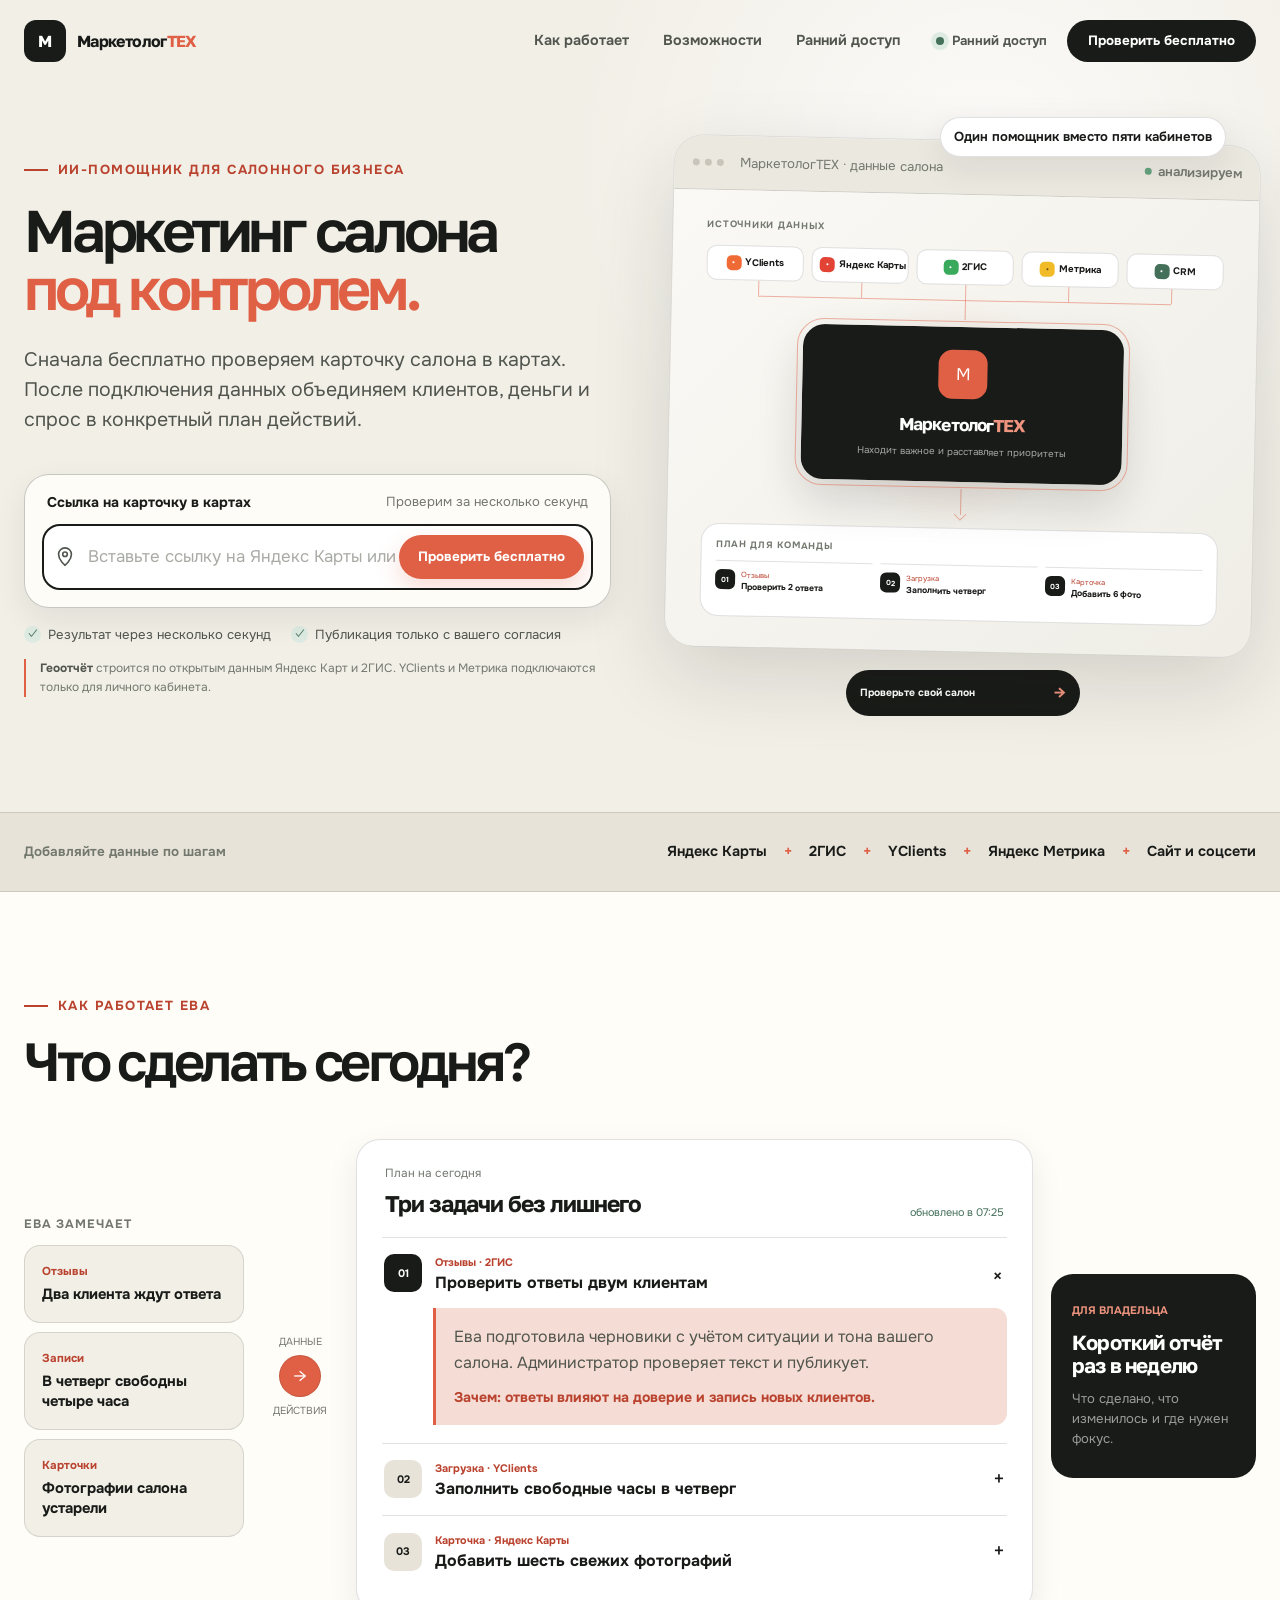
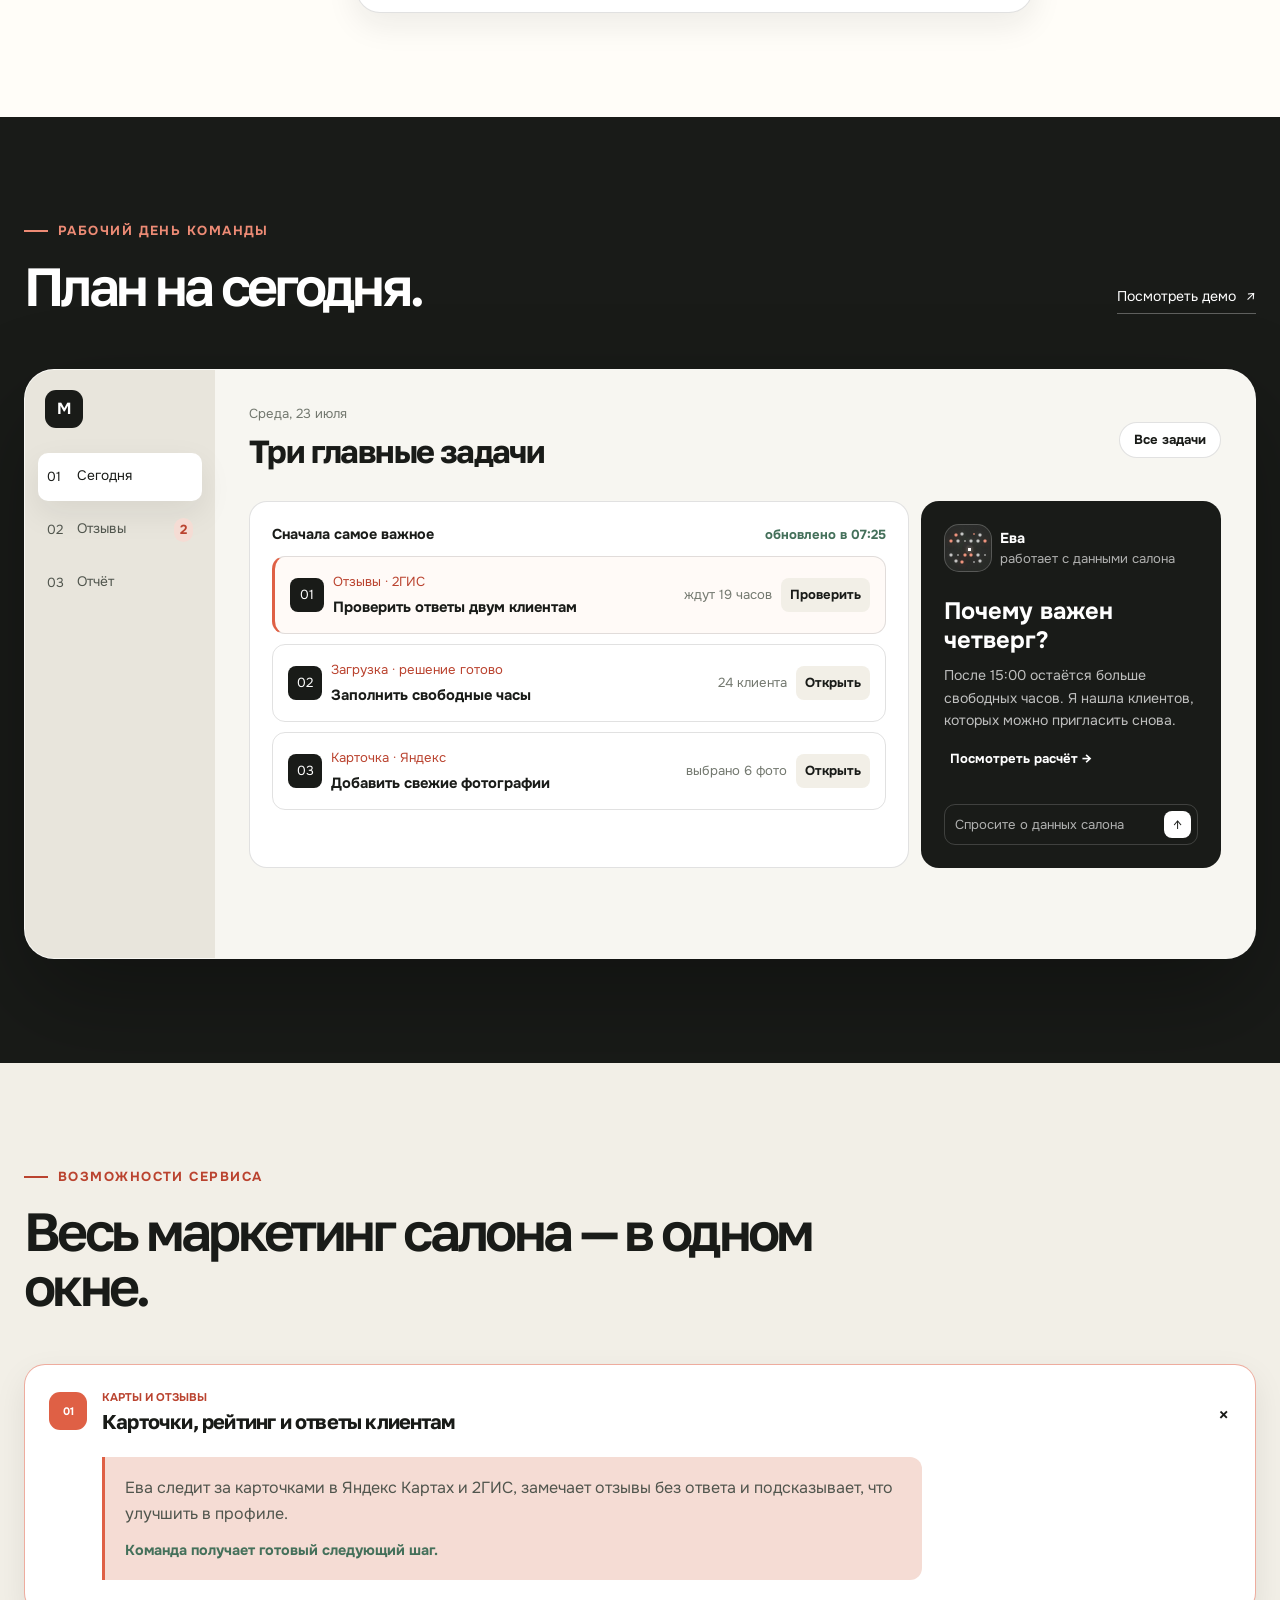
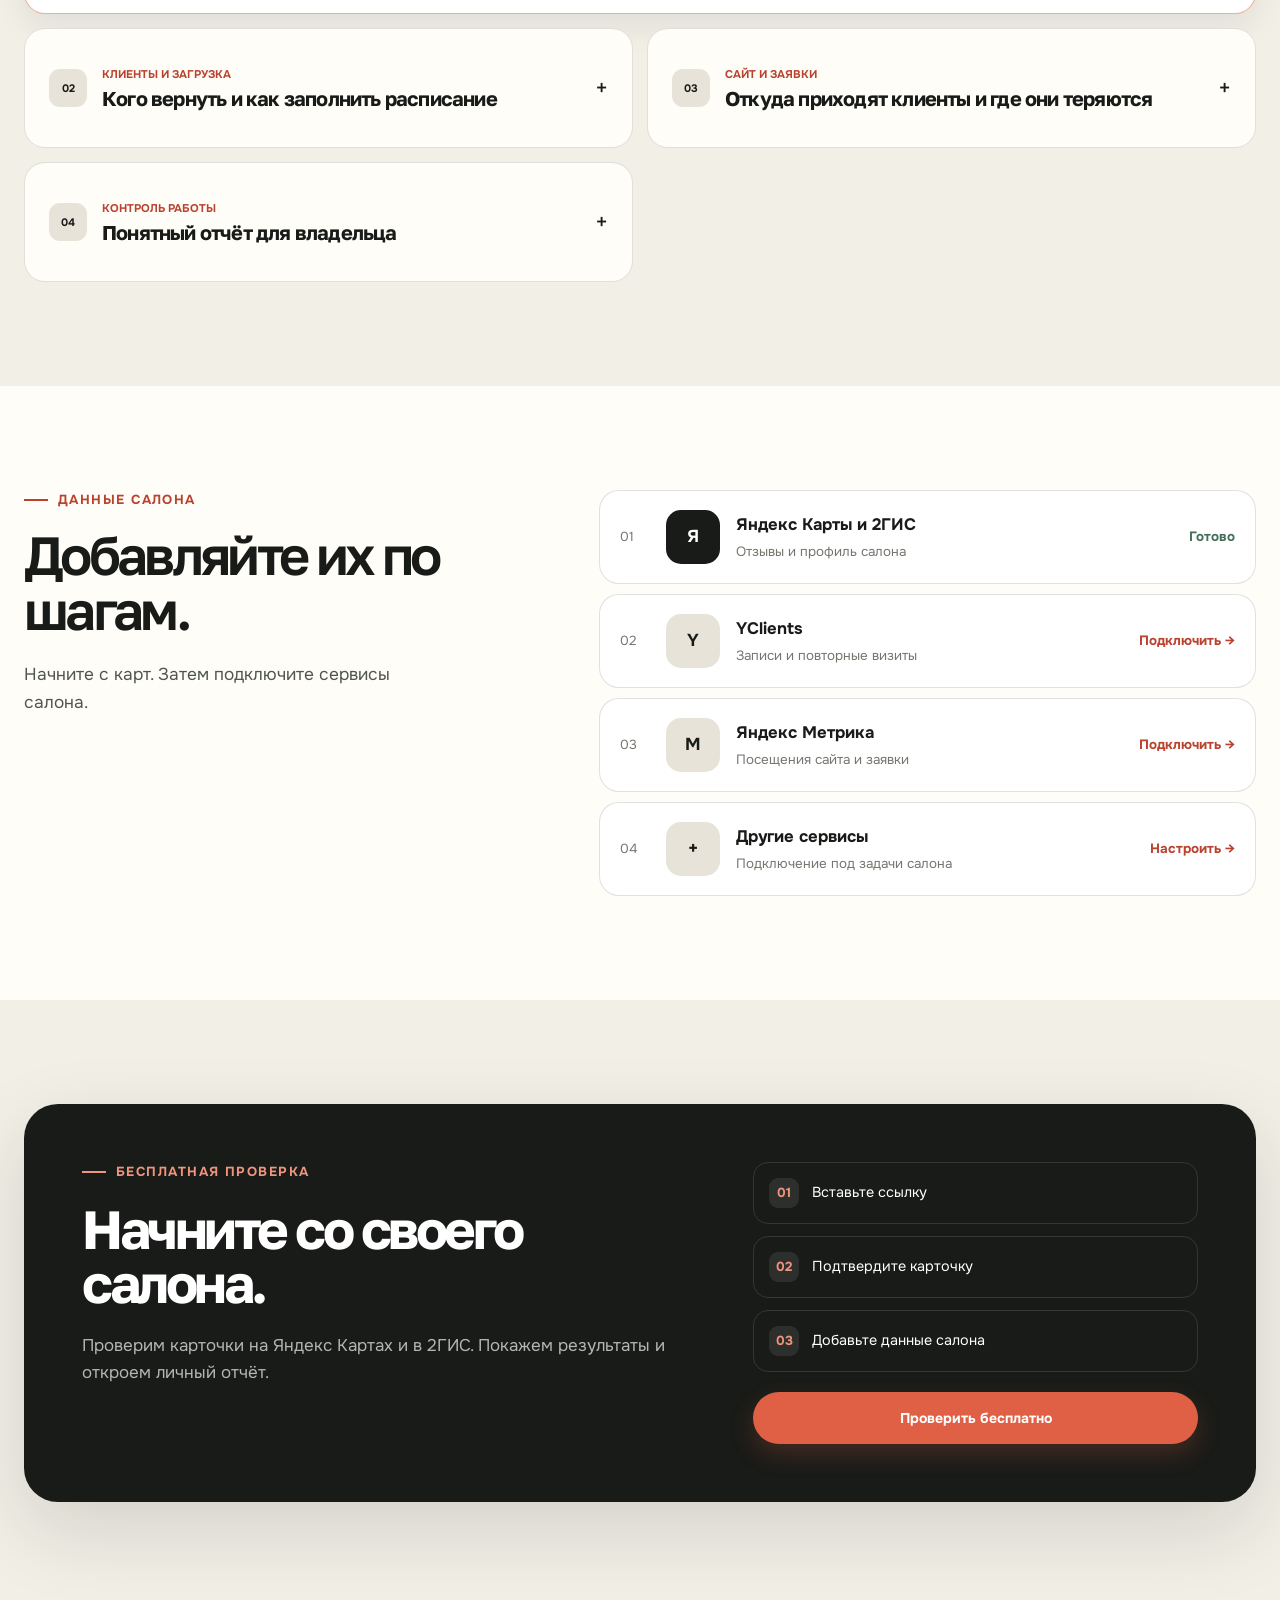
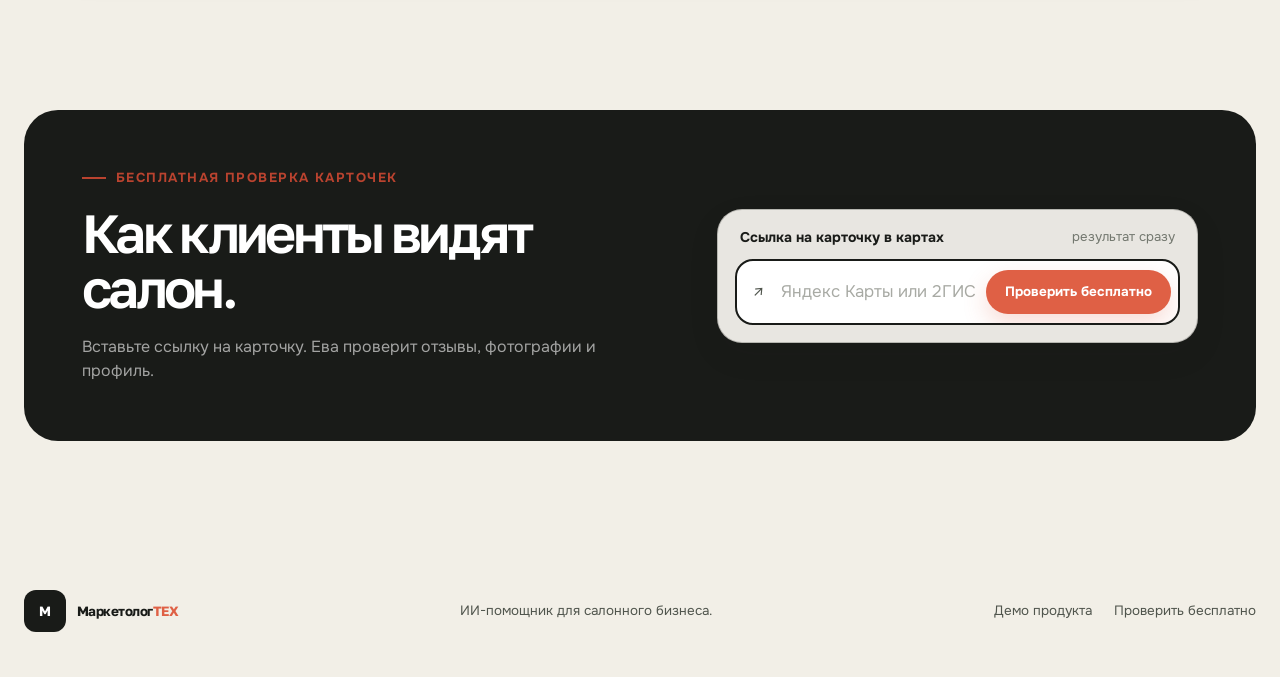
<file: index.html>
<!doctype html>
<html lang="ru">
<head>
  <meta charset="utf-8">
  <meta name="viewport" content="width=device-width, initial-scale=1">
  <title>Маркетинг салона под контролем — МаркетологТЕХ</title>
  <meta name="description" content="МаркетологТЕХ обрабатывает данные карт, отзывов и клиентов и формирует конкретные задачи для команды салона.">
  <meta name="theme-color" content="#f2efe7">
  <meta property="og:title" content="Маркетинг салона под контролем">
  <meta property="og:description" content="Конкретные задачи для команды на основе данных салона.">
  <meta property="og:type" content="website">
  <link rel="icon" href="data:image/svg+xml,%3Csvg xmlns='http://www.w3.org/2000/svg' viewBox='0 0 64 64'%3E%3Crect width='64' height='64' rx='18' fill='%23191b18'/%3E%3Cpath d='M16 45V19h7l9 14 9-14h7v26h-7V30L32 43 23 30v15z' fill='white'/%3E%3C/svg%3E">
  <link rel="preconnect" href="https://fonts.googleapis.com">
  <link rel="preconnect" href="https://fonts.gstatic.com" crossorigin>
  <link href="https://fonts.googleapis.com/css2?family=Golos+Text:wght@500;600;700&amp;family=Onest:wght@400;500;600;700&amp;display=swap" rel="stylesheet">
  <link rel="stylesheet" href="assets/css/landing-v4.css?v=20260728v5">
</head>
<body>
  <header class="site-header" data-header>
    <div class="shell header-inner">
      <a class="brand" href="#top" aria-label="МаркетологТЕХ">
        <span class="brand-mark">М</span>
        <span class="brand-name">Маркетолог<span>ТЕХ</span></span>
      </a>
      <nav class="main-nav" aria-label="Навигация">
        <a href="#how">Как работает</a>
        <a href="#workspace">Возможности</a>
        <a href="#pilot">Ранний доступ</a>
      </nav>
      <div class="header-actions">
        <span class="early-label"><i></i> Ранний доступ</span>
        <a class="button button--dark button--small" href="#audit">Проверить бесплатно</a>
      </div>
    </div>
  </header>

  <main id="top">
    <section class="hero">
      <div class="shell hero-grid">
        <div class="hero-copy">
          <p class="eyebrow reveal-item">ИИ-помощник для салонного бизнеса</p>
          <h1 class="reveal-item">Маркетинг салона<br><em>под контролем.</em></h1>
          <p class="hero-lead reveal-item">Сначала бесплатно проверяем карточку салона в картах. После подключения данных объединяем клиентов, деньги и спрос в конкретный план действий.</p>

          <form class="salon-finder reveal-item" id="hero-audit-form" novalidate>
            <div class="finder-title">
              <label for="salon-address">Ссылка на карточку в картах</label>
              <span>Проверим за несколько секунд</span>
            </div>
            <div class="finder-control">
              <span class="finder-pin" aria-hidden="true">
                <svg viewBox="0 0 24 24" fill="none"><path d="M12 21s7-5.2 7-12a7 7 0 1 0-14 0c0 6.8 7 12 7 12Z"></path><circle cx="12" cy="9" r="2.5"></circle></svg>
              </span>
              <input id="salon-address" name="maps_url" type="url" placeholder="Вставьте ссылку на Яндекс Карты или 2ГИС" autocomplete="url" inputmode="url" aria-autocomplete="none" aria-controls="hero-suggestions" required>
              <button class="button button--accent" type="submit" aria-label="Проверить бесплатно"><span class="cta-full">Проверить бесплатно</span><span class="cta-short" aria-hidden="true">Проверить</span></button>
            </div>
            <div class="salon-suggestions" id="hero-suggestions" role="listbox" hidden>
              <div class="suggestion-note"><span class="suggestion-logo">↗</span><span><strong>Поддерживаем Яндекс Карты и 2ГИС</strong><small>Ссылка помогает сразу проверить именно ваш салон</small></span></div>
              <button type="button" data-manual-salon>
                <span class="suggestion-logo suggestion-logo--soft">+</span><span><strong>Не нашли свой салон?</strong><small>Укажите название и адрес — проверим карточки отдельно</small></span><i>Указать →</i>
              </button>
              <p>Не нашли ссылку? Укажите название и город — поможем найти карточку.</p>
            </div>
            <p class="field-message" data-error-for="salon-address" aria-live="polite"></p>
          </form>

          <div class="hero-trust reveal-item">
            <span><i>✓</i> Результат через несколько секунд</span>
            <span><i>✓</i> Публикация только с вашего согласия</span>
          </div>
          <p class="hero-scenario-note reveal-item"><b>Геоотчёт</b> строится по открытым данным Яндекс Карт и 2ГИС. YClients и Метрика подключаются только для личного кабинета.</p>
        </div>

        <div class="hero-product reveal-item" aria-label="Схема работы МаркетологТЕХ">
          <div class="product-window product-window--flow">
            <div class="window-bar">
              <span><i></i><i></i><i></i></span>
              <p>МаркетологТЕХ · данные салона</p>
              <b><i></i> анализируем</b>
            </div>
            <div class="hero-flow">
              <div class="hero-flow-sources">
                <span class="hero-flow-label">Источники данных</span>
                <div class="hero-flow-source-list">
                  <span class="flow-source flow-source--y">YClients</span>
                  <span class="flow-source flow-source--maps">Яндекс Карты</span>
                  <span class="flow-source flow-source--gis">2ГИС</span>
                  <span class="flow-source flow-source--metrika">Метрика</span>
                  <span class="flow-source flow-source--crm">CRM</span>
                </div>
              </div>
              <div class="hero-flow-connector" aria-hidden="true"><i></i><i></i><i></i><i></i><i></i></div>
              <div class="hero-flow-engine">
                <span class="brand-mark">М</span>
                <div><strong>Маркетолог<span>ТЕХ</span></strong><small>Находит важное и расставляет приоритеты</small></div>
              </div>
              <div class="hero-flow-connector hero-flow-connector--out" aria-hidden="true"><i></i></div>
              <div class="hero-flow-output">
                <span class="hero-flow-label">План для команды</span>
                <article><b>01</b><div><small>Отзывы</small><strong>Проверить 2 ответа</strong></div></article>
                <article><b>02</b><div><small>Загрузка</small><strong>Заполнить четверг</strong></div></article>
                <article><b>03</b><div><small>Карточка</small><strong>Добавить 6 фото</strong></div></article>
              </div>
            </div>
          </div>
          <a class="hero-flow-cta" href="#audit">Проверьте свой салон <b>→</b></a>
          <div class="hero-note hero-note--top">Один помощник вместо пяти кабинетов</div>
        </div>
      </div>
    </section>

    <section class="source-marquee" aria-label="Источники данных">
      <div class="shell">
        <p>Добавляйте данные по шагам</p>
        <div><span>Яндекс Карты</span><i>+</i><span>2ГИС</span><i>+</i><span>YClients</span><i>+</i><span>Яндекс Метрика</span><i>+</i><span>Сайт и соцсети</span></div>
      </div>
    </section>

    <section class="section mechanism" id="how">
      <div class="shell">
        <div class="compact-heading reveal-item">
          <p class="eyebrow">Как работает Ева</p>
          <h2>Что сделать сегодня?</h2>
        </div>
        <div class="today-board reveal-item">
          <aside class="today-signals">
            <p>Ева замечает</p>
            <article><span>Отзывы</span><strong>Два клиента ждут ответа</strong></article>
            <article><span>Записи</span><strong>В четверг свободны четыре часа</strong></article>
            <article><span>Карточки</span><strong>Фотографии салона устарели</strong></article>
          </aside>
          <div class="today-arrow" aria-hidden="true"><span>Данные</span><i>→</i><span>Действия</span></div>
          <div class="today-tasks">
            <div class="today-tasks-head"><div><span>План на сегодня</span><strong>Три задачи без лишнего</strong></div><small>обновлено в 07:25</small></div>
            <details open>
              <summary><b>01</b><div><small>Отзывы · 2ГИС</small><strong>Проверить ответы двум клиентам</strong></div><i>+</i></summary>
              <div class="today-task-detail"><p>Ева подготовила черновики с учётом ситуации и тона вашего салона. Администратор проверяет текст и публикует.</p><span>Зачем: ответы влияют на доверие и запись новых клиентов.</span></div>
            </details>
            <details>
              <summary><b>02</b><div><small>Загрузка · YClients</small><strong>Заполнить свободные часы в четверг</strong></div><i>+</i></summary>
              <div class="today-task-detail"><p>Сервис нашёл клиентов, которые обычно записываются в этот период, и подготовил сегмент для приглашения.</p><span>Зачем: вернуть выручку в часы с низкой загрузкой.</span></div>
            </details>
            <details>
              <summary><b>03</b><div><small>Карточка · Яндекс Карты</small><strong>Добавить шесть свежих фотографий</strong></div><i>+</i></summary>
              <div class="today-task-detail"><p>Ева показывает, какие фото нужны карточке, чтобы клиент быстрее понял атмосферу и услуги салона.</p><span>Зачем: сильная карточка приводит больше переходов в запись.</span></div>
            </details>
          </div>
          <div class="today-owner"><span>Для владельца</span><strong>Короткий отчёт раз в неделю</strong><p>Что сделано, что изменилось и где нужен фокус.</p></div>
        </div>
      </div>
    </section>

    <section class="section workspace-showcase" id="workspace">
      <div class="shell">
        <div class="showcase-heading reveal-item">
          <div>
            <p class="eyebrow">Рабочий день команды</p>
            <h2>План на сегодня.</h2>
          </div>
          <a class="text-link" href="demo.html">Посмотреть демо <span>↗</span></a>
        </div>

        <div class="dashboard-preview reveal-item">
          <aside class="preview-nav" role="tablist" aria-label="Демонстрация разделов">
            <span class="preview-mark">М</span>
            <button class="is-active" type="button" data-tour-tab="home"><i>01</i>Сегодня</button>
            <button type="button" data-tour-tab="reviews"><i>02</i>Отзывы <b>2</b></button>
            <button type="button" data-tour-tab="finance"><i>03</i>Отчёт</button>
          </aside>
          <div class="preview-workspace is-active" data-tour-panel="home">
            <div class="preview-head"><div><span>Среда, 23 июля</span><strong>Три главные задачи</strong></div><button type="button" data-demo-link="demo.html?screen=tasks">Все задачи</button></div>
            <div class="preview-main">
              <section class="preview-calendar">
                <div class="preview-section-title"><span>Сначала самое важное</span><b>обновлено в 07:25</b></div>
                <div class="compact-task compact-task--priority"><span class="task-index">01</span><div><i>Отзывы · 2ГИС</i><strong>Проверить ответы двум клиентам</strong></div><small>ждут 19 часов</small><button type="button" data-demo-link="demo.html?screen=geo&amp;task=review">Проверить</button></div>
                <div class="compact-task"><span class="task-index">02</span><div><i>Загрузка · решение готово</i><strong>Заполнить свободные часы</strong></div><small>24 клиента</small><button type="button" data-demo-link="demo.html?screen=clients&amp;task=thursday">Открыть</button></div>
                <div class="compact-task"><span class="task-index">03</span><div><i>Карточка · Яндекс</i><strong>Добавить свежие фотографии</strong></div><small>выбрано 6 фото</small><button type="button" data-demo-link="demo.html?screen=geo&amp;task=photos">Открыть</button></div>
              </section>
              <aside class="preview-eva">
                <div><span class="eva-sigil eva-sigil--orb" aria-hidden="true"><span class="eva-mini-orb"><i style="--x:-12px;--y:-13px;--d:-1.1s"></i><i style="--x:-6px;--y:-14px;--d:-.3s"></i><i style="--x:0;--y:-15px;--d:-1.8s"></i><i style="--x:6px;--y:-14px;--d:-.7s"></i><i style="--x:12px;--y:-13px;--d:-1.4s"></i><i style="--x:-17px;--y:-7px;--d:-.5s"></i><i style="--x:-10px;--y:-7px;--d:-1.6s"></i><i style="--x:-3px;--y:-7px;--d:-.2s"></i><i style="--x:3px;--y:-7px;--d:-1.2s"></i><i style="--x:10px;--y:-7px;--d:-.8s"></i><i style="--x:17px;--y:-7px;--d:-1.9s"></i><i style="--x:-19px;--y:0;--d:-.4s"></i><i style="--x:-12px;--y:0;--d:-1.3s"></i><i style="--x:-5px;--y:0;--d:-.1s"></i><i style="--x:0;--y:0;--d:-1.7s"></i><i style="--x:5px;--y:0;--d:-.6s"></i><i style="--x:12px;--y:0;--d:-1.5s"></i><i style="--x:19px;--y:0;--d:-.9s"></i><i style="--x:-17px;--y:7px;--d:-1.8s"></i><i style="--x:-10px;--y:7px;--d:-.3s"></i><i style="--x:-3px;--y:7px;--d:-1.1s"></i><i style="--x:3px;--y:7px;--d:-.7s"></i><i style="--x:10px;--y:7px;--d:-1.6s"></i><i style="--x:17px;--y:7px;--d:-.2s"></i><i style="--x:-12px;--y:13px;--d:-1.4s"></i><i style="--x:-6px;--y:14px;--d:-.5s"></i><i style="--x:0;--y:15px;--d:-1.9s"></i><i style="--x:6px;--y:14px;--d:-.8s"></i><i style="--x:12px;--y:13px;--d:-1.2s"></i></span></span><p><strong>Ева</strong><small>работает с данными салона</small></p></div>
                <h3>Почему важен четверг?</h3>
                <p>После 15:00 остаётся больше свободных часов. Я нашла клиентов, которых можно пригласить снова.</p>
                <button type="button" data-demo-link="demo.html?task=thursday">Посмотреть расчёт →</button>
                <div class="preview-chat"><span>Спросите о данных салона</span><i>↑</i></div>
              </aside>
            </div>
          </div>
          <div class="preview-workspace tour-panel" data-tour-panel="calendar" hidden>
            <div class="preview-head"><div><span>23–29 июля</span><strong>Календарь команды</strong></div><button type="button">+ Задача</button></div>
            <div class="tour-calendar-grid"><article><span>Пн, 21</span><strong>4 задачи выполнено</strong><i class="is-good"></i></article><article><span>Вт, 22</span><strong>3 задачи выполнено</strong><i class="is-good"></i></article><article class="is-active"><span>Ср, 23</span><strong>3 задачи сегодня</strong><i></i></article><article><span>Чт, 24</span><strong>Согласовать акцию</strong><i></i></article></div>
            <div class="tour-task"><span>10:00</span><div><small>Отзывы</small><strong>Проверить ответы клиентам</strong></div><button>Открыть →</button></div>
            <div class="tour-task"><span>14:00</span><div><small>Загрузка</small><strong>Согласовать «Тихий четверг»</strong></div><button>Открыть →</button></div>
          </div>
          <div class="preview-workspace tour-panel" data-tour-panel="reviews" hidden>
            <div class="preview-head"><div><span>Яндекс Карты + 2ГИС</span><strong>Отзывы ждут ответа</strong></div><button type="button" data-demo-link="demo.html?screen=geo">2 новых</button></div>
            <article class="tour-review"><div><span>ОВ</span><p><strong>Ольга В.</strong><small>★★★☆☆ · вчера</small></p></div><blockquote>«Стрижка хорошая, но мастера ждала 25 минут…»</blockquote><div class="tour-draft"><small>Ответ подготовлен ИИ</small><p>Ольга, спасибо, что написали. Нам жаль, что вам пришлось ждать…</p></div><button data-demo-link="demo.html?screen=geo&amp;task=review">Проверить и перейти в карты →</button></article>
          </div>
          <div class="preview-workspace tour-panel" data-tour-panel="clients" hidden>
            <div class="preview-head"><div><span>YClients · анализ поведения</span><strong>Клиенты, которым нужна помощь</strong></div><button type="button">Все сегменты</button></div>
            <div class="tour-client-metrics"><article><span>Начали уходить</span><strong>38</strong><small>нарушили привычный ритм</small></article><article><span>Вернулись</span><strong>27</strong><small>+18% к июню</small></article><article><span>Удержаны</span><strong>64</strong><small>после персональной работы</small></article></div>
            <div class="tour-task"><span>01</span><div><small>Готово к проверке</small><strong>Персональная рассылка для 14 клиентов</strong></div><button>Проверить →</button></div>
          </div>
          <div class="preview-workspace tour-panel" data-tour-panel="finance" hidden>
            <div class="preview-head"><div><span>15–21 июля</span><strong>Итог для владельца</strong></div><button type="button" data-demo-link="demo.html?screen=reports">Открыть отчёт</button></div>
            <div class="tour-client-metrics"><article><span>Выполнено</span><strong>18 из 21</strong><small>задачи команды</small></article><article><span>Рейтинг</span><strong>4,7 ★</strong><small>+0,1 за неделю</small></article><article><span>Главный резерв</span><strong>Четверг</strong><small>нужен фокус</small></article></div>
            <div class="tour-finance-chart"><i style="--h:35%"></i><i style="--h:48%"></i><i style="--h:44%"></i><i style="--h:60%"></i><i style="--h:72%"></i><i class="is-current" style="--h:88%"></i></div>
          </div>
        </div>
      </div>
    </section>

    <section class="section product-areas">
      <div class="shell">
        <div class="compact-heading reveal-item">
          <p class="eyebrow">Возможности сервиса</p>
          <h2>Весь маркетинг салона — в одном окне.</h2>
        </div>
        <div class="capability-accordion reveal-item">
          <details open><summary><span>01</span><div><small>Карты и отзывы</small><strong>Карточки, рейтинг и ответы клиентам</strong></div><i>+</i></summary><div class="capability-detail"><p>Ева следит за карточками в Яндекс Картах и 2ГИС, замечает отзывы без ответа и подсказывает, что улучшить в профиле.</p><b>Команда получает готовый следующий шаг.</b></div></details>
          <details><summary><span>02</span><div><small>Клиенты и загрузка</small><strong>Кого вернуть и как заполнить расписание</strong></div><i>+</i></summary><div class="capability-detail"><p>После подключения YClients сервис видит свободные часы, повторные визиты и клиентов, которым пора напомнить о себе.</p><b>Приглашения получают те, кому они действительно актуальны.</b></div></details>
          <details><summary><span>03</span><div><small>Сайт и заявки</small><strong>Откуда приходят клиенты и где они теряются</strong></div><i>+</i></summary><div class="capability-detail"><p>Данные Метрики помогают увидеть путь клиента: от первого перехода до заявки, и найти точки роста в рекламе и сайте.</p><b>Решения опираются на поведение, а не на догадки.</b></div></details>
          <details><summary><span>04</span><div><small>Контроль работы</small><strong>Понятный отчёт для владельца</strong></div><i>+</i></summary><div class="capability-detail"><p>Все задачи и изменения собраны в одном отчёте: что сделала команда, что сработало и чему уделить внимание на следующей неделе.</p><b>Владелец видит движение без ручных сводок.</b></div></details>
        </div>
      </div>
    </section>

    <section class="section integration-section">
      <div class="shell integration-layout">
        <div class="integration-copy reveal-item">
          <p class="eyebrow">Данные салона</p>
          <h2>Добавляйте их по шагам.</h2>
          <p>Начните с карт. Затем подключите сервисы салона.</p>
        </div>
        <div class="connection-list reveal-item">
          <article class="is-connected"><span>01</span><i>Я</i><div><strong>Яндекс Карты и 2ГИС</strong><small>Отзывы и профиль салона</small></div><b>Готово</b></article>
          <article><span>02</span><i>Y</i><div><strong>YClients</strong><small>Записи и повторные визиты</small></div><b>Подключить →</b></article>
          <article><span>03</span><i>М</i><div><strong>Яндекс Метрика</strong><small>Посещения сайта и заявки</small></div><b>Подключить →</b></article>
          <article><span>04</span><i>+</i><div><strong>Другие сервисы</strong><small>Подключение под задачи салона</small></div><b>Настроить →</b></article>
        </div>
      </div>
    </section>

    <section class="section pilot-section" id="pilot">
      <div class="shell pilot-card reveal-item">
        <div>
          <p class="eyebrow">Бесплатная проверка</p>
          <h2>Начните со своего салона.</h2>
          <p>Проверим карточки на Яндекс Картах и в 2ГИС. Покажем результаты и откроем личный отчёт.</p>
        </div>
        <div class="pilot-steps">
          <span><b>01</b> Вставьте ссылку</span>
          <span><b>02</b> Подтвердите карточку</span>
          <span><b>03</b> Добавьте данные салона</span>
          <a class="button button--accent" href="#audit">Проверить бесплатно</a>
        </div>
      </div>
    </section>

    <section class="section final-audit" id="audit">
      <div class="shell final-audit-card reveal-item">
        <div>
          <p class="eyebrow">Бесплатная проверка карточек</p>
          <h2>Как клиенты видят салон.</h2>
          <p>Вставьте ссылку на карточку. Ева проверит отзывы, фотографии и профиль.</p>
        </div>
        <form class="salon-finder salon-finder--bottom" id="bottom-audit-form" novalidate>
          <div class="finder-title"><label for="bottom-address">Ссылка на карточку в картах</label><span>результат сразу</span></div>
          <div class="finder-control"><span class="finder-pin" aria-hidden="true">↗</span><input id="bottom-address" name="maps_url" type="url" placeholder="Яндекс Карты или 2ГИС" inputmode="url" required><button class="button button--accent" type="submit" aria-label="Проверить бесплатно"><span class="cta-full">Проверить бесплатно</span><span class="cta-short" aria-hidden="true">Проверить</span></button></div>
          <div class="salon-suggestions" id="bottom-suggestions" role="listbox" hidden>
            <div class="suggestion-note"><span class="suggestion-logo">↗</span><span><strong>Поддерживаем Яндекс Карты и 2ГИС</strong><small>Прямая ссылка исключает ошибку при поиске</small></span></div>
            <button type="button" data-manual-salon><span class="suggestion-logo suggestion-logo--soft">+</span><span><strong>Не нашли свой салон?</strong><small>Укажите название и адрес — проверим карточки отдельно</small></span><i>Указать →</i></button>
          </div>
          <p class="field-message" data-error-for="bottom-address" aria-live="polite"></p>
        </form>
      </div>
    </section>
  </main>

  <footer class="site-footer">
    <div class="shell footer-inner">
      <a class="brand" href="#top"><span class="brand-mark">М</span><span class="brand-name">Маркетолог<span>ТЕХ</span></span></a>
      <p>ИИ-помощник для салонного бизнеса.</p>
      <div><a href="demo.html">Демо продукта</a><a href="#audit">Проверить бесплатно</a></div>
    </div>
  </footer>

  <div class="audit-flow" id="audit-flow" aria-hidden="true">
    <div class="audit-flow-backdrop" data-flow-close></div>
    <section class="audit-flow-panel" role="dialog" aria-modal="true" aria-labelledby="flow-title">
      <header class="flow-header">
        <a class="brand" href="#top" tabindex="-1"><span class="brand-mark">М</span><span class="brand-name">Маркетолог<span>ТЕХ</span></span></a>
        <div class="flow-progress"><i class="is-active"></i><i></i></div>
        <button class="flow-close" type="button" aria-label="Закрыть" data-flow-close>×</button>
      </header>

      <div class="flow-stage" data-flow-stage="manual" hidden>
        <div class="scan-side">
          <p class="flow-kicker">Поиск вне базы</p>
          <h2 id="manual-flow-title">Найдём салон<br>вручную.</h2>
          <p class="scan-caption"><i></i><span>Сначала сверим название и город, затем подтвердим карточки на картах. Случайную точку не покажем.</span></p>
        </div>
        <div class="contact-side">
          <p class="flow-kicker">Не нашли в списке?</p>
          <h2>Укажите данные салона</h2>
          <p>Если карточек нет в нашей базе, найдём их отдельно. Можно добавить прямую ссылку на карту — это ускорит проверку.</p>
          <form id="manual-salon-form" novalidate>
            <label for="manual-salon-name">Название салона</label>
            <input id="manual-salon-name" name="salon_name" type="text" placeholder="Например, Sansmood" autocomplete="organization" required>
            <label for="manual-salon-city">Город</label>
            <input id="manual-salon-city" name="city" type="text" placeholder="Москва" autocomplete="address-level2" required>
            <label for="manual-salon-address">Адрес</label>
            <input id="manual-salon-address" name="address" type="text" placeholder="Улица, дом" autocomplete="street-address">
            <label for="manual-yandex-url">Ссылка на Яндекс Карты <small>(необязательно)</small></label>
            <input id="manual-yandex-url" name="yandex_maps_url" type="url" placeholder="https://yandex.ru/maps/..." inputmode="url">
            <label for="manual-2gis-url">Ссылка на 2ГИС <small>(необязательно)</small></label>
            <input id="manual-2gis-url" name="twogis_maps_url" type="url" placeholder="https://2gis.ru/..." inputmode="url">
            <p class="field-message" id="manual-salon-error" aria-live="polite"></p>
            <button class="button button--accent button--wide" type="submit">Найти и проверить карточки</button>
          </form>
        </div>
      </div>

      <div class="flow-stage is-active" data-flow-stage="collect">
        <div class="scan-side">
          <div class="selected-salon">
            <div class="selected-cover"><img src="assets/img/salon-audit-cover.jpg" alt=""><span data-selected-logo>И</span></div>
            <div><small>Проверяем</small><strong data-selected-salon>Салон «Ирис»</strong><p data-selected-address>Москва, ул. Остоженка, 25</p></div>
          </div>
          <h2 id="flow-title">Проверяем карточки</h2>
          <ul class="scan-steps">
            <li class="is-done"><i>✓</i><span><strong>Находим салон</strong><small>Яндекс Карты и 2ГИС</small></span></li>
            <li class="is-active"><i></i><span><strong>Читаем отзывы</strong><small>Темы и ответы</small></span></li>
            <li><i></i><span><strong>Проверяем профиль</strong><small>Данные и фотографии</small></span></li>
            <li><i></i><span><strong>Готовим рекомендации</strong><small>Что улучшить сначала</small></span></li>
          </ul>
          <div class="scan-caption"><i></i><span data-scan-state>Первые выводы появятся через несколько секунд.</span></div>
        </div>

        <div class="contact-side">
          <p class="flow-kicker">Бесплатная проверка</p>
          <h2>Первые результаты готовы</h2>
          <p>Укажите удобный контакт. Мы отправим полный отчёт и сохраним результаты.</p>
          <div class="audit-teaser" data-audit-teaser hidden>
            <article><strong>6 отзывов</strong><span>ждут ответа</span></article>
            <article><strong>48 дней</strong><span>с прошлого обновления фото</span></article>
            <article><strong>72%</strong><span>профиль заполнен</span></article>
          </div>
          <form id="flow-contact-form" novalidate>
            <label for="flow-name">Ваше имя</label>
            <input id="flow-name" name="name" type="text" placeholder="Анна" autocomplete="name" required>
            <fieldset class="channel-choice">
              <legend>Куда отправить отчёт?</legend>
              <button class="is-active" type="button" data-channel="telegram" aria-pressed="true">Telegram</button>
              <button type="button" data-channel="max" aria-pressed="false">MAX</button>
              <button type="button" data-channel="phone" aria-pressed="false">Позвонить</button>
            </fieldset>
            <input type="hidden" id="flow-channel" name="channel" value="telegram">
            <label for="flow-contact" id="flow-contact-label">Telegram</label>
            <input id="flow-contact" name="contact" type="text" placeholder="@nickname" autocomplete="username" required>
            <div class="call-time" id="call-time" hidden>
              <label for="flow-time">Предпочтительное время звонка</label>
              <select id="flow-time" name="time">
                <option>Сегодня, 12:00–15:00</option>
                <option>Сегодня, 15:00–18:00</option>
                <option>Завтра, 10:00–13:00</option>
              </select>
            </div>
            <label class="consent-check">
              <input id="flow-consent" type="checkbox" required>
              <span>Соглашаюсь на обработку персональных данных и принимаю политику конфиденциальности</span>
            </label>
            <p class="field-message" id="flow-error" aria-live="polite"></p>
            <button class="button button--accent button--wide" type="submit" data-audit-submit disabled>Получить полный отчёт</button>
          </form>
        </div>
      </div>

      <div class="flow-stage flow-ready" data-flow-stage="ready" hidden>
        <div class="ready-visual">
          <div class="ready-score"><span>Оценка карточек</span><strong>67<small>/100</small></strong><i style="--score:67%"></i></div>
          <div class="ready-metrics"><article><span>Рейтинг</span><strong>4,6 ★</strong><small>выше за месяц</small></article><article><span>Ответы</span><strong>34%</strong><small>6 ждут ответа</small></article><article><span>Профиль</span><strong>72%</strong><small>заполнено</small></article></div>
        </div>
        <div class="ready-copy">
          <p class="flow-kicker">Шаг 2 из 2 · отчёт готов</p>
          <h2>Рекомендации уже внутри</h2>
          <p>Откройте отчёт с показателями карточек и планом на первую неделю.</p>
          <ul><li><i>✓</i> 6 отзывов ждут ответа</li><li><i>✓</i> пора обновить фотографии</li><li><i>✓</i> план на первую неделю готов</li></ul>
          <a class="button button--dark button--wide ready-primary-action" id="open-dashboard" href="demo.html?guest=1">Открыть личный отчёт →</a>
          <button class="text-button" type="button" data-flow-close>Вернуться на сайт</button>
        </div>
      </div>
    </section>
  </div>

  <script src="assets/js/landing.js?v=20260731maps"></script>
</body>
</html>
</file>
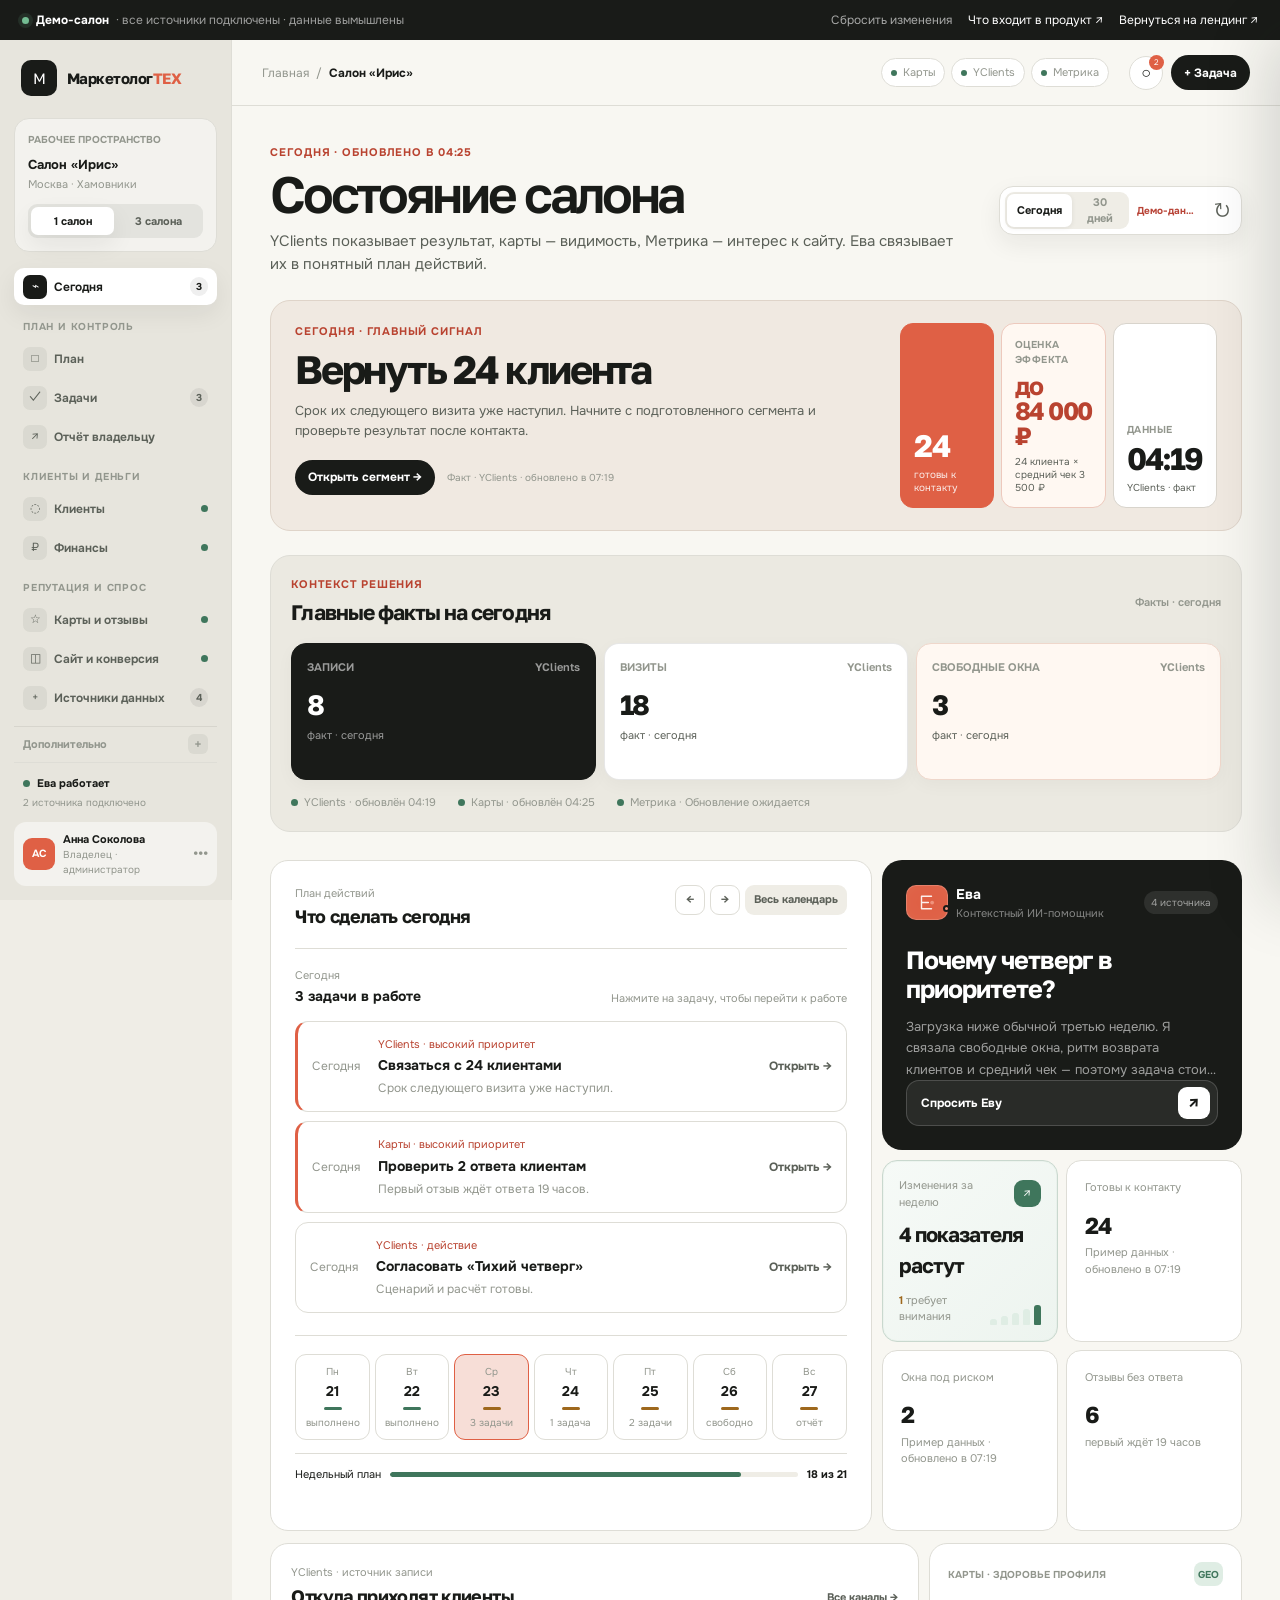
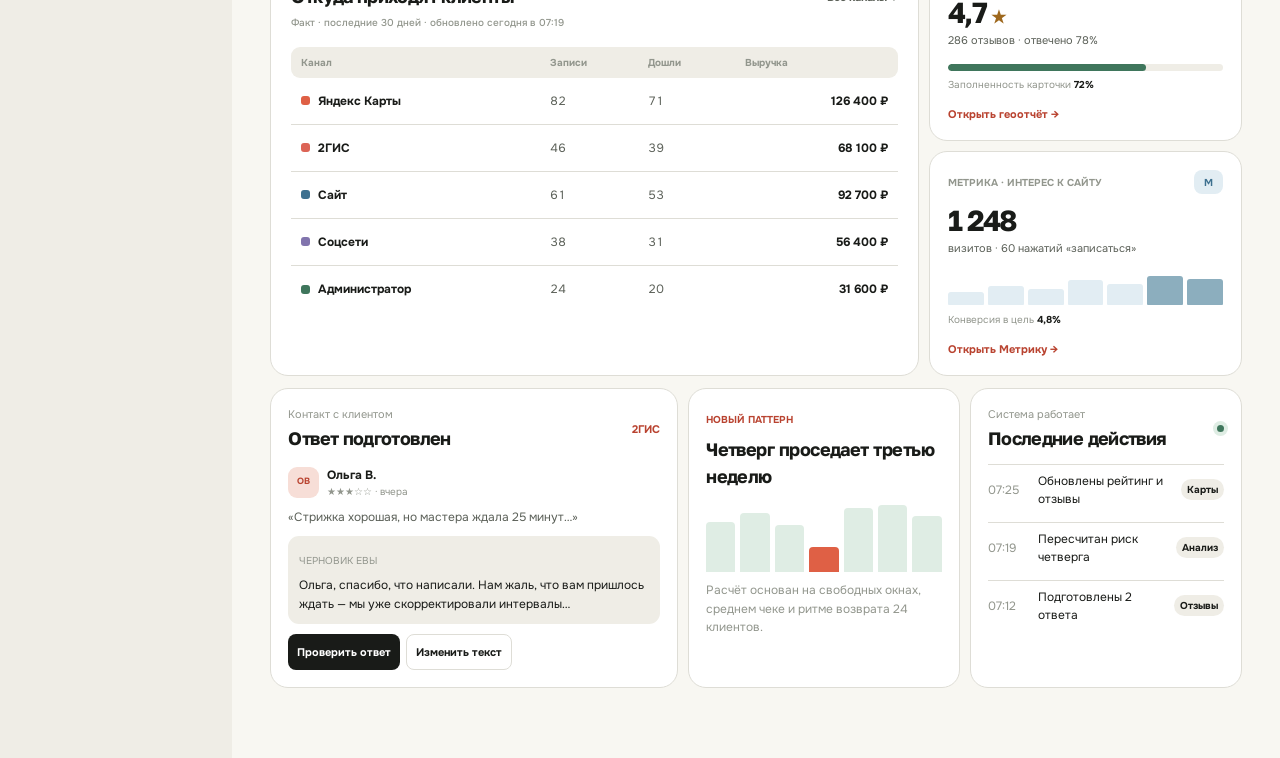
<file: demo.html>
<!doctype html>
<html lang="ru">
<head>
  <meta charset="utf-8">
  <meta name="viewport" content="width=device-width, initial-scale=1">
  <title>Рабочее пространство — МаркетологТЕХ</title>
  <meta name="description" content="Интерактивный прототип кабинета ИИ-маркетолога МаркетологТЕХ.">
  <meta name="robots" content="noindex">
  <link rel="preconnect" href="https://fonts.googleapis.com">
  <link rel="preconnect" href="https://fonts.gstatic.com" crossorigin>
  <link href="https://fonts.googleapis.com/css2?family=Golos+Text:wght@500;600;700&amp;family=Onest:wght@400;500;600;700&amp;display=swap" rel="stylesheet">
  <link rel="stylesheet" href="assets/css/demo.css?v=20260801-summary">
</head>
<body>
  <div class="demo-notice">
    <span><i></i> <b data-demo-status>Демо-салон</b> <em data-demo-copy>· все источники подключены · данные вымышлены</em></span>
    <div class="demo-notice-actions"><button type="button" data-reset-demo>Сбросить изменения</button><a href="functions-overview.html">Что входит в продукт ↗</a><a href="index.html">Вернуться на лендинг ↗</a></div>
  </div>

  <div class="app-shell">
    <aside class="sidebar" aria-label="Разделы продукта">
      <a class="product-brand" href="index.html"><span>М</span><strong>Маркетолог<em>ТЕХ</em></strong></a>
      <div class="salon-switcher">
        <p>Рабочее пространство</p>
        <strong data-salon-name>Салон «Ирис»</strong>
        <span data-salon-address>Москва · Хамовники</span>
        <div><button class="is-active" type="button" data-scope="single">1 салон</button><button type="button" data-scope="network">3 салона</button></div>
      </div>

      <nav class="side-nav" aria-label="Навигация кабинета">
        <button class="is-active" type="button" data-screen="home"><i>⌁</i><span>Сегодня</span><b data-home-count>3</b></button>
        <p>План и контроль</p>
        <button type="button" data-screen="calendar"><i>□</i><span>План</span></button>
        <button type="button" data-screen="tasks"><i>✓</i><span>Задачи</span><b>4</b></button>
        <button type="button" data-screen="reports"><i>↗</i><span>Отчёт владельцу</span></button>
        <p>Клиенты и деньги</p>
        <button type="button" data-screen="clients"><i>◌</i><span>Клиенты</span><u class="source-dot source-dot--yc"></u></button>
        <button type="button" data-screen="finance"><i>₽</i><span>Финансы</span><u class="source-dot source-dot--yc"></u></button>
        <p>Репутация и спрос</p>
        <button type="button" data-screen="geo"><i>☆</i><span>Карты и отзывы</span><u class="source-dot is-live"></u></button>
        <button type="button" data-screen="site"><i>◫</i><span>Сайт и конверсия</span><u class="source-dot source-dot--metric"></u></button>
        <button type="button" data-screen="integrations"><i>+</i><span>Источники данных</span><b data-integration-count>4</b></button>
        <details class="side-nav-more">
          <summary>Дополнительно <i>+</i></summary>
          <button type="button" data-screen="signals"><i>⌁</i><span>Рынок</span><b>3</b></button>
          <button type="button" data-screen="strategy"><i>↗</i><span>Стратегия</span><b>90</b></button>
          <button type="button" data-screen="content"><i>✦</i><span>Контент-фабрика</span><b>8</b></button>
          <button type="button" data-screen="growth"><i>◇</i><span>Аналитика</span><u class="source-dot source-dot--metric"></u></button>
        </details>
      </nav>

      <div class="sidebar-status"><span><i></i> Ева работает</span><p data-source-count>4 источника подключено</p></div>
      <div class="profile-card"><span>АС</span><div><strong>Анна Соколова</strong><small>Владелец · администратор</small></div><button type="button" data-placeholder="Настройки профиля откроются в рабочем кабинете" aria-label="Настройки профиля">•••</button></div>
    </aside>

    <main class="workspace">
      <header class="topbar">
        <button class="mobile-menu" type="button" data-mobile-menu aria-label="Открыть меню">☰</button>
        <div class="breadcrumbs"><span data-section-name>Главная</span><i>/</i><strong data-topbar-salon>Салон «Ирис»</strong></div>
        <div class="source-health"><span class="is-live"><i></i>Карты</span><button type="button" data-connect="yclients"><i></i>YClients</button><button type="button" data-connect="metrica"><i></i>Метрика</button></div>
        <div class="top-actions">
          <a class="demo-salon-button" href="demo.html" data-demo-salon><span>Демо-салон</span><small>все подключения</small></a>
          <button class="create-account" type="button" data-open-account><i aria-hidden="true">+</i><span>Создать аккаунт</span></button>
          <button class="icon-button" type="button" data-notifications aria-label="Уведомления: 2 новых" aria-expanded="false">○<i data-notification-badge>2</i></button>
          <button class="add-task-button" type="button" data-add-task>+ Задача</button>
        </div>
        <aside class="notification-popover" data-notification-popover hidden>
          <div><strong data-notification-title>Что изменилось</strong><button type="button" data-close-notifications aria-label="Закрыть уведомления">×</button></div>
          <article><i></i><span><strong>Появился новый отзыв</strong><small>2ГИС · 19 часов назад</small></span></article>
          <article><i></i><span><strong>Четверг снова ниже нормы</strong><small>Ева обновила расчёт в 07:19</small></span></article>
        </aside>
      </header>

      <section class="screen is-active" data-screen-panel="home">
        <div class="page-head dashboard-page-head">
          <div><p data-summary-updated>Среда, 23 июля · обновлено в 07:25</p><h1 data-home-priority-title>Состояние салона</h1><span data-home-priority-copy>YClients показывает результат, карты — видимость, Метрика — интерес к сайту. Ева связывает их в понятный план действий.</span></div>
          <div class="dashboard-range-control" aria-label="Период главного экрана"><div role="group" aria-label="Выберите период"><button class="is-active" type="button" data-dashboard-range="today" aria-pressed="true">Сегодня</button><button type="button" data-dashboard-range="30d" aria-pressed="false">30 дней</button></div><span data-dashboard-state>Демо-данные</span><button type="button" data-dashboard-refresh aria-label="Обновить данные" title="Обновить данные">↻</button></div>
        </div>

        <section class="dashboard-focus" aria-label="Главный сигнал дня">
          <div class="dashboard-focus-copy"><span data-summary-signal-kicker>Сегодня · главный сигнал</span><h2 data-summary-signal-title>Вернуть 24 клиента</h2><p data-summary-signal-body>Срок их следующего визита уже наступил. Начните с подготовленного сегмента и проверьте результат после контакта.</p><div class="dashboard-focus-actions"><button class="primary-button" type="button" data-summary-signal-action data-go="clients">Открыть сегмент →</button><small data-summary-signal-meta>Факт · YClients · обновлено в 07:19</small></div></div>
          <div class="dashboard-focus-stats"><article><strong data-summary-primary-value>24</strong><span data-summary-primary-label>клиента готовы к контакту</span></article><article class="dashboard-focus-estimate"><small>Оценка эффекта</small><strong data-summary-potential-value>до 84 000 ₽</strong><span data-summary-potential-formula>24 клиента × средний чек 3 500 ₽</span></article><article><small>Данные</small><strong data-summary-source-time>07:19</strong><span data-summary-source-label>YClients · сегодня</span></article></div>
        </section>

        <section class="dashboard-kpi-block" aria-label="Контекст решения">
          <div class="dashboard-kpi-head"><div><span>Контекст решения</span><h2 data-summary-kpis-title>Три факта, которые стоит держать в фокусе</h2></div><small class="dashboard-kpi-period" data-summary-kpis-period>Факты · последние 30 дней</small></div>
          <div class="dashboard-kpis">
            <article class="dashboard-kpi dashboard-kpi--dark" data-summary-kpi-card><div><span data-summary-kpi-label>Выручка</span><b data-summary-kpi-source>YClients</b></div><strong data-summary-kpi-value>428 600 ₽</strong><small><span data-summary-kpi-period-label>факт за 30 дней</span> <em data-summary-kpi-delta>+12,4% к предыдущему периоду</em></small></article>
            <article class="dashboard-kpi" data-summary-kpi-card><div><span data-summary-kpi-label>Повторная запись</span><b data-summary-kpi-source>YClients</b></div><strong data-summary-kpi-value>38%</strong><small><span data-summary-kpi-period-label>факт за 30 дней</span> <em data-summary-kpi-delta>цель месяца — 42%</em></small></article>
            <article class="dashboard-kpi dashboard-kpi--warm" data-summary-kpi-card><div><span data-summary-kpi-label>Отзывы без ответа</span><b data-summary-kpi-source>Карты</b></div><strong data-summary-kpi-value>6</strong><small><span data-summary-kpi-period-label>факт на сегодня</span> <em data-summary-kpi-delta>первый ждёт 19 часов</em></small></article>
          </div>
          <div class="dashboard-kpi-foot" data-summary-sources><span><i class="source-dot source-dot--yc"></i> YClients обновлён сегодня в 07:19</span><span><i class="source-dot is-live"></i> Карты обновлены сегодня в 07:25</span><span><i class="source-dot source-dot--metric"></i> Метрика обновлена вчера</span></div>
        </section>

        <div class="home-layout">
          <section class="calendar-panel calendar-panel--useful surface">
            <div class="section-title calendar-title"><div><span>План действий</span><h2>Что сделать сегодня</h2></div><div class="calendar-arrows"><button type="button" data-calendar-shift="-1" aria-label="Предыдущая неделя">←</button><button type="button" data-calendar-shift="1" aria-label="Следующая неделя">→</button><button type="button" data-go="calendar">Весь календарь</button></div></div>
            <div class="week-calendar" role="tablist">
              <button type="button" data-calendar-day="21"><span>Пн</span><strong>21</strong><i class="is-done"></i><small>выполнено</small></button>
              <button type="button" data-calendar-day="22"><span>Вт</span><strong>22</strong><i class="is-done"></i><small>выполнено</small></button>
              <button class="is-today" type="button" data-calendar-day="23"><span>Ср</span><strong>23</strong><i></i><small>3 задачи</small></button>
              <button type="button" data-calendar-day="24"><span>Чт</span><strong>24</strong><i></i><small>1 задача</small></button>
              <button type="button" data-calendar-day="25"><span>Пт</span><strong>25</strong><i></i><small>2 задачи</small></button>
              <button type="button" data-calendar-day="26"><span>Сб</span><strong>26</strong><i></i><small>свободно</small></button>
              <button type="button" data-calendar-day="27"><span>Вс</span><strong>27</strong><i></i><small>отчёт</small></button>
            </div>
            <div class="day-agenda">
              <div class="agenda-heading"><div><span data-agenda-date>Сегодня, 23 июля</span><strong data-agenda-count>3 задачи</strong></div><small>Нажмите на задачу, чтобы перейти к работе</small></div>
              <div class="agenda-list" data-agenda-list data-summary-actions>
                <button class="agenda-task is-urgent" type="button" data-task-route="geo" data-task-focus="review">
                  <time>10:00</time><span><i>Отзывы · ответ готов</i><strong>Проверить 2 ответа клиентам</strong><small>Первый отзыв ждёт ответа 19 часов</small></span><b>Открыть →</b>
                </button>
                <button class="agenda-task" type="button" data-task-route="clients" data-task-focus="thursday">
                  <time>14:00</time><span><i>Загрузка · решение владельца</i><strong>Согласовать «Тихий четверг»</strong><small>Сценарий и расчёт готовы</small></span><b>Открыть →</b>
                </button>
                <button class="agenda-task" type="button" data-task-route="geo" data-task-focus="photos">
                  <time>16:00</time><span><i>Карточка · материалы выбраны</i><strong>Добавить 6 свежих фотографий</strong><small>Не обновлялись 48 дней</small></span><b>Открыть →</b>
                </button>
              </div>
            </div>
            <div class="today-progress"><span>Недельный план</span><div><i data-week-progress-bar style="width:86%"></i></div><strong data-week-progress-label>18 из 21</strong></div>
          </section>

          <div class="home-side">
            <aside class="eva-panel" data-eva-panel>
              <div class="eva-head">
                <span class="eva-sigil" aria-hidden="true"><svg viewBox="0 0 40 40"><path d="M12 10h16M12 20h11M12 30h16M12 10v20"></path><circle cx="29" cy="20" r="3"></circle></svg></span>
                <div><strong>Ева</strong><small>Контекстный ИИ-помощник</small></div><i data-eva-source-count>4 источника</i>
              </div>
              <h2 data-eva-title>Почему четверг в приоритете?</h2>
              <p data-eva-summary>Загрузка ниже обычной третью неделю. Я связала свободные окна, ритм возврата клиентов и средний чек — поэтому задача стоит второй, после отзывов.</p>
              <div class="eva-expandable" data-eva-expandable aria-hidden="true">
                <div class="eva-expandable-inner">
                  <div class="eva-evidence">
                    <span><small>Источник</small><strong data-eva-source>YClients</strong></span>
                    <span><small>Паттерн</small><strong>3 недели</strong></span>
                    <span><small>Решение</small><strong>нужен владелец</strong></span>
                  </div>
                  <div class="eva-response" data-eva-response hidden><small>Ответ Евы</small><p></p></div>
                  <form class="eva-chat" data-eva-form><input type="text" placeholder="Спросите о данных салона" aria-label="Вопрос Еве" tabindex="-1"><button type="submit" aria-label="Отправить вопрос" disabled>↑</button></form>
                </div>
              </div>
              <button class="eva-activate" type="button" data-eva-toggle aria-expanded="false"><span data-eva-toggle-label>Спросить Еву</span><i data-eva-toggle-icon aria-hidden="true">↗</i></button>
            </aside>

            <div class="overview-strip">
              <article class="overview-growth">
                <div class="overview-growth-head"><span>Изменения за неделю</span><i>↗</i></div>
                <strong>4 показателя растут</strong>
                <div class="overview-growth-foot"><span><b>1</b> требует внимания</span><i></i><i></i><i></i><i></i><i></i></div>
              </article>
              <article class="source-locked" data-requires-source="yclients"><span>Готовы к контакту</span><strong data-single="24" data-network="61">24</strong><small>срок следующего визита наступил</small><button type="button" data-connect="yclients">Подключить YClients</button></article>
              <article class="source-locked" data-requires-source="yclients"><span>Окна под риском</span><strong data-single="2" data-network="6">2</strong><small>четверг ниже среднего на 38%</small><button type="button" data-connect="yclients">Подключить YClients</button></article>
              <article><span>Отзывы без ответа</span><strong>6</strong><small>первый ждёт 19 часов</small></article>
            </div>
          </div>
        </div>

        <section class="dashboard-sources" aria-label="Сводка источников">
          <section class="source-ledger surface">
            <div class="section-title"><div><span>YClients · источник записи</span><h2>Откуда приходят клиенты</h2><small class="source-ledger-meta">Факт · последние 30 дней · обновлено сегодня в 07:19</small></div><button type="button" data-go="clients">Все каналы →</button></div>
            <div class="source-ledger-head"><span>Канал</span><span>Записи</span><span>Дошли</span><span>Выручка</span></div>
            <div class="source-ledger-row"><strong><i class="channel-mark channel-mark--orange"></i>Яндекс Карты</strong><span>82</span><span>71</span><b>126 400 ₽</b></div>
            <div class="source-ledger-row"><strong><i class="channel-mark channel-mark--red"></i>2ГИС</strong><span>46</span><span>39</span><b>68 100 ₽</b></div>
            <div class="source-ledger-row"><strong><i class="channel-mark channel-mark--blue"></i>Сайт</strong><span>61</span><span>53</span><b>92 700 ₽</b></div>
            <div class="source-ledger-row"><strong><i class="channel-mark channel-mark--violet"></i>Соцсети</strong><span>38</span><span>31</span><b>56 400 ₽</b></div>
            <div class="source-ledger-row"><strong><i class="channel-mark channel-mark--sage"></i>Администратор</strong><span>24</span><span>20</span><b>31 600 ₽</b></div>
          </section>
          <div class="source-snapshot-stack">
            <article class="source-snapshot source-snapshot--geo surface"><div><span>Карты · здоровье профиля</span><b>GEО</b></div><strong>4,7 <small>★</small></strong><p>286 отзывов · отвечено 78%</p><div class="source-progress"><i style="width:72%"></i></div><small>Заполненность карточки <b>72%</b></small><button type="button" data-go="geo">Открыть геоотчёт →</button></article>
            <article class="source-snapshot source-snapshot--metric surface"><div><span>Метрика · интерес к сайту</span><b>М</b></div><strong>1 248</strong><p>визитов · 60 нажатий «записаться»</p><div class="source-mini-chart"><i style="--h:38%"></i><i style="--h:54%"></i><i style="--h:46%"></i><i style="--h:72%"></i><i style="--h:61%"></i><i style="--h:84%"></i><i style="--h:76%"></i></div><small>Конверсия в цель <b>4,8%</b></small><button type="button" data-go="site">Открыть Метрику →</button></article>
          </div>
        </section>

        <div class="home-secondary">
          <aside class="reply-panel surface" data-focus-target="review">
            <div class="section-title"><div><span>Контакт с клиентом</span><h2>Ответ подготовлен</h2></div><b>2ГИС</b></div>
            <div class="review-mini"><div><span>ОВ</span><p><strong>Ольга В.</strong><small>★★★☆☆ · вчера</small></p></div><blockquote>«Стрижка хорошая, но мастера ждала 25 минут…»</blockquote></div>
            <div class="reply-draft"><span>Черновик Евы</span><p>Ольга, спасибо, что написали. Нам жаль, что вам пришлось ждать — мы уже скорректировали интервалы…</p></div>
            <div class="reply-actions"><button type="button" data-open-task="review">Проверить ответ</button><button type="button" data-placeholder="Черновик открыт для редактирования">Изменить текст</button></div>
          </aside>
          <article class="insight-card" data-focus-target="thursday"><span>Новый паттерн</span><h3>Четверг проседает третью неделю</h3><div class="bar-chart"><i style="--h:72%"></i><i style="--h:84%"></i><i style="--h:68%"></i><i class="is-risk" style="--h:36%"></i><i style="--h:91%"></i><i style="--h:96%"></i><i style="--h:80%"></i></div><p>Расчёт основан на свободных окнах, среднем чеке и ритме возврата 24 клиентов.</p></article>
          <article class="activity-card"><div class="section-title"><div><span>Система работает</span><h2>Последние действия</h2></div><i></i></div><ul><li><time>07:25</time><span>Обновлены рейтинг и отзывы</span><b>Карты</b></li><li><time>07:19</time><span>Пересчитан риск четверга</span><b>Анализ</b></li><li><time>07:12</time><span>Подготовлены 2 ответа</span><b>Отзывы</b></li></ul></article>
        </div>
      </section>

      <section class="screen" data-screen-panel="calendar" hidden>
        <div class="page-head page-head--compact"><div><p>23–29 июля</p><h1>Календарь</h1><span>Вся работа команды по дням — ручные задачи и рекомендации Евы.</span></div><button class="primary-button" type="button" data-add-task>+ Добавить задачу</button></div>
        <div class="calendar-toolbar"><strong>Неделя · 21–25 июля</strong><small>Приоритеты расставлены по сроку и влиянию</small></div>
        <div class="full-calendar">
          <div class="time-column"><span>09:00</span><span>11:00</span><span>13:00</span><span>15:00</span><span>17:00</span></div>
          <div class="day-column"><header><span>Пн</span><strong>21</strong></header><article class="event is-done" style="--start:1;--span:2"><small>Карточки</small><strong>Обновить цены</strong><i>Выполнено</i></article></div>
          <div class="day-column"><header><span>Вт</span><strong>22</strong></header><article class="event is-done" style="--start:2;--span:2"><small>Клиенты</small><strong>Отправить 14 сообщений</strong><i>Выполнено</i></article></div>
          <div class="day-column is-today"><header><span>Ср</span><strong>23</strong></header><article class="event is-risk" style="--start:1;--span:2" data-open-task="review" role="button" tabindex="0"><small>Отзывы · 10:00</small><strong>Проверить ответы</strong><i>2 клиента</i></article><article class="event" style="--start:4;--span:2" data-open-task="photos" role="button" tabindex="0"><small>Карточка · 16:00</small><strong>Добавить фото</strong><i>6 материалов</i></article></div>
          <div class="day-column"><header><span>Чт</span><strong>24</strong></header><article class="event is-owner" style="--start:3;--span:2" data-open-task="thursday" role="button" tabindex="0"><small>Акция · 14:00</small><strong>Тихий четверг</strong><i>Согласовать</i></article></div>
          <div class="day-column"><header><span>Пт</span><strong>25</strong></header><article class="event" style="--start:2;--span:2"><small>Клиенты</small><strong>Проверить возвраты</strong><i>Результат</i></article></div>
        </div>
      </section>

      <section class="screen" data-screen-panel="tasks" hidden>
        <div class="page-head page-head--compact"><div><p data-task-summary>4 задачи · 2 требуют решения</p><h1>Задачи</h1><span>Приоритет учитывает срок, влияние на клиента и доступность данных.</span></div><button class="primary-button" type="button" data-add-task>+ Новая задача</button></div>
        <div class="filter-row"><button class="is-active" data-task-filter="all">Все <i data-task-count="all">4</i></button><button data-task-filter="today">Сегодня <i data-task-count="today">3</i></button><button data-task-filter="review">Проверить <i data-task-count="review">2</i></button><button data-task-filter="done">Выполнено <i data-task-count="done">1</i></button></div>
        <div class="task-table surface"><div class="task-table-row task-table-head"><span>Задача</span><span>Источник</span><span>Влияние</span><span>Статус</span><span></span></div><div class="task-table-row" data-task-key="review" data-task-status="today review"><div><strong>Проверить ответ Ольге В.</strong><small>19 часов без ответа</small></div><span>2ГИС</span><b>Репутация</b><i class="status is-review">Проверить</i><button data-open-task="review">→</button></div><div class="task-table-row" data-task-key="thursday" data-task-status="today review"><div><strong>Заполнить пустой четверг</strong><small>Паттерн повторяется 3 недели</small></div><span>YClients</span><b>Расчёт готов</b><i class="status is-owner">Согласовать</i><button data-open-task="thursday">→</button></div><div class="task-table-row" data-task-key="photos" data-task-status="today"><div><strong>Добавить 6 фотографий</strong><small>Не обновлялись 48 дней</small></div><span>Яндекс</span><b>Карточка</b><i class="status">Сегодня</i><button data-open-task="photos">→</button></div><div class="task-table-row is-complete" data-task-status="done"><div><strong>Обновить прайс в карточке</strong><small>Выполнено сегодня в 09:42</small></div><span>Карты</span><b>—</b><i class="status is-done">Выполнено</i><button disabled aria-label="Выполнено">✓</button></div></div>
      </section>

      <section class="screen" data-screen-panel="clients" hidden>
        <div class="page-head page-head--compact"><div><p>Источник · YClients</p><h1>Клиенты и возвраты</h1><span>Показываем, кто вернулся, кто выпал из привычного ритма и какое действие стоит сделать сегодня.</span></div><button class="connection-button" type="button" data-connect="yclients">Подключить YClients</button></div>
        <div class="source-preview-note"><span>Демо-данные</span><p>Реальные показатели появятся после подключения YClients.</p><button type="button" data-connect="yclients">Подключить через OAuth →</button></div>
        <div class="metrics-row client-metrics"><article><span>Активная база</span><strong>846</strong><small>клиенты за 12 месяцев</small></article><article><span>Вернулись за 30 дней</span><strong class="positive">27</strong><small>+18% к предыдущему месяцу</small></article><article><span>Начали пропадать</span><strong class="negative">38</strong><small>нарушили привычный ритм</small></article><article><span>Доля возврата</span><strong>38%</strong><small>цель на месяц — 42%</small></article></div>
        <div class="client-analytics-grid">
          <section class="surface client-return-chart"><div class="section-title"><div><span>Динамика возврата</span><h2>Клиенты возвращаются чаще</h2></div><b class="positive">+18%</b></div><div class="return-chart-bars"><i style="--h:42%"><small>апр</small><b>18</b></i><i style="--h:51%"><small>май</small><b>21</b></i><i style="--h:47%"><small>июн</small><b>19</b></i><i class="is-current" style="--h:72%"><small>июл</small><b>27</b></i></div><p class="chart-caption">Число клиентов с повторной записью в течение 30 дней после визита.</p></section>
          <aside class="surface client-funnel"><div class="section-title"><div><span>Путь клиента</span><h2>Где теряем возврат</h2></div></div><div class="client-funnel-step"><strong>312</strong><span>состоялись визиты</span><b>100%</b></div><div class="client-funnel-step"><strong>86</strong><span>нужен следующий шаг</span><b>28%</b></div><div class="client-funnel-step is-good"><strong>27</strong><span>записались повторно</span><b>38% от группы</b></div><p>Ева выделяет клиентов, у которых уже подходит срок следующего визита.</p></aside>
        </div>
        <div class="two-columns"><section class="surface segment-panel"><div class="section-title"><div><span>Сегменты внимания</span><h2>Кому отправить следующий шаг</h2></div><button type="button" data-placeholder="Сегменты можно будет фильтровать по мастеру, услуге и сроку возврата">Фильтры →</button></div><article><span>38</span><div><strong>Начали пропадать</strong><p>Раньше возвращались каждые 5–7 недель.</p></div><b>до 84 000 ₽</b></article><article><span>64</span><div><strong>Были один раз</strong><p>После первого визита не выбрали дату повторно.</p></div><b>до 118 000 ₽</b></article><article><span>24</span><div><strong>Готовы к контакту</strong><p>Срок следующего визита уже наступил.</p></div><b class="positive">приоритет сегодня</b></article><article><span>27</span><div><strong>Вернулись после контакта</strong><p>Записались в течение последних 30 дней.</p></div><b class="positive">+126 800 ₽</b></article></section><aside class="pattern-panel client-explain"><span>Паттерн Евы</span><h2>Клиенты мастера Алины возвращаются на 12 дней позже</h2><p>У группы ниже доля повторной записи. Проверьте предложение следующего визита сразу после услуги.</p><details><summary>Как рассчитано</summary><p>Сравнили средний интервал между визитами по мастерам за последние 90 дней.</p></details><button type="button" data-open-task="thursday">Открыть задачу</button></aside></div>
        <details class="workspace-explainer"><summary>Как читать раздел «Клиенты и возвраты»</summary><p><b>Вернулись</b> — клиенты с новой записью в выбранном окне после предыдущего визита. <b>Начали пропадать</b> — их привычный интервал уже нарушен. Оценка «под риском» помогает выбрать приоритет, но не является гарантированной потерей выручки.</p></details>
      </section>

      <section class="screen" data-screen-panel="finance" hidden>
        <div class="page-head page-head--compact"><div><p>Источник · YClients</p><h1>Финансы</h1><span>Показываем, из чего складывается выручка, где деньги теряются и какой эффект дают возвраты клиентов.</span></div><button class="connection-button" type="button" data-connect="yclients">Подключить YClients</button></div>
        <div class="source-preview-note"><span>Демо-данные</span><p>Реальные показатели появятся после подключения YClients.</p><button type="button" data-connect="yclients">Подключить через OAuth →</button></div>
        <div class="metrics-row finance-kpis"><article class="metric-dark"><span>Выручка за 30 дней</span><strong>428 600 ₽</strong><small>+12,4% к предыдущему периоду</small></article><article><span>Повторная выручка</span><strong>126 800 ₽</strong><small>29,6% от общей выручки</small></article><article><span>Средний чек</span><strong>4 820 ₽</strong><small>+8,1% за месяц</small></article><article><span>Упущено · оценка</span><strong class="negative">до 84 000 ₽</strong><small>no-show и свободные окна</small></article><article><span>Выручка / визит</span><strong>1 374 ₽</strong><small>с учётом всех записей</small></article></div>
        <div class="finance-analytics-grid"><section class="surface finance-chart"><div class="section-title"><div><span>8 недель · YClients</span><h2>Выручка и повторные клиенты</h2></div><b class="positive">тренд вверх</b></div><div class="finance-chart-legend"><span><i class="legend-dot legend-dot--dark"></i>выручка</span><span><i class="legend-dot legend-dot--accent"></i>повторная выручка</span></div><div class="finance-bars"><div><i style="--h:34%"></i><b style="--h:22%"></b><small>2 июн</small></div><div><i style="--h:43%"></i><b style="--h:30%"></b><small>9 июн</small></div><div><i style="--h:41%"></i><b style="--h:28%"></b><small>16 июн</small></div><div><i style="--h:54%"></i><b style="--h:39%"></b><small>23 июн</small></div><div><i style="--h:61%"></i><b style="--h:47%"></b><small>30 июн</small></div><div><i style="--h:70%"></i><b style="--h:55%"></b><small>7 июл</small></div><div><i style="--h:67%"></i><b style="--h:52%"></b><small>14 июл</small></div><div class="is-current"><i style="--h:88%"></i><b style="--h:68%"></b><small>21 июл</small></div></div><p class="chart-caption">Повторная выручка — деньги от клиентов, которые вернулись после предыдущего визита.</p></section><aside class="surface finance-leaks"><div class="section-title"><div><span>Где теряем деньги</span><h2>Разбор потерь</h2></div></div><article><span>01</span><div><strong>No-show</strong><p>7 записей · оценка потери</p></div><b>−33 740 ₽</b></article><article><span>02</span><div><strong>Отмены</strong><p>11 записей · можно вернуть</p></div><b>−28 600 ₽</b></article><article><span>03</span><div><strong>Свободные окна</strong><p>Четверг ниже среднего на 38%</p></div><b>−21 700 ₽</b></article><details><summary>Как считается оценка</summary><p>Средний чек умножается на количество незакрытых визитов. Это ориентир для приоритизации, а не подтверждённая потеря.</p></details></aside></div>
        <section class="finance-breakdown surface"><div class="section-title"><div><span>Структура выручки</span><h2>Какие услуги дают результат</h2></div><button type="button" data-placeholder="В полной версии можно переключить период и филиал">30 дней →</button></div><div class="finance-service-row"><strong>Стрижка и укладка</strong><div><i style="width:82%"></i></div><span>142 800 ₽</span><b>33%</b></div><div class="finance-service-row"><strong>Окрашивание</strong><div><i style="width:68%"></i></div><span>118 400 ₽</span><b>28%</b></div><div class="finance-service-row"><strong>Уход и восстановление</strong><div><i style="width:51%"></i></div><span>86 600 ₽</span><b>20%</b></div><div class="finance-service-row"><strong>Маникюр и экспресс-услуги</strong><div><i style="width:39%"></i></div><span>80 800 ₽</span><b>19%</b></div></section>
        <details class="workspace-explainer"><summary>Как читать финансовые показатели</summary><p><b>Повторная выручка</b> — сумма от клиентов, которые вернулись после прошлого визита. <b>Упущено</b> — расчётный диапазон по no-show, отменам и незакрытым окнам; это ориентир для действий, а не бухгалтерский факт.</p></details>
      </section>

      <section class="screen" data-screen-panel="geo" hidden>
        <div class="page-head page-head--compact"><div><p>Яндекс Карты + 2ГИС · подключено</p><h1>Геомаркетинг</h1><span>Постоянный контроль карточек, отзывов и локального спроса.</span></div><button class="primary-button" type="button" data-placeholder="В рабочей версии откроются карточки Яндекс и 2ГИС">Открыть карточки ↗</button></div>
        <div class="geo-context"><span>Обзор геокарточек</span><p>Сначала проблемы, которые требуют действия; затем показатели.</p></div>
        <div class="geo-hero"><article class="geo-score"><span>Индекс геокарточек</span><div class="geo-score-value"><strong>67</strong><span>из 100</span></div><div class="geo-score-track"><i style="width:67%"></i></div><p>Главный резерв — ответы на отзывы и свежесть фотографий.</p></article><div class="geo-metrics"><article><span>Рейтинг</span><strong>4,6 ★</strong><small class="positive">+0,1 за месяц</small></article><article><span>Ответили</span><strong>78%</strong><small>цель — 90%</small></article><article><span>Среднее время</span><strong>11 ч.</strong><small class="positive">было 1 д. 7 ч.</small></article><article><span>Действия</span><strong>1 008</strong><small>за 3 месяца</small></article></div></div>
        <div class="two-columns"><section class="surface review-list" data-focus-target="review"><div class="section-title"><div><span>Требуют человека</span><h2>6 отзывов без ответа</h2></div><button type="button" data-placeholder="Отзывы отсортированы по влиянию">Сначала важные</button></div><article><div><span>ОВ</span><p><strong>Ольга В.</strong><small>2ГИС · вчера · ★★★☆☆</small></p></div><blockquote>Стрижка хорошая, но мастера ждала 25 минут…</blockquote><button data-open-task="review">Ответ готов →</button></article><article><div><span>АС</span><p><strong>Алина С.</strong><small>Яндекс · 2 дня назад · ★★★★★</small></p></div><blockquote>Очень понравилась атмосфера и мастер Мария!</blockquote><button type="button" data-placeholder="Ева подготовит короткую благодарность">Поблагодарить →</button></article></section><aside class="surface profile-health" data-focus-target="photos"><span>Заполненность</span><strong>72%</strong><div><i style="width:72%"></i></div><ul><li>✓ Адрес и контакты</li><li>✓ Услуги и цены</li><li>! Нужны свежие фото</li><li>! Не заполнены вопросы</li></ul><button type="button" data-open-task="photos">Открыть задачу →</button></aside></div>
        <div class="geo-analytics-grid"><section class="surface geo-trend-card"><div class="section-title"><div><span>Динамика за 90 дней</span><h2>Рейтинг и отзывы</h2></div><b class="positive">+0,2</b></div><div class="geo-trend-chart"><div><i style="--h:42%"></i><small>май</small><b>4,5</b></div><div><i style="--h:55%"></i><small>июнь</small><b>4,6</b></div><div class="is-current"><i style="--h:71%"></i><small>июль</small><b>4,7</b></div></div><p class="chart-caption">Рейтинг растёт после ответов на отзывы. Следующий резерв — свежие фото и заполненные вопросы.</p><details><summary>Что входит в показатель</summary><p>Средняя оценка и количество отзывов по Яндекс.Картам и 2ГИС за выбранный период.</p></details></section><section class="surface geo-sentiment-card"><div class="section-title"><div><span>Отзывы · 286 текстовых</span><h2>О чём говорят клиенты</h2></div><b>Ева</b></div><div class="sentiment-layout"><div class="geo-donut"><span>74%<small>позитив</small></span></div><ul><li><i class="sentiment-dot sentiment-dot--good"></i><span>Атмосфера и мастера</span><b>74%</b></li><li><i class="sentiment-dot sentiment-dot--neutral"></i><span>Цена и ожидание</span><b>16%</b></li><li><i class="sentiment-dot sentiment-dot--bad"></i><span>Опоздания</span><b>10%</b></li></ul></div><p class="chart-caption">Главная повторяющаяся боль — ожидание перед началом услуги.</p></section></div>
        <section class="surface geo-competitors"><div class="section-title"><div><span>Срез рядом с салоном</span><h2>Как выглядит поле конкурентов</h2></div><button type="button" data-placeholder="В полной версии можно изменить радиус и категорию">Радиус 1 км →</button></div><div class="geo-competitor-head"><span>Карточка</span><span>Рейтинг</span><span>Отзывы</span><span>Сигнал</span></div><div class="geo-competitor-row is-ours"><strong><i>01</i>Салон «Ирис» <small>ваша карточка</small></strong><span>4,7 ★</span><span>286</span><b>в фокусе</b></div><div class="geo-competitor-row"><strong><i>02</i>Beauty Room <small>Москва · 0,4 км</small></strong><span>4,8 ★</span><span>412</span><b class="positive">сильнее по отзывам</b></div><div class="geo-competitor-row"><strong><i>03</i>Studio Forma <small>Москва · 0,7 км</small></strong><span>4,5 ★</span><span>198</span><b>меньше фото</b></div></section>
        <details class="workspace-explainer"><summary>Как читать геопоказатели</summary><p><b>Индекс геокарточек</b> объединяет рейтинг, отзывы, заполненность и активность профиля. <b>Сравнение</b> показывает соседние карточки по тем же открытым данным и не является точной позицией в выдаче.</p></details>
      </section>

      <section class="screen" data-screen-panel="signals" hidden>
        <div class="page-head page-head--compact"><div><p>Рынок · конкуренты · спрос</p><h1>Сигналы рынка</h1><span>Ева отделяет изменения, на которые стоит реагировать, от обычного шума.</span></div><button class="primary-button" type="button" data-go="tasks">Открыть задачи</button></div>
        <div class="signal-summary">
          <article><span>За неделю</span><strong>14</strong><small>изменений в районе</small></article>
          <article><span>Требуют внимания</span><strong>3</strong><small>связаны со спросом и картами</small></article>
          <article><span>Возможности</span><strong>2</strong><small>можно использовать в этом месяце</small></article>
          <article class="signal-summary__source"><span>Источники</span><strong>Карты + сайт</strong><small>открытые данные и ваши показатели</small></article>
        </div>
        <div class="market-layout">
          <section class="market-lead">
            <div class="market-lead__label"><span>Сигнал с высоким влиянием</span><i>Проверен Евой</i></div>
            <h2>В районе вырос интерес к экспресс-услугам в будние дни</h2>
            <p>Поисковые запросы и карточки конкурентов показывают рост спроса. У «Ириса» есть свободные окна, которые можно предложить без снижения цены.</p>
            <div class="market-lead__facts"><span><b>Источник</b> Яндекс Карты и Метрика</span><span><b>Почему сейчас</b> тренд держится 12 дней</span><span><b>Что сделать</b> собрать предложение на четверг</span></div>
            <button type="button" data-open-task="thursday">Открыть готовую задачу →</button>
          </section>
          <aside class="market-watch surface">
            <div class="section-title"><div><span>Наблюдаем</span><h2>Ещё два сигнала</h2></div></div>
            <article><i>01</i><div><strong>У конкурента обновились карточки</strong><p>Свежие фото и новые услуги могут повысить видимость в поиске.</p></div><b>Карты</b></article>
            <article><i>02</i><div><strong>Вопросы клиентов повторяются</strong><p>Три формулировки можно превратить в посты и ответы администратора.</p></div><b>Отзывы</b></article>
            <article><i>03</i><div><strong>Пятница стабильно сильнее четверга</strong><p>Есть база для сценария переноса части спроса.</p></div><b>YClients</b></article>
          </aside>
        </div>
        <section class="market-method surface"><span>Как это работает</span><div><strong>1. Собираем сигналы</strong><strong>2. Сверяем с данными салона</strong><strong>3. Выдаём действие и ожидаемый эффект</strong></div><p>Демо показывает принцип работы: реальные выводы появятся после подключения источников и настройки проекта.</p></section>
      </section>

      <section class="screen" data-screen-panel="site" hidden>
        <div class="page-head page-head--compact"><div><p>Сайт · Метрика · путь до записи</p><h1>Сайт и конверсия</h1><span>Разбираем не только трафик: где клиент теряет уверенность и почему не доходит до записи.</span></div><button class="connection-button" type="button" data-connect="metrica">Подключить Метрику</button></div>
        <div class="conversion-score"><article><span>Индекс конверсии</span><strong>62</strong><small>из 100 · потенциал роста найден</small><div><i style="width:62%"></i></div></article><article><span>За 30 дней</span><strong>1 248</strong><small>переходов на сайт</small></article><article><span>До записи дошли</span><strong>4,8%</strong><small>демо-оценка по воронке</small></article><article><span>Главная точка потери</span><strong>Услуги</strong><small>страница не отвечает на 3 частых вопроса</small></article></div>
        <div class="site-workspace"><section class="site-audit surface"><div class="section-title"><div><span>Аудит страницы услуг</span><h2>Что мешает записаться</h2></div><b>3 правки</b></div><article><i>01</i><div><strong>Неясно, кому подойдёт услуга</strong><p>Клиенту не хватает результата, длительности и понятного следующего шага.</p></div><span>Высокое влияние</span></article><article><i>02</i><div><strong>Кнопка записи теряется после первого экрана</strong><p>На мобильном пути до записи нет постоянной точки действия.</p></div><span>Высокое влияние</span></article><article><i>03</i><div><strong>Отзывы не поддерживают решение</strong><p>Нужно показать опыт клиентов рядом с услугой, а не на отдельной странице.</p></div><span>Среднее влияние</span></article><button type="button" data-placeholder="В рабочем продукте здесь откроется разметка страницы с рекомендациями Евы">Открыть разбор страницы →</button></section><aside class="funnel-card"><span>Путь клиента</span><h2>Переход → услуга → запись</h2><div class="funnel-steps"><article><strong>1 248</strong><small>посетили сайт</small></article><i>→</i><article><strong>468</strong><small>открыли услуги</small></article><i>→</i><article><strong>60</strong><small>нажали «записаться»</small></article><i>→</i><article><strong>23</strong><small>оставили контакт</small></article></div><p>Ева связывает падение с экраном и формулировкой, а не просто показывает процент.</p><button type="button" data-open-task="thursday">Создать задачу для команды →</button></aside></div>
        <section class="site-questions surface"><div><span>Быстрые вопросы Еве</span><strong>Вместо долгого поиска по отчётам</strong></div><button type="button" data-placeholder="Ева покажет страницы с наибольшим числом уходов">Где уходят до записи?</button><button type="button" data-placeholder="Ева сопоставит каналы, заявки и записи">Какая реклама приводит записи?</button><button type="button" data-placeholder="Ева предложит правки первого экрана">Что исправить первым?</button></section>
      </section>

      <section class="screen" data-screen-panel="strategy" hidden>
        <div class="page-head page-head--compact"><div><p>Цели · каналы · ожидаемый эффект</p><h1>Стратегия на 90 дней</h1><span>Один маршрут для салона: что делать сейчас, что измерять и к чему это приведёт.</span></div><button class="primary-button" type="button" data-go="reports">Посмотреть цель месяца</button></div>
        <div class="strategy-hero"><section><span>Цель квартала</span><h2>Стабильнее заполнять будни и растить возвраты без постоянных скидок.</h2><p>Стратегия связывает загрузку, геокарточки, клиентские сегменты и контент, чтобы команда не работала по случайному списку задач.</p><div><b>+12%</b><span>цель по повторным записям</span><b>+8 п.п.</b><span>цель по загрузке будней</span></div></section><aside><span>Статус плана</span><strong>В фокусе</strong><p>Идёт 3-я неделя из 12</p><div><i style="width:25%"></i></div><small>7 задач завершено · 2 ждут решения владельца</small></aside></div>
        <div class="strategy-streams"><article><header><span>01 · первые 30 дней</span><b>Сейчас</b></header><h2>Устранить потери</h2><p>Отзывы, карточки и страницы записи — убрать то, что уже мешает спросу.</p><ul><li><i>✓</i>Ответы на отзывы</li><li><i>✓</i>Свежие фото в карточках</li><li><i>→</i>Правки страницы услуг</li></ul><button type="button" data-go="geo">Открыть работу с картами →</button></article><article><header><span>02 · 31–60 дней</span><b>Дальше</b></header><h2>Вернуть и заполнить</h2><p>Сегменты клиентской базы и сценарии для дней с низкой загрузкой.</p><ul><li><i>→</i>Группа риска ухода</li><li><i>→</i>«Тихий четверг»</li><li><i>○</i>Проверка эффекта</li></ul><button type="button" data-go="clients">Открыть клиентов →</button></article><article><header><span>03 · 61–90 дней</span><b>Подготовка</b></header><h2>Закрепить рост</h2><p>Контент, бренд и тесты каналов на основе уже собранных сигналов.</p><ul><li><i>○</i>Контент-план</li><li><i>○</i>Тест оффера</li><li><i>○</i>Сводный отчёт</li></ul><button type="button" data-go="content">Открыть контент →</button></article></div>
      </section>

      <section class="screen" data-screen-panel="content" hidden>
        <div class="page-head page-head--compact"><div><p>Идеи · черновики · публикации</p><h1>Контент-фабрика</h1><span>Преобразует вопросы клиентов, рыночные сигналы и стратегию в материалы для команды.</span></div><button class="primary-button" type="button" data-placeholder="В полном продукте здесь запускается создание нового материала">+ Создать материал</button></div>
        <div class="content-pulse"><article><span>На этой неделе</span><strong>8</strong><small>материалов в работе</small></article><article><span>Готово к публикации</span><strong>3</strong><small>поста · сторис · ответ</small></article><article><span>Основано на данных</span><strong>6</strong><small>тем пришли из отзывов и рынка</small></article><article><span>Бренд-стиль</span><strong>Подключён</strong><small>тон и визуальные правила</small></article></div>
        <div class="content-workspace"><section class="content-queue surface"><div class="section-title"><div><span>Очередь команды</span><h2>Что готовим</h2></div><button type="button" data-go="calendar">К календарю →</button></div><article><i>01</i><div><strong>Как выбрать экспресс-услугу в обед</strong><p>Пост · тема из рыночного сигнала</p></div><b>Черновик</b></article><article><i>02</i><div><strong>До и после: обновление формы</strong><p>Карусель · материалы собраны</p></div><b>Согласование</b></article><article><i>03</i><div><strong>Ответ на частый вопрос о записи</strong><p>Сторис · основано на отзывах</p></div><b>Готово</b></article><article><i>04</i><div><strong>Почему лучше записаться заранее</strong><p>Рилс · поддерживает загрузку четверга</p></div><b>Идея</b></article></section><aside class="content-generator"><span>Помощник по контенту</span><h2>Соберём материал из сигнала</h2><p>Выберите, что нужно команде. В реальном продукте Ева предложит структуру, текст и формат.</p><div><button type="button" data-placeholder="Черновик поста будет собран из выбранного сигнала">Пост</button><button type="button" data-placeholder="Сценарий сторис будет собран из выбранного сигнала">Сторис</button><button type="button" data-placeholder="Сценарий видео будет собран из выбранного сигнала">Видео</button><button type="button" data-placeholder="Черновик ответа будет собран из выбранного сигнала">Ответ</button></div><small>Контекст: спрос на экспресс-услуги в будние дни</small></aside></div>
        <section class="content-sources surface"><span>Откуда приходят темы</span><div><article><b>Отзывы</b><strong>частые вопросы и возражения</strong></article><article><b>Рынок</b><strong>сезонность, спрос, конкуренты</strong></article><article><b>Стратегия</b><strong>цели месяца и приоритетные услуги</strong></article><article><b>Бренд</b><strong>тон, обещание и визуальный стиль</strong></article></div></section>
      </section>

      <section class="screen" data-screen-panel="growth" hidden>
        <div class="page-head page-head--compact"><div><p>Сайт · спрос · контент · стратегия</p><h1>Аналитика для роста</h1><span>Не набор дашбордов: Ева связывает каналы, находит причину и предлагает следующий шаг.</span></div><button class="connection-button" type="button" data-connect="metrica">Подключить Метрику</button></div>
        <div class="analysis-path"><span>Данные</span><i>→</i><span>Причина</span><i>→</i><span>Гипотеза</span><i>→</i><span>Задача команде</span><p>Каждая рекомендация должна объяснять, откуда она появилась и какой результат ожидаем.</p></div>
        <div class="source-preview-note"><span>Демо-данные</span><p>Метрики сайта и конверсии станут реальными после подключения Яндекс Метрики.</p><button type="button" data-connect="metrica">Подключить источник →</button></div>
        <div class="growth-grid"><article class="growth-card" data-requires-source="metrica"><div><span>Сайт и запись</span><i>М</i></div><h2>Где теряются обращения</h2><p>Трафик, конверсия и страницы, на которых клиент уходит до записи.</p><div class="fake-chart"><i></i><i></i><i></i><i></i><i></i></div><button type="button" data-connect="metrica">Подключить Метрику</button></article><article class="growth-card"><div><span>Контент</span><i>◇</i></div><h2>Темы из живого спроса</h2><p>Вопросы из отзывов, сезонность и рыночные сигналы превращаются в темы для публикаций.</p><ul><li>12 тем на месяц</li><li>4 поста готовы</li><li>2 сезонных сигнала</li></ul><button type="button" data-placeholder="В полном продукте здесь будет контент-план с форматами и черновиками">Посмотреть темы →</button></article><article class="growth-card"><div><span>Образ бренда</span><i>Б</i></div><h2>Один голос во всех каналах</h2><p>Сайт, карточки и соцсети помогают клиенту узнать салон и принять решение быстрее.</p><div class="brand-score"><strong>74</strong><span>из 100<br><small>найдено 3 расхождения</small></span></div><button type="button" data-placeholder="В полном разборе Ева покажет три расхождения и предложит правки">Открыть разбор →</button></article><article class="growth-card"><div><span>Стратегия</span><i>↗</i></div><h2>План роста на 90 дней</h2><p>Приоритеты по удержанию, локальному спросу, контенту и ожидаемому эффекту.</p><ol><li><b>01</b>Удержание клиентов</li><li><b>02</b>Локальный спрос</li><li><b>03</b>Контент и бренд</li></ol><button type="button" data-placeholder="План откроется после подтверждения целей и доступного бюджета">Посмотреть план →</button></article></div>
      </section>

      <section class="screen" data-screen-panel="reports" hidden>
        <div class="page-head page-head--compact"><div><p>15–21 июля · обновлено в воскресенье, 19:00</p><h1>Отчёт владельцу</h1><span>Итог недели, причины изменений, риски и решение, которое нужно принять.</span></div><div class="delivery-chip"><i></i><span>Следующий отчёт<strong>в понедельник · Telegram</strong></span></div></div>
        <section class="owner-summary">
          <article class="owner-summary__result"><span>Главный итог</span><h2>Команда вернула клиентов и подняла видимость салона на картах.</h2><p>Действия связаны с повторными записями и ростом активности карточек. Самый большой резерв — загрузка четверга.</p><div><b>Яндекс Карты</b><b>2ГИС</b><b>YClients</b></div></article>
          <article class="owner-summary__answer"><span>Что нужно от владельца</span><strong>Согласовать сценарий для четверга</strong><p>Предложение составлено без прямой скидки. После подтверждения команда запускает его в ближайший четверг.</p><button type="button" data-open-task="thursday">Посмотреть решение →</button></article>
        </section>
        <div class="report-top"><article><span>Повторные записи после действий</span><strong data-single="8 клиентов" data-network="24 клиента">8 клиентов</strong><p data-single="на 38 600 ₽" data-network="на 116 400 ₽">на 38 600 ₽</p><small>связаны с задачами команды</small></article><article><span>Недельный план</span><strong data-report-progress>86%</strong><div><i data-report-progress-bar style="width:86%"></i></div><small data-report-progress-copy>18 из 21 задач выполнено</small></article><article><span>Повторная выручка к прошлой неделе</span><strong class="positive">+21%</strong><svg viewBox="0 0 220 54"><path d="M2 48C24 47 29 35 49 37S78 45 98 26s32 1 49-7 28-2 42-12 19-2 29-6"></path></svg><small>по связанным визитам</small></article></div>
        <div class="report-kpis">
          <article><span>Новые клиенты</span><strong data-single="17" data-network="49">17</strong><small>+4 к прошлой неделе</small></article>
          <article><span>Выручка под риском</span><strong data-single="до 84 000 ₽" data-network="до 231 000 ₽">до 84 000 ₽</strong><small>оценка по 38 клиентам</small></article>
          <article><span>Рейтинг на картах</span><strong>4,7 ★</strong><small>+0,1 · ответили на 11 отзывов</small></article>
          <article><span>Активность карточек</span><strong>+18%</strong><small>звонки, маршруты и переходы</small></article>
        </div>
        <section class="report-directions">
          <article><span>Репутация</span><strong>Отзывы стали отвечаться быстрее</strong><p>11 ответов · среднее время 11 ч.</p><b>Карты</b></article>
          <article><span>Клиенты</span><strong>Возвраты дали повторные записи</strong><p>8 клиентов · 38 600 ₽ выручки</p><b>YClients</b></article>
          <article><span>Спрос</span><strong>Карточки привели больше действий</strong><p>+18% звонков, маршрутов и переходов</p><b>Карты</b></article>
          <article><span>Риск</span><strong>Четверг требует нового сценария</strong><p>38% загрузки против среднего 76%</p><b>YClients</b></article>
        </section>
        <div class="report-main">
          <section class="surface change-list">
            <div class="section-title"><div><span>Что изменилось</span><h2>Результат по направлениям</h2></div><button type="button" data-report-preview>Предпросмотр PDF</button></div>
            <article><span>↗</span><div><strong>6 клиентов вернулись после сообщения</strong><p>Повторные записи принесли 29 400 ₽</p></div><b>+29 400 ₽</b></article>
            <article><span>＋</span><div><strong>17 новых клиентов пришли впервые</strong><p>9 нашли салон через геокарточки</p></div><b>+4</b></article>
            <article><span>★</span><div><strong>Рейтинг вырос до 4,7</strong><p>Команда ответила на 11 отзывов, среднее время — 11 часов</p></div><b>+0,1</b></article>
            <article><span>◷</span><div><strong>Загрузка четверга остаётся ниже нормы</strong><p>38% против среднего 76% — главный резерв недели</p></div><b class="negative">−42 000 ₽</b></article>
            <article><span>✓</span><div><strong data-report-result-title>Выполнено 18 из 21 действий</strong><p data-report-result-copy>Три задачи перенесены без критичного влияния</p></div><b data-report-result-percent>86%</b></article>
          </section>
          <aside class="report-side">
            <section class="next-plan"><span>Три приоритета</span><h2>План на следующую неделю</h2><ol><li><b>1</b>Заполнить четверг без прямой скидки</li><li><b>2</b>Вернуть 24 клиентов из группы риска</li><li><b>3</b>Закрыть отзывы и обновить фото</li></ol><button type="button" data-go="tasks">Открыть задачи →</button></section>
            <section class="forecast-card surface"><span>Прогноз</span><strong>+42 000 ₽/мес.</strong><p>Если заполнить по 5 свободных окон в каждый четверг. Расчёт по среднему чеку и текущей конверсии.</p></section>
          </aside>
        </div>
        <section class="report-evidence surface"><div class="section-title"><div><span>Почему мы так считаем</span><h2>Данные, которые легли в выводы</h2></div><small>Каждый вывод можно проверить по источнику</small></div><div class="report-evidence__grid"><article><span>Яндекс Карты + 2ГИС</span><strong>Отзывы, рейтинг, действия в карточках</strong><p>Показывают, где клиент видит салон и с каким впечатлением уходит.</p></article><article><span>YClients</span><strong>Записи, возвраты, загрузка, средний чек</strong><p>Помогают оценить эффект действий и увидеть свободные окна.</p></article><article><span>Яндекс Метрика</span><strong>Трафик и путь до записи</strong><p>Подключается следующим: найдёт страницы, на которых теряются обращения.</p></article></div></section>
        <section class="surface branch-report">
          <div class="section-title"><div><span>Сводка по филиалам</span><h2>Где нужен фокус</h2></div><small>Сначала сеть, затем каждый салон</small></div>
          <div class="branch-row branch-head"><span>Филиал</span><span>Вернули</span><span>Рейтинг</span><span>План</span><span>Главный риск</span></div>
          <div class="branch-row"><strong>Хамовники</strong><span>38 600 ₽</span><span>4,7 ★</span><span>86%</span><b>Пустой четверг</b></div>
          <div class="branch-row" data-network-only hidden><strong>Арбат</strong><span>41 200 ₽</span><span>4,8 ★</span><span>91%</span><b class="positive">В норме</b></div>
          <div class="branch-row" data-network-only hidden><strong>Тверская</strong><span>36 600 ₽</span><span>4,5 ★</span><span>78%</span><b>7 отзывов</b></div>
        </section>
      </section>

      <section class="screen" data-screen-panel="integrations" hidden>
        <div class="page-head page-head--compact"><div><p>Источники данных</p><h1>Интеграции</h1><span>Подключайте каналы по одному — каждый открывает свой слой аналитики.</span></div></div>
        <div class="integration-grid"><article class="integration-card is-connected"><span>Я</span><div><i>Геомаркетинг</i><h2>Яндекс Карты</h2><p>Отзывы, рейтинг, действия и заполненность.</p></div><b><i></i> Подключено</b><button type="button" data-placeholder="Настройки синхронизации Яндекс Карт откроются в рабочем кабинете">Настроить</button></article><article class="integration-card is-connected"><span>2</span><div><i>Геомаркетинг</i><h2>2ГИС</h2><p>Отзывы, рейтинг и активность карточки.</p></div><b><i></i> Подключено</b><button type="button" data-placeholder="Настройки синхронизации 2ГИС откроются в рабочем кабинете">Настроить</button></article><article class="integration-card"><span>Y</span><div><i>Клиенты и финансы</i><h2>YClients</h2><p>Записи, возвраты, выручка и загрузка.</p></div><b>Не подключено</b><button type="button" data-connect="yclients">Подключить через OAuth</button></article><article class="integration-card"><span>М</span><div><i>Сайт и реклама</i><h2>Яндекс Метрика</h2><p>Трафик, конверсии и рекламные источники.</p></div><b>Не подключено</b><button type="button" data-connect="metrica">Подключить</button></article><article class="integration-card"><span>+</span><div><i>Индивидуально</i><h2>Другая CRM</h2><p>Подберём способ подключения под ваш процесс.</p></div><b>По запросу</b><button type="button" data-connect="crm">Обсудить подключение</button></article><article class="integration-card"><span>↗</span><div><i>Рост и бренд</i><h2>Сайт и соцсети</h2><p>Добавьте ссылки для анализа присутствия.</p></div><b>Не добавлено</b><button type="button" data-placeholder="В рабочем кабинете здесь можно добавить ссылки на сайт и соцсети">Добавить ссылки</button></article></div>
      </section>
    </main>
  </div>

  <div class="modal-backdrop" data-close-modal hidden></div>
  <section class="product-modal" id="product-modal" aria-hidden="true" role="dialog" aria-modal="true">
    <button class="modal-close" type="button" data-close-modal aria-label="Закрыть">×</button>
    <div data-modal-view="connect">
      <span class="modal-source" id="modal-source-mark">Y</span>
      <p class="modal-kicker">Новый источник</p>
      <h2 id="modal-title">Подключить YClients</h2>
      <p id="modal-copy">После OAuth-входа сервис получит записи и рассчитает возвраты, риски ухода и влияние на выручку.</p>
      <ul id="modal-features"><li>Клиентские сегменты</li><li>Загрузка и пустые окна</li><li>Возвращённая выручка</li></ul>
      <button class="primary-button wide" type="button" data-prototype-action="connect">Продолжить подключение</button>
      <small>В демо мы покажем следующий шаг, но не запросим доступ к вашему аккаунту.</small>
    </div>
    <div data-modal-view="pricing" hidden>
      <p class="modal-kicker">Ранний доступ</p>
      <h2>Подключим салон вместе</h2>
      <p>На пилоте команда настраивает источники, проверяет качество данных и помогает запустить первые сценарии.</p>
      <ul><li>Настройка рабочего пространства</li><li>Подключение доступных источников</li><li>Разбор первых приоритетов с владельцем</li></ul>
      <button class="primary-button wide" type="button" data-prototype-action="pilot">Оставить заявку</button>
      <small>Условия пилота уточняются после короткого созвона.</small>
    </div>
    <div data-modal-view="task" hidden>
      <span class="modal-source">✓</span>
      <p class="modal-kicker">Ручная задача</p>
      <h2>Добавить в план</h2>
      <p>Ручные задачи живут рядом с рекомендациями Евы и попадают в недельный отчёт.</p>
      <form class="task-form" data-task-form>
        <label>Что нужно сделать<input type="text" name="title" placeholder="Например, обновить прайс" maxlength="80" required></label>
        <div>
          <label>Когда<select name="due"><option value="today">Сегодня</option><option value="tomorrow">Завтра</option><option value="week">На этой неделе</option></select></label>
          <label>Ответственный<select name="owner"><option>Анна</option><option>Администратор</option><option>Команда</option></select></label>
        </div>
        <button class="primary-button wide" type="submit">Добавить задачу</button>
      </form>
    </div>
    <div data-modal-view="report" hidden>
      <span class="modal-source">↗</span>
      <p class="modal-kicker">Предпросмотр отчёта</p>
      <h2>Неделя в одном экране</h2>
      <p>Именно такую короткую сводку владелец получит в кабинете и Telegram.</p>
      <div class="report-preview-modal">
        <article><span>Результат</span><strong>8 клиентов вернулись</strong><small>38 600 ₽ повторной выручки</small></article>
        <article><span>Главный риск</span><strong>Загрузка четверга</strong><small>38% против среднего 76%</small></article>
        <article><span>Следующий шаг</span><strong data-report-preview-next>Согласовать сценарий</strong><small data-report-preview-next-copy>Решение требуется от владельца</small></article>
      </div>
      <button class="primary-button wide" type="button" data-close-modal>Закрыть предпросмотр</button>
    </div>
    <div data-modal-view="reset" hidden>
      <span class="modal-source">↺</span>
      <p class="modal-kicker">Демо-салон</p>
      <h2>Сбросить изменения?</h2>
      <p>Вернутся исходные задачи, прогресс и два непрочитанных уведомления.</p>
      <div class="modal-actions">
        <button type="button" data-close-modal>Оставить как есть</button>
        <button class="primary-button" type="button" data-confirm-reset>Сбросить демо</button>
      </div>
      <small>Это влияет только на демо в этом браузере.</small>
    </div>
    <div data-modal-view="account" hidden>
      <span class="modal-source">М</span>
      <p class="modal-kicker">Ваш кабинет</p>
      <h2>Создать аккаунт</h2>
      <p>Сохраните аудит и продолжите подключать данные салона.</p>
      <div class="oauth-grid">
        <button type="button" data-prototype-action="oauth"><b>Я</b> Продолжить с Яндексом</button>
        <button type="button" data-prototype-action="oauth"><b>VK</b> Продолжить с VK</button>
      </div>
      <div class="form-divider"><span>или через почту</span></div>
      <form class="account-form" data-account-form>
        <label>Почта<input type="email" name="email" placeholder="name@example.ru" required></label>
        <label>Пароль<input type="password" name="password" placeholder="Не менее 8 символов" minlength="8" required></label>
        <button class="primary-button wide" type="submit">Создать аккаунт</button>
      </form>
      <small>В демо данные формы никуда не отправляются.</small>
    </div>
  </section>

  <aside class="task-drawer" id="task-drawer" role="dialog" aria-modal="true" aria-hidden="true" aria-labelledby="drawer-title">
    <header><div><span id="drawer-kicker">Задача</span><h2 id="drawer-title">Подробности</h2></div><button type="button" data-close-drawer>×</button></header>
    <div class="drawer-body" id="drawer-body"></div>
    <footer><button type="button" data-close-drawer>Закрыть</button><button class="primary-button" type="button" data-complete-task>Подтвердить действие</button></footer>
  </aside>

  <div class="toast" role="status" aria-live="polite" hidden><span>✓</span><p><strong>Готово</strong><small>Действие сохранено в прототипе</small></p></div>
  <script src="assets/js/demo.js?v=20260801-summary"></script>
</body>
</html>
</file>
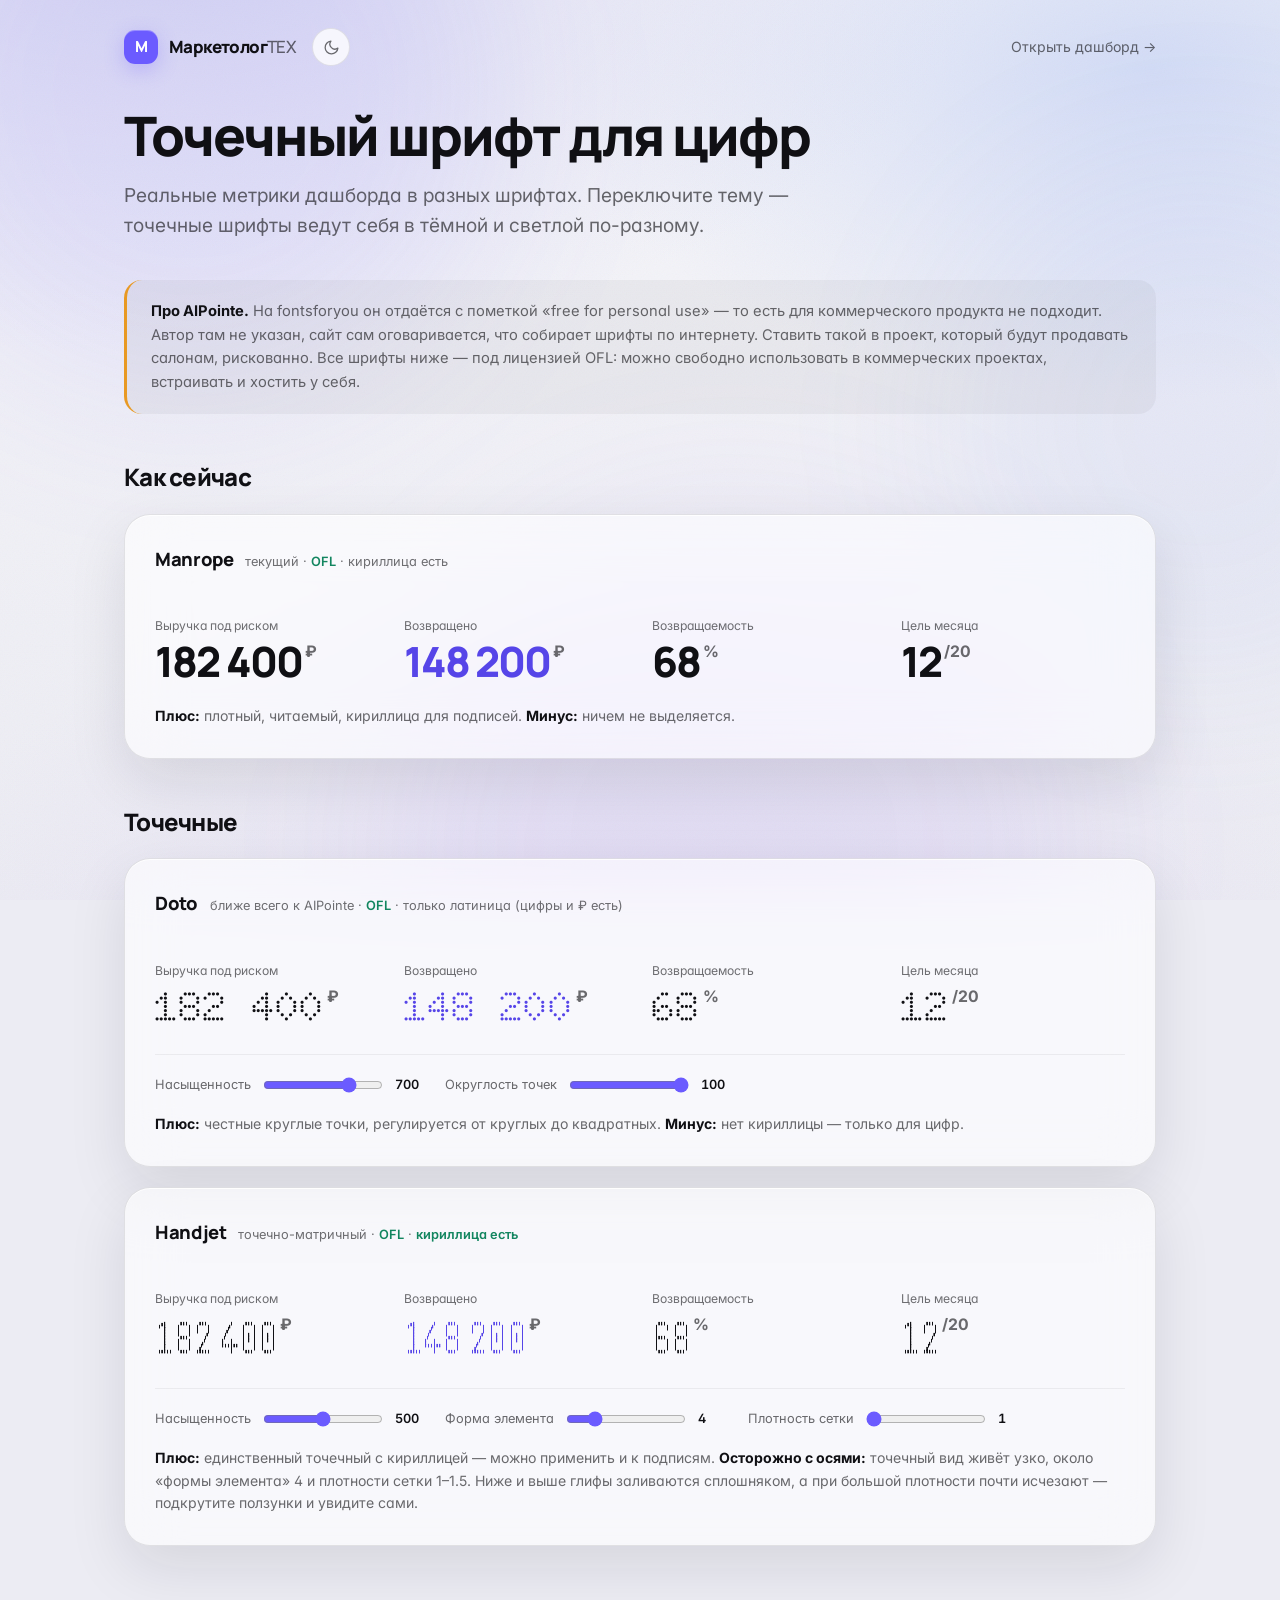
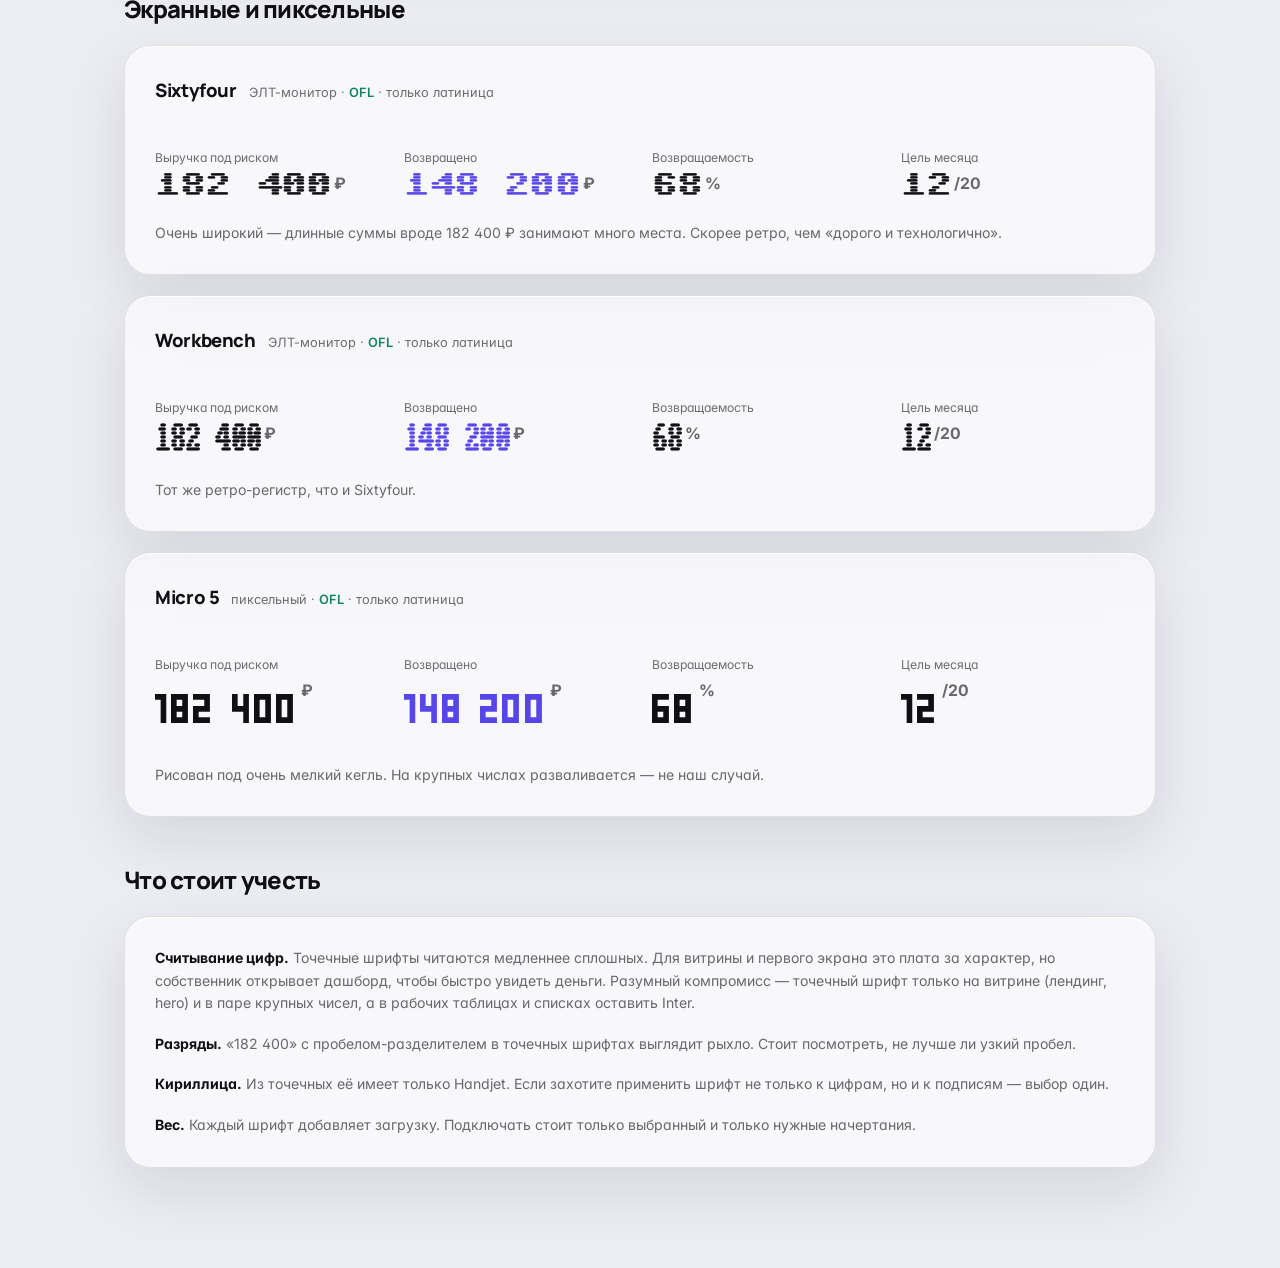
<file: fonts.html>
<!DOCTYPE html>
<html lang="ru">
<head>
<meta charset="UTF-8">
<meta name="viewport" content="width=device-width, initial-scale=1">
<title>Примерочная шрифтов для цифр — МаркетологТЕХ</title>
<meta name="robots" content="noindex">

<link rel="preconnect" href="https://fonts.googleapis.com">
<link rel="preconnect" href="https://fonts.gstatic.com" crossorigin>
<link href="https://fonts.googleapis.com/css2?family=Inter:wght@400;500;600;700&family=Manrope:wght@600;700;800&display=swap" rel="stylesheet">

<!-- Кандидаты. Все с лицензией OFL — можно в коммерческом проекте. -->
<link href="https://fonts.googleapis.com/css2?family=Doto:ROND,wght@0..100,100..900&family=Handjet:ELGR,ELSH,wght@1..2,0..16,100..900&family=Sixtyfour&family=Workbench&family=Micro+5&display=swap" rel="stylesheet">

<link rel="stylesheet" href="assets/css/base.css">
<script>
(function(){try{if(localStorage.getItem('mt-theme')==='dark'){
document.documentElement.setAttribute('data-theme','dark');}}catch(e){}})();
</script>

<style>
  body { padding: 0 0 80px; }
  .page { max-width: 1080px; margin: 0 auto; padding: 0 24px; }

  .head { padding: 28px 0 40px; display: flex; align-items: center; gap: 16px; flex-wrap: wrap; }
  .head__back { margin-left: auto; font-size: .88rem; color: var(--text-dim); }
  .head__back:hover { color: var(--text); }

  .note {
    padding: 20px 24px;
    border-radius: var(--r-card);
    border-left: 3px solid var(--warn-dot);
    background: var(--sub-surface);
    font-size: .92rem;
    line-height: 1.6;
    color: var(--text-dim);
    margin-bottom: 40px;
  }
  .note b { color: var(--text); }

  .card { padding: 30px; border-radius: var(--r-panel); margin-bottom: 20px; }

  .card__head {
    display: flex; align-items: baseline; gap: 12px;
    flex-wrap: wrap; margin-bottom: 22px;
  }
  .card__name {
    font-family: 'Manrope', sans-serif; font-weight: 800;
    font-size: 1.15rem; letter-spacing: -.02em;
  }
  .card__meta { font-size: .8rem; color: var(--text-faint); }
  .card__meta b { color: var(--good); font-weight: 600; }

  /* Ряд метрик — как в полосе пульса дашборда */
  .row-kpi {
    display: grid;
    grid-template-columns: repeat(auto-fit, minmax(150px, 1fr));
    gap: 24px;
    padding: 22px 0 6px;
  }
  .kpi__label { font-size: .76rem; color: var(--text-faint); margin-bottom: 6px; }

  /* Цифры берут шрифт-кандидат, подписи и единицы остаются в Inter */
  .num {
    display: flex; align-items: flex-start; gap: 3px;
    font-size: 2.6rem; line-height: .95;
    letter-spacing: -.02em; white-space: nowrap;
  }
  .num u { font-style: normal; text-decoration: none; }
  .num i {
    font-family: 'Inter', sans-serif; font-style: normal;
    font-size: .38em; font-weight: 700; margin-top: .16em;
    color: var(--text-dim); letter-spacing: 0;
  }
  .num--accent { color: var(--accent-hi); }

  /* Шрифты кандидатов */
  .f-manrope .num u { font-family: 'Manrope', sans-serif; font-weight: 800; letter-spacing: -.045em; }
  .f-doto    .num u { font-family: 'Doto', monospace; font-weight: 700; }
  .f-handjet .num u { font-family: 'Handjet', monospace; font-weight: 500; font-size: 1.15em; }
  .f-sixtyfour .num u { font-family: 'Sixtyfour', monospace; font-size: .62em; }
  .f-workbench .num u { font-family: 'Workbench', monospace; font-size: .78em; }
  .f-micro5  .num u { font-family: 'Micro 5', monospace; font-size: 1.5em; }

  /* Ползунки вариативных осей */
  .axes { display: flex; gap: 22px; flex-wrap: wrap; margin-top: 22px;
          padding-top: 20px; border-top: 1px solid var(--stroke-soft); }
  .axis { display: flex; align-items: center; gap: 10px; font-size: .8rem; color: var(--text-dim); }
  .axis input { width: 120px; accent-color: var(--accent); }
  .axis output { font-variant-numeric: tabular-nums; color: var(--text); font-weight: 600; min-width: 28px; }

  .verdict { font-size: .88rem; line-height: 1.6; color: var(--text-dim); margin-top: 18px; }
  .verdict b { color: var(--text); }

  h2.sec { font-family:'Manrope',sans-serif; font-weight:800; font-size:1.5rem;
           letter-spacing:-.03em; margin: 44px 0 18px; }
</style>
</head>
<body>

<div class="bg" aria-hidden="true">
  <div class="bg__orb bg__orb--1"></div>
  <div class="bg__orb bg__orb--2"></div>
  <div class="bg__orb bg__orb--3"></div>
</div>

<div class="page">

  <header class="head">
    <a class="logo" href="index.html">
      <span class="logo__mark" aria-hidden="true">М</span>
      <span class="logo__text"><b>Маркетолог</b><span>ТЕХ</span></span>
    </a>
    <button class="theme-toggle" type="button" aria-label="Включить тёмную тему" aria-pressed="false">
      <svg class="theme-toggle__moon" viewBox="0 0 24 24" fill="none" stroke="currentColor" stroke-width="1.8" stroke-linecap="round" stroke-linejoin="round" aria-hidden="true"><path d="M21 12.8A9 9 0 1 1 11.2 3a7 7 0 0 0 9.8 9.8Z"/></svg>
      <svg class="theme-toggle__sun" viewBox="0 0 24 24" fill="none" stroke="currentColor" stroke-width="1.8" stroke-linecap="round" stroke-linejoin="round" aria-hidden="true"><circle cx="12" cy="12" r="4.2"/><path d="M12 2.4v2.2M12 19.4v2.2M4.2 4.2l1.6 1.6M18.2 18.2l1.6 1.6M2.4 12h2.2M19.4 12h2.2M4.2 19.8l1.6-1.6M18.2 5.8l1.6-1.6"/></svg>
    </button>
    <a class="head__back" href="demo.html">Открыть дашборд →</a>
  </header>

  <h1 class="h1">Точечный шрифт для цифр</h1>
  <p class="lead mt16">
    Реальные метрики дашборда в разных шрифтах. Переключите тему — точечные
    шрифты ведут себя в тёмной и светлой по-разному.
  </p>

  <p class="note mt40">
    <b>Про AIPointe.</b> На fontsforyou он отдаётся с пометкой «free for personal
    use» — то есть для коммерческого продукта не подходит. Автор там не указан,
    сайт сам оговаривается, что собирает шрифты по интернету. Ставить такой
    в проект, который будут продавать салонам, рискованно.
    Все шрифты ниже — под лицензией OFL: можно свободно использовать
    в коммерческих проектах, встраивать и хостить у себя.
  </p>

  <h2 class="sec">Как сейчас</h2>

  <section class="card glass f-manrope">
    <div class="card__head">
      <span class="card__name">Manrope</span>
      <span class="card__meta">текущий · <b>OFL</b> · кириллица есть</span>
    </div>
    <div class="row-kpi">
      <div><p class="kpi__label">Выручка под риском</p><p class="num"><u>182 400</u><i>₽</i></p></div>
      <div><p class="kpi__label">Возвращено</p><p class="num num--accent"><u>148 200</u><i>₽</i></p></div>
      <div><p class="kpi__label">Возвращаемость</p><p class="num"><u>68</u><i>%</i></p></div>
      <div><p class="kpi__label">Цель месяца</p><p class="num"><u>12</u><i>/20</i></p></div>
    </div>
    <p class="verdict"><b>Плюс:</b> плотный, читаемый, кириллица для подписей. <b>Минус:</b> ничем не выделяется.</p>
  </section>

  <h2 class="sec">Точечные</h2>

  <section class="card glass f-doto" id="c-doto">
    <div class="card__head">
      <span class="card__name">Doto</span>
      <span class="card__meta">ближе всего к AIPointe · <b>OFL</b> · только латиница (цифры и ₽ есть)</span>
    </div>
    <div class="row-kpi">
      <div><p class="kpi__label">Выручка под риском</p><p class="num"><u>182 400</u><i>₽</i></p></div>
      <div><p class="kpi__label">Возвращено</p><p class="num num--accent"><u>148 200</u><i>₽</i></p></div>
      <div><p class="kpi__label">Возвращаемость</p><p class="num"><u>68</u><i>%</i></p></div>
      <div><p class="kpi__label">Цель месяца</p><p class="num"><u>12</u><i>/20</i></p></div>
    </div>
    <div class="axes">
      <label class="axis">Насыщенность
        <input type="range" min="100" max="900" value="700" data-var="--doto-wght">
        <output>700</output></label>
      <label class="axis">Округлость точек
        <input type="range" min="0" max="100" value="100" data-var="--doto-rond">
        <output>100</output></label>
    </div>
    <p class="verdict"><b>Плюс:</b> честные круглые точки, регулируется от круглых до квадратных. <b>Минус:</b> нет кириллицы — только для цифр.</p>
  </section>

  <section class="card glass f-handjet" id="c-handjet">
    <div class="card__head">
      <span class="card__name">Handjet</span>
      <span class="card__meta">точечно-матричный · <b>OFL</b> · <b>кириллица есть</b></span>
    </div>
    <div class="row-kpi">
      <div><p class="kpi__label">Выручка под риском</p><p class="num"><u>182 400</u><i>₽</i></p></div>
      <div><p class="kpi__label">Возвращено</p><p class="num num--accent"><u>148 200</u><i>₽</i></p></div>
      <div><p class="kpi__label">Возвращаемость</p><p class="num"><u>68</u><i>%</i></p></div>
      <div><p class="kpi__label">Цель месяца</p><p class="num"><u>12</u><i>/20</i></p></div>
    </div>
    <div class="axes">
      <label class="axis">Насыщенность
        <input type="range" min="100" max="900" value="500" data-var="--hj-wght">
        <output>500</output></label>
      <label class="axis">Форма элемента
        <input type="range" min="1" max="16" step="1" value="4" data-var="--hj-elsh">
        <output>4</output></label>
      <label class="axis">Плотность сетки
        <input type="range" min="1" max="2" step="0.05" value="1" data-var="--hj-elgr">
        <output>1</output></label>
    </div>
    <p class="verdict">
      <b>Плюс:</b> единственный точечный с кириллицей — можно применить и к подписям.
      <b>Осторожно с осями:</b> точечный вид живёт узко, около «формы элемента» 4
      и плотности сетки 1–1.5. Ниже и выше глифы заливаются сплошняком, а при
      большой плотности почти исчезают — подкрутите ползунки и увидите сами.
    </p>
  </section>

  <h2 class="sec">Экранные и пиксельные</h2>

  <section class="card glass f-sixtyfour">
    <div class="card__head">
      <span class="card__name">Sixtyfour</span>
      <span class="card__meta">ЭЛТ-монитор · <b>OFL</b> · только латиница</span>
    </div>
    <div class="row-kpi">
      <div><p class="kpi__label">Выручка под риском</p><p class="num"><u>182 400</u><i>₽</i></p></div>
      <div><p class="kpi__label">Возвращено</p><p class="num num--accent"><u>148 200</u><i>₽</i></p></div>
      <div><p class="kpi__label">Возвращаемость</p><p class="num"><u>68</u><i>%</i></p></div>
      <div><p class="kpi__label">Цель месяца</p><p class="num"><u>12</u><i>/20</i></p></div>
    </div>
    <p class="verdict">Очень широкий — длинные суммы вроде 182 400 ₽ занимают много места. Скорее ретро, чем «дорого и технологично».</p>
  </section>

  <section class="card glass f-workbench">
    <div class="card__head">
      <span class="card__name">Workbench</span>
      <span class="card__meta">ЭЛТ-монитор · <b>OFL</b> · только латиница</span>
    </div>
    <div class="row-kpi">
      <div><p class="kpi__label">Выручка под риском</p><p class="num"><u>182 400</u><i>₽</i></p></div>
      <div><p class="kpi__label">Возвращено</p><p class="num num--accent"><u>148 200</u><i>₽</i></p></div>
      <div><p class="kpi__label">Возвращаемость</p><p class="num"><u>68</u><i>%</i></p></div>
      <div><p class="kpi__label">Цель месяца</p><p class="num"><u>12</u><i>/20</i></p></div>
    </div>
    <p class="verdict">Тот же ретро-регистр, что и Sixtyfour.</p>
  </section>

  <section class="card glass f-micro5">
    <div class="card__head">
      <span class="card__name">Micro 5</span>
      <span class="card__meta">пиксельный · <b>OFL</b> · только латиница</span>
    </div>
    <div class="row-kpi">
      <div><p class="kpi__label">Выручка под риском</p><p class="num"><u>182 400</u><i>₽</i></p></div>
      <div><p class="kpi__label">Возвращено</p><p class="num num--accent"><u>148 200</u><i>₽</i></p></div>
      <div><p class="kpi__label">Возвращаемость</p><p class="num"><u>68</u><i>%</i></p></div>
      <div><p class="kpi__label">Цель месяца</p><p class="num"><u>12</u><i>/20</i></p></div>
    </div>
    <p class="verdict">Рисован под очень мелкий кегль. На крупных числах разваливается — не наш случай.</p>
  </section>

  <h2 class="sec">Что стоит учесть</h2>
  <section class="card glass">
    <p class="verdict" style="margin-top:0">
      <b>Считывание цифр.</b> Точечные шрифты читаются медленнее сплошных. Для
      витрины и первого экрана это плата за характер, но собственник открывает
      дашборд, чтобы быстро увидеть деньги. Разумный компромисс — точечный шрифт
      только на витрине (лендинг, hero) и в паре крупных чисел, а в рабочих
      таблицах и списках оставить Inter.
    </p>
    <p class="verdict">
      <b>Разряды.</b> «182 400» с пробелом-разделителем в точечных шрифтах
      выглядит рыхло. Стоит посмотреть, не лучше ли узкий пробел.
    </p>
    <p class="verdict">
      <b>Кириллица.</b> Из точечных её имеет только Handjet. Если захотите
      применить шрифт не только к цифрам, но и к подписям — выбор один.
    </p>
    <p class="verdict">
      <b>Вес.</b> Каждый шрифт добавляет загрузку. Подключать стоит только
      выбранный и только нужные начертания.
    </p>
  </section>

</div>

<script src="assets/js/theme.js"></script>
<script>
// Ползунки вариативных осей: пишем значения в переменные и собираем
// font-variation-settings для каждого кандидата.
(function () {
  var root = document.documentElement;
  var vals = {
    '--doto-wght': 700, '--doto-rond': 100,
    '--hj-wght': 500, '--hj-elsh': 4, '--hj-elgr': 1
  };

  function apply() {
    document.querySelectorAll('.f-doto .num u').forEach(function (el) {
      el.style.fontVariationSettings =
        '"wght" ' + vals['--doto-wght'] + ', "ROND" ' + vals['--doto-rond'];
    });
    document.querySelectorAll('.f-handjet .num u').forEach(function (el) {
      el.style.fontVariationSettings =
        '"wght" ' + vals['--hj-wght'] +
        ', "ELSH" ' + vals['--hj-elsh'] +
        ', "ELGR" ' + vals['--hj-elgr'];
    });
  }

  document.querySelectorAll('.axis input').forEach(function (input) {
    var out = input.parentElement.querySelector('output');
    input.addEventListener('input', function () {
      vals[input.dataset.var] = input.value;
      out.textContent = input.value;
      apply();
    });
  });

  apply();
})();
</script>
</body>
</html>
</file>
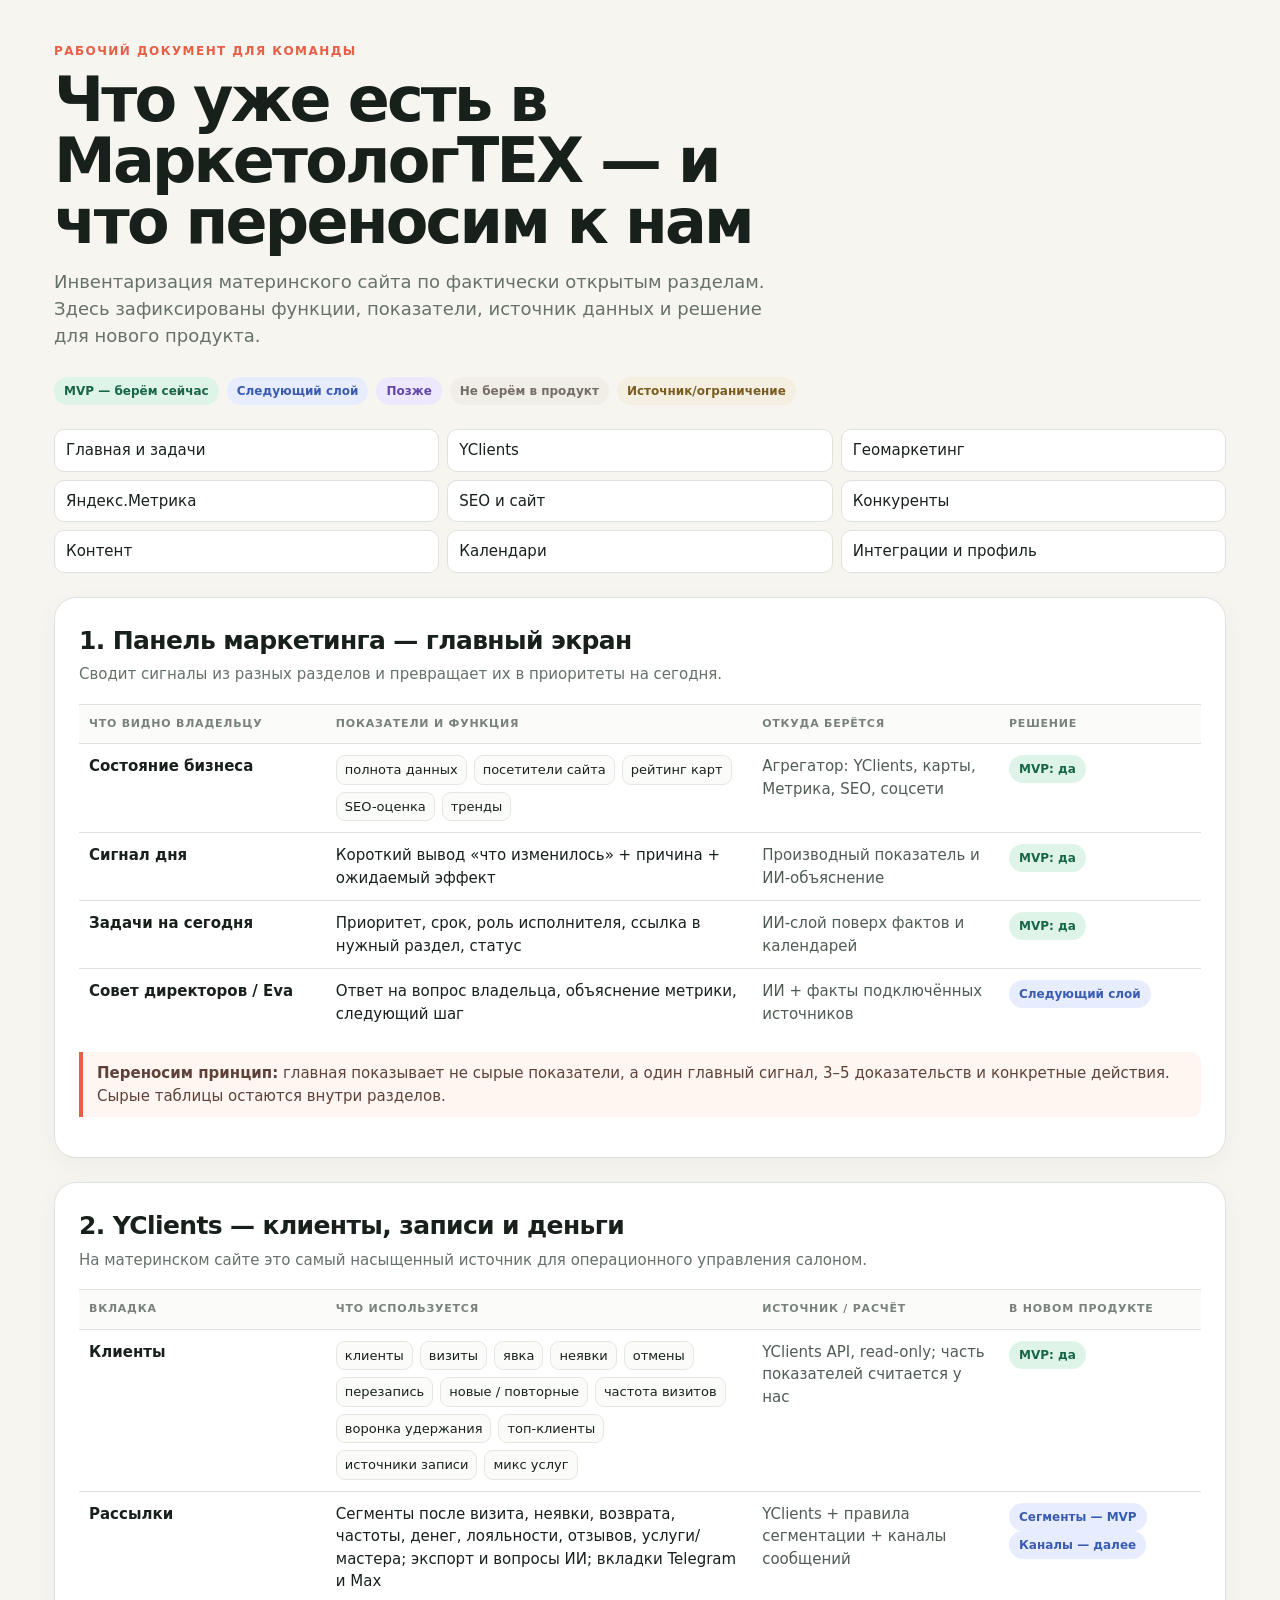
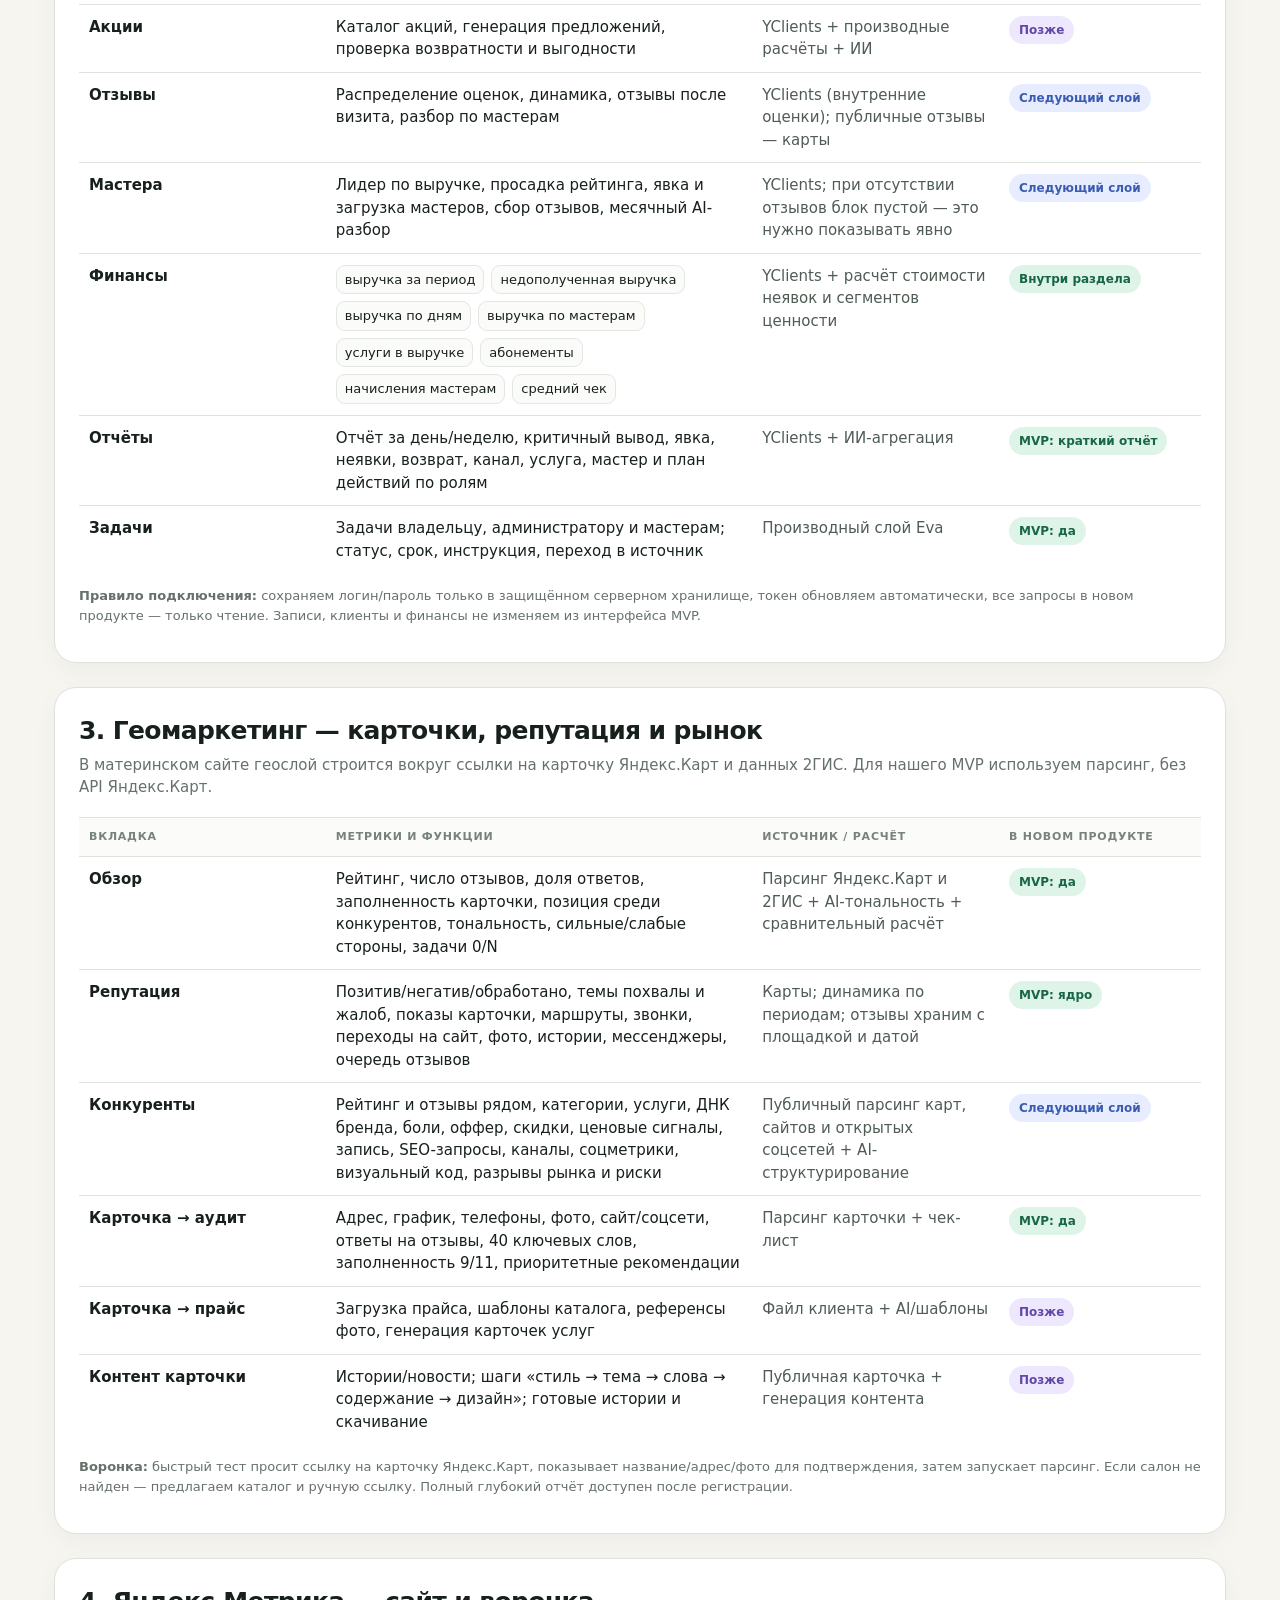
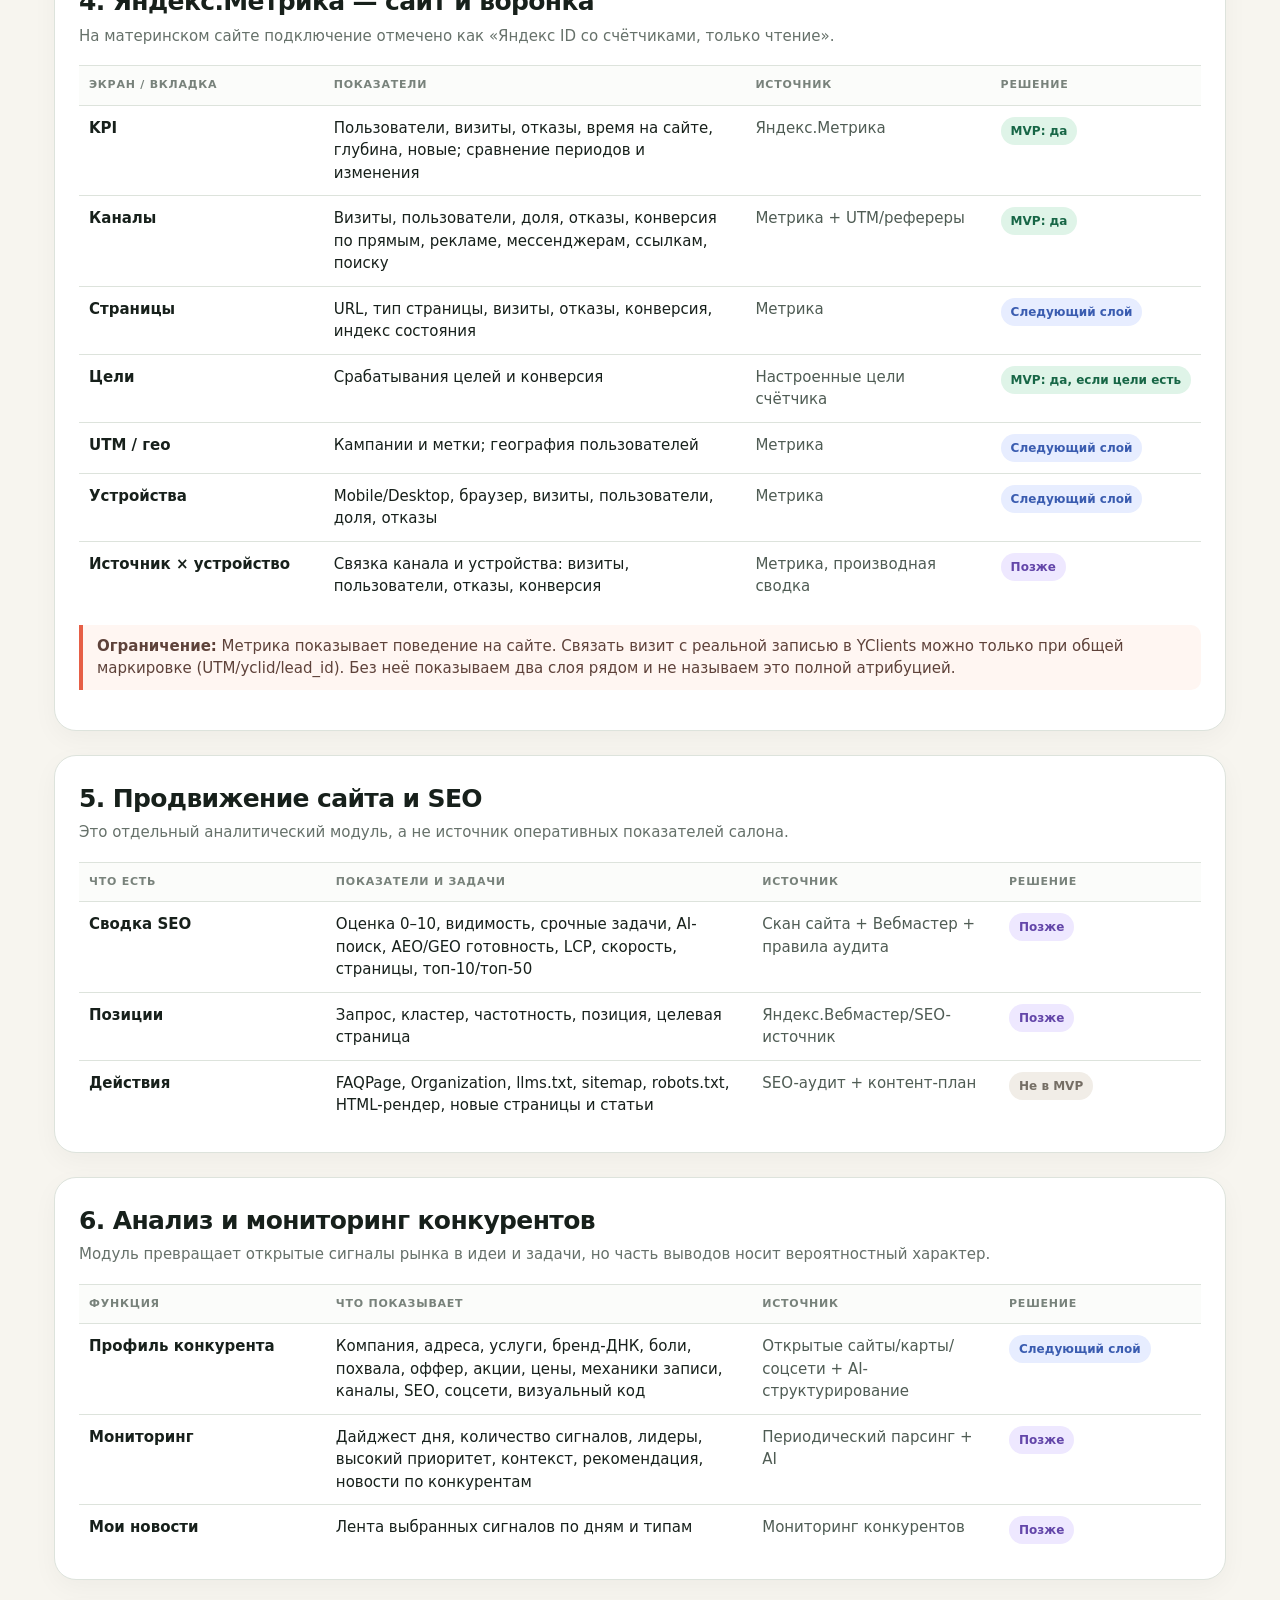
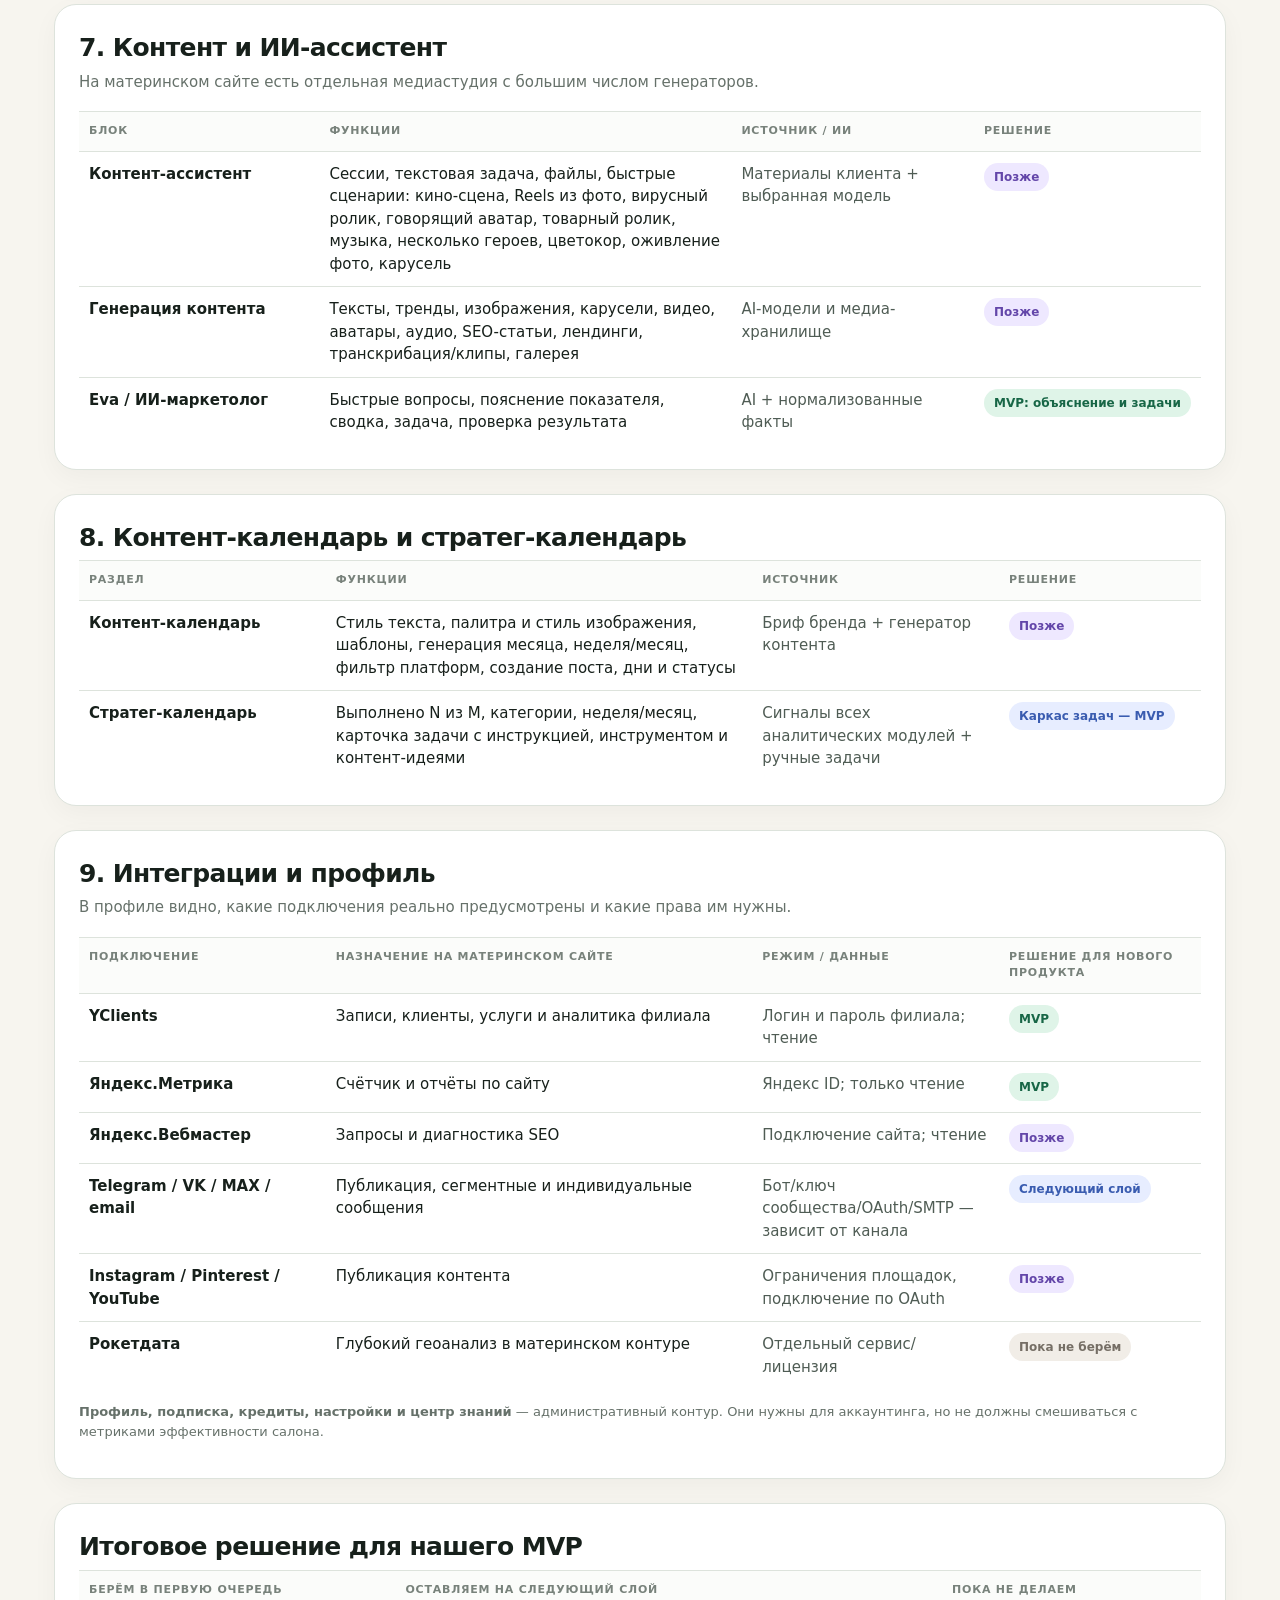
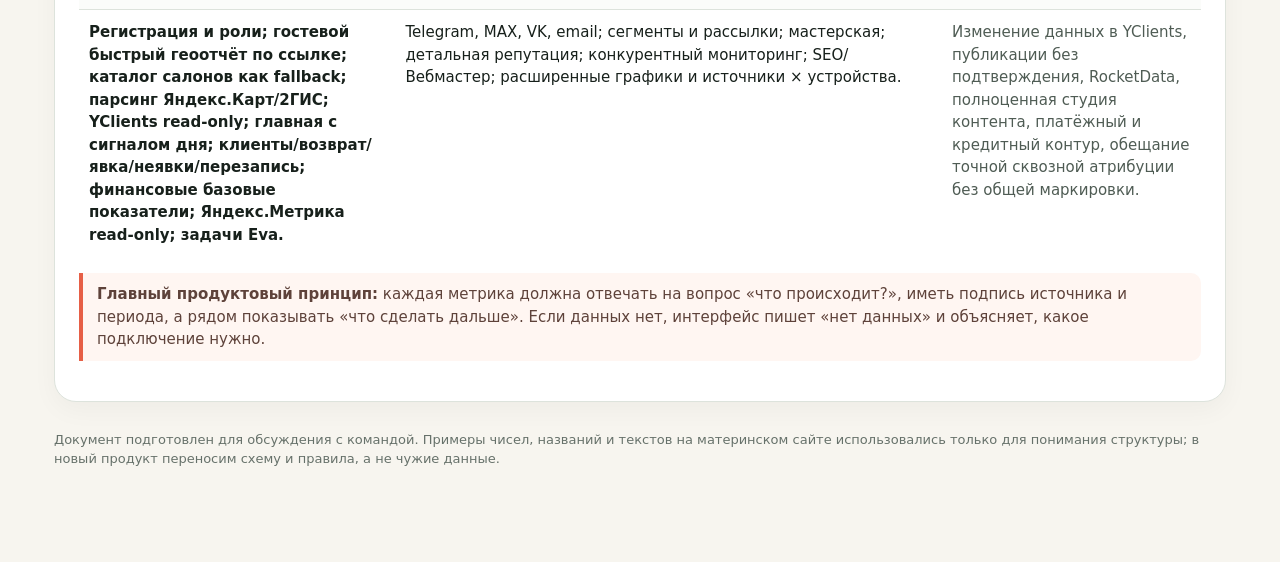
<file: mother-site-inventory.html>
<!doctype html>
<html lang="ru">
<head>
  <meta charset="utf-8">
  <meta name="viewport" content="width=device-width, initial-scale=1">
  <title>Инвентаризация материнского сайта — МаркетологТЕХ</title>
  <style>
    :root{--ink:#17201b;--muted:#66716a;--paper:#f7f5ef;--card:#fff;--line:#dde3dc;--accent:#e65f46;--green:#2b8a68;--blue:#4b6fca;--purple:#7357c9}
    *{box-sizing:border-box} body{margin:0;background:var(--paper);color:var(--ink);font:15px/1.5 Inter,ui-sans-serif,system-ui,-apple-system,BlinkMacSystemFont,"Segoe UI",sans-serif}
    .wrap{max-width:1220px;margin:0 auto;padding:42px 24px 80px}.eyebrow{color:var(--accent);font-weight:800;letter-spacing:.12em;text-transform:uppercase;font-size:12px}.hero{display:grid;grid-template-columns:1.3fr .7fr;gap:24px;align-items:end;margin-bottom:28px}.hero h1{font-size:clamp(32px,5vw,62px);line-height:.98;letter-spacing:-.045em;margin:10px 0 16px;max-width:820px}.hero p{font-size:18px;max-width:780px;color:var(--muted);margin:0}.note{background:#18201b;color:#f8f7f1;border-radius:22px;padding:20px}.note strong{display:block;color:#ff9b82;margin-bottom:6px}.note p{font-size:14px;color:#dfe6df;margin:0}.legend{display:flex;gap:8px;flex-wrap:wrap;margin:24px 0}.tag{display:inline-flex;align-items:center;border-radius:999px;padding:5px 10px;font-size:12px;font-weight:750;white-space:nowrap}.mvp{background:#dff4e8;color:#176646}.next{background:#e7edff;color:#3a5cb0}.later{background:#eee8ff;color:#6346a9}.out{background:#f1ede7;color:#756e65}.source{background:#f5efe1;color:#7a5b21}.section{margin-top:24px;background:var(--card);border:1px solid var(--line);border-radius:22px;padding:24px;box-shadow:0 8px 26px rgba(28,38,30,.04)}.section h2{font-size:25px;letter-spacing:-.025em;margin:0 0 4px}.section .lead{color:var(--muted);margin:0 0 18px}.matrix{width:100%;border-collapse:collapse}.matrix th,.matrix td{padding:11px 10px;border-top:1px solid var(--line);vertical-align:top;text-align:left}.matrix th{font-size:11px;text-transform:uppercase;letter-spacing:.07em;color:#78827b;background:#fbfcfa}.matrix td:first-child{width:22%;font-weight:750}.matrix td:nth-child(2){width:38%}.matrix td:nth-child(3){width:22%;color:#4f5c54}.matrix td:last-child{width:18%}.metric-list{display:flex;flex-wrap:wrap;gap:7px;margin:0}.metric{border:1px solid #e2e7e0;border-radius:9px;padding:4px 8px;background:#fbfcfa;font-size:13px}.callout{border-left:4px solid var(--accent);padding:10px 14px;background:#fff6f2;border-radius:0 10px 10px 0;margin:16px 0;color:#5e423a}.small{font-size:13px;color:var(--muted)}.toc{display:grid;grid-template-columns:repeat(3,1fr);gap:8px;margin:20px 0}.toc a{color:var(--ink);text-decoration:none;background:#fff;border:1px solid var(--line);border-radius:10px;padding:9px 11px}.toc a:hover{border-color:var(--accent)}.decision{font-weight:750}.footer{margin-top:28px;color:var(--muted);font-size:13px}@media(max-width:850px){.hero{grid-template-columns:1fr}.toc{grid-template-columns:1fr 1fr}.matrix{display:block;overflow:auto}.matrix th,.matrix td{min-width:180px}.matrix td:first-child{min-width:190px}}@media(max-width:560px){.wrap{padding:26px 14px 54px}.section{padding:17px}.toc{grid-template-columns:1fr}.hero h1{font-size:40px}}
  </style>
</head>
<body>
<main class="wrap">
  <div class="hero">
    <div>
      <div class="eyebrow">Рабочий документ для команды</div>
      <h1>Что уже есть в МаркетологТЕХ — и что переносим к нам</h1>
      <p>Инвентаризация материнского сайта по фактически открытым разделам. Здесь зафиксированы функции, показатели, источник данных и решение для нового продукта.</p>
    </div>
  </div>

  <div class="legend">
    <span class="tag mvp">MVP — берём сейчас</span><span class="tag next">Следующий слой</span><span class="tag later">Позже</span><span class="tag out">Не берём в продукт</span><span class="tag source">Источник/ограничение</span>
  </div>
  <nav class="toc">
    <a href="#home">Главная и задачи</a><a href="#yclients">YClients</a><a href="#geo">Геомаркетинг</a><a href="#metrika">Яндекс.Метрика</a><a href="#seo">SEO и сайт</a><a href="#competitors">Конкуренты</a><a href="#content">Контент</a><a href="#calendars">Календари</a><a href="#integrations">Интеграции и профиль</a>
  </nav>

  <section class="section" id="home">
    <h2>1. Панель маркетинга — главный экран</h2>
    <p class="lead">Сводит сигналы из разных разделов и превращает их в приоритеты на сегодня.</p>
    <table class="matrix"><thead><tr><th>Что видно владельцу</th><th>Показатели и функция</th><th>Откуда берётся</th><th>Решение</th></tr></thead><tbody>
      <tr><td>Состояние бизнеса</td><td><div class="metric-list"><span class="metric">полнота данных</span><span class="metric">посетители сайта</span><span class="metric">рейтинг карт</span><span class="metric">SEO-оценка</span><span class="metric">тренды</span></div></td><td>Агрегатор: YClients, карты, Метрика, SEO, соцсети</td><td><span class="tag mvp">MVP: да</span></td></tr>
      <tr><td>Сигнал дня</td><td>Короткий вывод «что изменилось» + причина + ожидаемый эффект</td><td>Производный показатель и ИИ-объяснение</td><td><span class="tag mvp">MVP: да</span></td></tr>
      <tr><td>Задачи на сегодня</td><td>Приоритет, срок, роль исполнителя, ссылка в нужный раздел, статус</td><td>ИИ-слой поверх фактов и календарей</td><td><span class="tag mvp">MVP: да</span></td></tr>
      <tr><td>Совет директоров / Eva</td><td>Ответ на вопрос владельца, объяснение метрики, следующий шаг</td><td>ИИ + факты подключённых источников</td><td><span class="tag next">Следующий слой</span></td></tr>
    </tbody></table>
    <div class="callout"><b>Переносим принцип:</b> главная показывает не сырые показатели, а один главный сигнал, 3–5 доказательств и конкретные действия. Сырые таблицы остаются внутри разделов.</div>
  </section>

  <section class="section" id="yclients">
    <h2>2. YClients — клиенты, записи и деньги</h2>
    <p class="lead">На материнском сайте это самый насыщенный источник для операционного управления салоном.</p>
    <table class="matrix"><thead><tr><th>Вкладка</th><th>Что используется</th><th>Источник / расчёт</th><th>В новом продукте</th></tr></thead><tbody>
      <tr><td>Клиенты</td><td><div class="metric-list"><span class="metric">клиенты</span><span class="metric">визиты</span><span class="metric">явка</span><span class="metric">неявки</span><span class="metric">отмены</span><span class="metric">перезапись</span><span class="metric">новые / повторные</span><span class="metric">частота визитов</span><span class="metric">воронка удержания</span><span class="metric">топ-клиенты</span><span class="metric">источники записи</span><span class="metric">микс услуг</span></div></td><td>YClients API, read-only; часть показателей считается у нас</td><td><span class="tag mvp">MVP: да</span></td></tr>
      <tr><td>Рассылки</td><td>Сегменты после визита, неявки, возврата, частоты, денег, лояльности, отзывов, услуги/мастера; экспорт и вопросы ИИ; вкладки Telegram и Max</td><td>YClients + правила сегментации + каналы сообщений</td><td><span class="tag next">Сегменты — MVP</span> <span class="tag next">Каналы — далее</span></td></tr>
      <tr><td>Акции</td><td>Каталог акций, генерация предложений, проверка возвратности и выгодности</td><td>YClients + производные расчёты + ИИ</td><td><span class="tag later">Позже</span></td></tr>
      <tr><td>Отзывы</td><td>Распределение оценок, динамика, отзывы после визита, разбор по мастерам</td><td>YClients (внутренние оценки); публичные отзывы — карты</td><td><span class="tag next">Следующий слой</span></td></tr>
      <tr><td>Мастера</td><td>Лидер по выручке, просадка рейтинга, явка и загрузка мастеров, сбор отзывов, месячный AI-разбор</td><td>YClients; при отсутствии отзывов блок пустой — это нужно показывать явно</td><td><span class="tag next">Следующий слой</span></td></tr>
      <tr><td>Финансы</td><td><div class="metric-list"><span class="metric">выручка за период</span><span class="metric">недополученная выручка</span><span class="metric">выручка по дням</span><span class="metric">выручка по мастерам</span><span class="metric">услуги в выручке</span><span class="metric">абонементы</span><span class="metric">начисления мастерам</span><span class="metric">средний чек</span></div></td><td>YClients + расчёт стоимости неявок и сегментов ценности</td><td><span class="tag mvp">Внутри раздела</span></td></tr>
      <tr><td>Отчёты</td><td>Отчёт за день/неделю, критичный вывод, явка, неявки, возврат, канал, услуга, мастер и план действий по ролям</td><td>YClients + ИИ-агрегация</td><td><span class="tag mvp">MVP: краткий отчёт</span></td></tr>
      <tr><td>Задачи</td><td>Задачи владельцу, администратору и мастерам; статус, срок, инструкция, переход в источник</td><td>Производный слой Eva</td><td><span class="tag mvp">MVP: да</span></td></tr>
    </tbody></table>
    <p class="small"><b>Правило подключения:</b> сохраняем логин/пароль только в защищённом серверном хранилище, токен обновляем автоматически, все запросы в новом продукте — только чтение. Записи, клиенты и финансы не изменяем из интерфейса MVP.</p>
  </section>

  <section class="section" id="geo">
    <h2>3. Геомаркетинг — карточки, репутация и рынок</h2>
    <p class="lead">В материнском сайте геослой строится вокруг ссылки на карточку Яндекс.Карт и данных 2ГИС. Для нашего MVP используем парсинг, без API Яндекс.Карт.</p>
    <table class="matrix"><thead><tr><th>Вкладка</th><th>Метрики и функции</th><th>Источник / расчёт</th><th>В новом продукте</th></tr></thead><tbody>
      <tr><td>Обзор</td><td>Рейтинг, число отзывов, доля ответов, заполненность карточки, позиция среди конкурентов, тональность, сильные/слабые стороны, задачи 0/N</td><td>Парсинг Яндекс.Карт и 2ГИС + AI-тональность + сравнительный расчёт</td><td><span class="tag mvp">MVP: да</span></td></tr>
      <tr><td>Репутация</td><td>Позитив/негатив/обработано, темы похвалы и жалоб, показы карточки, маршруты, звонки, переходы на сайт, фото, истории, мессенджеры, очередь отзывов</td><td>Карты; динамика по периодам; отзывы храним с площадкой и датой</td><td><span class="tag mvp">MVP: ядро</span></td></tr>
      <tr><td>Конкуренты</td><td>Рейтинг и отзывы рядом, категории, услуги, ДНК бренда, боли, оффер, скидки, ценовые сигналы, запись, SEO-запросы, каналы, соцметрики, визуальный код, разрывы рынка и риски</td><td>Публичный парсинг карт, сайтов и открытых соцсетей + AI-структурирование</td><td><span class="tag next">Следующий слой</span></td></tr>
      <tr><td>Карточка → аудит</td><td>Адрес, график, телефоны, фото, сайт/соцсети, ответы на отзывы, 40 ключевых слов, заполненность 9/11, приоритетные рекомендации</td><td>Парсинг карточки + чек-лист</td><td><span class="tag mvp">MVP: да</span></td></tr>
      <tr><td>Карточка → прайс</td><td>Загрузка прайса, шаблоны каталога, референсы фото, генерация карточек услуг</td><td>Файл клиента + AI/шаблоны</td><td><span class="tag later">Позже</span></td></tr>
      <tr><td>Контент карточки</td><td>Истории/новости; шаги «стиль → тема → слова → содержание → дизайн»; готовые истории и скачивание</td><td>Публичная карточка + генерация контента</td><td><span class="tag later">Позже</span></td></tr>
    </tbody></table>
    <p class="small"><b>Воронка:</b> быстрый тест просит ссылку на карточку Яндекс.Карт, показывает название/адрес/фото для подтверждения, затем запускает парсинг. Если салон не найден — предлагаем каталог и ручную ссылку. Полный глубокий отчёт доступен после регистрации.</p>
  </section>

  <section class="section" id="metrika">
    <h2>4. Яндекс.Метрика — сайт и воронка</h2>
    <p class="lead">На материнском сайте подключение отмечено как «Яндекс ID со счётчиками, только чтение».</p>
    <table class="matrix"><thead><tr><th>Экран / вкладка</th><th>Показатели</th><th>Источник</th><th>Решение</th></tr></thead><tbody>
      <tr><td>KPI</td><td>Пользователи, визиты, отказы, время на сайте, глубина, новые; сравнение периодов и изменения</td><td>Яндекс.Метрика</td><td><span class="tag mvp">MVP: да</span></td></tr>
      <tr><td>Каналы</td><td>Визиты, пользователи, доля, отказы, конверсия по прямым, рекламе, мессенджерам, ссылкам, поиску</td><td>Метрика + UTM/рефереры</td><td><span class="tag mvp">MVP: да</span></td></tr>
      <tr><td>Страницы</td><td>URL, тип страницы, визиты, отказы, конверсия, индекс состояния</td><td>Метрика</td><td><span class="tag next">Следующий слой</span></td></tr>
      <tr><td>Цели</td><td>Срабатывания целей и конверсия</td><td>Настроенные цели счётчика</td><td><span class="tag mvp">MVP: да, если цели есть</span></td></tr>
      <tr><td>UTM / гео</td><td>Кампании и метки; география пользователей</td><td>Метрика</td><td><span class="tag next">Следующий слой</span></td></tr>
      <tr><td>Устройства</td><td>Mobile/Desktop, браузер, визиты, пользователи, доля, отказы</td><td>Метрика</td><td><span class="tag next">Следующий слой</span></td></tr>
      <tr><td>Источник × устройство</td><td>Связка канала и устройства: визиты, пользователи, отказы, конверсия</td><td>Метрика, производная сводка</td><td><span class="tag later">Позже</span></td></tr>
    </tbody></table>
    <div class="callout"><b>Ограничение:</b> Метрика показывает поведение на сайте. Связать визит с реальной записью в YClients можно только при общей маркировке (UTM/yclid/lead_id). Без неё показываем два слоя рядом и не называем это полной атрибуцией.</div>
  </section>

  <section class="section" id="seo">
    <h2>5. Продвижение сайта и SEO</h2>
    <p class="lead">Это отдельный аналитический модуль, а не источник оперативных показателей салона.</p>
    <table class="matrix"><thead><tr><th>Что есть</th><th>Показатели и задачи</th><th>Источник</th><th>Решение</th></tr></thead><tbody>
      <tr><td>Сводка SEO</td><td>Оценка 0–10, видимость, срочные задачи, AI-поиск, AEO/GEO готовность, LCP, скорость, страницы, топ-10/топ-50</td><td>Скан сайта + Вебмастер + правила аудита</td><td><span class="tag later">Позже</span></td></tr>
      <tr><td>Позиции</td><td>Запрос, кластер, частотность, позиция, целевая страница</td><td>Яндекс.Вебмастер/SEO-источник</td><td><span class="tag later">Позже</span></td></tr>
      <tr><td>Действия</td><td>FAQPage, Organization, llms.txt, sitemap, robots.txt, HTML-рендер, новые страницы и статьи</td><td>SEO-аудит + контент-план</td><td><span class="tag out">Не в MVP</span></td></tr>
    </tbody></table>
  </section>

  <section class="section" id="competitors">
    <h2>6. Анализ и мониторинг конкурентов</h2>
    <p class="lead">Модуль превращает открытые сигналы рынка в идеи и задачи, но часть выводов носит вероятностный характер.</p>
    <table class="matrix"><thead><tr><th>Функция</th><th>Что показывает</th><th>Источник</th><th>Решение</th></tr></thead><tbody>
      <tr><td>Профиль конкурента</td><td>Компания, адреса, услуги, бренд-ДНК, боли, похвала, оффер, акции, цены, механики записи, каналы, SEO, соцсети, визуальный код</td><td>Открытые сайты/карты/соцсети + AI-структурирование</td><td><span class="tag next">Следующий слой</span></td></tr>
      <tr><td>Мониторинг</td><td>Дайджест дня, количество сигналов, лидеры, высокий приоритет, контекст, рекомендация, новости по конкурентам</td><td>Периодический парсинг + AI</td><td><span class="tag later">Позже</span></td></tr>
      <tr><td>Мои новости</td><td>Лента выбранных сигналов по дням и типам</td><td>Мониторинг конкурентов</td><td><span class="tag later">Позже</span></td></tr>
    </tbody></table>
  </section>

  <section class="section" id="content">
    <h2>7. Контент и ИИ-ассистент</h2>
    <p class="lead">На материнском сайте есть отдельная медиастудия с большим числом генераторов.</p>
    <table class="matrix"><thead><tr><th>Блок</th><th>Функции</th><th>Источник / ИИ</th><th>Решение</th></tr></thead><tbody>
      <tr><td>Контент-ассистент</td><td>Сессии, текстовая задача, файлы, быстрые сценарии: кино-сцена, Reels из фото, вирусный ролик, говорящий аватар, товарный ролик, музыка, несколько героев, цветокор, оживление фото, карусель</td><td>Материалы клиента + выбранная модель</td><td><span class="tag later">Позже</span></td></tr>
      <tr><td>Генерация контента</td><td>Тексты, тренды, изображения, карусели, видео, аватары, аудио, SEO-статьи, лендинги, транскрибация/клипы, галерея</td><td>AI-модели и медиа-хранилище</td><td><span class="tag later">Позже</span></td></tr>
      <tr><td>Eva / ИИ-маркетолог</td><td>Быстрые вопросы, пояснение показателя, сводка, задача, проверка результата</td><td>AI + нормализованные факты</td><td><span class="tag mvp">MVP: объяснение и задачи</span></td></tr>
    </tbody></table>
  </section>

  <section class="section" id="calendars">
    <h2>8. Контент-календарь и стратег-календарь</h2>
    <table class="matrix"><thead><tr><th>Раздел</th><th>Функции</th><th>Источник</th><th>Решение</th></tr></thead><tbody>
      <tr><td>Контент-календарь</td><td>Стиль текста, палитра и стиль изображения, шаблоны, генерация месяца, неделя/месяц, фильтр платформ, создание поста, дни и статусы</td><td>Бриф бренда + генератор контента</td><td><span class="tag later">Позже</span></td></tr>
      <tr><td>Стратег-календарь</td><td>Выполнено N из M, категории, неделя/месяц, карточка задачи с инструкцией, инструментом и контент-идеями</td><td>Сигналы всех аналитических модулей + ручные задачи</td><td><span class="tag next">Каркас задач — MVP</span></td></tr>
    </tbody></table>
  </section>

  <section class="section" id="integrations">
    <h2>9. Интеграции и профиль</h2>
    <p class="lead">В профиле видно, какие подключения реально предусмотрены и какие права им нужны.</p>
    <table class="matrix"><thead><tr><th>Подключение</th><th>Назначение на материнском сайте</th><th>Режим / данные</th><th>Решение для нового продукта</th></tr></thead><tbody>
      <tr><td>YClients</td><td>Записи, клиенты, услуги и аналитика филиала</td><td>Логин и пароль филиала; чтение</td><td><span class="tag mvp">MVP</span></td></tr>
      <tr><td>Яндекс.Метрика</td><td>Счётчик и отчёты по сайту</td><td>Яндекс ID; только чтение</td><td><span class="tag mvp">MVP</span></td></tr>
      <tr><td>Яндекс.Вебмастер</td><td>Запросы и диагностика SEO</td><td>Подключение сайта; чтение</td><td><span class="tag later">Позже</span></td></tr>
      <tr><td>Telegram / VK / MAX / email</td><td>Публикация, сегментные и индивидуальные сообщения</td><td>Бот/ключ сообщества/OAuth/SMTP — зависит от канала</td><td><span class="tag next">Следующий слой</span></td></tr>
      <tr><td>Instagram / Pinterest / YouTube</td><td>Публикация контента</td><td>Ограничения площадок, подключение по OAuth</td><td><span class="tag later">Позже</span></td></tr>
      <tr><td>Рокетдата</td><td>Глубокий геоанализ в материнском контуре</td><td>Отдельный сервис/лицензия</td><td><span class="tag out">Пока не берём</span></td></tr>
    </tbody></table>
    <p class="small"><b>Профиль, подписка, кредиты, настройки и центр знаний</b> — административный контур. Они нужны для аккаунтинга, но не должны смешиваться с метриками эффективности салона.</p>
  </section>

  <section class="section">
    <h2>Итоговое решение для нашего MVP</h2>
    <table class="matrix"><thead><tr><th>Берём в первую очередь</th><th>Оставляем на следующий слой</th><th>Пока не делаем</th></tr></thead><tbody>
      <tr><td>Регистрация и роли; гостевой быстрый геоотчёт по ссылке; каталог салонов как fallback; парсинг Яндекс.Карт/2ГИС; YClients read-only; главная с сигналом дня; клиенты/возврат/явка/неявки/перезапись; финансовые базовые показатели; Яндекс.Метрика read-only; задачи Eva.</td><td>Telegram, MAX, VK, email; сегменты и рассылки; мастерская; детальная репутация; конкурентный мониторинг; SEO/Вебмастер; расширенные графики и источники × устройства.</td><td>Изменение данных в YClients, публикации без подтверждения, RocketData, полноценная студия контента, платёжный и кредитный контур, обещание точной сквозной атрибуции без общей маркировки.</td></tr>
    </tbody></table>
    <div class="callout"><b>Главный продуктовый принцип:</b> каждая метрика должна отвечать на вопрос «что происходит?», иметь подпись источника и периода, а рядом показывать «что сделать дальше». Если данных нет, интерфейс пишет «нет данных» и объясняет, какое подключение нужно.</div>
  </section>

  <p class="footer">Документ подготовлен для обсуждения с командой. Примеры чисел, названий и текстов на материнском сайте использовались только для понимания структуры; в новый продукт переносим схему и правила, а не чужие данные.</p>
</main>
</body>
</html>
</file>
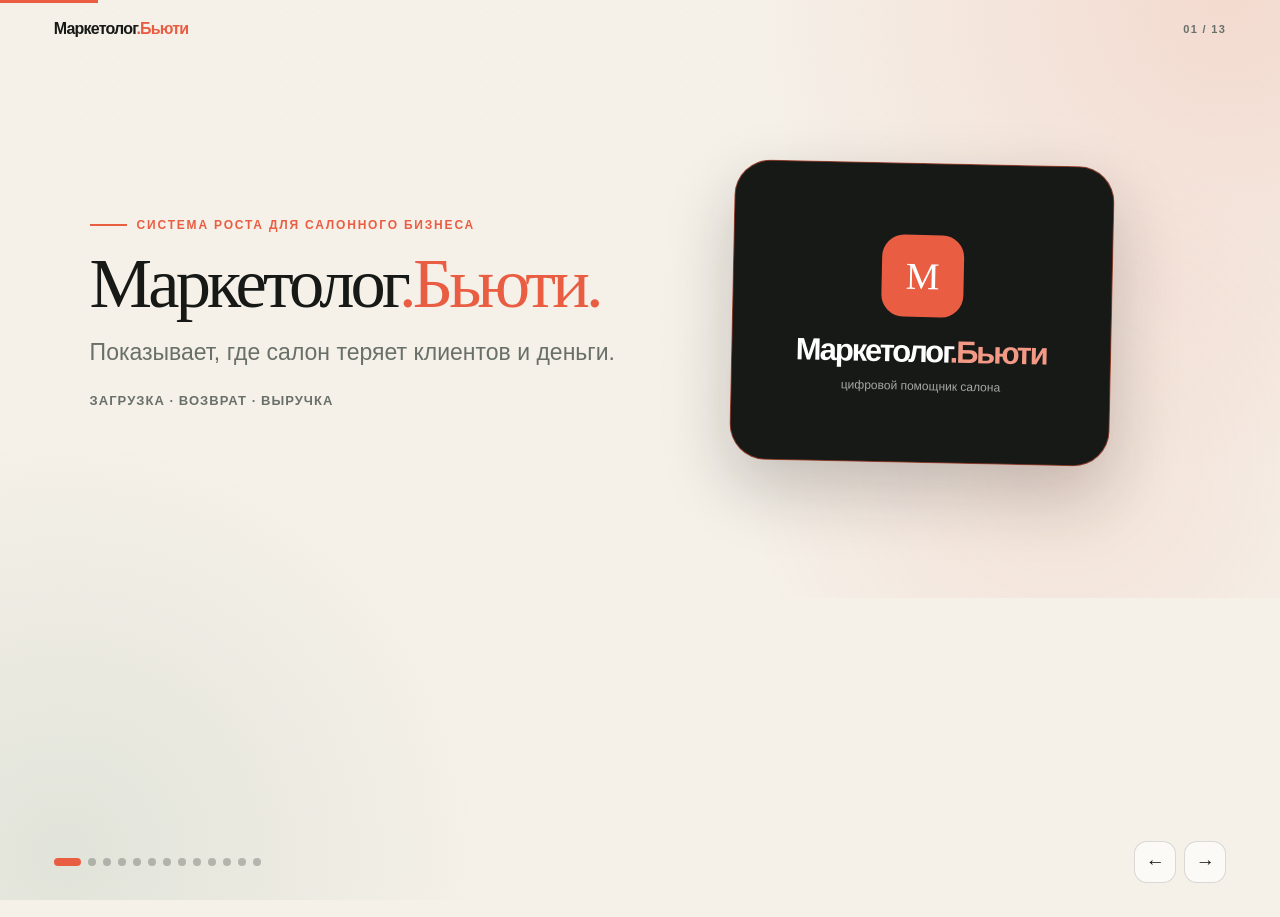
<file: partner-pilot-presentation.html>
<!doctype html>
<html lang="ru">
<head>
  <meta charset="utf-8">
  <meta name="viewport" content="width=device-width, initial-scale=1">
  <meta name="theme-color" content="#f5f0e8">
  <title>Маркетолог.Бьюти — где салон теряет клиентов и деньги</title>
  <style>
    :root { --paper:#f5f0e8; --white:#fffdf9; --ink:#171916; --muted:#69706a; --line:rgba(23,25,22,.15); --coral:#e95e43; --mint:#3e8064; --gold:#dfb636; --soft:#ece6dd; --radius:26px; }
    * { box-sizing:border-box; }
    html,body { margin:0; height:100%; }
    body { overflow:hidden; background:var(--paper); color:var(--ink); font-family:Inter,"Avenir Next","Helvetica Neue",Arial,sans-serif; -webkit-font-smoothing:antialiased; }
    button { font:inherit; }
    .deck { min-height:100svh; position:relative; isolation:isolate; background:radial-gradient(circle at 96% 0%,rgba(233,94,67,.15),transparent 31%),radial-gradient(circle at 5% 95%,rgba(62,128,100,.11),transparent 28%),var(--paper); }
    .deck:after { content:""; pointer-events:none; position:fixed; inset:0; z-index:-1; opacity:.18; background-image:radial-gradient(rgba(23,25,22,.24) .7px,transparent .7px); background-size:25px 25px; mask-image:linear-gradient(to bottom,black,transparent 90%); }
    .bar { position:fixed; inset:0 0 auto; z-index:20; display:flex; justify-content:space-between; align-items:center; padding:20px clamp(22px,4.2vw,62px); color:var(--muted); font-size:11px; font-weight:700; letter-spacing:.12em; text-transform:uppercase; }
    .brand { color:var(--ink); font-size:16px; font-weight:900; letter-spacing:-.05em; text-transform:none; }
    .brand i,.brand span { color:var(--coral); font-style:normal; }
    .count { font-variant-numeric:tabular-nums; }
    .progress { position:fixed; z-index:30; inset:0 auto auto 0; width:0; height:3px; background:var(--coral); transition:width .32s ease; }
    .slide { position:absolute; inset:0; display:grid; align-items:center; padding:76px clamp(22px,7vw,112px) 82px; overflow:auto; opacity:0; pointer-events:none; transform:translateY(17px); transition:opacity .34s ease,transform .4s ease; }
    .slide.active { opacity:1; pointer-events:auto; transform:none; }
    .inner { width:min(1200px,100%); margin:auto; }
    .eyebrow { display:flex; align-items:center; gap:10px; margin-bottom:17px; color:var(--coral); font-size:12px; font-weight:900; letter-spacing:.15em; text-transform:uppercase; }
    .eyebrow:before { content:""; width:37px; height:2px; background:currentColor; }
    h1,h2,h3,p { margin:0; }
    h1,h2 { max-width:1000px; font-family:Georgia,"Times New Roman",serif; font-weight:500; letter-spacing:-.055em; line-height:.97; }
    h1 { font-size:clamp(48px,7.4vw,104px); }
    h2 { font-size:clamp(41px,5.5vw,72px); }
    h3 { letter-spacing:-.04em; }
    .lede { max-width:760px; margin-top:20px; color:var(--muted); font-size:clamp(17px,1.8vw,23px); line-height:1.38; }
    .accent { color:var(--coral); } .green { color:var(--mint); }
    .chips { display:flex; flex-wrap:wrap; gap:8px; margin-top:28px; }
    .chip { padding:9px 12px; border:1px solid var(--line); border-radius:999px; background:rgba(255,255,255,.56); color:var(--muted); font-size:13px; }
    .chip b { color:var(--ink); }
    .grid { display:grid; gap:14px; margin-top:31px; }
    .three { grid-template-columns:repeat(3,minmax(0,1fr)); }
    .four { grid-template-columns:repeat(4,minmax(0,1fr)); }
    .card { min-width:0; min-height:145px; padding:20px; border:1px solid var(--line); border-radius:20px; background:rgba(255,255,255,.72); }
    .card .num { display:block; margin-bottom:19px; color:var(--coral); font-size:11px; font-weight:900; letter-spacing:.12em; }
    .card h3 { font-size:clamp(19px,2vw,25px); }
    .card p { margin-top:8px; color:var(--muted); font-size:14px; line-height:1.43; }
    .card.hot { border-color:rgba(233,94,67,.55); background:linear-gradient(135deg,rgba(233,94,67,.15),rgba(255,255,255,.86)); }
    .story-map { display:grid; grid-template-columns:repeat(5,minmax(0,1fr)); gap:10px; margin-top:28px; }
    .story-step { position:relative; min-height:188px; padding:19px 17px; overflow:hidden; border:1px solid var(--line); border-radius:20px; background:var(--white); }
    .story-step:after { content:""; position:absolute; right:-22px; bottom:-29px; width:78px; height:78px; border:1px solid rgba(233,94,67,.2); border-radius:50%; }
    .story-step b { display:grid; width:30px; height:30px; place-items:center; border-radius:9px; background:var(--ink); color:white; font-size:11px; }
    .story-step:nth-child(2) b,.story-step:nth-child(4) b { background:var(--coral); }
    .story-step h3 { margin-top:23px; font-size:20px; line-height:1.05; }
    .story-step p { margin-top:8px; color:var(--muted); font-size:12px; line-height:1.42; }
    .system-board { display:grid; grid-template-columns:minmax(190px,.76fr) 54px minmax(260px,1fr) 54px minmax(310px,1.2fr); align-items:center; gap:10px; margin-top:26px; padding:20px; border:1px solid var(--line); border-radius:26px; background:rgba(255,255,255,.65); box-shadow:0 18px 45px rgba(23,25,22,.08); }
    .system-column>span { display:block; margin-bottom:10px; color:var(--muted); font-size:10px; font-weight:900; letter-spacing:.1em; text-transform:uppercase; }.system-stack { display:grid; gap:7px; }.system-source,.system-tool { padding:10px 11px; border:1px solid var(--line); border-radius:12px; background:var(--white); }.system-source b,.system-source small,.system-tool b,.system-tool small { display:block; }.system-source b,.system-tool b { font-size:11px; }.system-source small,.system-tool small { margin-top:3px; color:var(--muted); font-size:8px; line-height:1.25; }.system-tools { display:grid; grid-template-columns:1fr 1fr; gap:7px; }.system-tool { min-height:67px; }.system-tool:nth-child(2),.system-tool:nth-child(4) { border-color:rgba(233,94,67,.38); background:rgba(233,94,67,.06); }
    .system-arrow { display:grid; place-items:center; color:var(--coral); font-size:30px; }.system-core { position:relative; padding:26px 18px; border-radius:23px; background:var(--ink); color:white; text-align:center; box-shadow:0 20px 45px rgba(23,25,22,.18); }.system-core i { display:grid; width:48px; height:48px; margin:0 auto 13px; place-items:center; border-radius:14px; background:var(--coral); font-family:Georgia,serif; font-size:21px; font-style:normal; }.system-core strong,.system-core small { display:block; }.system-core strong { font-size:19px; letter-spacing:-.05em; }.system-core strong em { color:#f19a87; font-style:normal; }.system-core small { margin-top:7px; color:#bfc4be; font-size:9px; line-height:1.35; }
    .dark { color:white; background:var(--ink); }
    .dark .muted,.dark p { color:#bec3bd; }
    .dark .chip { border-color:rgba(255,255,255,.18); background:rgba(255,255,255,.06); color:#bec3bd; }
    .dark .chip b { color:white; }
    .hero { position:relative; overflow:hidden; }
    .hero:after { content:""; position:absolute; right:-10%; bottom:-35%; width:min(54vw,720px); height:min(54vw,720px); border-radius:50%; background:radial-gradient(circle,rgba(233,94,67,.10),transparent 65%); }
    .hero .inner { position:relative; z-index:1; }
    .hero-statement { max-width:690px; }
    .hero-layout { display:grid; grid-template-columns:minmax(440px,1fr) minmax(0,1fr); align-items:center; gap:28px; }
    .hero h1 { font-size:clamp(41px,5.5vw,72px); }
    .hero-scope { margin:24px 0 0; color:var(--muted); font-size:13px; font-weight:800; letter-spacing:.08em; text-transform:uppercase; }
    .hero-logo { position:relative; display:grid; width:min(100%,440px); aspect-ratio:1; margin:auto; place-items:center; }
    .hero-logo-core { position:relative; z-index:1; display:grid; width:min(90%,380px); min-height:300px; padding:36px 30px 32px; place-items:center; align-content:center; border:1px solid rgba(233,94,67,.56); border-radius:36px; background:var(--ink); color:white; box-shadow:0 28px 68px rgba(23,25,22,.22); text-align:center; transform:rotate(1.2deg); }
    .hero-logo-mark { display:grid; width:82px; height:82px; place-items:center; border-radius:22px; background:var(--coral); color:white; font-family:Georgia,"Times New Roman",serif; font-size:38px; font-weight:500; line-height:1; }
    .hero-logo-wordmark { margin-top:19px; font-size:31px; font-weight:900; letter-spacing:-.07em; line-height:1; white-space:nowrap; }
    .hero-logo-wordmark i,.hero-logo-wordmark span { color:#f39a87; font-style:normal; }
    .hero-logo-core small { display:block; max-width:190px; margin-top:11px; color:rgba(255,255,255,.62); font-size:12px; line-height:1.35; }
    @media (min-width:901px){ .hero-statement { transform:translateY(17px); } .hero-logo-core { transform:translateY(17px) rotate(1.2deg); } }
    .product-slide { padding-inline:clamp(22px,4.6vw,80px); }
    .inner.product-layout { width:min(1380px,100%); }
    .product-layout { display:grid; grid-template-columns:minmax(300px,.56fr) minmax(0,1.44fr); align-items:center; gap:28px; }
    .product-layout h2 { font-size:clamp(41px,4.3vw,60px); }
    .real-shot { margin:0; padding:10px; border-radius:26px; background:var(--ink); box-shadow:0 25px 70px rgba(23,25,22,.18); }
    .real-shot img { display:block; width:100%; height:min(47vh,438px); object-fit:cover; object-position:center 53%; border-radius:18px; }
    .real-shot figcaption { display:flex; justify-content:space-between; gap:12px; padding:10px 4px 2px; color:#c8cdc6; font-size:11px; }
    .real-shot strong { color:white; }
    .live-frame { position:relative; aspect-ratio:4 / 3; height:auto; overflow:hidden; padding:0; border:1px solid rgba(23,25,22,.17); border-radius:26px; background:var(--ink); box-shadow:0 25px 70px rgba(23,25,22,.18); }
    .live-frame:before { content:"ДЕМО РАБОЧЕГО ПРОСТРАНСТВА"; position:absolute; z-index:2; top:20px; right:20px; padding:6px 8px; border-radius:999px; background:rgba(23,25,22,.78); color:white; font-size:9px; font-weight:900; letter-spacing:.08em; }
    .live-frame iframe { position:absolute; inset:0; display:block; width:100%; height:100%; border:0; border-radius:25px; background:#f5f0e8; pointer-events:none; }
    .live-frame.compact { min-height:346px; }
    .live-frame.compact iframe { height:560px; transform:scale(.6); }
    .check-list { display:grid; gap:11px; margin-top:25px; }
    .assistant-note { margin:-8px 0 13px; color:var(--muted); font-size:12px; font-weight:800; letter-spacing:.06em; text-transform:uppercase; }
    .control-screen,.yc-screen,.geo-console { min-height:350px; overflow:hidden; border:1px solid rgba(23,25,22,.2); border-radius:24px; background:var(--white); box-shadow:0 22px 58px rgba(23,25,22,.14); }
    .product-screen-bar { display:flex; align-items:center; justify-content:space-between; gap:12px; padding:11px 14px; border-bottom:1px solid var(--line); background:var(--ink); color:white; font-size:9px; }.product-screen-bar span { color:#98c6ac; }
    .control-body { padding:17px; }.control-highlight { display:grid; grid-template-columns:1fr 138px; gap:12px; padding:17px; border-radius:16px; background:var(--ink); color:white; }.control-highlight small,.control-highlight strong { display:block; }.control-highlight small { color:#f19a87; font-size:8px; font-weight:900; letter-spacing:.08em; }.control-highlight strong { margin-top:7px; font-size:20px; line-height:1.08; }.control-highlight p { margin-top:6px; color:#bcc1bb; font-size:10px; line-height:1.35; }.control-highlight aside { display:grid; place-items:center; border-radius:12px; background:var(--coral); text-align:center; }.control-highlight aside b { font-family:Georgia,serif; font-size:38px; font-weight:500; }.control-highlight aside span { font-size:8px; }.control-tasks { display:grid; grid-template-columns:repeat(3,minmax(0,1fr)); gap:9px; margin-top:10px; }.control-task { padding:12px; border:1px solid var(--line); border-radius:13px; }.control-task b,.control-task span,.control-task small { display:block; }.control-task b { color:var(--coral); font-size:8px; }.control-task span { margin-top:6px; font-size:11px; font-weight:800; line-height:1.25; }.control-task small { margin-top:5px; color:var(--muted); font-size:8px; }.control-task.done { border-color:rgba(62,128,100,.35); background:rgba(62,128,100,.07); }.control-task.done b { color:var(--mint); }.control-signals { display:grid; grid-template-columns:repeat(4,minmax(0,1fr)); gap:8px; margin-top:10px; }.control-signal { padding:9px 11px; border-radius:11px; background:var(--soft); }.control-signal b,.control-signal span { display:block; }.control-signal b { font-size:12px; }.control-signal span { margin-top:3px; color:var(--muted); font-size:7px; line-height:1.25; }
    .yc-screen-body { padding:15px; }.yc-kpis { display:grid; grid-template-columns:repeat(4,1fr); gap:7px; }.yc-kpi { padding:11px; border:1px solid var(--line); border-radius:12px; }.yc-kpi strong,.yc-kpi span { display:block; }.yc-kpi strong { color:var(--coral); font-family:Georgia,serif; font-size:27px; font-weight:500; line-height:.9; }.yc-kpi:last-child strong { font-size:21px; white-space:nowrap; }.yc-kpi span { margin-top:6px; color:var(--muted); font-size:8px; line-height:1.25; }.yc-main { display:grid; grid-template-columns:1.08fr .92fr; gap:8px; margin-top:8px; }.yc-panel { padding:12px; border-radius:13px; background:var(--soft); }.yc-panel h3 { font-size:11px; }.segment-row { display:grid; grid-template-columns:1fr auto; gap:7px; margin-top:8px; padding-top:8px; border-top:1px solid rgba(23,25,22,.1); }.segment-row b,.segment-row small { display:block; }.segment-row b { font-size:9px; }.segment-row small { margin-top:2px; color:var(--muted); font-size:7px; }.segment-row em { color:var(--coral); font-size:9px; font-style:normal; font-weight:900; }.load-row { margin-top:9px; }.load-row span { display:flex; justify-content:space-between; color:var(--muted); font-size:8px; }.load-row i { display:block; height:6px; margin-top:5px; overflow:hidden; border-radius:99px; background:#dcd6cc; }.load-row i:before { display:block; height:100%; border-radius:inherit; background:var(--mint); content:""; }.load-row:nth-child(2) i:before{width:82%}.load-row:nth-child(3) i:before{width:61%;background:var(--gold)}.load-row:nth-child(4) i:before{width:44%;background:var(--coral)}
    .check { display:grid; grid-template-columns:23px 1fr; align-items:start; gap:10px; color:var(--muted); font-size:14px; line-height:1.36; }
    .check:before { content:"✓"; display:grid; place-items:center; width:21px; height:21px; border-radius:50%; background:rgba(62,128,100,.15); color:var(--mint); font-size:12px; font-weight:900; }
    .workday { display:grid; grid-template-columns:minmax(0,1.2fr) minmax(290px,.8fr); gap:16px; margin-top:30px; }
    .plan { padding:25px; border:1px solid var(--line); border-radius:23px; background:var(--white); }
    .plan-head { display:flex; align-items:end; justify-content:space-between; gap:16px; padding-bottom:15px; border-bottom:1px solid var(--line); }
    .plan-head h3 { font-size:24px; } .plan-head span { color:var(--mint); font-size:12px; font-weight:800; }
    .task { display:grid; grid-template-columns:36px minmax(0,1fr) auto; align-items:center; gap:12px; padding:15px 0; border-bottom:1px solid var(--line); }
    .task:last-child { border:0; }
    .task b { display:grid; place-items:center; width:33px; height:33px; border-radius:10px; background:var(--ink); color:white; font-size:12px; }
    .task small { display:block; color:var(--coral); font-size:11px; font-weight:800; } .task strong { display:block; margin-top:4px; font-size:15px; letter-spacing:-.025em; }
    .task em { color:var(--mint); font-size:12px; font-style:normal; white-space:nowrap; }
    .impact { padding:25px; border-radius:23px; background:var(--ink); color:white; }
    .impact small { color:#bcc1bb; font-size:11px; text-transform:uppercase; letter-spacing:.11em; font-weight:800; }
    .impact .big { display:block; margin-top:20px; color:var(--coral); font-family:Georgia,serif; font-size:clamp(56px,7vw,88px); font-weight:500; letter-spacing:-.09em; line-height:.8; }
    .impact h3 { margin-top:13px; font-size:25px; }.impact p { margin-top:10px; color:#bec3bd; font-size:14px; line-height:1.45; }
    .yc-grid { display:grid; grid-template-columns:repeat(3,minmax(0,1fr)); gap:14px; margin-top:32px; }
    .yc-group { min-width:0; padding:22px; border:1px solid var(--line); border-top:3px solid var(--coral); border-radius:20px; background:var(--white); }
    .yc-group:nth-child(2){border-top-color:var(--mint)} .yc-group:nth-child(3){border-top-color:var(--gold)}
    .yc-group h3 { margin-bottom:14px; font-size:21px; }.yc-group ul { margin:0; padding:0; list-style:none; display:grid; gap:9px; color:var(--muted); font-size:14px; line-height:1.3; }.yc-group li:before { content:"— "; color:var(--coral); font-weight:900; }
    .agent-layout { display:grid; grid-template-columns:minmax(0,.93fr) minmax(0,1.07fr); gap:16px; margin-top:27px; }
    .conversation { padding:22px; border-radius:24px; background:var(--ink); color:white; }
    .conversation .agent-name { display:flex; align-items:center; gap:9px; color:#c9cec7; font-size:12px; font-weight:800; }.agent-name i { display:grid; place-items:center; width:24px; height:24px; border:1px solid rgba(255,255,255,.25); border-radius:8px; color:var(--coral); font-style:normal; }
    .bubble { max-width:85%; margin-top:19px; padding:12px 14px; border-radius:15px 15px 15px 3px; background:#2b2e2a; font-size:15px; line-height:1.38; }.bubble.user { margin-left:auto; border-radius:15px 15px 3px 15px; background:var(--coral); }.bubble.small { margin-top:9px; color:#d6dad4; font-size:13px; }
    .thinking { display:flex; gap:5px; margin-top:13px; }.thinking i { width:6px; height:6px; border-radius:50%; background:var(--coral); animation:blink 1.1s infinite ease-in-out; }.thinking i:nth-child(2){animation-delay:.16s}.thinking i:nth-child(3){animation-delay:.32s}@keyframes blink{50%{opacity:.25;transform:translateY(-3px)}}
    .scenario { padding:22px; border:1px solid var(--line); border-radius:24px; background:var(--white); }.scenario h3 { font-size:23px; }.scenario p { margin-top:8px; color:var(--muted); font-size:14px; line-height:1.4; }.scenario-grid { display:grid; grid-template-columns:repeat(2,minmax(0,1fr)); gap:8px; margin-top:17px; }.scenario-grid div { min-height:76px; padding:12px; border-radius:13px; background:var(--soft); }.scenario-grid b { display:block; font-size:13px; }.scenario-grid span { display:block; margin-top:5px; color:var(--muted); font-size:11px; line-height:1.25; }
    .logic { display:grid; grid-template-columns:repeat(5,minmax(0,1fr)); align-items:stretch; gap:8px; margin-top:31px; }.logic div { min-width:0; padding:15px 12px; border:1px solid var(--line); border-radius:15px; background:var(--white); color:var(--muted); font-size:12px; line-height:1.3; }.logic div b { display:block; margin-bottom:6px; color:var(--ink); font-size:14px; }.logic .arrow { display:grid; place-items:center; padding:0; border:0; background:transparent; color:var(--coral); font-size:25px; }.logic .validated { border-color:rgba(62,128,100,.5); background:rgba(62,128,100,.1); }.technical-note { margin-top:13px; color:var(--muted); font-size:12px; }.technical-note b { color:var(--ink); }
    .content-layout { display:grid; grid-template-columns:minmax(0,.7fr) minmax(0,1.3fr); gap:16px; margin-top:25px; }.content-intro { padding:24px; border-radius:25px; background:var(--ink); color:white; }.content-intro p { color:#c0c5bf; margin-top:13px; font-size:15px; line-height:1.42; }.content-intro .content-stat { display:block; margin-top:25px; color:var(--coral); font-family:Georgia,serif; font-size:48px; font-weight:500; letter-spacing:-.07em; }.content-intro small { color:#c0c5bf; font-size:11px; }.content-output-grid { display:grid; grid-template-columns:repeat(4,minmax(0,1fr)); gap:9px; }.content-card { position:relative; min-height:252px; overflow:hidden; padding:14px; border:1px solid var(--line); border-radius:19px; background:var(--white); }.content-card .visual { position:absolute; inset:0 0 48% 0; background:linear-gradient(145deg,#df6c4e,#f3b28c 42%,#f6dfbc); }.content-card:nth-child(2) .visual { background:radial-gradient(circle at 65% 35%,#fff6d5 0 10%,transparent 11%),linear-gradient(145deg,#4f806a,#b9d4bc); }.content-card:nth-child(3) .visual { background:linear-gradient(135deg,#232723 0 44%,#e95e43 45% 57%,#f5c153 58%); }.content-card:nth-child(4) .visual { background:linear-gradient(160deg,#f6f1e9 0 23%,#171916 24% 56%,#e95e43 57% 70%,#f6d8c7 71%); }.content-card .visual:after { content:"✦"; position:absolute; right:13px; bottom:8px; color:white; font-size:22px; }.content-card small { position:relative; display:inline-block; margin-top:calc(100% - 16px); padding:5px 6px; border-radius:7px; background:var(--soft); color:var(--muted); font-size:9px; font-weight:900; }.content-card h3 { margin-top:9px; font-size:14px; line-height:1.08; }.content-card p { margin-top:5px; color:var(--muted); font-size:10px; line-height:1.32; }
    .geo-console-body { padding:14px; }.geo-kpis { display:grid; grid-template-columns:repeat(4,1fr); gap:7px; }.geo-kpi { padding:10px; border:1px solid var(--line); border-radius:11px; }.geo-kpi strong,.geo-kpi span { display:block; }.geo-kpi strong { color:var(--coral); font-family:Georgia,serif; font-size:23px; font-weight:500; line-height:.9; }.geo-kpi span { margin-top:5px; color:var(--muted); font-size:7px; line-height:1.2; }.geo-console-main { display:grid; grid-template-columns:1.08fr .92fr; gap:8px; margin-top:8px; }.geo-module { padding:11px; border-radius:13px; background:var(--soft); }.geo-module h3 { font-size:11px; }.geo-task-row { display:grid; grid-template-columns:22px 1fr auto; gap:7px; align-items:center; margin-top:7px; padding-top:7px; border-top:1px solid rgba(23,25,22,.1); }.geo-task-row b { display:grid; width:21px; height:21px; place-items:center; border-radius:6px; background:var(--ink); color:white; font-size:7px; }.geo-task-row strong,.geo-task-row small { display:block; }.geo-task-row strong { font-size:9px; }.geo-task-row small { margin-top:2px; color:var(--muted); font-size:7px; }.geo-task-row em { color:var(--coral); font-size:7px; font-style:normal; font-weight:900; }.competitor { margin-top:8px; }.competitor span { display:flex; justify-content:space-between; color:var(--muted); font-size:8px; }.competitor i { display:block; height:6px; margin-top:4px; border-radius:99px; background:#d9d3c9; overflow:hidden; }.competitor i:before { display:block; height:100%; border-radius:inherit; background:var(--coral); content:""; }.competitor:nth-child(2) i:before{width:67%}.competitor:nth-child(3) i:before{width:82%;background:var(--mint)}.competitor:nth-child(4) i:before{width:74%;background:var(--gold)}
    .geo-layout { display:grid; grid-template-columns:minmax(0,1.03fr) minmax(310px,.97fr); gap:16px; margin-top:28px; }.map-panel { position:relative; min-height:337px; overflow:hidden; padding:22px; border:1px solid var(--line); border-radius:25px; background:linear-gradient(135deg,#e0e7dc,#f4eee4); }.map-panel:before { content:""; position:absolute; inset:0; opacity:.55; background:linear-gradient(23deg,transparent 46%,rgba(62,128,100,.28) 47% 48%,transparent 49%),linear-gradient(112deg,transparent 38%,rgba(233,94,67,.24) 39% 40%,transparent 41%),repeating-linear-gradient(90deg,transparent 0 65px,rgba(23,25,22,.08) 66px 67px); }.map-panel h3,.map-panel p,.pin,.map-caption { position:relative; z-index:1; }.map-panel h3 { font-size:23px; }.map-panel p { max-width:310px; margin-top:7px; color:var(--muted); font-size:14px; line-height:1.4; }.pin { position:absolute; display:grid; place-items:center; width:37px; height:37px; border-radius:50% 50% 50% 5px; background:var(--coral); color:white; font-size:14px; font-weight:900; transform:rotate(-45deg); box-shadow:0 7px 15px rgba(23,25,22,.18); }.pin span { transform:rotate(45deg); }.pin.one{top:41%;left:30%}.pin.two{top:59%;left:61%;background:var(--mint)}.pin.three{top:28%;right:18%;background:var(--gold)}.map-caption { position:absolute; right:17px; bottom:16px; padding:9px 11px; border-radius:11px; background:rgba(255,255,255,.8); color:var(--ink); font-size:12px; font-weight:800; }.geo-tasks { padding:23px; border-radius:25px; background:var(--white); border:1px solid var(--line); }.geo-tasks h3{font-size:22px}.geo-tasks .task { grid-template-columns:29px minmax(0,1fr); }.geo-tasks .task b{width:27px;height:27px;font-size:10px}.geo-tasks .task em{display:none}
    .dashboard { display:grid; grid-template-columns:minmax(0,1.25fr) minmax(270px,.75fr); gap:16px; margin-top:27px; }.signal { padding:27px; border-radius:25px; background:var(--ink); color:white; }.signal .signal-kicker { color:#f29c89; font-size:11px; font-weight:900; letter-spacing:.13em; text-transform:uppercase; }.signal h3 { max-width:560px; margin-top:16px; font-family:Georgia,serif; font-size:clamp(34px,4.1vw,56px); font-weight:500; letter-spacing:-.065em; line-height:.97; }.signal p { max-width:520px; margin-top:13px; color:#c2c7c1; font-size:15px; line-height:1.4; }.signal a { display:inline-block; margin-top:21px; padding:11px 14px; border-radius:999px; background:white; color:var(--ink); font-size:13px; font-weight:900; text-decoration:none; }.signal-side { display:grid; gap:10px; }.kpi { padding:20px; border:1px solid var(--line); border-radius:20px; background:var(--white); }.kpi strong { display:block; color:var(--coral); font-family:Georgia,serif; font-size:46px; font-weight:500; letter-spacing:-.08em; line-height:.85; }.kpi span { display:block; margin-top:10px; color:var(--muted); font-size:13px; line-height:1.3; }.dashboard-note { margin-top:14px; color:var(--muted); font-size:12px; }.dashboard-note b{color:var(--ink)}
    .slide[data-title="Главное для владельца"] .signal h3 { font-size:clamp(34px,3.6vw,47px); }.slide[data-title="Главное для владельца"] .signal a { margin-top:16px; }.slide[data-title="Главное для владельца"] .kpi { padding:14px 18px; }.slide[data-title="Главное для владельца"] .kpi strong { font-size:40px; }.slide[data-title="Главное для владельца"] .kpi span { margin-top:6px; }
    .slide[data-title="План на сегодня"] .workday { margin-top:22px; }.slide[data-title="План на сегодня"] .plan,.slide[data-title="План на сегодня"] .impact { padding:20px; }.slide[data-title="План на сегодня"] .plan-head { padding-bottom:11px; }.slide[data-title="План на сегодня"] .task { padding:11px 0; }.slide[data-title="План на сегодня"] .impact .big { margin-top:14px; font-size:clamp(52px,6vw,74px); }.slide[data-title="План на сегодня"] .impact h3 { margin-top:9px; }.slide[data-title="План на сегодня"] .impact p { margin-top:7px; }
    .proof-layout { display:grid; grid-template-columns:minmax(260px,.68fr) minmax(0,1.32fr); gap:14px; margin-top:22px; }.proof-facts { display:grid; grid-template-columns:1fr 1fr; gap:8px; }.proof-fact { padding:16px; border:1px solid var(--line); border-radius:17px; background:var(--white); }.proof-fact:first-child { grid-column:span 2; background:var(--ink); color:white; }.proof-fact strong { display:block; color:var(--coral); font-family:Georgia,serif; font-size:38px; font-weight:500; letter-spacing:-.08em; line-height:.88; }.proof-fact span { display:block; margin-top:9px; color:var(--muted); font-size:11px; line-height:1.3; }.proof-fact:first-child span { color:#c3c8c2; }
    .proof-screen { overflow:hidden; border:1px solid rgba(23,25,22,.22); border-radius:22px; background:#f7f4ee; box-shadow:0 20px 50px rgba(23,25,22,.14); }.proof-screen-bar { display:flex; align-items:center; justify-content:space-between; padding:10px 13px; background:var(--ink); color:white; font-size:9px; }.proof-screen-bar i { color:#6fb08e; font-style:normal; }.proof-screen-body { display:grid; grid-template-columns:155px 1fr; min-height:226px; }.dialog-list { padding:11px; border-right:1px solid var(--line); background:#efebe4; }.dialog-list b { display:block; margin-bottom:9px; font-size:10px; }.dialog-item { padding:8px; border-radius:10px; color:var(--muted); font-size:9px; line-height:1.25; }.dialog-item.active { background:white; color:var(--ink); box-shadow:0 5px 15px rgba(23,25,22,.08); }.dialog-item span { display:block; margin-top:3px; color:var(--coral); font-size:8px; }.proof-chat { padding:14px 17px; }.proof-chat-head { display:flex; align-items:center; justify-content:space-between; padding-bottom:9px; border-bottom:1px solid var(--line); font-size:10px; font-weight:900; }.proof-chat-head span { color:var(--mint); font-size:8px; }.screen-bubble { width:max-content; max-width:78%; margin-top:10px; padding:8px 10px; border-radius:10px 10px 10px 3px; background:#e9e4dc; font-size:9px; line-height:1.35; }.screen-bubble.user { margin-left:auto; border-radius:10px 10px 3px 10px; background:var(--coral); color:white; }.screen-action { display:flex; align-items:center; justify-content:space-between; margin-top:10px; padding:9px 11px; border:1px solid rgba(62,128,100,.35); border-radius:11px; background:rgba(62,128,100,.1); font-size:9px; }.screen-action b { color:var(--mint); }.proof-note { margin-top:11px; color:var(--muted); font-size:10px; }
    .week { display:grid; grid-template-columns:repeat(7,minmax(0,1fr)); gap:8px; margin-top:32px; }.day { min-height:183px; padding:16px; border:1px solid var(--line); border-radius:17px; background:var(--white); }.day b{display:block;color:var(--coral);font-size:11px;letter-spacing:.1em}.day strong{display:block;margin-top:17px;font-size:16px;letter-spacing:-.035em}.day p{margin-top:8px;color:var(--muted);font-size:12px;line-height:1.35}.day.last{background:var(--ink);border-color:var(--ink)}.day.last b{color:#f39b86}.day.last strong{color:white}.day.last p{color:#c3c8c1}
    .legal-product { display:grid; grid-template-columns:minmax(250px,.72fr) minmax(0,1.28fr); gap:13px; margin-top:22px; }.legal-profile,.legal-screen { border:1px solid var(--line); border-radius:22px; background:var(--white); }.legal-profile { padding:19px; }.legal-profile-head { display:flex; align-items:center; gap:10px; }.legal-profile-head i { display:grid; width:34px; height:34px; place-items:center; border-radius:10px; background:var(--ink); color:white; font-style:normal; }.legal-profile-head b,.legal-profile-head span { display:block; }.legal-profile-head b { font-size:14px; }.legal-profile-head span { margin-top:2px; color:var(--muted); font-size:9px; }.legal-tags { display:flex; flex-wrap:wrap; gap:5px; margin-top:14px; }.legal-tags span { padding:6px 7px; border-radius:999px; background:var(--soft); color:var(--muted); font-size:9px; }.legal-progress { margin-top:18px; }.legal-progress div { height:7px; margin-top:7px; overflow:hidden; border-radius:999px; background:var(--soft); }.legal-progress div:before { display:block; width:76%; height:100%; border-radius:inherit; background:var(--coral); content:""; }.legal-progress b { font-size:11px; }.legal-progress small { display:block; margin-top:7px; color:var(--muted); font-size:9px; line-height:1.35; }.planned { display:inline-block;margin-top:16px;padding:6px 8px;border:1px solid var(--line);border-radius:999px;color:var(--muted);font-size:9px;font-weight:800;letter-spacing:.08em;text-transform:uppercase}.legal-screen { overflow:hidden; }.legal-screen-head { display:flex; align-items:center; justify-content:space-between; padding:12px 15px; border-bottom:1px solid var(--line); font-size:10px; font-weight:900; }.legal-screen-head span { color:var(--mint); font-size:9px; }.legal-screen-body { display:grid; grid-template-columns:1fr 1fr; gap:10px; padding:14px; }.legal-column h3 { margin-bottom:8px; font-size:13px; }.document-row,.situation-row { display:grid; grid-template-columns:24px 1fr auto; gap:8px; align-items:center; padding:9px 0; border-top:1px solid var(--line); }.document-row b,.situation-row b { display:grid; width:23px; height:23px; place-items:center; border-radius:7px; background:rgba(62,128,100,.13); color:var(--mint); font-size:9px; }.document-row strong,.document-row small,.situation-row strong,.situation-row small { display:block; }.document-row strong,.situation-row strong { font-size:10px; }.document-row small,.situation-row small { margin-top:2px; color:var(--muted); font-size:8px; line-height:1.25; }.document-row em,.situation-row em { color:var(--coral); font-size:8px; font-style:normal; font-weight:800; }.legal-help { margin-top:9px; padding:10px; border-radius:11px; background:var(--ink); color:white; }.legal-help small,.legal-help strong { display:block; }.legal-help small { color:#f19a87; font-size:8px; font-weight:900; }.legal-help strong { margin-top:5px; font-size:11px; line-height:1.25; }
    .partner { display:grid; grid-template-columns:minmax(0,1fr) minmax(380px,.86fr); gap:16px; margin-top:24px; }.partner-copy { padding:25px; border-radius:25px; background:var(--white); border:1px solid var(--line); }.partner-copy h3{font-size:27px}.partner-copy p{max-width:510px;margin-top:10px;color:var(--muted);font-size:15px;line-height:1.4}.economy{padding:23px;border-radius:25px;background:var(--ink);color:white}.economy>small{color:#f19a87;font-size:9px;font-weight:900;letter-spacing:.12em;text-transform:uppercase}.economy-main{display:flex;align-items:baseline;gap:9px;margin-top:9px}.economy-main strong{display:block;color:var(--coral);font-family:Georgia,serif;font-size:50px;font-weight:500;letter-spacing:-.08em;line-height:.85}.economy-main span{color:#d0d4ce;font-size:11px;line-height:1.2}.economy p{margin-top:8px;color:#c2c7c0;font-size:11px;line-height:1.35}.income-ladder{display:grid;grid-template-columns:1fr 1fr;align-items:end;gap:9px;margin-top:16px}.income-step{padding:12px;border:1px solid rgba(255,255,255,.16);border-radius:14px;background:rgba(255,255,255,.06)}.income-step:nth-child(2){padding-top:18px;border-color:rgba(233,94,67,.72);background:linear-gradient(145deg,rgba(233,94,67,.22),rgba(255,255,255,.07));transform:translateY(-11px)}.income-step small,.income-step b,.income-step span{display:block}.income-step small{color:#d3d7d1;font-size:9px;font-weight:800;letter-spacing:.06em;text-transform:uppercase}.income-step b{margin-top:8px;color:white;font-family:Georgia,serif;font-size:clamp(27px,3.2vw,38px);font-weight:500;letter-spacing:-.075em;line-height:.88;white-space:nowrap}.income-step:nth-child(2) b{color:#ffab98;font-size:clamp(32px,3.5vw,44px)}.income-step span{margin-top:7px;color:#c2c7c0;font-size:9px;line-height:1.25}.economy-note{display:flex;align-items:center;gap:7px;margin-top:2px;padding-top:12px;border-top:1px solid rgba(255,255,255,.15);color:#e2e5df;font-size:10px;line-height:1.3}.economy-note:before{content:"✓";display:grid;place-items:center;width:17px;height:17px;flex:0 0 17px;border-radius:50%;background:rgba(62,128,100,.3);color:#8fd0ac;font-weight:900}.slide[data-title="Партнёрство"] .partner{margin-top:16px}
    .partner-stage{position:relative;overflow:hidden;padding:27px clamp(25px,3.3vw,44px);border:1px solid var(--line);border-radius:32px;background:rgba(255,255,255,.72);color:var(--ink);box-shadow:0 22px 55px rgba(23,25,22,.09)}.partner-stage:after{content:"";position:absolute;right:-15%;bottom:-70%;width:58%;aspect-ratio:1;border:1px solid rgba(233,94,67,.23);border-radius:50%;box-shadow:0 0 0 52px rgba(233,94,67,.045),0 0 0 105px rgba(233,94,67,.025)}.partner-stage>*{position:relative;z-index:1}.partner-stage .eyebrow{margin-bottom:10px;color:var(--coral)}.partner-stage h2{max-width:770px;font-size:clamp(40px,4.5vw,60px);color:var(--ink)}.partner-stage h2 .accent{color:var(--coral)}.partner-stage-lede{max-width:660px;margin-top:10px;color:var(--muted);font-size:15px;line-height:1.35}.partner-offer{display:grid;grid-template-columns:minmax(0,1.15fr) minmax(270px,.85fr);gap:20px;align-items:end;margin-top:15px;padding-top:14px;border-top:1px solid var(--line)}.partner-value small{display:block;color:var(--coral);font-size:10px;font-weight:900;letter-spacing:.12em;text-transform:uppercase}.partner-value p{max-width:470px;margin-top:6px;color:var(--muted);font-size:13px;line-height:1.35}.partner-value-list{display:flex;flex-wrap:wrap;gap:6px;margin-top:10px}.partner-value-list span{padding:6px 8px;border:1px solid var(--line);border-radius:999px;background:rgba(255,255,255,.75);color:var(--muted);font-size:9px}.partner-base{padding:12px 15px;border:1px solid rgba(233,94,67,.62);border-radius:16px;background:linear-gradient(145deg,rgba(233,94,67,.17),rgba(255,255,255,.88))}.partner-base small,.partner-base strong,.partner-base span{display:block}.partner-base small{color:var(--coral);font-size:8px;font-weight:900;letter-spacing:.1em;text-transform:uppercase}.partner-base strong{margin-top:5px;color:var(--ink);font-family:Georgia,serif;font-size:clamp(34px,4vw,50px);font-weight:500;letter-spacing:-.08em;line-height:.86}.partner-base span{margin-top:5px;color:var(--muted);font-size:10px}.partner-ladder{display:grid;grid-template-columns:1fr 1.18fr;gap:10px;margin-top:12px}.partner-ladder article{min-height:82px;padding:11px 14px;border:1px solid var(--line);border-radius:15px;background:rgba(255,255,255,.68)}.partner-ladder article:nth-child(2){transform:translateY(-12px);border-color:rgba(233,94,67,.68);background:linear-gradient(145deg,rgba(233,94,67,.2),rgba(255,255,255,.82))}.partner-ladder small,.partner-ladder b,.partner-ladder span{display:block}.partner-ladder small{color:var(--muted);font-size:8px;font-weight:900;letter-spacing:.08em;text-transform:uppercase}.partner-ladder b{margin-top:8px;color:var(--ink);font-family:Georgia,serif;font-size:clamp(31px,3.7vw,45px);font-weight:500;letter-spacing:-.08em;line-height:.85;white-space:nowrap}.partner-ladder article:nth-child(2) b{color:var(--coral);font-size:clamp(39px,4.5vw,55px)}.partner-ladder span{margin-top:5px;color:var(--muted);font-size:9px}.partner-recurring{display:flex;align-items:center;gap:7px;margin-top:-2px;color:var(--ink);font-size:10px}.partner-recurring:before{content:"✓";display:grid;place-items:center;width:18px;height:18px;flex:0 0 18px;border-radius:50%;background:rgba(62,128,100,.15);color:var(--mint);font-weight:900}.slide[data-title="Партнёрство"] .inner{width:min(1200px,100%)}
    .workspace-combined{display:grid;grid-template-columns:minmax(280px,.8fr) minmax(0,1.2fr);gap:15px;margin-top:25px}.workspace-revenue{padding:22px;border-radius:23px;background:var(--ink);color:white}.workspace-revenue small{color:#f29c89;font-size:9px;font-weight:900;letter-spacing:.11em;text-transform:uppercase}.workspace-revenue h3{margin-top:12px;font-family:Georgia,serif;font-size:clamp(31px,3.4vw,44px);font-weight:500;letter-spacing:-.07em;line-height:.93}.workspace-revenue p{margin-top:10px;color:#c4c9c3;font-size:12px;line-height:1.38}.workspace-stats{display:grid;grid-template-columns:repeat(3,1fr);gap:7px;margin-top:17px}.workspace-stats div{padding:9px 7px;border:1px solid rgba(255,255,255,.16);border-radius:11px}.workspace-stats b,.workspace-stats span{display:block}.workspace-stats b{color:#ff9c88;font-family:Georgia,serif;font-size:25px;font-weight:500;line-height:.9}.workspace-stats span{margin-top:4px;color:#c2c8c1;font-size:8px;line-height:1.2}.workspace-plan{padding:19px 21px;border:1px solid var(--line);border-radius:23px;background:rgba(255,255,255,.76)}.workspace-plan-head{display:flex;align-items:center;justify-content:space-between;gap:12px;padding-bottom:10px;border-bottom:1px solid var(--line)}.workspace-plan-head h3{font-size:20px}.workspace-plan-head span{color:var(--mint);font-size:9px;font-weight:900}.workspace-task{display:grid;grid-template-columns:30px minmax(0,1fr) auto;gap:10px;align-items:center;padding:10px 0;border-bottom:1px solid var(--line)}.workspace-task:last-of-type{border-bottom:0}.workspace-task b{display:grid;width:28px;height:28px;place-items:center;border-radius:8px;background:var(--ink);color:white;font-size:10px}.workspace-task small,.workspace-task strong{display:block}.workspace-task small{color:var(--coral);font-size:8px;font-weight:900;letter-spacing:.04em}.workspace-task strong{margin-top:3px;font-size:12px;line-height:1.2}.workspace-task em{color:var(--mint);font-size:9px;font-style:normal;white-space:nowrap}.workspace-result{margin-top:11px;padding:9px 11px;border-radius:10px;background:rgba(62,128,100,.1);color:var(--mint);font-size:10px;font-weight:800}.partner-stage{padding:27px clamp(25px,3.3vw,44px)}.partner-stage-lede{max-width:690px}.partner-histogram{margin-top:18px;padding:14px 17px 0;border:1px solid var(--line);border-radius:21px;background:rgba(255,255,255,.74)}.partner-chart-head{display:flex;align-items:baseline;justify-content:space-between;gap:12px}.partner-chart-head b{font-size:13px}.partner-chart-head span{color:var(--muted);font-size:10px}.income-bars{display:grid;grid-template-columns:repeat(3,1fr);gap:13px;align-items:end;height:174px;margin-top:7px}.income-bar{position:relative;display:flex;height:174px;align-items:flex-end;justify-content:center;padding-bottom:27px}.income-bar b{position:absolute;bottom:calc(var(--bar) + 9px);color:var(--ink);font-family:Georgia,serif;font-size:clamp(23px,3vw,36px);font-weight:500;letter-spacing:-.075em;line-height:.85;white-space:nowrap}.income-bar i{display:block;width:min(100%,132px);height:var(--bar);border:1px solid rgba(23,25,22,.13);border-radius:13px 13px 3px 3px;background:linear-gradient(180deg,rgba(62,128,100,.18),rgba(62,128,100,.43))}.income-bar span{position:absolute;bottom:5px;color:var(--muted);font-size:10px;font-weight:900}.income-bar.hot i{border-color:rgba(233,94,67,.64);background:linear-gradient(180deg,rgba(233,94,67,.35),rgba(233,94,67,.9))}.income-bar.hot b{color:var(--coral);font-size:clamp(33px,4.1vw,51px)}.slide[data-title="Партнёрство"] .partner-stage h2{font-size:clamp(40px,4.5vw,60px)}
    /* Dark income showcase: the slide remains light, the money model gets its own focused stage. */
    .partner-histogram{padding:16px 20px 0;border-color:rgba(23,25,22,.16);background:var(--ink);box-shadow:inset 0 1px 0 rgba(255,255,255,.05),0 14px 30px rgba(23,25,22,.12)}
    .partner-chart-head b{color:white;font-size:13px}.partner-chart-head span{color:#bbc3ba;font-size:10px}
    .income-bars{height:205px;margin-top:6px}.income-bar{height:205px;padding-bottom:29px}.income-bar b{bottom:calc(var(--bar) + 42px);color:white;text-shadow:0 2px 16px rgba(0,0,0,.38)}
    .income-bar i{border-color:rgba(189,224,207,.3);background:linear-gradient(180deg,#7fae98,#467d67);box-shadow:0 -8px 22px rgba(89,155,119,.14)}.income-bar span{bottom:7px;color:#c8d0c7}
    .income-bar.hot i{border-color:rgba(255,181,161,.56);background:linear-gradient(180deg,#f49b88,#e95e43);box-shadow:0 -10px 26px rgba(233,94,67,.24)}.income-bar.hot b{color:#ffae9a}
    .partner-stage-main{display:grid;grid-template-columns:minmax(225px,.68fr) minmax(0,1.32fr);gap:14px;align-items:stretch;margin-top:17px}.partner-histogram{margin-top:0}.partner-onboarding{display:flex;flex-direction:column;justify-content:space-between;padding:17px;border:1px solid var(--line);border-radius:21px;background:rgba(255,255,255,.68)}.partner-speed{padding:13px 14px;border-radius:14px;background:linear-gradient(145deg,rgba(233,94,67,.16),rgba(255,255,255,.85));border:1px solid rgba(233,94,67,.42)}.partner-speed b,.partner-speed strong,.partner-speed span{display:block}.partner-speed b{font-family:Georgia,serif;font-size:clamp(44px,5vw,64px);font-weight:500;letter-spacing:-.09em;line-height:.75;color:var(--coral)}.partner-speed strong{margin-top:9px;font-size:13px}.partner-speed span{margin-top:4px;color:var(--muted);font-size:10px;line-height:1.28}.partner-quick-list{display:grid;gap:9px;margin-top:13px}.partner-quick-list div{display:grid;grid-template-columns:19px 1fr;gap:8px;align-items:start}.partner-quick-list i{display:grid;width:18px;height:18px;place-items:center;border-radius:50%;background:rgba(62,128,100,.14);color:var(--mint);font-size:10px;font-style:normal;font-weight:900}.partner-quick-list b,.partner-quick-list span{display:block}.partner-quick-list b{font-size:11px;line-height:1.2}.partner-quick-list span{margin-top:2px;color:var(--muted);font-size:9px;line-height:1.28}.partner-stage .partner-recurring{margin-top:10px}
    .morning-flow{display:grid;grid-template-columns:repeat(4,minmax(0,1fr));gap:11px;margin-top:27px}.morning-step{position:relative;min-height:198px;padding:18px;border:1px solid var(--line);border-radius:19px;background:var(--white)}.morning-step:not(:last-child):after{position:absolute;z-index:2;top:50%;right:-18px;display:grid;width:24px;height:24px;place-items:center;border:1px solid var(--line);border-radius:50%;background:var(--white);color:var(--coral);content:"→";font-size:14px}.morning-step small{display:block;color:var(--coral);font-size:9px;font-weight:900;letter-spacing:.11em}.morning-step strong{display:block;margin-top:18px;font-size:19px;letter-spacing:-.045em;line-height:1.02}.morning-step p{margin-top:9px;color:var(--muted);font-size:11px;line-height:1.35}.morning-step.final{border-color:var(--ink);background:var(--ink)}.morning-step.final small{color:#f29c89}.morning-step.final strong{color:white}.morning-step.final p{color:#c4c9c3}.morning-step.final:before{display:inline-grid;width:29px;height:29px;place-items:center;border-radius:9px;background:var(--coral);color:white;content:"✓";font-size:16px;font-weight:900}.morning-step.final strong{margin-top:12px}
    .end { max-width:850px; }.end .cta { display:inline-block;margin-top:31px;padding:14px 19px;border-radius:999px;background:var(--coral);color:white;font-size:15px;font-weight:900;text-decoration:none }.end .footnote{margin-top:14px;color:var(--muted);font-size:12px}
    .nav { position:fixed; z-index:20; inset:auto 0 0; display:flex; align-items:center; justify-content:space-between; padding:17px clamp(22px,4.2vw,62px); }.dots{display:flex;gap:7px}.dots button{width:8px;height:8px;padding:0;border:0;border-radius:99px;background:rgba(23,25,22,.25);cursor:pointer;transition:.2s}.dots button.active{width:27px;background:var(--coral)}.actions{display:flex;gap:8px}.actions button{display:grid;place-items:center;width:42px;height:42px;border:1px solid var(--line);border-radius:13px;background:rgba(255,255,255,.64);color:var(--ink);cursor:pointer;font-size:19px}.actions button:hover{border-color:var(--coral)}
    @media (max-width:900px){ .product-layout,.agent-layout,.content-layout,.geo-layout,.geo-story,.proof-layout,.legal-product,.dashboard,.legal,.partner,.hero-layout,.partner-offer,.workspace-combined,.partner-stage-main{grid-template-columns:1fr}.system-board{grid-template-columns:1fr}.system-arrow{transform:rotate(90deg)}.story-map{grid-template-columns:repeat(3,minmax(0,1fr))}.hero-logo{max-width:420px;transform:none}.hero:after{width:270px;height:270px;right:-80px}.workday{grid-template-columns:1fr}.real-shot img{height:300px}.week{grid-template-columns:repeat(4,minmax(0,1fr))}.morning-flow{grid-template-columns:repeat(2,minmax(0,1fr))}.morning-step:not(:last-child):after{display:none}.day{min-height:150px}.yc-grid{grid-template-columns:1fr}.legal-list{grid-template-columns:1fr 1fr} }
    @media (max-width:650px){ body{overflow:hidden}.bar{padding:15px 20px;font-size:9px}.brand{font-size:14px}.slide{align-items:start;padding:66px 18px 75px}.inner{margin:auto 0}h1,.hero h1{font-size:clamp(47px,13vw,68px)}h2{font-size:clamp(39px,11vw,57px)}.lede{font-size:17px}.three,.four,.proof,.story-map{grid-template-columns:1fr}.card,.story-step{min-height:0}.system-tools,.control-tasks,.yc-kpis,.yc-main,.geo-kpis,.geo-console-main,.economy-split{grid-template-columns:1fr}.product-layout{gap:19px}.real-shot img{height:210px}.workday{margin-top:20px}.task{grid-template-columns:33px minmax(0,1fr)}.task em{display:none}.scenario-grid{grid-template-columns:1fr}.logic{grid-template-columns:1fr}.logic .arrow{height:19px;transform:rotate(90deg)}.content-output-grid{grid-template-columns:1fr}.content-card{min-height:195px}.content-card small{margin-top:89px}.map-panel{min-height:285px}.proof-screen-body{grid-template-columns:105px 1fr}.legal-screen-body{grid-template-columns:1fr}.week,.morning-flow{grid-template-columns:1fr 1fr}.morning-step{min-height:150px;padding:14px}.morning-step strong{margin-top:12px;font-size:16px}.partner-onboarding{padding:14px}.legal-list{grid-template-columns:1fr}.nav{padding:12px 18px}.actions button{width:38px;height:38px}.dots button:nth-child(n+10){display:none} }
    @media (max-width:650px){ .hero h1{font-size:clamp(38px,10.4vw,42px)}.hero .eyebrow{font-size:9px;letter-spacing:.09em}.hero-statement,.hero-layout{min-width:0} }
    @media (max-height:780px) and (min-width:651px){ .slide{padding-top:64px;padding-bottom:70px}.eyebrow{margin-bottom:12px}.lede{margin-top:14px}.grid,.workday,.yc-grid,.agent-layout,.content-layout,.geo-layout,.dashboard,.proof,.week,.legal,.partner{margin-top:22px}.card{min-height:120px;padding:17px}.card .num{margin-bottom:11px}.real-shot img{height:36vh}.day{min-height:138px}.plan,.impact,.conversation,.scenario,.content-intro,.geo-tasks,.signal,.legal-card,.partner-copy,.economy{padding:20px} }
  </style>
</head>
<body>
  <main class="deck" aria-label="Презентация Маркетолог.Бьюти">
    <div class="progress" id="progress"></div>
    <header class="bar"><div class="brand">Маркетолог<span>.Бьюти</span></div><div class="count"><span id="current">01</span> / <span id="total">15</span></div></header>

    <section class="slide active hero" data-title="Маркетинг салона">
      <div class="inner hero-layout"><div class="hero-statement"><div class="eyebrow">Система роста для салонного бизнеса</div><h1>Маркетолог<span class="accent">.Бьюти.</span></h1><p class="lede">Показывает, где салон теряет клиентов и деньги.</p><p class="hero-scope">Загрузка · Возврат · Выручка</p></div><div class="hero-logo" role="img" aria-label="Логотип Маркетолог.Бьюти — цифровой помощник салона"><div class="hero-logo-core"><span class="hero-logo-mark">М</span><strong class="hero-logo-wordmark">Маркетолог<span>.Бьюти</span></strong><small>цифровой помощник салона</small></div></div></div>
    </section>

    <section class="slide" data-title="Слишком много задач"><div class="inner"><div class="eyebrow">Главные потери салона</div><h2>Деньги уходят <span class="accent">каждый день.</span></h2><p class="lede">Потери уже видны в данных салона. Проблема в том, что разрозненные цифры редко превращаются в конкретные действия.</p><div class="grid four"><article class="card hot"><span class="num">01 / расписание</span><h3>Пустые окна</h3><p>Свободное время мастеров остаётся незаполненным и сгорает вместе с выручкой.</p></article><article class="card"><span class="num">02 / визиты</span><h3>Неявки</h3><p>Запись есть в календаре, но клиент забывает о визите или отменяет его в последний момент.</p></article><article class="card"><span class="num">03 / клиентская база</span><h3>Клиенты пропадают</h3><p>Срок повторного визита наступил, а персональное предложение так и не отправлено.</p></article><article class="card"><span class="num">04 / команда</span><h3>Разная выручка мастеров</h3><p>Одни специалисты загружены, у других пустует расписание — владелец замечает это слишком поздно.</p></article></div></div></section>

    <section class="slide" data-title="Что внутри"><div class="inner"><div class="eyebrow">Как работает система</div><h2>Находим потери. <span class="accent">Показываем решение.</span></h2><p class="lede">Маркетолог.Бьюти связывает данные салона, показывает причину потери и превращает её в понятную задачу для команды.</p><div class="system-board"><div class="system-column"><span>Видим данные</span><div class="system-stack"><article class="system-source"><b>YClients</b><small>окна, визиты, клиенты, выручка</small></article><article class="system-source"><b>Карты и сайт</b><small>спрос, отзывы, обращения</small></article><article class="system-source"><b>Каналы</b><small>Telegram, VK, MAX, почта</small></article></div></div><div class="system-arrow">→</div><div class="system-core"><i>М</i><strong>Маркетолог<em>.Бьюти</em></strong><small>находит потери и выбирает действие</small></div><div class="system-arrow">→</div><div class="system-column"><span>Возвращаем результат</span><div class="system-tools"><article class="system-tool"><b>Заполняем окна</b><small>находим свободное время</small></article><article class="system-tool"><b>Возвращаем клиентов</b><small>подбираем повод и предложение</small></article><article class="system-tool"><b>Создаём контент</b><small>готовим материалы для каналов</small></article><article class="system-tool"><b>Улучшаем карты</b><small>растим доверие и видимость</small></article></div></div></div></div></section>

    <section class="slide" data-title="Рабочее пространство"><div class="inner"><div class="eyebrow">Рабочее пространство</div><h2>Видно, где теряются деньги.<br><span class="accent">Понятно, что делать дальше.</span></h2><p class="lede">Владелец видит приоритет и деньги под риском. Команда получает готовые действия и сразу отмечает результат.</p><div class="workspace-combined"><article class="workspace-revenue"><small>Ева · главный сигнал дня</small><h3>Можно вернуть<br>до 84 000 ₽</h3><p>24 клиентам пора вернуться. Восемь окон можно заполнить, шесть визитов — подтвердить.</p><div class="workspace-stats"><div><b>24</b><span>готовы вернуться</span></div><div><b>8</b><span>свободных окон</span></div><div><b>6</b><span>визитов под риском</span></div></div></article><article class="workspace-plan"><div class="workspace-plan-head"><h3>Что сделать сегодня?</h3><span>обновлено в 08:40</span></div><div class="workspace-task"><b>01</b><div><small>ВОЗВРАТ · YCLIENTS</small><strong>Написать 24 клиентам, у которых наступил срок визита</strong></div><em>до 84 000 ₽</em></div><div class="workspace-task"><b>02</b><div><small>НЕЯВКИ · РАСПИСАНИЕ</small><strong>Подтвердить 6 записей с повышенным риском отмены</strong></div><em>сохранить визиты</em></div><div class="workspace-task"><b>03</b><div><small>ЗАГРУЗКА · МАСТЕРА</small><strong>Заполнить три свободных окна у Марии в пятницу</strong></div><em>выровнять загрузку</em></div><div class="workspace-result">Сегодня: вернули 7 клиентов и заполнили 2 окна.</div></article></div></div></section>

    <section class="slide" data-title="Запись в диалоге"><div class="inner"><div class="eyebrow">ИИ-помощник салона</div><h2>Доводим клиента <span class="accent">до записи.</span></h2><p class="lede">Ева отвечает на вопросы, подбирает услугу и мастера, находит свободное время и оформляет визит прямо в диалоге.</p><div class="agent-layout"><article class="conversation"><div class="agent-name"><i>E</i> Ева · помощник салона</div><div class="bubble user">Хочу записаться на маникюр в пятницу вечером.</div><div class="bubble">Подскажу свободные окна. Вам удобнее к Анне или Марии?</div><div class="bubble small">Нашла 4 свободных слота после 18:00. Могу сразу забронировать.</div><div class="thinking"><i></i><i></i><i></i></div></article><article class="scenario"><h3>От сообщения до визита</h3><p>Ева знает услуги, мастеров и правила общения конкретного салона.</p><div class="scenario-grid"><div><b>Понимает запрос</b><span>услуга, предпочтения и цель клиента</span></div><div><b>Находит свободное время</b><span>подходящий мастер и окно в расписании</span></div><div><b>Оформляет запись</b><span>создаёт, переносит или подтверждает визит</span></div><div><b>Возвращает в диалог</b><span>напоминает, если клиент перестал отвечать</span></div></div></article></div><p class="technical-note"><b>Контроль качества:</b> ответы и действия сверяются с правилами салона, чтобы клиент получил точную информацию.</p></div></section>

    <section class="slide product-slide" data-title="YClients"><div class="inner product-layout"><div><div class="eyebrow">YClients</div><h2>Заполняем окна.<br><span class="accent">Возвращаем клиентов.</span></h2><p class="lede">Видим неявки, потерянных клиентов, слабые дни и разницу в выручке мастеров — затем предлагаем конкретное действие.</p><div class="check-list"><div class="check"><span><b>Возврат</b> — кому уже пора на следующий визит.</span></div><div class="check"><span><b>Неявки</b> — какие записи нужно подтвердить.</span></div><div class="check"><span><b>Мастера</b> — где проседают загрузка и выручка.</span></div></div></div><div class="yc-screen"><div class="product-screen-bar"><b>Потери в расписании</b><span>YClients подключён</span></div><div class="yc-screen-body"><div class="yc-kpis"><article class="yc-kpi"><strong>24</strong><span>клиента готовы к возврату</span></article><article class="yc-kpi"><strong>6</strong><span>визитов с риском неявки</span></article><article class="yc-kpi"><strong>8</strong><span>свободных окон</span></article><article class="yc-kpi"><strong>84 000 ₽</strong><span>потенциал возврата</span></article></div><div class="yc-main"><section class="yc-panel"><h3>Кого вернуть</h3><div class="segment-row"><div><b>Пора на повторный визит</b><small>рекомендованный срок уже наступил</small></div><em>24</em></div><div class="segment-row"><div><b>Риск неявки</b><small>визит требует подтверждения</small></div><em>6</em></div><div class="segment-row"><div><b>Начали пропадать</b><small>задержка визита больше 14 дней</small></div><em>38</em></div></section><section class="yc-panel"><h3>Выручка мастеров</h3><div class="load-row"><span><b>Анна</b><em>128 000 ₽</em></span><i></i></div><div class="load-row"><span><b>Мария</b><em>91 000 ₽</em></span><i></i></div><div class="load-row"><span><b>Ольга</b><em>64 000 ₽</em></span><i></i></div></section></div></div></div></div></section>

    <section class="slide" data-title="Контент"><div class="inner"><div class="eyebrow">SMM и контент</div><h2>Берём SMM <span class="accent">на себя.</span></h2><p class="lede">Маркетолог.Бьюти самостоятельно создаёт тексты, изображения и материалы под задачу салона. Команде остаётся проверить и подтвердить публикацию.</p><div class="content-layout"><article class="content-intro"><h3>От идеи до публикации</h3><p>Новая услуга превращается в пост, карточку на картах, презентацию и персональное сообщение клиенту.</p><span class="content-stat">4 формата</span><small>единый стиль бренда во всех каналах</small></article><div class="content-output-grid"><article class="content-card"><div class="visual"></div><small>TELEGRAM</small><h3>Пост + изображение</h3><p>текст, визуал и призыв к записи</p></article><article class="content-card"><div class="visual"></div><small>ЯНДЕКС КАРТЫ</small><h3>Каталог услуг</h3><p>фото, описание, цена и преимущества</p></article><article class="content-card"><div class="visual"></div><small>ПРЕЗЕНТАЦИЯ</small><h3>Слайды под задачу</h3><p>структура, текст и наглядные материалы</p></article><article class="content-card"><div class="visual"></div><small>ВОЗВРАТ КЛИЕНТОВ</small><h3>Личное сообщение</h3><p>предложение с учётом истории визитов</p></article></div></div></div></section>

    <section class="slide product-slide" data-title="Геомаркетинг"><div class="inner product-layout"><div><div class="eyebrow">Геомаркетинг</div><h2>Улучшаем <span class="accent">карты.</span></h2><p class="lede">Приводим карточки салона в порядок, усиливаем доверие и помогаем занимать более заметные позиции рядом с конкурентами.</p><div class="check-list"><div class="check"><span><b>Выше в поиске</b> — видимость по важным запросам.</span></div><div class="check"><span><b>Больше доверия</b> — рейтинг, отзывы и ответы.</span></div><div class="check"><span><b>Больше обращений</b> — услуги, фотографии и актуальные данные.</span></div></div></div><div class="geo-console"><div class="product-screen-bar"><b>Карты и обращения</b><span>Яндекс Карты + 2ГИС</span></div><div class="geo-console-body"><div class="geo-kpis"><article class="geo-kpi"><strong>67</strong><span>видимость карточки</span></article><article class="geo-kpi"><strong>4,6</strong><span>средний рейтинг</span></article><article class="geo-kpi"><strong>3</strong><span>отзыва ждут ответа</span></article><article class="geo-kpi"><strong>78%</strong><span>карточка заполнена</span></article></div><div class="geo-console-main"><section class="geo-module"><h3>Что улучшить сегодня</h3><div class="geo-task-row"><b>01</b><div><strong>Ответить на отзывы</strong><small>подготовлены 3 ответа</small></div><em>доверие</em></div><div class="geo-task-row"><b>02</b><div><strong>Добавить 6 фотографий</strong><small>контент старше 45 дней</small></div><em>интерес</em></div><div class="geo-task-row"><b>03</b><div><strong>Заполнить услуги</strong><small>не хватает 4 позиций</small></div><em>поиск</em></div></section><section class="geo-module"><h3>Видимость рядом</h3><div class="competitor"><span><b>Ваш салон</b><em>67</em></span><i></i></div><div class="competitor"><span><b>Конкурент А</b><em>82</em></span><i></i></div><div class="competitor"><span><b>Конкурент Б</b><em>74</em></span><i></i></div></section></div></div></div></div></section>


    <section class="slide" data-title="Уже работает"><div class="inner"><div class="eyebrow">Проверено на реальных диалогах</div><h2>Ева превращает диалог <span class="accent">в запись.</span></h2><p class="lede">Помощник отвечает клиенту, проверяет расписание и фиксирует следующий шаг — от первого вопроса до созданного визита.</p><div class="proof-layout"><div class="proof-facts"><article class="proof-fact"><strong>30+</strong><span>компаний используют помощника</span></article><article class="proof-fact"><strong>≈1 000</strong><span>диалогов обрабатывается в сутки</span></article><article class="proof-fact"><strong>9</strong><span>действий с записью</span></article></div><figure class="proof-screen"><div class="proof-screen-bar"><b>Ева · диалоги клиентов</b><i>● работает</i></div><div class="proof-screen-body"><aside class="dialog-list"><b>Сегодня · 126</b><div class="dialog-item active">Анна К.<span>выбирает время</span></div><div class="dialog-item">Мария С.<span>запись подтверждена</span></div><div class="dialog-item">Ольга В.<span>нужно напомнить</span></div></aside><section class="proof-chat"><div class="proof-chat-head">Анна К. <span>Ева отвечает</span></div><div class="screen-bubble user">Хочу маникюр в пятницу после 18:00</div><div class="screen-bubble">Есть время в 18:30 у Анны и в 19:00 у Марии. Какой вариант удобнее?</div><div class="screen-bubble user">Давайте в 18:30</div><div class="screen-action"><span><b>✓ Запись создана</b><br>Пятница · 18:30 · Анна</span><strong>YClients</strong></div></section></div></figure></div><p class="proof-note">Интерфейс показан на демонстрационном сценарии. Цифры — текущая оценка команды разработчика; реальные бренды защищены NDA.</p></div></section>

    <section class="slide" data-title="Уже завтра"><div class="inner"><div class="eyebrow">Быстрый старт</div><h2>Первые задачи — <span class="accent">уже утром.</span></h2><p class="lede">Вечером подключаем салон. Ночью система собирает картину. Утром команда получает короткий и понятный план на день.</p><div class="morning-flow"><article class="morning-step"><small>СЕГОДНЯ · 10 МИНУТ</small><strong>Подключаем салон</strong><p>Добавляем данные и выбираем, что важно контролировать в первую очередь.</p></article><article class="morning-step"><small>ДАЛЬШЕ · АВТОМАТИЧЕСКИ</small><strong>Собираем картину</strong><p>Система находит пустые окна, неявки, клиентов без следующей записи и точки роста.</p></article><article class="morning-step"><small>СЛЕДУЮЩЕЕ УТРО</small><strong>Расставляем приоритеты</strong><p>Ева выбирает действия, которые дают салону самый понятный результат сегодня.</p></article><article class="morning-step final"><small>КОМАНДА ВИДИТ</small><strong>План на сегодня</strong><p>Кого вернуть, какие окна заполнить и что улучшить в карточке салона.</p></article></div></div></section>

    <section class="slide" data-title="Документы"><div class="inner"><div class="eyebrow">Следующий модуль</div><h2>Снижаем <span class="accent">юридические риски.</span></h2><p class="lede">Система определяет нужные документы, следит за сроками и подсказывает порядок действий при проверке.</p><div class="legal-product"><aside class="legal-profile"><div class="legal-profile-head"><i>М</i><div><b>Профиль салона</b><span>данные определяют комплект документов</span></div></div><div class="legal-tags"><span>ИП</span><span>ОКВЭД 96.02</span><span>Маникюр</span><span>Косметология</span></div><div class="legal-progress"><b>Комплект готов на 76%</b><div></div><small>Система нашла 14 обязательных документов. Три требуют заполнения, один — обновления.</small></div><span class="planned">проект интерфейса модуля</span></aside><section class="legal-screen"><div class="legal-screen-head"><b>Документы и проверки</b><span>14 документов · 3 ситуации</span></div><div class="legal-screen-body"><div class="legal-column"><h3>Комплект документов</h3><div class="document-row"><b>✓</b><div><strong>Уголок потребителя</strong><small>готов к печати</small></div><em>готов</em></div><div class="document-row"><b>!</b><div><strong>Согласие клиента</strong><small>заполнить реквизиты</small></div><em>2 поля</em></div><div class="document-row"><b>↻</b><div><strong>Журнал дезинфекции</strong><small>обновить до 12 августа</small></div><em>срок</em></div></div><div class="legal-column"><h3>Если пришла проверка</h3><div class="situation-row"><b>01</b><div><strong>Проверка СЭС</strong><small>чек-лист первых действий</small></div><em>открыть</em></div><div class="situation-row"><b>02</b><div><strong>Контрольная закупка</strong><small>что зафиксировать и кому сообщить</small></div><em>открыть</em></div><div class="legal-help"><small>ИИ-ПОМОЩНИК</small><strong>«Что показать инспектору сначала?»</strong></div></div></div></section></div></div></section>

    <section class="slide" data-title="Партнёрство"><div class="inner partner-stage"><div class="eyebrow">Партнёрская модель</div><h2>Доход растёт<br><span class="accent">с базой салонов.</span></h2><p class="partner-stage-lede">Цифровой директор получает 4 000 ₽ в месяц за каждый активный салон — пока клиент пользуется сервисом.</p><div class="partner-stage-main"><aside class="partner-onboarding"><div class="partner-speed"><b>10</b><strong>минут на подключение</strong><span>Салон подключается вечером — первые задачи команда видит уже утром.</span></div><div class="partner-quick-list"><div><i>✓</i><span><b>Без долгого запуска</b><span>Работаем с привычным расписанием и текущими процессами салона.</span></span></div><div><i>✓</i><span><b>Готовый сценарий для партнёра</b><span>Вы приводите салон — система помогает показать первые точки роста.</span></span></div></div></aside><div class="partner-histogram"><div class="partner-chart-head"><b>Ваш ежемесячный доход</b><span>4 000 ₽ за активный салон</span></div><div class="income-bars"><article class="income-bar" style="--bar:26px"><b>4 000 ₽</b><i></i><span>1 салон</span></article><article class="income-bar" style="--bar:70px"><b>40 000 ₽</b><i></i><span>10 салонов</span></article><article class="income-bar hot" style="--bar:122px"><b>200 000 ₽</b><i></i><span>50 салонов</span></article></div></div></div><div class="partner-recurring">Выплата приходит каждый месяц, пока салон пользуется сервисом.</div></div></section>

    <section class="slide" data-title="Следующий шаг"><div class="inner end"><div class="eyebrow">Следующий шаг</div><h1>Узнайте, где салон<br><span class="accent">теряет деньги.</span></h1><p class="lede">Начните с бесплатной проверки. Затем подключим данные салона, найдём пустые окна, неявки и потерянных клиентов и соберём первый план действий.</p><a class="cta" href="https://beauty.marketolog.tech/beauty/index.html">Проверить салон бесплатно →</a><p class="footnote">Маркетолог.Бьюти · находим потери и подсказываем решения</p></div></section>
    <nav class="nav" aria-label="Навигация по презентации"><div class="dots" id="dots"></div><div class="actions"><button type="button" id="prev" aria-label="Предыдущий слайд">←</button><button type="button" id="next" aria-label="Следующий слайд">→</button></div></nav>
  </main>
  <script>
    (() => {
      const deck = document.querySelector('.deck');
      const nav = document.querySelector('.nav');
      const presentationOrder = ['Маркетинг салона','Слишком много задач','Что внутри','YClients','Запись в диалоге','Контент','Геомаркетинг','Рабочее пространство','Уже работает','Документы','Уже завтра','Партнёрство','Следующий шаг'];
      presentationOrder.forEach(title => { const slide = deck.querySelector(`.slide[data-title="${title}"]`); if (slide) deck.insertBefore(slide, nav); });
      const slides = [...document.querySelectorAll('.slide')];
      const dots = document.getElementById('dots');
      const current = document.getElementById('current');
      const total = document.getElementById('total');
      const progress = document.getElementById('progress');
      let index = 0;
      total.textContent = String(slides.length).padStart(2, '0');
      slides.forEach((slide, i) => { const b = document.createElement('button'); b.type = 'button'; b.setAttribute('aria-label', `Слайд ${i + 1}: ${slide.dataset.title || ''}`); b.addEventListener('click', () => show(i)); dots.append(b); });
      function show(next, updateHash = true) {
        index = (next + slides.length) % slides.length;
        slides.forEach((slide, i) => slide.classList.toggle('active', i === index));
        [...dots.children].forEach((dot, i) => dot.classList.toggle('active', i === index));
        current.textContent = String(index + 1).padStart(2, '0');
        progress.style.width = `${((index + 1) / slides.length) * 100}%`;
        if (updateHash) history.replaceState(null, '', `#${index + 1}`);
      }
      document.getElementById('prev').addEventListener('click', () => show(index - 1));
      document.getElementById('next').addEventListener('click', () => show(index + 1));
      document.addEventListener('keydown', e => { if (e.key === 'ArrowRight' || e.key === 'PageDown') show(index + 1); if (e.key === 'ArrowLeft' || e.key === 'PageUp') show(index - 1); });
      window.addEventListener('hashchange', () => { const n = Number(location.hash.slice(1)); if (Number.isInteger(n) && n >= 1 && n <= slides.length) show(n - 1, false); });
      document.querySelectorAll('iframe[data-demo-screen]').forEach(frame => frame.addEventListener('load', () => {
        try {
          const doc = frame.contentDocument;
          doc.documentElement.style.zoom = frame.dataset.demoZoom || '1';
          const control = doc.querySelector(`[data-screen="${frame.dataset.demoScreen}"]`);
          if (control) control.click();
        } catch (_) {}
      }));
      const start = Number(location.hash.slice(1)); show(Number.isInteger(start) && start >= 1 && start <= slides.length ? start - 1 : 0, false);
    })();
  </script>
</body>
</html>
</file>
<file: assets/css/landing-v4.css>
:root {
  --paper:#f2efe7;--paper-2:#e7e3d9;--surface:#fffdf8;--white:#fff;--ink:#191b18;--ink-soft:#5d6159;--ink-faint:#91958c;
  --line:rgba(25,27,24,.13);--line-strong:rgba(25,27,24,.24);--accent:#df6045;--accent-dark:#ba432f;--accent-soft:#f5dcd4;
  --sage:#44705a;--sage-soft:#deebe3;--amber:#a86b23;--amber-soft:#f4e6cf;--risk:#b94a3b;--risk-soft:#f5ded9;
  --shadow:0 28px 80px rgba(28,27,23,.14);--shadow-sm:0 12px 32px rgba(28,27,23,.08);--radius:24px;--radius-lg:36px;
  --shell:1240px;--ease:cubic-bezier(.22,1,.36,1)
}
*,*::before,*::after{box-sizing:border-box}
html{min-width:320px;scroll-behavior:smooth;scroll-padding-top:90px}
body{margin:0;overflow-x:hidden;background:var(--paper);color:var(--ink);font-family:"Onest",sans-serif;line-height:1.5;-webkit-font-smoothing:antialiased}
body.flow-open{overflow:hidden}
h1,h2,h3,h4,p,ul,ol{margin:0}ul,ol{padding:0;list-style:none}button,input,select{font:inherit}button{color:inherit}a{color:inherit;text-decoration:none}img{display:block;max-width:100%}
.shell{width:min(calc(100% - 48px),var(--shell));margin-inline:auto}.section{padding:118px 0}
.eyebrow{display:flex;align-items:center;gap:10px;color:var(--accent-dark);font-size:.72rem;font-weight:700;letter-spacing:.11em;text-transform:uppercase}
.eyebrow::before{width:24px;height:2px;background:currentColor;content:""}
.button{display:inline-flex;min-height:52px;align-items:center;justify-content:center;padding:0 23px;border:1px solid transparent;border-radius:999px;cursor:pointer;font-size:.88rem;font-weight:700;transition:.22s var(--ease)}
.button:hover{transform:translateY(-2px)}.button--small{min-height:42px;padding-inline:20px;font-size:.8rem}.button--wide{width:100%}.button--dark{background:var(--ink);color:#fff}.button--accent{background:var(--accent);color:#fff;box-shadow:0 10px 25px rgba(223,96,69,.22)}.button--line{border-color:var(--line-strong);background:#fff}
.site-header{position:fixed;z-index:50;top:0;right:0;left:0;border-bottom:1px solid transparent;transition:.2s ease}.site-header.is-stuck{border-color:var(--line);background:rgba(242,239,231,.9);backdrop-filter:blur(18px)}
.header-inner{display:flex;height:82px;align-items:center}.brand{display:flex;align-items:center;gap:11px;font-family:"Golos Text",sans-serif;font-weight:700;letter-spacing:-.04em}.brand-mark{display:grid;width:42px;height:42px;place-items:center;border-radius:12px;background:var(--ink);color:#fff}.brand-name span{color:var(--accent)}
.main-nav{display:flex;gap:34px;margin-left:auto;color:var(--ink-soft);font-size:.82rem;font-weight:650}.main-nav a:hover{color:var(--ink)}
.header-actions{display:flex;align-items:center;gap:20px;margin-left:36px}.early-label{display:flex;align-items:center;gap:8px;color:var(--ink-soft);font-size:.72rem;font-weight:650}.early-label i{width:8px;height:8px;border-radius:50%;background:var(--sage);box-shadow:0 0 0 5px var(--sage-soft)}
.hero{position:relative;padding:150px 0 96px;background:radial-gradient(circle at 77% 20%,rgba(255,255,255,.75),transparent 35%)}
.hero-grid{display:grid;grid-template-columns:minmax(0,.9fr) minmax(540px,1.1fr);align-items:center;gap:58px}.hero-copy h1{margin-top:22px;font-family:"Golos Text",sans-serif;font-size:clamp(3.4rem,6vw,5.65rem);font-weight:600;letter-spacing:-.072em;line-height:.96}.hero-copy h1 em{color:var(--accent);font-style:normal}.hero-lead{max-width:570px;margin-top:28px;color:var(--ink-soft);font-size:1.15rem;line-height:1.65}
.salon-finder{position:relative;z-index:7;margin-top:38px;padding:17px;border:1px solid var(--line-strong);border-radius:25px;background:rgba(255,253,248,.9);box-shadow:var(--shadow-sm)}.finder-title{display:flex;align-items:center;justify-content:space-between;padding:0 5px 11px}.finder-title label{font-size:.78rem;font-weight:700}.finder-title span{color:var(--ink-faint);font-size:.68rem}.finder-control{display:grid;grid-template-columns:42px 1fr auto;align-items:center;min-height:64px;border:2px solid var(--ink);border-radius:18px;background:#fff;overflow:hidden}.finder-pin{display:grid;width:42px;place-items:center;color:var(--ink-soft)}.finder-pin svg{width:22px;stroke:currentColor;stroke-width:1.8}.finder-control input{min-width:0;height:62px;border:0;outline:0;background:transparent;font-size:1.05rem}.finder-control input::placeholder{color:#a8aaa4}.finder-control .button{min-height:50px;margin-right:6px;padding-inline:25px}
.salon-suggestions{position:absolute;z-index:10;top:calc(100% - 8px);right:16px;left:16px;padding:8px;border:1px solid var(--line);border-radius:18px;background:#fff;box-shadow:var(--shadow)}.salon-suggestions button{display:grid;width:100%;grid-template-columns:40px 1fr auto;align-items:center;gap:11px;padding:10px;border:0;border-radius:12px;background:transparent;cursor:pointer;text-align:left}.salon-suggestions button:hover{background:var(--paper)}.suggestion-logo{display:grid;width:40px;height:40px;place-items:center;border-radius:11px;background:var(--ink);color:#fff;font-weight:700}.suggestion-logo--soft{background:var(--accent-soft);color:var(--accent-dark)}.salon-suggestions strong,.salon-suggestions small{display:block}.salon-suggestions strong{font-size:.78rem}.salon-suggestions small,.salon-suggestions button>i{color:var(--ink-faint);font-size:.62rem;font-style:normal}.salon-suggestions>p{padding:7px 10px 3px;color:var(--ink-faint);font-size:.6rem}.field-message{min-height:0;color:var(--risk);font-size:.7rem}.field-message:not(:empty){padding:8px 5px 0}
.hero-trust{display:flex;gap:20px;margin-top:17px;color:var(--ink-soft);font-size:.7rem}.hero-trust span{display:flex;align-items:center;gap:7px}.hero-trust i{display:grid;width:17px;height:17px;place-items:center;border-radius:50%;background:var(--sage-soft);color:var(--sage);font-size:.58rem;font-style:normal}
.hero-product{position:relative}.product-window{overflow:hidden;border:1px solid var(--line);border-radius:29px;background:var(--surface);box-shadow:var(--shadow);transform:rotate(1.2deg)}.window-bar{display:flex;height:54px;align-items:center;padding:0 18px;border-bottom:1px solid var(--line);background:#ebe8e0;color:var(--ink-faint);font-size:.62rem}.window-bar>span{display:flex;gap:5px}.window-bar>span i{width:7px;height:7px;border-radius:50%;background:#c9c5ba}.window-bar p{margin-left:16px}.window-bar b{display:flex;align-items:center;gap:6px;margin-left:auto;font-weight:600}.window-bar b i{width:7px;height:7px;border-radius:50%;background:#67a27f}
.hero-dashboard{display:grid;grid-template-columns:145px 1fr;min-height:500px}.source-stack{padding:20px 13px;border-right:1px solid var(--line);background:#efede6}.source-stack>p{margin:0 6px 12px;color:var(--ink-faint);font-size:.54rem;font-weight:700;letter-spacing:.08em;text-transform:uppercase}.source-chip{display:grid;grid-template-columns:30px 1fr;gap:8px;margin-bottom:7px;padding:9px 8px;border:1px solid var(--line);border-radius:12px;background:rgba(255,255,255,.55)}.source-chip>span{display:grid;width:30px;height:30px;grid-row:span 2;place-items:center;border-radius:9px;background:#ddd9cf;font-size:.64rem;font-weight:700}.source-chip strong{align-self:end;font-size:.62rem}.source-chip i{align-self:start;color:var(--accent-dark);font-size:.48rem;font-style:normal}.source-chip.is-live{background:#fff}.source-chip.is-live>span{background:var(--ink);color:#fff}.source-chip.is-live i{color:var(--sage)}
.eva-console{padding:26px 24px;background:#faf9f5}.eva-line{display:flex;align-items:center;gap:9px}.eva-line>span{display:grid;width:38px;height:38px;place-items:center;border-radius:12px;background:var(--accent);color:#fff;font-weight:700}.eva-line div{display:grid}.eva-line strong{font-size:.76rem}.eva-line small{color:var(--ink-faint);font-size:.52rem}.eva-line>i{margin-left:auto;padding:4px 8px;border-radius:999px;background:var(--sage-soft);color:var(--sage);font-size:.48rem;font-style:normal;font-weight:700}.eva-console h2{margin-top:25px;font-family:"Golos Text",sans-serif;font-size:1.65rem;letter-spacing:-.05em}.signal-card{margin-top:14px;padding:17px;border:1px solid var(--line);border-radius:17px;background:#fff}.signal-card--risk{border-left:3px solid var(--accent)}.signal-card span{color:var(--accent-dark);font-size:.52rem;font-weight:700;text-transform:uppercase}.signal-card strong,.signal-card p{display:block}.signal-card strong{margin-top:7px;font-size:.82rem}.signal-card p{margin-top:8px;color:var(--ink-soft);font-size:.61rem}.mini-grid{display:grid;grid-template-columns:1fr 1fr;gap:9px;margin-top:10px}.mini-grid article{padding:14px;border:1px solid var(--line);border-radius:15px;background:#fff}.mini-grid span,.mini-grid small{display:block;color:var(--ink-faint);font-size:.5rem}.mini-grid strong{display:block;margin:8px 0 2px;font-family:"Golos Text",sans-serif;font-size:1.18rem}.mini-grid small{color:var(--sage)}.eva-input{display:flex;align-items:center;justify-content:space-between;margin-top:19px;padding:6px 6px 6px 13px;border:1px solid var(--line);border-radius:14px;background:#fff;color:var(--ink-faint);font-size:.58rem}.eva-input button{display:grid;width:30px;height:30px;place-items:center;border:0;border-radius:9px;background:var(--ink);color:#fff}
.hero-note{position:absolute;padding:9px 13px;border:1px solid var(--line);border-radius:999px;background:#fff;box-shadow:var(--shadow-sm);font-size:.58rem;font-weight:650}.hero-note--top{top:-23px;right:30px}.hero-note--bottom{bottom:-19px;left:92px}
.source-marquee{border-block:1px solid var(--line);background:#e7e3d9}.source-marquee .shell{display:flex;min-height:78px;align-items:center;justify-content:space-between;gap:30px}.source-marquee p{color:var(--ink-faint);font-size:.68rem}.source-marquee div{display:flex;align-items:center;gap:17px;font-size:.76rem;font-weight:650}.source-marquee i{color:var(--accent);font-style:normal}
.compact-heading h2,.showcase-heading h2,.integration-copy h2,.pricing-heading h2,.final-audit h2{margin-top:18px;font-family:"Golos Text",sans-serif;font-size:clamp(2.7rem,5.2vw,4.9rem);font-weight:600;letter-spacing:-.068em;line-height:.98}.compact-heading{max-width:790px}
.mechanism{background:var(--surface)}.mechanism-map{display:grid;grid-template-columns:1fr .8fr 1fr;align-items:stretch;gap:18px;margin-top:58px}.mechanism-sources,.mechanism-output{display:grid;gap:9px}.mechanism-sources article,.mechanism-output article{padding:18px 20px;border:1px solid var(--line);border-radius:18px;background:#fff}.mechanism-sources span,.mechanism-output span{display:block;color:var(--ink-faint);font-size:.58rem}.mechanism-sources strong,.mechanism-output strong{display:block;margin-top:4px;font-size:.9rem}.mechanism-sources i{display:block;margin-top:6px;color:var(--ink-faint);font-size:.55rem;font-style:normal}.mechanism-output small{display:block;margin-top:3px;color:var(--sage);font-size:.55rem}.mechanism-core{display:flex;min-height:330px;flex-direction:column;align-items:center;justify-content:center;padding:30px;border-radius:28px;background:var(--ink);color:#fff;text-align:center}.core-orbit{position:relative;display:grid;width:112px;height:112px;place-items:center;border:1px solid rgba(255,255,255,.2);border-radius:50%}.core-orbit span{display:grid;width:62px;height:62px;place-items:center;border-radius:19px;background:var(--accent);font-size:1.5rem;font-weight:700}.core-orbit i{position:absolute;width:9px;height:9px;border-radius:50%;background:#fff}.core-orbit i:nth-child(2){top:5px;left:22px}.core-orbit i:nth-child(3){right:3px;bottom:31px}.core-orbit i:nth-child(4){bottom:4px;left:25px}.mechanism-core p{margin-top:20px;color:rgba(255,255,255,.55);font-size:.64rem}.mechanism-core strong{max-width:260px;margin-top:6px;font-size:1rem}
.workspace-showcase{background:var(--ink);color:#fff}.showcase-heading{display:flex;align-items:end;justify-content:space-between;gap:30px}.showcase-heading .eyebrow{color:#ed8b75}.text-link{padding-bottom:6px;border-bottom:1px solid rgba(255,255,255,.3);font-size:.75rem}.text-link span{margin-left:6px}.dashboard-preview{display:grid;grid-template-columns:170px 1fr;min-height:650px;margin-top:55px;overflow:hidden;border:1px solid rgba(255,255,255,.13);border-radius:30px;background:#f7f6f1;color:var(--ink);box-shadow:0 40px 100px rgba(0,0,0,.3)}.preview-nav{display:flex;flex-direction:column;gap:5px;padding:20px 13px;background:#e8e5dc}.preview-mark{display:grid;width:38px;height:38px;margin:0 7px 20px;place-items:center;border-radius:11px;background:var(--ink);color:#fff;font-weight:700}.preview-nav button{display:grid;grid-template-columns:24px 1fr auto;min-height:40px;align-items:center;gap:6px;padding:0 9px;border:0;border-radius:10px;background:transparent;color:var(--ink-soft);font-size:.64rem;text-align:left}.preview-nav button i{font-style:normal}.preview-nav button b{padding:2px 6px;border-radius:999px;background:var(--accent-soft);color:var(--accent-dark);font-size:.48rem}.preview-nav button.is-active{background:#fff;color:var(--ink);box-shadow:var(--shadow-sm)}.preview-workspace{padding:28px}.preview-head{display:flex;align-items:center;justify-content:space-between}.preview-head span,.preview-head strong{display:block}.preview-head span{color:var(--ink-faint);font-size:.58rem}.preview-head strong{margin-top:4px;font-family:"Golos Text",sans-serif;font-size:1.7rem;letter-spacing:-.05em}.preview-head button{min-height:36px;padding:0 14px;border:1px solid var(--line);border-radius:999px;background:#fff;font-size:.6rem;font-weight:700}.preview-summary{display:grid;grid-template-columns:repeat(3,1fr);gap:9px;margin-top:22px}.preview-summary article{padding:16px;border:1px solid var(--line);border-radius:16px;background:#fff}.preview-summary span,.preview-summary small{display:block;color:var(--ink-faint);font-size:.52rem}.preview-summary strong{display:block;margin:10px 0 2px;font-family:"Golos Text",sans-serif;font-size:1.35rem;letter-spacing:-.04em}.preview-summary small{color:var(--sage)}.preview-main{display:grid;grid-template-columns:1fr 260px;gap:12px;margin-top:12px}.preview-calendar,.preview-eva{padding:18px;border:1px solid var(--line);border-radius:18px;background:#fff}.preview-section-title{display:flex;align-items:center;justify-content:space-between;font-size:.66rem;font-weight:700}.preview-section-title b{color:var(--sage);font-size:.52rem}.week-row{display:grid;grid-template-columns:repeat(5,1fr);gap:5px;margin-top:14px}.week-row article{padding:10px 7px;border:1px solid var(--line);border-radius:12px;text-align:center}.week-row span,.week-row strong,.week-row small{display:block}.week-row span,.week-row small{color:var(--ink-faint);font-size:.46rem}.week-row strong{margin:3px 0;font-size:.78rem}.week-row i{display:block;width:19px;height:3px;margin:6px auto;border-radius:2px;background:var(--amber)}.week-row i.is-done{background:var(--sage)}.week-row article.is-today{border-color:var(--accent);background:var(--accent-soft)}.compact-task{display:grid;grid-template-columns:27px 1fr auto auto;align-items:center;gap:9px;margin-top:8px;padding:11px;border:1px solid var(--line);border-radius:13px}.task-index{display:grid;width:27px;height:27px;place-items:center;border-radius:8px;background:var(--ink);color:#fff;font-size:.5rem}.compact-task div i,.compact-task div strong{display:block}.compact-task div i{color:var(--accent-dark);font-size:.45rem;font-style:normal}.compact-task div strong{font-size:.6rem}.compact-task small{color:var(--ink-faint);font-size:.48rem}.compact-task button{padding:7px 9px;border:0;border-radius:8px;background:var(--paper);font-size:.48rem;font-weight:700}.preview-eva{background:var(--ink);color:#fff}.preview-eva>div:first-child{display:flex;align-items:center;gap:8px}.preview-eva>div:first-child>span{display:grid;width:35px;height:35px;place-items:center;border-radius:10px;background:var(--accent);font-weight:700}.preview-eva strong,.preview-eva small{display:block}.preview-eva strong{font-size:.66rem}.preview-eva small{color:rgba(255,255,255,.5);font-size:.47rem}.preview-eva h3{margin-top:25px;font-size:1.12rem;line-height:1.2}.preview-eva>p{margin-top:10px;color:rgba(255,255,255,.6);font-size:.58rem;line-height:1.6}.preview-eva>button{margin-top:16px;border:0;background:transparent;color:#fff;font-size:.56rem;font-weight:700}.preview-chat{display:flex!important;align-items:center!important;justify-content:space-between;margin-top:34px;padding:6px 6px 6px 10px;border:1px solid rgba(255,255,255,.17);border-radius:11px;color:rgba(255,255,255,.5);font-size:.48rem}.preview-chat i{display:grid;width:27px;height:27px;place-items:center;border-radius:8px;background:#fff;color:var(--ink);font-style:normal}
.product-areas{background:var(--paper)}.area-grid{display:grid;grid-template-columns:1.3fr 1fr 1fr;gap:12px;margin-top:55px}.area-card{min-height:300px;padding:25px;border:1px solid var(--line);border-radius:24px;background:var(--surface)}.area-card--wide{grid-row:span 2;min-height:612px}.area-card>div:first-child{display:flex;align-items:center;justify-content:space-between;color:var(--ink-faint);font-size:.58rem}.area-card h3{max-width:300px;margin-top:32px;font-family:"Golos Text",sans-serif;font-size:1.65rem;letter-spacing:-.05em;line-height:1.08}.area-card>p{margin-top:12px;color:var(--ink-soft);font-size:.74rem}.area-calendar{display:grid!important;grid-template-columns:repeat(5,1fr);gap:7px;margin-top:130px}.area-calendar i{display:grid;min-height:88px;place-items:center;border:1px solid var(--line);border-radius:14px;color:var(--ink-faint);font-size:.56rem;font-style:normal}.area-calendar b{display:grid;width:25px;height:25px;place-items:center;border-radius:50%;background:var(--sage-soft);color:var(--sage)}.area-calendar i.is-active{border-color:var(--accent);background:var(--accent-soft);color:var(--ink)}.area-calendar i.is-active b{background:var(--accent);color:#fff}.area-number{display:flex!important;align-items:end!important;justify-content:flex-start!important;gap:13px!important;margin-top:50px!important}.area-number strong{font-family:"Golos Text",sans-serif;font-size:3.5rem;letter-spacing:-.07em}.area-number span{padding-bottom:9px;color:var(--ink-faint);font-size:.58rem}.area-number b{color:var(--sage)}.area-rating{display:block!important;margin-top:45px!important}.area-rating strong{font-family:"Golos Text",sans-serif;font-size:2.2rem}.area-rating>span{display:block;width:100%;height:6px;margin-top:15px;border-radius:3px;background:var(--paper-2)}.area-rating>span i{display:block;height:100%;border-radius:inherit;background:var(--sage)}.area-rating small{display:block;margin-top:8px;color:var(--ink-faint);font-size:.55rem}.area-tags{display:flex;flex-wrap:wrap;gap:7px;margin-top:44px}.area-tags li{padding:7px 10px;border:1px solid var(--line);border-radius:999px;background:#fff;font-size:.56rem}
.integration-section{background:var(--surface)}.integration-layout{display:grid;grid-template-columns:.85fr 1.15fr;gap:90px}.integration-copy>p:last-child{max-width:430px;margin-top:24px;color:var(--ink-soft)}.connection-list{display:grid;gap:8px}.connection-list article{display:grid;grid-template-columns:24px 42px 1fr auto;align-items:center;gap:13px;padding:14px 16px;border:1px solid var(--line);border-radius:18px;background:#fff}.connection-list article>span{color:var(--ink-faint);font-size:.54rem}.connection-list article>i{display:grid;width:42px;height:42px;place-items:center;border-radius:12px;background:var(--paper-2);font-style:normal;font-weight:700}.connection-list strong,.connection-list small{display:block}.connection-list strong{font-size:.76rem}.connection-list small{margin-top:2px;color:var(--ink-faint);font-size:.56rem}.connection-list article>b{color:var(--accent-dark);font-size:.58rem}.connection-list article.is-connected>i{background:var(--ink);color:#fff}.connection-list article.is-connected>b{color:var(--sage)}
.pricing-section{background:var(--paper)}.pricing-heading{display:flex;align-items:end;justify-content:space-between;gap:40px}.pricing-heading>p{max-width:330px;padding-bottom:8px;color:var(--ink-soft)}.pricing-grid{display:grid;grid-template-columns:repeat(3,1fr);gap:12px;margin-top:55px}.price-card{position:relative;display:flex;min-height:440px;flex-direction:column;padding:28px;border:1px solid var(--line);border-radius:25px;background:var(--surface)}.price-card--featured{border:2px solid var(--accent);box-shadow:var(--shadow-sm)}.price-badge{position:absolute;top:-14px;left:24px;padding:7px 12px;border-radius:999px;background:var(--accent);color:#fff;font-size:.55rem;font-weight:700}.price-top{display:flex;justify-content:space-between;color:var(--ink-faint);font-size:.63rem}.price-top i{color:var(--accent-dark);font-style:normal;font-weight:700}.price-card h3{margin-top:38px;font-family:"Golos Text",sans-serif;font-size:2.4rem;letter-spacing:-.06em}.price-card h3 small{margin-left:5px;color:var(--ink-faint);font-family:"Onest";font-size:.62rem;font-weight:500;letter-spacing:0}.price-total{margin-top:6px;color:var(--ink-faint);font-size:.62rem}.price-card ul{display:grid;gap:10px;margin:36px 0 28px;padding-top:22px;border-top:1px solid var(--line);font-size:.67rem}.price-card li::before{margin-right:8px;color:var(--sage);content:"✓"}.price-card .button{margin-top:auto}.pricing-note{margin-top:18px;color:var(--ink-faint);font-size:.62rem;text-align:center}
.final-audit{padding-top:30px}.final-audit-card{display:grid;grid-template-columns:1fr .85fr;align-items:center;gap:70px;padding:58px;border-radius:34px;background:var(--ink);color:#fff}.final-audit h2{font-size:clamp(2.5rem,4.6vw,4rem)}.final-audit-card>div>p:last-child{margin-top:20px;color:rgba(255,255,255,.6)}.salon-finder--bottom{margin:0;color:var(--ink)}.site-footer{padding:45px 0}.footer-inner{display:flex;align-items:center;justify-content:space-between;color:var(--ink-soft);font-size:.68rem}.footer-inner>div{display:flex;gap:22px}.footer-inner .brand{color:var(--ink)}
.audit-flow{position:fixed;z-index:100;inset:0;display:none}.audit-flow.is-open{display:block}.audit-flow-backdrop{position:absolute;inset:0;background:rgba(16,17,15,.67);backdrop-filter:blur(10px)}.audit-flow-panel{position:absolute;inset:18px;overflow:auto;border-radius:32px;background:var(--paper);box-shadow:var(--shadow);animation:flow-in .35s var(--ease)}@keyframes flow-in{from{opacity:0;transform:translateY(16px) scale(.985)}to{opacity:1;transform:none}}
.flow-header{position:sticky;z-index:4;top:0;display:grid;grid-template-columns:1fr auto 1fr;height:82px;align-items:center;padding:0 34px;border-bottom:1px solid var(--line);background:rgba(242,239,231,.92);backdrop-filter:blur(14px)}.flow-progress{display:flex;gap:7px}.flow-progress i{width:110px;height:4px;border-radius:2px;background:var(--paper-2)}.flow-progress i.is-active{background:var(--accent)}.flow-close{justify-self:end;display:grid;width:44px;height:44px;place-items:center;border:1px solid var(--line);border-radius:50%;background:#fff;font-size:1.25rem;cursor:pointer}.flow-stage{display:grid;min-height:calc(100vh - 118px);grid-template-columns:1fr 1fr}.scan-side,.contact-side{padding:clamp(35px,6vw,84px)}.scan-side{background:var(--ink);color:#fff}.selected-salon{display:flex;align-items:center;gap:15px}.selected-cover{position:relative;width:72px;height:72px;overflow:hidden;border-radius:17px}.selected-cover img{width:100%;height:100%;object-fit:cover}.selected-cover::after{position:absolute;inset:0;background:rgba(0,0,0,.3);content:""}.selected-cover span{position:absolute;z-index:1;right:0;bottom:0;display:grid;width:30px;height:30px;place-items:center;border-radius:10px 0 0 0;background:#fff;color:var(--ink);font-weight:700}.selected-salon small,.selected-salon strong,.selected-salon p{display:block}.selected-salon small{color:rgba(255,255,255,.45);font-size:.58rem}.selected-salon strong{margin-top:3px;font-size:1rem}.selected-salon p{color:rgba(255,255,255,.55);font-size:.65rem}.scan-side>h2{max-width:560px;margin-top:60px;font-family:"Golos Text",sans-serif;font-size:clamp(2.5rem,4.5vw,4.7rem);letter-spacing:-.067em;line-height:.98}.scan-steps{display:grid;gap:4px;max-width:570px;margin-top:45px}.scan-steps li{display:grid;grid-template-columns:34px 1fr;align-items:center;gap:12px;padding:12px;border-radius:14px;color:rgba(255,255,255,.35)}.scan-steps li>i{display:grid;width:34px;height:34px;place-items:center;border:1px solid rgba(255,255,255,.16);border-radius:50%;font-style:normal}.scan-steps strong,.scan-steps small{display:block}.scan-steps strong{font-size:.74rem}.scan-steps small{margin-top:2px;font-size:.56rem}.scan-steps li.is-done{color:rgba(255,255,255,.65)}.scan-steps li.is-done>i{border-color:var(--sage);background:var(--sage);color:#fff}.scan-steps li.is-active{background:rgba(255,255,255,.07);color:#fff}.scan-steps li.is-active>i{border:4px solid rgba(223,96,69,.3);background:var(--accent);box-shadow:inset 0 0 0 4px var(--ink);animation:pulse 1.3s infinite}@keyframes pulse{50%{box-shadow:inset 0 0 0 4px var(--ink),0 0 0 8px rgba(223,96,69,.1)}}.scan-caption{display:flex;gap:9px;max-width:470px;margin-top:36px;color:rgba(255,255,255,.44);font-size:.61rem}.scan-caption i{width:8px;height:8px;flex:0 0 auto;margin-top:5px;border-radius:50%;background:var(--accent)}
.contact-side{align-self:center;max-width:660px}.flow-kicker{color:var(--accent-dark);font-size:.66rem;font-weight:700;letter-spacing:.08em;text-transform:uppercase}.contact-side>h2,.ready-copy h2{margin-top:15px;font-family:"Golos Text",sans-serif;font-size:clamp(2.4rem,4vw,4rem);letter-spacing:-.065em;line-height:1}.contact-side>p:not(.flow-kicker),.ready-copy>p:not(.flow-kicker){max-width:530px;margin-top:18px;color:var(--ink-soft);font-size:.82rem}.contact-side form{display:grid;gap:9px;margin-top:30px}.contact-side label,.channel-choice legend,.call-time label{font-size:.64rem;font-weight:700}.contact-side input:not([type=checkbox]),.contact-side select{width:100%;height:51px;padding:0 14px;border:1px solid var(--line-strong);border-radius:13px;background:#fff;outline:0}.contact-side input:focus,.contact-side select:focus{border-color:var(--accent);box-shadow:0 0 0 3px rgba(223,96,69,.12)}.channel-choice{display:grid;grid-template-columns:repeat(3,1fr);gap:6px;margin:8px 0 4px;padding:0;border:0}.channel-choice legend{grid-column:1/-1;margin-bottom:4px}.channel-choice button{min-height:45px;border:1px solid var(--line);border-radius:12px;background:#fff;cursor:pointer;font-size:.65rem;font-weight:700}.channel-choice button.is-active{border-color:var(--ink);background:var(--ink);color:#fff}.call-time{display:grid;gap:8px}.consent-check{display:grid;grid-template-columns:20px 1fr;align-items:start;gap:9px;margin:8px 0;color:var(--ink-soft);font-size:.58rem!important;font-weight:500!important}.consent-check input{width:18px;height:18px;margin:0;accent-color:var(--accent)}
.flow-ready{grid-template-columns:1.1fr .9fr}.ready-visual{display:flex;flex-direction:column;justify-content:center;padding:70px;background:var(--ink);color:#fff}.ready-score{padding:35px;border:1px solid rgba(255,255,255,.14);border-radius:26px;background:rgba(255,255,255,.05)}.ready-score span,.ready-score strong{display:block}.ready-score span{color:rgba(255,255,255,.52);font-size:.66rem}.ready-score strong{margin-top:20px;font-family:"Golos Text",sans-serif;font-size:5.5rem;letter-spacing:-.07em}.ready-score strong small{font-size:1rem}.ready-score>i{display:block;width:100%;height:8px;margin-top:26px;overflow:hidden;border-radius:4px;background:rgba(255,255,255,.12)}.ready-score>i::after{display:block;width:var(--score);height:100%;border-radius:inherit;background:var(--accent);content:""}.ready-metrics{display:grid;grid-template-columns:repeat(3,1fr);gap:9px;margin-top:12px}.ready-metrics article{padding:18px;border:1px solid rgba(255,255,255,.12);border-radius:17px}.ready-metrics span,.ready-metrics small{display:block;color:rgba(255,255,255,.45);font-size:.52rem}.ready-metrics strong{display:block;margin:11px 0 3px;font-size:1.15rem}.ready-metrics small{color:#e79b85}.ready-copy{align-self:center;padding:60px}.ready-copy ul{display:grid;gap:10px;margin:30px 0}.ready-copy li{display:flex;align-items:center;gap:9px;font-size:.7rem}.ready-copy li i{display:grid;width:20px;height:20px;place-items:center;border-radius:50%;background:var(--sage-soft);color:var(--sage);font-size:.55rem;font-style:normal}.text-button{display:block;margin:15px auto 0;border:0;border-bottom:1px solid var(--line-strong);background:transparent;color:var(--ink-soft);cursor:pointer;font-size:.65rem}
.reveal-item{opacity:0;transform:translateY(18px);transition:opacity .7s var(--ease),transform .7s var(--ease)}.reveal-item.is-visible{opacity:1;transform:none}
@media(max-width:1050px){.main-nav{display:none}.hero-grid{grid-template-columns:1fr;gap:70px}.hero-copy{max-width:760px}.hero-product{max-width:760px}.mechanism-map{grid-template-columns:1fr}.mechanism-core{min-height:280px}.dashboard-preview{grid-template-columns:145px 1fr}.preview-main{grid-template-columns:1fr}.preview-eva{min-height:250px}.area-grid{grid-template-columns:1fr 1fr}.area-card--wide{grid-row:auto;grid-column:1/-1;min-height:450px}.area-calendar{margin-top:80px}.integration-layout{grid-template-columns:1fr;gap:50px}.flow-stage{grid-template-columns:1fr}.scan-side{min-height:auto}.scan-side>h2{font-size:3rem}.flow-ready{grid-template-columns:1fr}.ready-visual{min-height:520px}}
@media(max-width:760px){.shell{width:min(calc(100% - 28px),var(--shell))}.section{padding:84px 0}.site-header{width:100vw;max-width:100vw;overflow:hidden}.header-inner{width:calc(100vw - 28px);min-width:0;height:68px}.brand-name{font-size:.82rem}.brand-mark{width:36px;height:36px}.header-actions{min-width:0;margin-left:auto}.header-actions .button{min-height:38px;padding-inline:14px;font-size:.7rem;white-space:nowrap}.early-label{display:none}.hero{padding:112px 0 74px}.hero-grid{gap:52px}.hero-copy h1{font-size:clamp(2.3rem,11.5vw,3.35rem)}.hero-lead{font-size:.98rem}.finder-title{align-items:flex-start;gap:8px}.finder-title span{text-align:right}.finder-control{grid-template-columns:38px 1fr}.finder-control .button{grid-column:1/-1;width:calc(100% - 10px);margin:0 5px 5px}.finder-control input{height:55px}.hero-trust{flex-direction:column;gap:8px}.hero-product{margin-inline:-5px}.hero-dashboard{grid-template-columns:105px 1fr;min-height:440px}.source-stack{padding:15px 7px}.source-chip{grid-template-columns:25px 1fr;gap:5px;padding:7px 5px}.source-chip>span{width:25px;height:25px}.eva-console{padding:20px 14px}.eva-console h2{font-size:1.35rem}.signal-card{padding:13px}.mini-grid{grid-template-columns:1fr}.mini-grid article:nth-child(2){display:none}.hero-note{display:none}.source-marquee .shell{align-items:flex-start;flex-direction:column;padding-block:20px}.source-marquee div{flex-wrap:wrap;gap:9px;font-size:.65rem}.mechanism-map{margin-top:38px}.showcase-heading{align-items:flex-start;flex-direction:column}.dashboard-preview{grid-template-columns:1fr;min-height:0}.preview-nav{display:flex;overflow:auto;flex-direction:row}.preview-mark{margin:0 8px 0 0;flex:0 0 auto}.preview-nav button{flex:0 0 auto}.preview-workspace{padding:18px}.preview-summary{grid-template-columns:1fr 1fr}.preview-summary article:last-child{display:none}.week-row article:nth-child(n+5){display:none}.week-row{grid-template-columns:repeat(4,1fr)}.compact-task{grid-template-columns:27px 1fr auto}.compact-task small{display:none}.area-grid{grid-template-columns:1fr}.area-card{min-width:0}.area-card--wide{grid-column:auto;min-height:430px}.area-calendar{width:100%;max-width:100%;grid-template-columns:repeat(5,72px);margin-top:60px;overflow:auto}.area-calendar i{min-width:72px}.integration-layout{gap:36px}.connection-list article{grid-template-columns:18px 36px 1fr}.connection-list article>i{width:36px;height:36px}.connection-list article>b{grid-column:3}.pricing-heading{align-items:flex-start;flex-direction:column}.pricing-grid{grid-template-columns:1fr}.final-audit-card{grid-template-columns:1fr;padding:34px 22px}.footer-inner{align-items:flex-start;flex-direction:column;gap:24px}.audit-flow-panel{inset:0;border-radius:0}.flow-header{height:68px;padding:0 15px}.flow-header .brand-name{display:none}.flow-progress i{width:70px}.scan-side,.contact-side,.ready-copy,.ready-visual{padding:34px 22px}.scan-side>h2{margin-top:40px;font-size:2.5rem}.flow-ready{display:block}.ready-score strong{font-size:4rem}.ready-metrics{grid-template-columns:1fr 1fr}.ready-metrics article:last-child{display:none}.channel-choice{grid-template-columns:1fr}.salon-suggestions button{grid-template-columns:36px 1fr}.salon-suggestions button>i{display:none}}
@media(max-width:470px){.brand{gap:8px}.brand-name{font-size:.72rem}.brand-mark{width:34px;height:34px}.header-actions .button{min-height:36px;padding-inline:11px;font-size:.6rem}.finder-title label{font-size:.68rem}.finder-title span{font-size:.57rem}}
@media(prefers-reduced-motion:reduce){*{scroll-behavior:auto!important}.reveal-item{opacity:1;transform:none;transition:none}}

[hidden]{display:none!important}
.eva-orb{position:relative!important;display:block!important;width:26px!important;height:26px!important;flex:0 0 26px!important;border-radius:50%!important;background:radial-gradient(circle at 35% 28%,#ffc2b1 0 8%,#e56b51 38%,#b94330 100%)!important;box-shadow:0 0 0 4px rgba(223,96,69,.09),0 5px 14px rgba(223,96,69,.23)!important;animation:landing-eva-breathe 3.6s ease-in-out infinite}
.eva-orb::before{position:absolute;top:8px;left:7px;width:2.5px;height:2.5px;border-radius:50%;background:rgba(255,255,255,.82);box-shadow:7px 0 0 rgba(255,255,255,.82);content:""}
.eva-orb::after{position:absolute;inset:auto auto 6px 8px;width:9px;height:5px;border:0;border-bottom:1.5px solid rgba(255,255,255,.78);border-radius:0 0 8px 8px;content:""}
@keyframes landing-eva-breathe{50%{box-shadow:0 0 0 5px rgba(223,96,69,.07),0 6px 17px rgba(223,96,69,.3);transform:translateY(-1px)}}
.analysis-engine{position:relative;display:grid;width:118px;height:118px;place-items:center;border:1px solid rgba(255,255,255,.2);border-radius:28px;background:rgba(255,255,255,.045)}
.analysis-engine>span{display:grid;width:66px;height:66px;place-items:center;border:1px solid rgba(255,255,255,.16);border-radius:20px;background:#2b2d29;color:#fff;font-size:1.12rem;font-weight:700;box-shadow:inset 0 0 24px rgba(255,255,255,.04)}
.analysis-engine>i{position:absolute;width:8px;height:8px;border-radius:50%;background:var(--accent)}
.analysis-engine>i:nth-child(2){top:12px;left:18px}.analysis-engine>i:nth-child(3){right:10px;bottom:25px}.analysis-engine>i:nth-child(4){bottom:9px;left:34px}
.tour-panel{display:block;padding:28px}.preview-workspace[hidden]{display:none!important}.preview-workspace.is-active{animation:tour-in .3s var(--ease)}@keyframes tour-in{from{opacity:0;transform:translateY(5px)}to{opacity:1;transform:none}}
.tour-calendar-grid{display:grid;grid-template-columns:repeat(4,1fr);gap:8px;margin-top:28px}.tour-calendar-grid article{padding:17px;border:1px solid var(--line);border-radius:15px;background:#fff}.tour-calendar-grid article.is-active{border-color:var(--accent);background:var(--accent-soft)}.tour-calendar-grid span,.tour-calendar-grid strong{display:block}.tour-calendar-grid span{color:var(--ink-faint);font-size:.52rem}.tour-calendar-grid strong{margin-top:7px;font-size:.68rem}.tour-calendar-grid i{display:block;width:28px;height:4px;margin-top:13px;border-radius:3px;background:var(--amber)}.tour-calendar-grid i.is-good{background:var(--sage)}
.tour-task{display:grid;grid-template-columns:44px 1fr auto;align-items:center;gap:12px;margin-top:9px;padding:15px;border:1px solid var(--line);border-radius:14px;background:#fff}.tour-task>span{display:grid;width:44px;height:38px;place-items:center;border-radius:10px;background:var(--ink);color:#fff;font-size:.52rem}.tour-task small,.tour-task strong{display:block}.tour-task small{color:var(--accent-dark);font-size:.47rem}.tour-task strong{margin-top:2px;font-size:.66rem}.tour-task button{padding:8px 10px;border-radius:9px;background:var(--paper);font-size:.5rem;font-weight:700}
.tour-review{max-width:720px;margin-top:28px;padding:22px;border:1px solid var(--line);border-radius:18px;background:#fff}.tour-review>div:first-child{display:flex;align-items:center;gap:10px}.tour-review>div:first-child>span{display:grid;width:38px;height:38px;place-items:center;border-radius:11px;background:var(--accent-soft);color:var(--accent-dark);font-size:.55rem;font-weight:700}.tour-review strong,.tour-review small{display:block}.tour-review strong{font-size:.68rem}.tour-review small{color:var(--ink-faint);font-size:.5rem}.tour-review blockquote{margin:18px 0;color:var(--ink-soft);font-size:.72rem}.tour-draft{padding:14px;border-radius:13px;background:var(--paper)}.tour-draft p{margin-top:6px;font-size:.62rem}.tour-review>button{margin-top:15px;color:var(--accent-dark);font-size:.54rem;font-weight:700}
.tour-client-metrics{display:grid;grid-template-columns:repeat(3,1fr);gap:9px;margin-top:28px}.tour-client-metrics article{padding:20px;border:1px solid var(--line);border-radius:16px;background:#fff}.tour-client-metrics span,.tour-client-metrics small{display:block;color:var(--ink-faint);font-size:.5rem}.tour-client-metrics strong{display:block;margin:13px 0 4px;font-family:"Golos Text",sans-serif;font-size:1.65rem;letter-spacing:-.05em}.tour-finance-chart{display:flex;height:190px;align-items:end;gap:12px;margin-top:30px;padding:0 22px 25px;border-bottom:1px solid var(--line)}.tour-finance-chart i{width:100%;height:var(--h);border-radius:7px 7px 0 0;background:var(--sage-soft)}.tour-finance-chart i.is-current{background:var(--accent)}
.capability-grid{display:grid;grid-template-columns:repeat(3,1fr);gap:12px;margin-top:55px}.capability-card{display:flex;min-height:390px;flex-direction:column;padding:28px;border:1px solid var(--line);border-radius:25px;background:var(--surface)}.capability-card>span{color:var(--accent-dark);font-size:.58rem;font-weight:700;text-transform:uppercase}.capability-card h3{max-width:330px;margin-top:30px;font-family:"Golos Text",sans-serif;font-size:1.65rem;letter-spacing:-.05em;line-height:1.08}.capability-card>p{margin-top:14px;color:var(--ink-soft);font-size:.72rem;line-height:1.6}.capability-card--accent{background:var(--accent-soft)}.capability-card--dark{background:var(--ink);color:#fff}.capability-card--dark>p{color:rgba(255,255,255,.55)}.capability-card--dark>span{color:#ef947e}.capability-result{display:flex;align-items:end;gap:12px;margin-top:auto;padding-top:32px}.capability-result strong{font-family:"Golos Text",sans-serif;font-size:2.7rem;letter-spacing:-.07em}.capability-result small{max-width:180px;padding-bottom:7px;color:var(--ink-faint);font-size:.52rem}.generated-reply{margin-top:auto;padding:15px;border-left:3px solid var(--accent);border-radius:13px;background:#fff}.generated-reply small{color:var(--accent-dark);font-size:.48rem;font-weight:700;text-transform:uppercase}.generated-reply p{margin-top:7px;font-size:.6rem}.capability-tags{display:flex;flex-wrap:wrap;gap:7px;margin-top:auto}.capability-tags li{padding:8px 11px;border:1px solid var(--line);border-radius:999px;background:#fff;font-size:.55rem}.approval-demo{display:grid;grid-template-columns:1fr 1fr;gap:7px;margin-top:auto}.approval-demo button{min-height:43px;border-radius:12px;font-size:.58rem;font-weight:700}.approval-demo button:first-child{background:#fff;color:var(--ink)}.approval-demo button:last-child{border:1px solid rgba(255,255,255,.2);color:#fff}
.ready-primary-action{position:relative;z-index:2}.scan-caption strong{color:#fff;font-variant-numeric:tabular-nums}
@media(max-width:1050px) and (min-width:761px){.flow-ready{grid-template-columns:.9fr 1.1fr;min-height:calc(100vh - 118px)}.ready-visual{min-height:0;padding:42px}.ready-copy{padding:42px}.ready-score strong{font-size:4.2rem}.ready-metrics{grid-template-columns:1fr}.ready-metrics article:nth-child(n+2){display:none}}
@media(max-width:1050px){.capability-grid{grid-template-columns:1fr 1fr}.tour-panel{min-height:540px}}
@media(max-width:760px){.capability-grid{grid-template-columns:1fr}.capability-card{min-height:330px}.tour-panel{min-height:560px;padding:18px}.tour-calendar-grid{grid-template-columns:1fr 1fr}.tour-client-metrics{grid-template-columns:1fr}.tour-task{grid-template-columns:38px 1fr}.tour-task button{grid-column:2;justify-self:start}.flow-ready{min-height:calc(100dvh - 68px);padding-bottom:0}.ready-visual{min-height:220px;padding:20px 22px}.ready-score{padding:18px}.ready-score strong{margin-top:10px;font-size:2.9rem}.ready-score>i{margin-top:14px}.ready-metrics{display:none}.ready-copy{padding:22px}.ready-copy h2{margin-top:9px;font-size:1.8rem}.ready-copy>p:not(.flow-kicker){margin-top:10px;font-size:.72rem}.ready-copy ul{gap:6px;margin:14px 0}.ready-copy li{font-size:.62rem}.ready-primary-action{min-height:52px}.text-button{margin-top:10px}}

/* Product preview mirrors the current dashboard */
.preview-summary{grid-template-columns:1.12fr repeat(3,1fr)}
.preview-summary .preview-growth{border-color:#c9d8ce;background:linear-gradient(135deg,#f6faf7 0%,#edf4ef 100%)}
.preview-summary .preview-growth strong{color:var(--ink);font-size:1.02rem;line-height:1.15}
.preview-summary .preview-growth small{color:var(--amber)}
.ready-score>strong{display:flex;align-items:baseline;gap:9px;line-height:.9}
.ready-score>strong small{display:inline-block;flex:0 0 auto;font-size:clamp(.72rem,.2em,1.1rem);letter-spacing:-.02em;line-height:1}
@media(prefers-reduced-motion:reduce){.eva-orb{animation:none}}
@media(max-width:760px){.preview-summary{grid-template-columns:1fr 1fr}.preview-summary .preview-growth{grid-column:1/-1}.preview-summary article:last-child{display:none}.ready-score>strong{gap:6px}}

/* 2026 product reset: readable editorial scale and task-first storytelling */
body{font-size:16px}
.section{padding:104px 0}
.hero{padding-top:140px}
.hero-grid{grid-template-columns:minmax(0,1.06fr) minmax(500px,.94fr)}
.hero-copy h1{font-size:clamp(3.05rem,3.7vw,3.4rem);line-height:.98}
.hero-lead{max-width:620px;font-size:1.22rem;line-height:1.55}
.eyebrow{font-size:.78rem}
.main-nav{font-size:.9rem}
.finder-title label{font-size:.88rem}.finder-title span{font-size:.78rem}
.hero-trust{font-size:.82rem}
.compact-heading h2,.showcase-heading h2,.integration-copy h2,.pricing-heading h2,.final-audit h2{font-size:clamp(2.65rem,4.2vw,3.9rem);line-height:1.02}

.hero-audit-preview{padding:28px;background:#faf9f5}
.audit-preview-head,.audit-preview-salon{display:flex;align-items:center}
.audit-preview-head{justify-content:space-between;gap:18px}
.audit-preview-salon{gap:12px}
.audit-preview-salon>span{display:grid;width:46px;height:46px;place-items:center;border-radius:14px;background:var(--ink);color:#fff;font-weight:700}
.audit-preview-salon strong,.audit-preview-salon small{display:block}.audit-preview-salon strong{font-size:1rem}.audit-preview-salon small{margin-top:3px;color:var(--ink-faint);font-size:.78rem}
.audit-preview-status{padding:7px 11px;border-radius:999px;background:var(--sage-soft);color:var(--sage);font-size:.75rem;font-weight:700}
.audit-preview-score{display:grid;grid-template-columns:.8fr 1.2fr;align-items:end;gap:28px;margin-top:26px;padding:26px;border-radius:22px;background:var(--ink);color:#fff}
.audit-preview-score span{color:rgba(255,255,255,.56);font-size:.8rem}.audit-preview-score strong{display:block;margin-top:8px;font-family:"Golos Text",sans-serif;font-size:3.8rem;letter-spacing:-.07em;line-height:1}.audit-preview-score strong small{font-size:1rem;letter-spacing:0}
.audit-preview-score p{max-width:300px;color:rgba(255,255,255,.72);font-size:.95rem;line-height:1.55}
.audit-preview-metrics{display:grid;grid-template-columns:repeat(3,1fr);gap:10px;margin-top:10px}
.audit-preview-metrics article{padding:18px;border:1px solid var(--line);border-radius:17px;background:#fff}
.audit-preview-metrics span,.audit-preview-metrics strong,.audit-preview-metrics small{display:block}.audit-preview-metrics span{color:var(--ink-faint);font-size:.78rem}.audit-preview-metrics strong{margin-top:10px;font-family:"Golos Text",sans-serif;font-size:1.45rem}.audit-preview-metrics small{margin-top:4px;color:var(--sage);font-size:.75rem}
.audit-preview-action{display:grid;grid-template-columns:auto 1fr auto;align-items:center;gap:15px;margin-top:10px;padding:17px;border-left:3px solid var(--accent);border-radius:16px;background:var(--accent-soft)}
.audit-preview-action>span{color:var(--accent-dark);font-size:.75rem;font-weight:700;text-transform:uppercase}.audit-preview-action strong,.audit-preview-action small{display:block}.audit-preview-action strong{font-size:.95rem}.audit-preview-action small{margin-top:3px;color:var(--ink-soft);font-size:.78rem}.audit-preview-action b{font-size:.82rem}

.mechanism-sources span,.mechanism-output span{font-size:.76rem}.mechanism-sources strong,.mechanism-output strong{font-size:1.06rem}.mechanism-sources i,.mechanism-output small{font-size:.74rem}.mechanism-core p{font-size:.78rem}.mechanism-core strong{font-size:1.08rem;line-height:1.45}
.dashboard-preview{grid-template-columns:190px 1fr;min-height:590px}
.preview-nav button{min-height:48px;font-size:.82rem}.preview-nav button i{font-size:.72rem}
.preview-workspace{padding:34px}.preview-head span{font-size:.76rem}.preview-head strong{font-size:2rem}.preview-head button{font-size:.76rem}
.preview-main{grid-template-columns:minmax(0,1fr) 300px;margin-top:26px}
.preview-calendar,.preview-eva{padding:22px}.preview-section-title{font-size:.84rem}.preview-section-title b{font-size:.72rem}
.compact-task{grid-template-columns:34px minmax(0,1fr) auto auto;min-height:78px;padding:15px;margin-top:10px}.compact-task--priority{border-left:3px solid var(--accent);background:#fffaf7}.task-index{width:34px;height:34px;font-size:.68rem}.compact-task div i{font-size:.68rem}.compact-task div strong{margin-top:4px;font-size:.86rem}.compact-task small{font-size:.72rem}.compact-task button{font-size:.7rem}
.eva-mark{display:grid;width:38px;height:38px;place-items:center;border:1px solid rgba(255,255,255,.18);border-radius:12px;background:rgba(255,255,255,.08);color:#f3a08c;font-family:"Golos Text",sans-serif;font-size:.95rem;font-weight:700}
.preview-eva strong{font-size:.82rem}.preview-eva small{font-size:.68rem}.preview-eva h3{font-size:1.4rem}.preview-eva>p{font-size:.82rem}.preview-eva>button{font-size:.74rem}.preview-chat{font-size:.7rem}
.tour-client-metrics span,.tour-client-metrics small{font-size:.72rem}.tour-client-metrics strong{font-size:1.55rem}
.tour-review strong{font-size:.84rem}.tour-review small{font-size:.7rem}.tour-review blockquote{font-size:.9rem}.tour-draft p{font-size:.8rem}

.capability-grid{grid-template-columns:repeat(3,1fr)}
.capability-card{min-height:420px}.capability-card>span{font-size:.72rem}.capability-card h3{font-size:1.7rem}.capability-card>p{font-size:.92rem}.generated-reply small{font-size:.68rem}.generated-reply p{font-size:.82rem}.capability-result small{font-size:.76rem}

.pilot-section{background:var(--paper)}
.pilot-card{display:grid;grid-template-columns:1.15fr .85fr;gap:70px;padding:58px;border-radius:34px;background:var(--ink);color:#fff;box-shadow:var(--shadow)}
.pilot-card h2{max-width:680px;margin-top:20px;font-family:"Golos Text",sans-serif;font-size:clamp(2.6rem,4.2vw,4rem);letter-spacing:-.065em;line-height:1}
.pilot-card>div>p:last-child{max-width:620px;margin-top:24px;color:rgba(255,255,255,.68);font-size:1.06rem;line-height:1.55}
.pilot-card .eyebrow{color:#ef947e}.pilot-steps{display:grid;align-content:center;gap:12px}.pilot-steps span{display:flex;align-items:center;gap:13px;padding:15px;border:1px solid rgba(255,255,255,.12);border-radius:15px;font-size:.9rem}.pilot-steps b{display:grid;width:30px;height:30px;place-items:center;border-radius:9px;background:rgba(255,255,255,.09);color:#ef947e;font-size:.72rem}.pilot-steps .button{margin-top:8px}

.audit-teaser{display:grid;grid-template-columns:repeat(3,1fr);gap:8px;margin:24px 0}
.audit-teaser article{padding:15px;border:1px solid var(--line);border-radius:14px;background:#fff}.audit-teaser strong,.audit-teaser span{display:block}.audit-teaser strong{font-family:"Golos Text",sans-serif;font-size:1.2rem}.audit-teaser span{margin-top:4px;color:var(--ink-soft);font-size:.78rem}
[data-audit-submit]:disabled{cursor:wait;filter:grayscale(.5);opacity:.55}

@media(max-width:1050px){
  .hero-grid{grid-template-columns:minmax(0,1fr);gap:64px}
  .hero-copy,.hero-product{width:100%;max-width:760px;min-width:0}
  .pilot-card{grid-template-columns:1fr;gap:36px}
  .capability-grid{grid-template-columns:1fr 1fr}.capability-card:last-child{grid-column:1/-1}
}
@media(max-width:760px){
  .section{padding:76px 0}.hero{padding-top:110px}
  .hero-grid{gap:46px}.hero-product{max-width:100%;margin-inline:0}.product-window{width:100%;max-width:100%}
  .hero-copy h1{font-size:clamp(2.55rem,11.7vw,3.15rem)}.hero-lead{font-size:1.05rem}
  .hero-audit-preview{padding:16px}.audit-preview-head{align-items:flex-start;flex-direction:column}.audit-preview-score{grid-template-columns:1fr;padding:20px}.audit-preview-score strong{font-size:3.2rem}.audit-preview-metrics{grid-template-columns:1fr}.audit-preview-action{grid-template-columns:1fr}.audit-preview-action>b{justify-self:start}
  .dashboard-preview{grid-template-columns:1fr}.preview-workspace{padding:18px}.preview-main{grid-template-columns:1fr}.preview-eva{min-height:0}.compact-task{grid-template-columns:34px 1fr}.compact-task small,.compact-task button{grid-column:2;justify-self:start}
  .capability-grid{grid-template-columns:1fr}.capability-card,.capability-card:last-child{grid-column:auto;min-height:340px}
  .pilot-card{padding:34px 22px;border-radius:24px}.pilot-card h2{font-size:2.35rem}
  .audit-teaser{grid-template-columns:1fr}
}

/* P2b: one readable type system across the whole landing */
:root{--ink-soft:#50554d;--ink-faint:#73786f}
.eyebrow{font-size:.82rem}
.early-label{font-size:.82rem}
.button--small{font-size:.84rem}
.window-bar,.hero-note{font-size:.82rem}
.finder-title span{font-size:.82rem}
.salon-suggestions strong{font-size:.86rem}
.salon-suggestions small,.salon-suggestions button>i{font-size:.76rem}
.salon-suggestions>p,.field-message{font-size:.75rem}
.source-marquee p{font-size:.84rem}
.source-marquee div{font-size:.9rem}
.text-link{font-size:.88rem}

.audit-preview-salon small,.audit-preview-status,.audit-preview-score span,.audit-preview-metrics span,.audit-preview-metrics small,.audit-preview-action>span,.audit-preview-action small{font-size:.82rem}
.mechanism-sources span,.mechanism-output span{font-size:.84rem}
.mechanism-sources i,.mechanism-output small{font-size:.82rem}
.mechanism-core p{color:rgba(255,255,255,.68);font-size:.84rem}

.preview-nav button{font-size:.86rem}
.preview-nav button i,.preview-nav button b{font-size:.82rem}
.preview-head span{font-size:.82rem}
.preview-head button{font-size:.82rem}
.preview-section-title{font-size:.9rem}
.preview-section-title b{font-size:.82rem}
.compact-task div i{font-size:.82rem}
.compact-task div strong{font-size:.92rem}
.compact-task small,.compact-task button{font-size:.82rem}
.task-index{font-size:.82rem}
.preview-eva strong{font-size:.9rem}
.preview-eva small{color:rgba(255,255,255,.66);font-size:.82rem}
.preview-eva h3{font-size:1.48rem}
.preview-eva>p{color:rgba(255,255,255,.72);font-size:.88rem}
.preview-eva>button{font-size:.82rem}
.preview-chat{color:rgba(255,255,255,.66);font-size:.82rem}

.eva-sigil{position:relative;display:grid!important;width:42px!important;height:42px!important;flex:0 0 42px;place-items:center;border:1px solid rgba(255,255,255,.2);border-radius:13px!important;background:linear-gradient(145deg,rgba(255,255,255,.13),rgba(255,255,255,.04))!important;box-shadow:inset 0 0 18px rgba(255,255,255,.04)}
.eva-sigil::after{position:absolute;right:-3px;bottom:7px;width:7px;height:7px;border:2px solid var(--ink);border-radius:50%;background:#f0937d;content:""}
.eva-sigil svg{width:25px;height:25px;overflow:visible}
.eva-sigil path{fill:none;stroke:rgba(255,255,255,.9);stroke-linecap:round;stroke-linejoin:round;stroke-width:2.2}
.eva-sigil circle{fill:#f0937d}

.tour-calendar-grid span{font-size:.78rem}
.tour-calendar-grid strong{font-size:.9rem}
.tour-task>span{font-size:.76rem}
.tour-task small{font-size:.74rem}
.tour-task strong{font-size:.88rem}
.tour-task button{font-size:.78rem}
.tour-review>div:first-child>span{font-size:.76rem}
.tour-review strong{font-size:.9rem}
.tour-review small{font-size:.76rem}
.tour-review blockquote{font-size:.94rem}
.tour-draft p{font-size:.86rem}
.tour-review>button{font-size:.8rem}
.tour-client-metrics span,.tour-client-metrics small{font-size:.78rem}

.capability-card>span{font-size:.82rem}
.generated-reply small{font-size:.82rem}
.generated-reply p{font-size:.88rem}
.capability-result small{font-size:.82rem;line-height:1.45}
.approval-demo button{font-size:.82rem}

.integration-copy>p:last-child{font-size:1.08rem;line-height:1.6}
.connection-list{gap:10px}
.connection-list article{grid-template-columns:30px 54px 1fr auto;min-height:94px;gap:16px;padding:18px 20px;border-radius:20px}
.connection-list article>span{font-size:.82rem}
.connection-list article>i{width:54px;height:54px;border-radius:15px;font-size:1.08rem}
.connection-list strong{font-size:1.04rem}
.connection-list small{margin-top:4px;font-size:.84rem}
.connection-list article>b{font-size:.84rem}

.footer-inner{font-size:.84rem}
.selected-salon small{font-size:.76rem}
.selected-salon p{font-size:.82rem}
.scan-steps strong{font-size:.88rem}
.scan-steps small{font-size:.76rem}
.scan-caption{color:rgba(255,255,255,.62);font-size:.78rem}
.flow-kicker{font-size:.8rem}
.contact-side>p:not(.flow-kicker),.ready-copy>p:not(.flow-kicker){font-size:.96rem;line-height:1.6}
.contact-side label,.channel-choice legend,.call-time label{font-size:.8rem}
.channel-choice button{font-size:.8rem}
.consent-check{font-size:.75rem!important;line-height:1.45}
.ready-score span{font-size:.82rem}
.ready-metrics span,.ready-metrics small{font-size:.74rem}
.ready-copy li{font-size:.86rem}
.text-button{font-size:.8rem}
.pilot-steps b{font-size:.82rem}

@media(max-width:760px){
  .eyebrow{font-size:.82rem}
  .finder-title label{font-size:.82rem}
  .finder-title span{font-size:.82rem}
  .source-marquee div{font-size:.82rem}
  .preview-head strong{font-size:1.65rem}
  .compact-task div strong{font-size:.88rem}
  .connection-list article{grid-template-columns:22px 46px minmax(0,1fr);min-height:0;gap:11px;padding:16px}
  .connection-list article>i{width:46px;height:46px}
  .connection-list article>b{grid-column:3}
  .connection-list strong{font-size:.94rem}
  .connection-list small,.connection-list article>b{font-size:.8rem}
  .contact-side>p:not(.flow-kicker),.ready-copy>p:not(.flow-kicker){font-size:.9rem}
  .ready-copy li{font-size:.82rem}
}

/* P2e: compact, responsive calls to action */
.finder-control .button{min-height:44px;margin-right:7px;padding-inline:18px;font-size:.84rem;white-space:nowrap}
.cta-short{display:none}
.approval-demo button{min-height:42px;border:1px solid transparent;background:transparent;color:#fff;cursor:pointer}
.approval-demo button:first-child{border-color:#fff;background:#fff;color:var(--ink)}
.approval-demo button:last-child{border-color:rgba(255,255,255,.28);background:rgba(255,255,255,.07);color:#fff}
.approval-demo button:last-child:hover{border-color:rgba(255,255,255,.45);background:rgba(255,255,255,.12)}

@media(max-width:1050px){
  .finder-control .button{min-height:42px;padding-inline:14px;font-size:.82rem}
  .finder-control .cta-full{display:none}
  .finder-control .cta-short{display:inline}
}
@media(max-width:760px){
  .finder-control{grid-template-columns:38px minmax(0,1fr) auto}
  .finder-control .button{grid-column:auto;width:auto;min-height:40px;margin:5px;padding-inline:12px}
}

/* V4: the product is a data-to-action system, not a geo-audit only. */
.hero-grid{grid-template-columns:minmax(0,1fr) minmax(520px,1fr)}
.hero-copy h1{font-size:clamp(3.45rem,4.6vw,4.35rem);line-height:.98}
.product-window--flow{transform:rotate(1.2deg);background:#fbfaf6}.hero-flow{display:grid;grid-template-columns:25% 6% 32% 6% 31%;align-items:center;min-height:410px;padding:26px 16px;gap:0;background:radial-gradient(circle at 48% 47%,rgba(223,96,69,.12),transparent 31%),linear-gradient(135deg,#faf9f5,#efede6)}.hero-flow-sources,.hero-flow-engine,.hero-flow-output{min-width:0}
.hero-flow-label{display:block;color:var(--ink-faint);font-size:.58rem;font-weight:700;letter-spacing:.08em;text-transform:uppercase}.hero-flow-source-list{display:grid;gap:7px;margin-top:13px}.flow-source{display:block;padding:8px 10px;border:1px solid var(--line);border-radius:10px;background:#fff;font-size:.62rem;font-weight:700}.flow-source::before{display:inline-grid;width:17px;height:17px;margin-right:7px;place-items:center;border-radius:5px;color:#fff;font-size:.48rem;content:"•"}.flow-source--y::before{background:#f06a35}.flow-source--maps::before{background:#e34335}.flow-source--gis::before{background:#39a95b}.flow-source--metrika::before{background:#f1bb28;color:#6b4b11}.flow-source--crm::before{background:var(--sage)}
.hero-flow-connector{display:grid;gap:14px}.hero-flow-connector i{display:block;height:1px;background:linear-gradient(90deg,rgba(25,27,24,.12),var(--accent));transform:scaleX(1.2)}.hero-flow-connector--out{gap:0}.hero-flow-connector--out i::after{display:block;margin-top:-5px;color:var(--accent);content:"›";font-size:1.2rem;text-align:right}.hero-flow-engine{position:relative;padding:25px 18px;border:1px solid rgba(25,27,24,.13);border-radius:22px;background:var(--ink);color:#fff;box-shadow:0 20px 45px rgba(25,27,24,.16);text-align:center}.hero-flow-engine::before{position:absolute;inset:-7px;border:1px solid rgba(223,96,69,.38);border-radius:27px;content:""}.hero-flow-engine .brand-mark{width:49px;height:49px;margin:0 auto 13px;border-radius:14px;background:var(--accent);font-size:1.05rem}.hero-flow-engine strong,.hero-flow-engine small{display:block}.hero-flow-engine strong{font-family:"Golos Text",sans-serif;font-size:1.08rem;letter-spacing:-.05em}.hero-flow-engine strong span{color:#ef947e}.hero-flow-engine small{margin-top:7px;color:rgba(255,255,255,.61);font-size:.61rem;line-height:1.45}
.hero-flow-output{padding:14px 12px;border:1px solid var(--line);border-radius:18px;background:#fff}.hero-flow-output article{display:flex;align-items:center;gap:7px;margin-top:8px;padding:8px 0;border-top:1px solid var(--line)}.hero-flow-output article:first-of-type{margin-top:11px}.hero-flow-output article b{display:grid;width:20px;height:20px;flex:0 0 20px;place-items:center;border-radius:6px;background:var(--ink);color:#fff;font-size:.46rem}.hero-flow-output small,.hero-flow-output strong{display:block}.hero-flow-output small{color:var(--accent-dark);font-size:.47rem}.hero-flow-output strong{margin-top:2px;font-size:.58rem;line-height:1.25;overflow-wrap:anywhere}.hero-flow-cta{display:flex;align-items:center;justify-content:space-between;width:max-content;min-width:234px;margin:18px auto 0;padding:11px 14px;border-radius:999px;background:var(--ink);color:#fff;font-size:.65rem;font-weight:700}.hero-flow-cta b{color:#ef947e;font-size:1rem}

.today-board{display:grid;grid-template-columns:220px 76px minmax(0,1fr) 205px;align-items:center;gap:18px;margin-top:50px}.today-signals{display:grid;gap:9px}.today-signals>p{margin-bottom:3px;color:var(--ink-faint);font-size:.76rem;font-weight:700;letter-spacing:.08em;text-transform:uppercase}.today-signals article{padding:17px;border:1px solid var(--line);border-radius:16px;background:var(--paper)}.today-signals span,.today-signals strong{display:block}.today-signals span{color:var(--accent-dark);font-size:.72rem;font-weight:700}.today-signals strong{margin-top:5px;font-size:.92rem;line-height:1.35}.today-arrow{display:grid;justify-items:center;gap:6px;color:var(--ink-faint);font-size:.64rem;text-transform:uppercase}.today-arrow i{display:grid;width:42px;height:42px;place-items:center;border:1px solid var(--line);border-radius:50%;background:var(--accent);color:#fff;font-size:1.12rem;font-style:normal}.today-tasks{padding:25px;border:1px solid var(--line);border-radius:24px;background:#fff;box-shadow:var(--shadow-sm)}.today-tasks-head{display:flex;align-items:end;justify-content:space-between;gap:10px;padding:0 3px 16px}.today-tasks-head span,.today-tasks-head strong{display:block}.today-tasks-head span{color:var(--ink-faint);font-size:.74rem}.today-tasks-head strong{margin-top:4px;font-family:"Golos Text",sans-serif;font-size:1.42rem;letter-spacing:-.045em}.today-tasks-head>small{color:var(--sage);font-size:.68rem}.today-tasks details{border-top:1px solid var(--line)}.today-tasks summary{display:grid;grid-template-columns:38px 1fr 22px;align-items:center;gap:13px;padding:16px 2px;cursor:pointer;list-style:none}.today-tasks summary::-webkit-details-marker,.capability-accordion summary::-webkit-details-marker{display:none}.today-tasks summary b{display:grid;width:38px;height:38px;place-items:center;border-radius:10px;background:var(--paper-2);font-size:.68rem}.today-tasks details[open] summary b{background:var(--ink);color:#fff}.today-tasks summary small,.today-tasks summary strong{display:block}.today-tasks summary small{color:var(--accent-dark);font-size:.68rem;font-weight:700}.today-tasks summary strong{margin-top:3px;font-size:1rem;line-height:1.25}.today-tasks summary i{font-size:1.35rem;font-style:normal;text-align:right}.today-tasks details[open] summary i{transform:rotate(45deg)}.today-task-detail{margin:-1px 0 18px 51px;padding:16px 18px;border-left:3px solid var(--accent);border-radius:0 12px 12px 0;background:var(--accent-soft);color:var(--ink-soft);font-size:1rem;line-height:1.6}.today-task-detail span{display:block;margin-top:11px;color:var(--accent-dark);font-size:.88rem;font-weight:700}.today-owner{padding:28px 21px;border-radius:22px;background:var(--ink);color:#fff}.today-owner span,.today-owner strong{display:block}.today-owner span{color:#ef947e;font-size:.68rem;font-weight:700;text-transform:uppercase}.today-owner strong{margin-top:13px;font-family:"Golos Text",sans-serif;font-size:1.28rem;letter-spacing:-.04em;line-height:1.12}.today-owner p{margin-top:11px;color:rgba(255,255,255,.57);font-size:.82rem;line-height:1.55}

.capability-accordion{display:grid;grid-template-columns:repeat(2,1fr);gap:14px;margin-top:50px}.capability-accordion details{min-height:0;align-self:start;border:1px solid var(--line);border-radius:21px;background:var(--surface);transition:.2s var(--ease)}.capability-accordion details:not([open]) summary{min-height:118px}.capability-accordion details[open]{grid-column:span 2;min-height:250px;border-color:rgba(223,96,69,.52);background:#fff;box-shadow:var(--shadow-sm)}.capability-accordion summary{display:grid;grid-template-columns:38px 1fr 24px;align-items:center;gap:15px;padding:24px;cursor:pointer;list-style:none}.capability-accordion summary>span{display:grid;width:38px;height:38px;place-items:center;border-radius:11px;background:var(--paper-2);font-size:.68rem;font-weight:700}.capability-accordion details[open] summary>span{background:var(--accent);color:#fff}.capability-accordion summary small,.capability-accordion summary strong{display:block}.capability-accordion summary small{color:var(--accent-dark);font-size:.7rem;font-weight:700;text-transform:uppercase}.capability-accordion summary strong{margin-top:4px;font-family:"Golos Text",sans-serif;font-size:1.25rem;letter-spacing:-.04em;line-height:1.15}.capability-accordion summary i{font-size:1.5rem;font-style:normal;text-align:right}.capability-accordion details[open] summary i{transform:rotate(45deg)}.capability-detail{max-width:820px;margin:0 24px 24px 77px;padding:18px 20px;border-left:3px solid var(--accent);border-radius:0 12px 12px 0;background:var(--accent-soft);color:var(--ink-soft);font-size:1rem;line-height:1.62}.capability-detail b{display:block;margin-top:12px;color:var(--sage);font-size:.9rem}

@media(max-width:1050px){.hero-grid{grid-template-columns:minmax(0,1fr);gap:64px}.hero-product{max-width:760px}.today-board{grid-template-columns:210px 60px minmax(0,1fr)}.today-owner{grid-column:3}.capability-accordion{grid-template-columns:1fr 1fr}}
@media(max-width:760px){.hero-copy h1{font-size:clamp(2.55rem,11.7vw,3.15rem)}.finder-control{grid-template-columns:38px minmax(0,1fr)}.finder-control .button{grid-column:1/-1;width:calc(100% - 10px);margin:0 5px 5px}.hero-flow{grid-template-columns:1fr;gap:15px;min-height:0;padding:20px}.hero-flow-connector{display:none}.hero-flow-source-list{grid-template-columns:1fr 1fr;gap:6px}.flow-source{padding:7px;font-size:.64rem}.hero-flow-engine{padding:18px}.hero-flow-output{padding:13px}.hero-flow-cta{width:100%;margin-top:14px}.today-board{grid-template-columns:1fr;gap:16px;margin-top:35px}.today-arrow{display:flex;justify-content:center;align-items:center}.today-arrow i{transform:rotate(90deg)}.today-owner{grid-column:auto}.today-tasks{padding:17px}.today-tasks-head{align-items:start;flex-direction:column}.today-tasks summary strong{font-size:.94rem}.today-task-detail{margin-left:37px;padding:14px 15px;font-size:1rem}.today-task-detail span{font-size:.86rem}.capability-accordion{grid-template-columns:1fr;margin-top:35px}.capability-accordion details[open]{grid-column:auto}.capability-accordion summary{padding:18px}.capability-accordion summary strong{font-size:1.08rem}.capability-detail{margin:0 18px 18px 63px;padding:15px;font-size:1rem}.capability-detail b{font-size:.9rem}}

/* Vertical data flow in the hero: sources → МаркетологТЕХ → team plan. */
.hero-flow{grid-template-columns:1fr;grid-template-rows:auto 52px auto 52px auto;min-height:0;aspect-ratio:3/4;padding:34px;gap:0;justify-items:stretch}
.hero-flow-sources,.hero-flow-output{width:100%}
.hero-flow-source-list{grid-template-columns:repeat(5,minmax(0,1fr));gap:8px;margin-top:13px}
.flow-source{min-width:0;padding:9px 7px;font-size:.6rem;text-align:center;white-space:nowrap}
.flow-source::before{width:15px;height:15px;margin-right:4px}
.hero-flow-connector{display:grid;width:100%;height:52px;grid-template-columns:repeat(5,1fr);align-items:stretch;gap:0}
.hero-flow-connector i{width:1px;height:100%;justify-self:center;background:linear-gradient(var(--accent),rgba(25,27,24,.12));transform:none}
.hero-flow-engine{width:68%;justify-self:center;padding:24px 18px}
.hero-flow-connector--out{display:grid;grid-template-columns:1fr;height:52px}
.hero-flow-connector--out i{height:100%;background:linear-gradient(var(--accent),rgba(25,27,24,.12))}
.hero-flow-connector--out i::after{margin:0 0 -8px;color:var(--accent);content:"↓";font-size:1.2rem;line-height:1;text-align:center;transform:translateY(100%)}
.hero-flow-output{display:grid;grid-template-columns:repeat(3,minmax(0,1fr));gap:8px;padding:14px}
.hero-flow-output>.hero-flow-label{grid-column:1/-1}
.hero-flow-output article{min-width:0;align-items:start;gap:6px;margin:0;padding:8px 0;border-top:1px solid var(--line)}
.hero-flow-output article:first-of-type{margin-top:0}
.hero-flow-output strong{font-size:.54rem}

@media(max-width:760px){
  .hero-flow{grid-template-rows:auto 34px auto 34px auto;min-height:610px;aspect-ratio:auto;padding:22px}
  .hero-flow-source-list{grid-template-columns:1fr 1fr;gap:7px}
  .flow-source{padding:8px;font-size:.68rem}
  .hero-flow-connector{height:34px;grid-template-columns:1fr}
  .hero-flow-connector i{display:none}
  .hero-flow-connector i:nth-child(3),.hero-flow-connector--out i{display:block}
  .hero-flow-connector--out{height:34px}
  .hero-flow-engine{width:82%}
  .hero-flow-output{grid-template-columns:1fr;gap:0}
  .hero-flow-output article{grid-template-columns:25px 1fr;align-items:center;padding:9px 0}
  .hero-flow-output strong{font-size:.7rem}
}

/* Keep the vertical story compact: height follows content, not an empty ratio box. */
.hero-flow{grid-template-rows:auto 36px auto 38px auto;min-height:0;aspect-ratio:auto;align-content:start;padding:28px 34px 30px}
.hero-flow-connector,.hero-flow-connector--out{height:36px}
.hero-flow-connector i{height:calc(100% + 2px)}
.hero-flow-engine{width:88%;padding:22px 18px}
.hero-flow-connector--out i{position:relative}
.hero-flow-connector--out i::after{position:absolute;top:100%;left:50%;display:block;margin:0;content:"↓";font-size:1.2rem;line-height:1;transform:translate(-50%,-50%)}
.hero-flow-output{margin-top:0}

@media(max-width:760px){
  .hero-flow{grid-template-rows:auto 28px auto 30px auto;min-height:0;padding:20px}
  .hero-flow-connector,.hero-flow-connector--out{height:28px}
  .hero-flow-engine{width:82%}
}

/* A single collector makes every data line visibly join the product. */
.hero-flow-connector:not(.hero-flow-connector--out){position:relative;display:block;height:52px}
.hero-flow-connector:not(.hero-flow-connector--out) i{position:absolute;top:0;width:1px;height:20px;background:var(--accent);transform:none}
.hero-flow-connector:not(.hero-flow-connector--out) i:nth-child(1){left:10%}
.hero-flow-connector:not(.hero-flow-connector--out) i:nth-child(2){left:30%}
.hero-flow-connector:not(.hero-flow-connector--out) i:nth-child(3){left:50%}
.hero-flow-connector:not(.hero-flow-connector--out) i:nth-child(4){left:70%}
.hero-flow-connector:not(.hero-flow-connector--out) i:nth-child(5){left:90%}
.hero-flow-connector:not(.hero-flow-connector--out)::before{position:absolute;top:20px;right:10%;left:10%;height:1px;background:var(--accent);content:""}
.hero-flow-connector:not(.hero-flow-connector--out)::after{position:absolute;top:20px;bottom:-2px;left:50%;width:1px;background:var(--accent);content:""}
.hero-flow-engine{width:62%}
.hero-flow-connector--out{position:relative;display:block;height:46px}
.hero-flow-connector--out i{position:absolute;top:-2px;bottom:auto;left:50%;width:2px;height:34px;background:var(--accent);transform:translateX(-50%)}
.hero-flow-connector--out i::after{position:absolute;top:100%;left:50%;display:block;width:14px;height:8px;margin:0;background:var(--accent);clip-path:polygon(0 0,100% 0,50% 100%);content:"";transform:translateX(-50%)}

@media(max-width:760px){
  .hero-flow-connector:not(.hero-flow-connector--out){height:28px}
  .hero-flow-connector:not(.hero-flow-connector--out)::before,.hero-flow-connector:not(.hero-flow-connector--out)::after{content:none}
  .hero-flow-connector:not(.hero-flow-connector--out) i{display:none!important}
  .hero-flow-connector:not(.hero-flow-connector--out) i:nth-child(3){display:block!important;top:0;left:50%;height:30px}
  .hero-flow-connector--out{height:34px}
  .hero-flow-connector--out i{top:-2px;height:24px}
  .hero-flow-engine{width:82%}
}

/* Leave a clean breathing gap between the arrowhead and the plan card. */
.hero-flow{grid-template-rows:auto 36px auto 50px auto}
.hero-flow-connector--out{height:50px}

@media(max-width:760px){
  .hero-flow{grid-template-rows:auto 28px auto 38px auto}
  .hero-flow-connector--out{height:38px}
}

/* Final flow system: shared line weight, exact attachment points, no overlaps. */
.hero-flow{--flow-line:rgba(223,96,69,.48);grid-template-rows:auto 42px auto 46px auto}
.hero-flow-engine{width:62%;z-index:1}
.hero-flow-engine::before{border-color:var(--flow-line)}
.hero-flow-connector:not(.hero-flow-connector--out){position:relative;display:block;height:42px}
.hero-flow-connector:not(.hero-flow-connector--out) i{position:absolute;top:0;display:block!important;width:1px;height:15px;background:var(--flow-line);transform:none}
.hero-flow-connector:not(.hero-flow-connector--out) i:nth-child(1){left:10%}
.hero-flow-connector:not(.hero-flow-connector--out) i:nth-child(2){left:30%}
.hero-flow-connector:not(.hero-flow-connector--out) i:nth-child(3){left:50%}
.hero-flow-connector:not(.hero-flow-connector--out) i:nth-child(4){left:70%}
.hero-flow-connector:not(.hero-flow-connector--out) i:nth-child(5){left:90%}
.hero-flow-connector:not(.hero-flow-connector--out)::before{position:absolute;top:15px;right:10%;left:10%;height:1px;background:var(--flow-line);content:""}
.hero-flow-connector:not(.hero-flow-connector--out)::after{position:absolute;top:15px;bottom:7px;left:50%;width:1px;background:var(--flow-line);content:""}
.hero-flow-connector--out{position:relative;display:block;height:46px}
.hero-flow-connector--out i{position:absolute;top:7px;bottom:auto;left:50%;display:block!important;width:1px;height:26px;background:var(--flow-line);transform:translateX(-50%)}
.hero-flow-connector--out i::after{position:absolute;top:calc(100% - 5px);left:50%;display:block;width:9px;height:9px;margin:0;border-right:1px solid var(--flow-line);border-bottom:1px solid var(--flow-line);background:transparent;clip-path:none;content:"";transform:translateX(-50%) rotate(45deg)}

@media(max-width:760px){
  .hero-flow{grid-template-rows:auto 30px auto 40px auto}
  .hero-flow-engine{width:82%}
  .hero-flow-source-list .flow-source--crm{width:calc(50% - 4px);grid-column:1/-1;justify-self:center}
  .hero-flow-connector:not(.hero-flow-connector--out){height:30px}
  .hero-flow-connector:not(.hero-flow-connector--out)::before,.hero-flow-connector:not(.hero-flow-connector--out)::after{content:none}
  .hero-flow-connector:not(.hero-flow-connector--out) i{display:none!important}
  .hero-flow-connector:not(.hero-flow-connector--out) i:nth-child(3){top:0;left:50%;display:block!important;height:23px;background:var(--flow-line)}
  .hero-flow-connector--out{height:40px}
  .hero-flow-connector--out i{top:7px;height:23px;background:var(--flow-line)}
}

/* Ева думает: компактная сфера из множества маленьких точек. */
.preview-eva .eva-sigil--orb{width:48px!important;height:48px!important;flex-basis:48px;border-color:rgba(255,255,255,.22);border-radius:15px!important;background:radial-gradient(circle at 50% 45%,rgba(255,255,255,.12),rgba(255,255,255,.035))!important;overflow:hidden}
.eva-sigil--orb::after{display:none}
.eva-mini-orb{position:relative;display:block;width:40px;height:40px}
.eva-mini-orb i{position:absolute;top:50%;left:50%;display:block;width:3px;height:3px;border-radius:1px;background:rgba(255,255,255,.72);box-shadow:0 0 5px rgba(255,255,255,.18);transform:translate(calc(-50% + var(--x)),calc(-50% + var(--y)));animation:eva-mini-orb-shift 2.8s ease-in-out infinite var(--d)}
.eva-mini-orb i:nth-child(5n+1),.eva-mini-orb i:nth-child(9n+4){background:#ef947e;box-shadow:0 0 6px rgba(223,96,69,.34)}
.eva-mini-orb i:nth-child(4n){width:2px;height:2px;opacity:.72}
@keyframes eva-mini-orb-shift{0%,100%{transform:translate(calc(-50% + var(--x)),calc(-50% + var(--y))) scale(.78);opacity:.38}50%{transform:translate(calc(-50% + var(--x)),calc(-50% + var(--y) - 1px)) scale(1);opacity:1}}
@media(prefers-reduced-motion:reduce){.eva-mini-orb i{animation:none}}
/* Direct map-link entry: keep the hint as readable as the former suggestions. */
.suggestion-note{display:grid;grid-template-columns:40px 1fr;align-items:center;gap:11px;padding:10px;border-radius:12px}.suggestion-note strong,.suggestion-note small{display:block}.suggestion-note small{color:var(--ink-faint);font-size:.62rem}

/* The first visit is a public geo-check; the full cockpit starts after consented connections. */
.hero-scenario-note{max-width:600px;margin-top:15px;padding-left:14px;border-left:2px solid var(--accent);color:var(--ink-faint);font-size:.75rem;line-height:1.55}.hero-scenario-note b{color:var(--ink-soft)}
@media(max-width:760px){.hero-scenario-note{font-size:.72rem}}
</file>
<file: assets/css/demo.css>
:root{--ink:#191b18;--ink-soft:#5b6058;--ink-faint:#92968d;--paper:#efede6;--surface:#f8f7f2;--white:#fff;--line:#deddd6;--line-strong:#c7c7bf;--accent:#df6045;--accent-dark:#b94330;--accent-soft:#f7ded7;--sage:#3f765c;--sage-soft:#dfede4;--amber:#9e681d;--amber-soft:#f5ead3;--blue:#3d708f;--blue-soft:#e2edf3;--risk:#b84437;--risk-soft:#f5ddd9;--shadow:0 22px 65px rgba(25,27,24,.1);--shadow-sm:0 9px 25px rgba(25,27,24,.07);--ease:cubic-bezier(.22,1,.36,1)}
*,*::before,*::after{box-sizing:border-box}html{min-width:320px;overflow-x:hidden;background:var(--paper);font-size:18px}body{margin:0;min-height:100vh;overflow-x:hidden;background:var(--paper);color:var(--ink);font-family:"Onest",sans-serif;font-size:16px;line-height:1.5;-webkit-font-smoothing:antialiased}body.modal-open,body.drawer-open{overflow:hidden}h1,h2,h3,p,blockquote{margin:0}ul,ol{margin:0;padding:0;list-style:none}button,input{font:inherit}button{padding:0;border:0;background:none;color:inherit;cursor:pointer}a{color:inherit;text-decoration:none}[hidden]{display:none!important}:focus-visible{outline:2px solid var(--accent);outline-offset:3px}.positive{color:var(--sage)!important}.negative{color:var(--risk)!important}
.demo-notice{display:flex;min-height:36px;align-items:center;justify-content:space-between;padding:0 22px;background:var(--ink);color:rgba(255,255,255,.58);font-size:.62rem}.demo-notice span{display:flex;align-items:center;gap:7px}.demo-notice span>i{width:7px;height:7px;border-radius:50%;background:#74bc92;box-shadow:0 0 0 4px rgba(116,188,146,.12)}.demo-notice b,.demo-notice a{color:#fff}
.app-shell{display:grid;min-height:calc(100vh - 36px);grid-template-columns:232px minmax(0,1fr)}.sidebar{position:sticky;z-index:30;top:0;display:flex;height:calc(100vh - 36px);flex-direction:column;padding:20px 14px 14px;border-right:1px solid var(--line);background:#e7e5dd}.product-brand{display:flex;align-items:center;gap:10px;padding:0 7px;font-family:"Golos Text",sans-serif;font-size:.78rem;letter-spacing:-.035em}.product-brand>span{display:grid;width:36px;height:36px;place-items:center;border-radius:10px;background:var(--ink);color:#fff}.product-brand em{color:var(--accent);font-style:normal}
.salon-switcher{margin-top:22px;padding:13px;border:1px solid var(--line);border-radius:15px;background:rgba(255,255,255,.48)}.salon-switcher>p{color:var(--ink-faint);font-size:.52rem;font-weight:700;text-transform:uppercase}.salon-switcher>strong,.salon-switcher>span{display:block}.salon-switcher>strong{margin-top:8px;font-size:.68rem}.salon-switcher>span{margin-top:1px;overflow:hidden;color:var(--ink-faint);font-size:.54rem;text-overflow:ellipsis;white-space:nowrap}.salon-switcher>div{display:grid;grid-template-columns:1fr 1fr;gap:3px;margin-top:12px;padding:3px;border-radius:9px;background:rgba(25,27,24,.07)}.salon-switcher button{min-height:28px;border-radius:7px;color:var(--ink-soft);font-size:.55rem;font-weight:700}.salon-switcher button.is-active{background:#fff;color:var(--ink);box-shadow:var(--shadow-sm)}
.side-nav{display:grid;gap:2px;margin-top:16px}.side-nav>p{margin:12px 9px 4px;color:var(--ink-faint);font-size:.48rem;font-weight:700;letter-spacing:.08em;text-transform:uppercase}.side-nav button{display:grid;grid-template-columns:25px 1fr auto;min-height:37px;align-items:center;gap:6px;padding:0 9px;border-radius:10px;color:var(--ink-soft);text-align:left;transition:.18s}.side-nav button:hover{background:rgba(255,255,255,.42);color:var(--ink)}.side-nav button.is-active{background:#fff;color:var(--ink);box-shadow:var(--shadow-sm)}.side-nav button>i{display:grid;width:24px;height:24px;place-items:center;border-radius:7px;background:rgba(25,27,24,.06);font-size:.65rem;font-style:normal}.side-nav button.is-active>i{background:var(--ink);color:#fff}.side-nav button>span{font-size:.62rem;font-weight:650}.side-nav button>b{min-width:18px;padding:2px 5px;border-radius:999px;background:rgba(25,27,24,.07);font-size:.48rem;text-align:center}.side-nav u{width:7px;height:7px;border-radius:50%;background:#bdbdb6;text-decoration:none}.side-nav u.is-live{background:var(--sage)}
.sidebar-status{margin-top:auto;padding:12px 9px;border-top:1px solid var(--line)}.sidebar-status span{display:flex;align-items:center;gap:7px;font-size:.55rem;font-weight:700}.sidebar-status span i{width:7px;height:7px;border-radius:50%;background:var(--sage)}.sidebar-status p{margin-top:3px;color:var(--ink-faint);font-size:.49rem}.profile-card{display:grid;grid-template-columns:32px 1fr auto;align-items:center;gap:8px;padding:9px;border-radius:12px;background:rgba(255,255,255,.48)}.profile-card>span{display:grid;width:32px;height:32px;place-items:center;border-radius:9px;background:var(--accent);color:#fff;font-size:.58rem;font-weight:700}.profile-card strong,.profile-card small{display:block}.profile-card strong{font-size:.57rem}.profile-card small{color:var(--ink-faint);font-size:.47rem}.profile-card button{color:var(--ink-faint)}
.workspace{min-width:0;background:var(--surface)}.topbar{position:sticky;z-index:20;top:0;display:flex;min-height:66px;align-items:center;gap:20px;padding:0 30px;border-bottom:1px solid var(--line);background:rgba(248,247,242,.92);backdrop-filter:blur(16px)}.mobile-menu{display:none}.breadcrumbs{display:flex;align-items:center;gap:7px;font-size:.6rem}.breadcrumbs span,.breadcrumbs i{color:var(--ink-faint);font-style:normal}.source-health{display:flex;gap:6px;margin-left:auto}.source-health span,.source-health button{display:flex;min-height:29px;align-items:center;gap:6px;padding:0 9px;border:1px solid var(--line);border-radius:999px;background:#fff;color:var(--ink-faint);font-size:.49rem}.source-health i{width:6px;height:6px;border-radius:50%;background:#bbbcb6}.source-health .is-live i{background:var(--sage)}.top-actions{display:flex;align-items:center;gap:8px}.create-account,.add-task-button,.primary-button,.connection-button{min-height:35px;padding:0 13px;border-radius:999px;font-size:.56rem;font-weight:700}.create-account{background:var(--accent);color:#fff}.add-task-button,.primary-button{background:var(--ink);color:#fff}.connection-button{border:1px solid var(--line-strong);background:#fff}.icon-button{position:relative;display:grid;width:34px;height:34px;place-items:center;border:1px solid var(--line);border-radius:50%;background:#fff}.icon-button i{position:absolute;top:-2px;right:-2px;display:grid;width:15px;height:15px;place-items:center;border-radius:50%;background:var(--accent);color:#fff;font-size:.45rem;font-style:normal}.guest-mode [data-guest-only]{display:inline-flex}.guest-mode .source-dot--yc,.guest-mode .source-dot--metric{background:var(--accent)}body:not(.guest-mode) [data-guest-only]{display:none}
.screen{padding:30px clamp(22px,3vw,46px) 70px;animation:screen-in .38s var(--ease)}@keyframes screen-in{from{opacity:0;transform:translateY(8px)}to{opacity:1;transform:none}}.page-head{display:flex;align-items:end;justify-content:space-between;gap:30px}.page-head>div:first-child{max-width:730px}.page-head p{color:var(--accent-dark);font-size:.55rem;font-weight:700;letter-spacing:.08em;text-transform:uppercase}.page-head h1{margin-top:7px;font-family:"Golos Text",sans-serif;font-size:clamp(2.25rem,3.5vw,3.75rem);font-weight:600;letter-spacing:-.065em;line-height:1}.page-head>div:first-child>span{display:block;margin-top:10px;color:var(--ink-soft);font-size:.72rem}.page-head--compact{align-items:center}.page-head--compact h1{font-size:clamp(2.15rem,3.2vw,3.35rem)}.period-control{display:flex;padding:3px;border-radius:999px;background:var(--paper)}.period-control button{min-height:30px;padding:0 11px;border-radius:999px;color:var(--ink-faint);font-size:.52rem}.period-control button.is-active{background:#fff;color:var(--ink);box-shadow:var(--shadow-sm)}
.overview-strip{display:grid;grid-template-columns:1.15fr repeat(3,1fr);gap:8px;margin-top:22px}.overview-strip article,.metrics-row article{position:relative;min-height:106px;padding:15px 16px;overflow:hidden;border:1px solid var(--line);border-radius:15px;background:#fff}.overview-strip span,.overview-strip small,.metrics-row span,.metrics-row small{display:block;color:var(--ink-faint);font-size:.5rem}.overview-strip strong,.metrics-row strong{display:block;margin:12px 0 2px;font-family:"Golos Text",sans-serif;font-size:1.2rem;letter-spacing:-.045em}.overview-strip article:first-child{background:var(--ink);color:#fff}.overview-strip article:first-child span,.overview-strip article:first-child small{color:rgba(255,255,255,.5)}.source-locked>button{display:none}
.guest-mode .source-locked[data-requires-source]{cursor:pointer}.guest-mode .source-locked[data-requires-source]>*:not(button){filter:blur(5px);opacity:.48}.guest-mode .source-locked[data-requires-source]>button{position:absolute;z-index:2;inset:0;display:grid;width:100%;place-items:center;background:rgba(255,255,255,.62);font-size:.53rem;font-weight:700;backdrop-filter:blur(1px)}
.home-layout{display:grid;grid-template-columns:minmax(0,1.4fr) minmax(275px,.6fr);gap:10px;margin-top:10px}.surface{border:1px solid var(--line);border-radius:18px;background:#fff}.calendar-panel{padding:17px}.section-title{display:flex;align-items:center;justify-content:space-between;gap:14px}.section-title>div>span{display:block;color:var(--ink-faint);font-size:.48rem}.section-title h2{margin-top:2px;font-family:"Golos Text",sans-serif;font-size:.95rem;letter-spacing:-.035em}.section-title>button{color:var(--ink-soft);font-size:.5rem;font-weight:700}.section-title>b{color:var(--accent-dark);font-size:.5rem}.week-calendar{display:grid;grid-template-columns:repeat(7,1fr);gap:5px;margin-top:13px}.week-calendar article{padding:9px 5px;border:1px solid var(--line);border-radius:11px;text-align:center}.week-calendar span,.week-calendar strong,.week-calendar small{display:block}.week-calendar span,.week-calendar small{color:var(--ink-faint);font-size:.42rem}.week-calendar strong{margin:2px 0;font-size:.68rem}.week-calendar i{display:block;width:18px;height:3px;margin:5px auto;border-radius:2px;background:var(--amber)}.week-calendar i.is-done{background:var(--sage)}.week-calendar .is-today{border-color:var(--accent);background:var(--accent-soft)}.today-progress{display:grid;grid-template-columns:auto 1fr auto;align-items:center;gap:9px;margin-top:13px;padding-top:12px;border-top:1px solid var(--line);font-size:.48rem}.today-progress>div{height:5px;overflow:hidden;border-radius:3px;background:var(--paper)}.today-progress i{display:block;height:100%;border-radius:inherit;background:var(--sage)}.today-progress strong{font-size:.5rem}
.eva-panel{padding:18px;border-radius:18px;background:var(--ink);color:#fff}.eva-head{display:flex;align-items:center;gap:8px}.eva-head>span{display:grid;width:35px;height:35px;place-items:center;border-radius:10px;background:var(--accent);font-weight:700}.eva-head strong,.eva-head small{display:block}.eva-head strong{font-size:.65rem}.eva-head small{color:rgba(255,255,255,.47);font-size:.46rem}.eva-head>i{margin-left:auto;padding:4px 7px;border-radius:999px;background:rgba(255,255,255,.09);color:rgba(255,255,255,.55);font-size:.43rem;font-style:normal}.eva-panel h2{margin-top:20px;font-family:"Golos Text",sans-serif;font-size:1.28rem;letter-spacing:-.04em}.eva-panel>p{margin-top:8px;color:rgba(255,255,255,.58);font-size:.56rem;line-height:1.55}.eva-suggestions{display:flex;flex-wrap:wrap;gap:5px;margin-top:14px}.eva-suggestions button{padding:6px 8px;border:1px solid rgba(255,255,255,.13);border-radius:999px;color:rgba(255,255,255,.7);font-size:.44rem}.eva-chat{display:grid;grid-template-columns:1fr 30px;gap:5px;margin-top:13px;padding:4px;border:1px solid rgba(255,255,255,.14);border-radius:11px}.eva-chat input{min-width:0;border:0;outline:0;background:transparent;color:#fff;font-size:.5rem}.eva-chat input::placeholder{color:rgba(255,255,255,.35)}.eva-chat button{display:grid;width:30px;height:30px;place-items:center;border-radius:8px;background:#fff;color:var(--ink)}
.daily-grid{display:grid;grid-template-columns:minmax(0,1.35fr) minmax(280px,.65fr);gap:10px;margin-top:10px}.today-actions,.reply-panel{padding:17px}.action-row{display:grid;grid-template-columns:30px 1fr auto auto;align-items:center;gap:10px;margin-top:7px;padding:10px;border:1px solid var(--line);border-radius:12px}.action-index{display:grid;width:30px;height:30px;place-items:center;border-radius:8px;background:var(--ink);color:#fff;font-size:.48rem}.action-index.is-risk{background:var(--accent)}.action-row i,.action-row strong,.action-row p{display:block}.action-row i{color:var(--accent-dark);font-size:.43rem;font-style:normal}.action-row strong{margin-top:2px;font-size:.62rem}.action-row p{margin-top:2px;color:var(--ink-faint);font-size:.48rem}.action-row>small{color:var(--ink-faint);font-size:.45rem}.action-row>button{padding:6px 8px;border-radius:8px;background:var(--paper);font-size:.47rem;font-weight:700}.review-mini{margin-top:14px}.review-mini>div{display:flex;align-items:center;gap:8px}.review-mini>div>span{display:grid;width:31px;height:31px;place-items:center;border-radius:9px;background:var(--accent-soft);color:var(--accent-dark);font-size:.5rem;font-weight:700}.review-mini strong,.review-mini small{display:block}.review-mini strong{font-size:.58rem}.review-mini small{color:var(--ink-faint);font-size:.44rem}.review-mini blockquote{margin-top:9px;color:var(--ink-soft);font-size:.55rem}.reply-draft{margin-top:10px;padding:11px;border-radius:11px;background:var(--paper)}.reply-draft span{color:var(--ink-faint);font-size:.42rem;text-transform:uppercase}.reply-draft p{margin-top:5px;font-size:.5rem}.reply-actions{display:flex;gap:6px;margin-top:10px}.reply-actions button{min-height:30px;padding:0 9px;border-radius:8px;font-size:.46rem;font-weight:700}.reply-actions button:first-child{background:var(--ink);color:#fff}.reply-actions button:last-child{border:1px solid var(--line)}
.insight-grid{display:grid;grid-template-columns:.8fr 1.2fr;gap:10px;margin-top:10px}.insight-card,.activity-card{padding:17px;border:1px solid var(--line);border-radius:18px;background:#fff}.insight-card>span{color:var(--accent-dark);font-size:.48rem;font-weight:700;text-transform:uppercase}.insight-card h3{margin-top:6px;font-family:"Golos Text",sans-serif;font-size:.9rem;letter-spacing:-.03em}.bar-chart{display:flex;height:70px;align-items:end;gap:5px;margin-top:12px}.bar-chart i{width:100%;height:var(--h);border-radius:4px 4px 0 0;background:var(--sage-soft)}.bar-chart i.is-risk{background:var(--accent)}.insight-card>p{margin-top:9px;color:var(--ink-faint);font-size:.47rem}.activity-card .section-title>i{width:7px;height:7px;border-radius:50%;background:var(--sage);box-shadow:0 0 0 4px var(--sage-soft)}.activity-card ul{display:grid;gap:7px;margin-top:12px}.activity-card li{display:grid;grid-template-columns:42px 1fr auto;align-items:center;gap:8px;padding:7px 0;border-top:1px solid var(--line);font-size:.49rem}.activity-card time{color:var(--ink-faint)}.activity-card b{padding:3px 6px;border-radius:999px;background:var(--paper);font-size:.41rem}
.calendar-toolbar{display:flex;align-items:center;gap:10px;margin-top:24px;padding:10px 12px;border:1px solid var(--line);border-radius:14px;background:#fff}.calendar-toolbar>button{width:28px;height:28px;border-radius:8px;background:var(--paper)}.calendar-toolbar strong{font-size:.66rem}.calendar-toolbar>div{display:flex;margin-left:auto;padding:3px;border-radius:9px;background:var(--paper)}.calendar-toolbar>div button{min-height:27px;padding:0 9px;border-radius:7px;color:var(--ink-faint);font-size:.48rem}.calendar-toolbar>div button.is-active{background:#fff;color:var(--ink)}.full-calendar{display:grid;grid-template-columns:48px repeat(5,1fr);min-height:540px;margin-top:10px;overflow:hidden;border:1px solid var(--line);border-radius:18px;background:#fff}.time-column{display:grid;grid-template-rows:57px repeat(5,1fr);border-right:1px solid var(--line);color:var(--ink-faint);font-size:.43rem}.time-column span{padding:9px;border-top:1px solid var(--line)}.time-column span:first-child{grid-row:2}.day-column{position:relative;display:grid;grid-template-rows:57px repeat(5,1fr);border-right:1px solid var(--line);background:repeating-linear-gradient(to bottom,transparent 0,transparent calc((100% - 57px)/5 - 1px),var(--line) calc((100% - 57px)/5))}.day-column:last-child{border:0}.day-column header{display:flex;align-items:center;justify-content:center;gap:5px;border-bottom:1px solid var(--line)}.day-column header span{color:var(--ink-faint);font-size:.46rem}.day-column header strong{font-size:.66rem}.day-column.is-today header{background:var(--accent-soft);color:var(--accent-dark)}.event{z-index:1;grid-row:calc(var(--start) + 1)/span var(--span);align-self:start;margin:5px;padding:8px;border-left:3px solid var(--blue);border-radius:8px;background:var(--blue-soft)}.event small,.event strong,.event i{display:block}.event small{color:var(--blue);font-size:.4rem}.event strong{margin-top:3px;font-size:.5rem}.event i{margin-top:5px;color:var(--ink-faint);font-size:.4rem;font-style:normal}.event.is-done{border-color:var(--sage);background:var(--sage-soft)}.event.is-risk{border-color:var(--accent);background:var(--accent-soft)}.event.is-owner{border-color:var(--amber);background:var(--amber-soft)}
.filter-row,.subtabs{display:flex;gap:6px;margin-top:23px}.filter-row button,.subtabs button{min-height:34px;padding:0 12px;border:1px solid var(--line);border-radius:999px;background:#fff;color:var(--ink-soft);font-size:.52rem}.filter-row button.is-active,.subtabs button.is-active{border-color:var(--ink);background:var(--ink);color:#fff}.filter-row i,.subtabs i{font-style:normal}.task-table{margin-top:10px;overflow:hidden}.task-table-row{display:grid;grid-template-columns:1.5fr .65fr .65fr .7fr 28px;min-height:66px;align-items:center;gap:12px;padding:0 17px;border-top:1px solid var(--line);font-size:.55rem}.task-table-row:first-child{border-top:0}.task-table-row strong,.task-table-row small{display:block}.task-table-row strong{font-size:.62rem}.task-table-row small{margin-top:2px;color:var(--ink-faint);font-size:.48rem}.task-table-row>b{font-size:.53rem}.task-table-row>button{width:28px;height:28px;border-radius:8px;background:var(--paper)}.task-table-head{min-height:42px;background:var(--paper);color:var(--ink-faint);font-size:.47rem}.status{justify-self:start;padding:4px 7px;border-radius:999px;background:var(--paper);font-size:.44rem;font-style:normal}.status.is-review{background:var(--accent-soft);color:var(--accent-dark)}.status.is-owner{background:var(--amber-soft);color:var(--amber)}.status.is-done{background:var(--sage-soft);color:var(--sage)}.task-table-row.is-complete{opacity:.55}
.source-gate{display:none}.guest-mode .source-gate[data-requires-source]{display:grid;min-height:230px;margin-top:22px;place-items:center;border:1px dashed var(--line-strong);border-radius:20px;background:linear-gradient(135deg,#fff,rgba(239,237,230,.6));text-align:center}.source-gate>div{max-width:390px;padding:25px}.source-gate>div>span{display:grid;width:45px;height:45px;margin:0 auto 14px;place-items:center;border-radius:13px;background:var(--ink);color:#fff;font-weight:700}.source-gate h2{font-family:"Golos Text",sans-serif;font-size:1.4rem;letter-spacing:-.04em}.source-gate p{margin-top:7px;color:var(--ink-soft);font-size:.61rem}.source-gate button{margin-top:15px;color:var(--accent-dark);font-size:.55rem;font-weight:700}.guest-mode .gated-content{filter:blur(7px);opacity:.35;pointer-events:none;user-select:none}.metrics-row{display:grid;grid-template-columns:repeat(4,1fr);gap:8px;margin-top:22px}.metrics-row article{min-height:112px}.metrics-row .metric-dark{background:var(--ink);color:#fff}.metrics-row .metric-dark span,.metrics-row .metric-dark small{color:rgba(255,255,255,.5)}.two-columns{display:grid;grid-template-columns:minmax(0,1.35fr) minmax(260px,.65fr);align-items:start;gap:10px;margin-top:10px}.segment-panel{padding:18px}.segment-panel>article{display:grid;grid-template-columns:38px 1fr auto;align-items:center;gap:11px;padding:12px 0;border-top:1px solid var(--line)}.segment-panel>article>span{display:grid;width:38px;height:38px;place-items:center;border-radius:10px;background:var(--accent-soft);color:var(--accent-dark);font-size:.65rem;font-weight:700}.segment-panel strong,.segment-panel p{display:block}.segment-panel strong{font-size:.58rem}.segment-panel p{color:var(--ink-faint);font-size:.47rem}.segment-panel article>b{font-size:.52rem}.pattern-panel,.next-plan{padding:23px;border-radius:18px;background:var(--ink);color:#fff}.pattern-panel>span,.next-plan>span{color:#ed917c;font-size:.48rem;font-weight:700;text-transform:uppercase}.pattern-panel h2,.next-plan h2{margin-top:10px;font-family:"Golos Text",sans-serif;font-size:1.3rem;letter-spacing:-.04em;line-height:1.12}.pattern-panel p{margin-top:12px;color:rgba(255,255,255,.55);font-size:.56rem}.pattern-panel button,.next-plan button{margin-top:20px;color:#fff;font-size:.5rem;font-weight:700}
.finance-chart{margin-top:10px;padding:20px}.large-bars{display:flex;height:310px;align-items:end;gap:10px;margin-top:18px;padding:0 15px 25px;border-bottom:1px solid var(--line)}.large-bars>i{position:relative;width:100%;height:var(--h);border-radius:7px 7px 0 0;background:var(--sage-soft)}.large-bars>i.is-current{background:var(--accent)}.large-bars small{position:absolute;right:0;bottom:-22px;left:0;color:var(--ink-faint);font-size:.4rem;font-style:normal;text-align:center}
.geo-hero{display:grid;grid-template-columns:.7fr 1.3fr;gap:9px;margin-top:10px}.geo-score{padding:24px;border-radius:19px;background:var(--ink);color:#fff}.geo-score>span{color:rgba(255,255,255,.5);font-size:.55rem}.geo-score>strong{display:block;margin-top:15px;font-family:"Golos Text",sans-serif;font-size:3.3rem;letter-spacing:-.07em}.geo-score>strong small{font-size:.65rem}.geo-score>div{height:6px;margin-top:18px;overflow:hidden;border-radius:3px;background:rgba(255,255,255,.12)}.geo-score>div i{display:block;height:100%;border-radius:inherit;background:var(--accent)}.geo-score p{margin-top:14px;color:rgba(255,255,255,.55);font-size:.53rem}.geo-metrics{display:grid;grid-template-columns:1fr 1fr;gap:8px}.geo-metrics article{padding:16px;border:1px solid var(--line);border-radius:15px;background:#fff}.geo-metrics span,.geo-metrics small{display:block;color:var(--ink-faint);font-size:.48rem}.geo-metrics strong{display:block;margin:12px 0 2px;font-size:1.15rem}.review-list{padding:18px}.review-list>article{padding:12px 0;border-top:1px solid var(--line)}.review-list>article>div{display:flex;align-items:center;gap:8px}.review-list>article>div>span{display:grid;width:31px;height:31px;place-items:center;border-radius:9px;background:var(--paper);font-size:.5rem;font-weight:700}.review-list strong,.review-list small{display:block}.review-list strong{font-size:.57rem}.review-list small{color:var(--ink-faint);font-size:.44rem}.review-list blockquote{margin-top:8px;color:var(--ink-soft);font-size:.55rem}.review-list article>button{margin-top:8px;color:var(--accent-dark);font-size:.48rem;font-weight:700}.profile-health{padding:22px}.profile-health>span{color:var(--ink-faint);font-size:.53rem}.profile-health>strong{display:block;margin-top:15px;font-family:"Golos Text",sans-serif;font-size:2.5rem}.profile-health>div{height:6px;margin-top:13px;border-radius:3px;background:var(--paper)}.profile-health>div i{display:block;height:100%;border-radius:inherit;background:var(--sage)}.profile-health ul{display:grid;gap:8px;margin-top:19px;color:var(--ink-soft);font-size:.53rem}
.growth-grid{display:grid;grid-template-columns:1fr 1fr;gap:9px;margin-top:22px}.growth-card{position:relative;min-height:285px;padding:22px;overflow:hidden;border:1px solid var(--line);border-radius:19px;background:#fff}.growth-card>div:first-child{display:flex;align-items:center;justify-content:space-between;color:var(--ink-faint);font-size:.5rem}.growth-card>div:first-child i{display:grid;width:33px;height:33px;place-items:center;border-radius:10px;background:var(--paper);font-style:normal;font-weight:700}.growth-card h2{max-width:360px;margin-top:24px;font-family:"Golos Text",sans-serif;font-size:1.35rem;letter-spacing:-.04em}.growth-card>p{max-width:460px;margin-top:8px;color:var(--ink-soft);font-size:.57rem}.growth-card>button{position:absolute;bottom:20px;left:22px;color:var(--accent-dark);font-size:.52rem;font-weight:700}.growth-card ul,.growth-card ol{display:flex;flex-wrap:wrap;gap:6px;margin-top:20px}.growth-card li{padding:6px 8px;border-radius:999px;background:var(--paper);font-size:.47rem}.growth-card ol{display:grid}.growth-card ol li{display:flex;gap:8px;border-radius:9px}.fake-chart{display:flex!important;height:50px!important;align-items:end!important;justify-content:flex-start!important;gap:5px!important;margin-top:18px}.fake-chart i{width:14%;border-radius:4px 4px 0 0;background:var(--blue-soft)}.fake-chart i:nth-child(1){height:30%}.fake-chart i:nth-child(2){height:48%}.fake-chart i:nth-child(3){height:42%}.fake-chart i:nth-child(4){height:70%}.fake-chart i:nth-child(5){height:85%;background:var(--blue)}.brand-score{display:flex!important;align-items:end!important;justify-content:flex-start!important;gap:10px!important;margin-top:25px}.brand-score strong{font-family:"Golos Text",sans-serif;font-size:3rem}.brand-score span{padding-bottom:7px;color:var(--ink-faint);font-size:.5rem}.guest-mode .growth-card[data-requires-source]>*:not(button){filter:blur(5px);opacity:.45}
.report-top{display:grid;grid-template-columns:1.2fr .9fr .9fr;gap:9px;margin-top:22px}.report-top article{min-height:170px;padding:20px;border:1px solid var(--line);border-radius:18px;background:#fff}.report-top article:first-child{background:var(--ink);color:#fff}.report-top span,.report-top small{display:block;color:var(--ink-faint);font-size:.5rem}.report-top article:first-child span,.report-top article:first-child small{color:rgba(255,255,255,.5)}.report-top strong{display:block;margin-top:18px;font-family:"Golos Text",sans-serif;font-size:1.65rem;letter-spacing:-.05em}.report-top p{margin-top:2px;color:#f0937d;font-size:.72rem;font-weight:700}.report-top article>div{height:6px;margin-top:22px;border-radius:3px;background:var(--paper)}.report-top article>div i{display:block;height:100%;border-radius:inherit;background:var(--sage)}.report-top svg{width:100%;height:50px;margin-top:13px}.report-top path{fill:none;stroke:var(--sage);stroke-width:3}.delivery-chip{display:flex;align-items:center;gap:9px;padding:10px 13px;border:1px solid var(--line);border-radius:12px;background:#fff}.delivery-chip>i{width:8px;height:8px;border-radius:50%;background:var(--sage)}.delivery-chip span,.delivery-chip strong{display:block;font-size:.48rem}.delivery-chip span{color:var(--ink-faint)}.delivery-chip strong{margin-top:2px;color:var(--ink)}.change-list{padding:18px}.change-list>article{display:grid;grid-template-columns:34px 1fr auto;align-items:center;gap:10px;padding:13px 0;border-top:1px solid var(--line)}.change-list>article>span{display:grid;width:34px;height:34px;place-items:center;border-radius:10px;background:var(--sage-soft);color:var(--sage)}.change-list strong,.change-list p{display:block}.change-list strong{font-size:.58rem}.change-list p{color:var(--ink-faint);font-size:.47rem}.change-list article>b{font-size:.52rem}.next-plan ol{display:grid;gap:9px;margin-top:19px}.next-plan li{display:flex;align-items:center;gap:8px;color:rgba(255,255,255,.65);font-size:.52rem}.next-plan li b{display:grid;width:22px;height:22px;place-items:center;border-radius:7px;background:rgba(255,255,255,.09);color:#fff;font-size:.45rem}
.integration-grid{display:grid;grid-template-columns:1fr 1fr;gap:9px;margin-top:22px}.integration-card{display:grid;grid-template-columns:48px 1fr auto;align-items:start;gap:14px;min-height:185px;padding:20px;border:1px solid var(--line);border-radius:18px;background:#fff}.integration-card>span{display:grid;width:48px;height:48px;place-items:center;border-radius:13px;background:var(--paper);font-weight:700}.integration-card>div>i{color:var(--ink-faint);font-size:.46rem;font-style:normal}.integration-card h2{margin-top:4px;font-family:"Golos Text",sans-serif;font-size:1.05rem}.integration-card p{max-width:330px;margin-top:7px;color:var(--ink-soft);font-size:.53rem}.integration-card>b{color:var(--ink-faint);font-size:.48rem}.integration-card>b>i{display:inline-block;width:6px;height:6px;margin-right:3px;border-radius:50%;background:var(--sage)}.integration-card>button{grid-column:2;align-self:end;justify-self:start;color:var(--accent-dark);font-size:.5rem;font-weight:700}.integration-card.is-connected>span{background:var(--ink);color:#fff}.integration-card.is-connected>b{color:var(--sage)}
.modal-backdrop{position:fixed;z-index:60;inset:0;background:rgba(18,19,17,.55);backdrop-filter:blur(6px)}.product-modal{position:fixed;z-index:61;top:50%;left:50%;width:min(560px,calc(100% - 28px));max-height:calc(100vh - 40px);padding:35px;overflow:auto;border-radius:26px;background:#fff;box-shadow:var(--shadow);opacity:0;pointer-events:none;transform:translate(-50%,-46%) scale(.98);transition:.25s var(--ease)}.product-modal.is-open{opacity:1;pointer-events:auto;transform:translate(-50%,-50%) scale(1)}.modal-close{position:absolute;top:15px;right:15px;display:grid;width:35px;height:35px;place-items:center;border:1px solid var(--line);border-radius:50%;font-size:1rem}.modal-source{display:grid;width:48px;height:48px;place-items:center;border-radius:14px;background:var(--ink);color:#fff;font-size:1rem;font-weight:700}.modal-kicker{margin-top:20px;color:var(--accent-dark);font-size:.52rem;font-weight:700;text-transform:uppercase}.product-modal h2{margin-top:7px;font-family:"Golos Text",sans-serif;font-size:2rem;letter-spacing:-.055em}.product-modal [data-modal-view]>p:not(.modal-kicker){margin-top:10px;color:var(--ink-soft);font-size:.65rem}.product-modal ul{display:grid;gap:8px;margin:23px 0}.product-modal li{font-size:.58rem}.product-modal li::before{margin-right:8px;color:var(--sage);content:"✓"}.wide{width:100%;min-height:44px}.product-modal [data-modal-view]>small{display:block;margin-top:10px;color:var(--ink-faint);font-size:.47rem;text-align:center}.modal-prices{display:grid;grid-template-columns:repeat(3,1fr);gap:7px;margin:24px 0}.modal-prices article{position:relative;padding:14px;border:1px solid var(--line);border-radius:14px}.modal-prices article.is-best{border-color:var(--accent);background:var(--accent-soft)}.modal-prices article>i{position:absolute;top:-9px;right:8px;padding:3px 6px;border-radius:999px;background:var(--accent);color:#fff;font-size:.4rem;font-style:normal}.modal-prices span,.modal-prices strong,.modal-prices small{display:block}.modal-prices span{color:var(--ink-faint);font-size:.45rem}.modal-prices strong{margin-top:9px;font-size:.68rem}.modal-prices small{margin-top:3px;color:var(--ink-faint);font-size:.4rem}
.task-drawer{position:fixed;z-index:70;top:36px;right:0;bottom:0;display:flex;width:min(500px,100%);flex-direction:column;background:#fff;box-shadow:-20px 0 60px rgba(25,27,24,.17);transform:translateX(102%);transition:.3s var(--ease)}.task-drawer.is-open{transform:none}.task-drawer header{display:flex;align-items:center;justify-content:space-between;padding:24px;border-bottom:1px solid var(--line)}.task-drawer header span{color:var(--accent-dark);font-size:.5rem;font-weight:700;text-transform:uppercase}.task-drawer header h2{margin-top:4px;font-family:"Golos Text",sans-serif;font-size:1.45rem;letter-spacing:-.04em}.task-drawer header button{display:grid;width:35px;height:35px;place-items:center;border:1px solid var(--line);border-radius:50%}.drawer-body{flex:1;padding:24px;overflow:auto}.drawer-body>p{margin-top:18px;color:var(--ink-soft);font-size:.63rem}.task-drawer footer{display:flex;justify-content:flex-end;gap:8px;padding:16px 24px;border-top:1px solid var(--line)}.task-drawer footer>button:first-child{padding:0 12px;font-size:.55rem}.drawer-review,.drawer-metric{padding:17px;border-radius:15px;background:var(--paper)}.drawer-review strong,.drawer-review small,.drawer-metric span,.drawer-metric strong,.drawer-metric small{display:block}.drawer-review strong{font-size:.68rem}.drawer-review small,.drawer-metric span,.drawer-metric small{margin-top:6px;color:var(--ink-faint);font-size:.48rem}.drawer-metric strong{margin-top:10px;font-family:"Golos Text",sans-serif;font-size:1.65rem}.drawer-draft{margin-top:20px;padding:16px;border-left:3px solid var(--accent);border-radius:12px;background:var(--accent-soft)}.drawer-draft span{color:var(--accent-dark);font-size:.46rem;font-weight:700;text-transform:uppercase}.drawer-draft p{margin-top:7px;font-size:.58rem}.drawer-calculation{display:grid;gap:7px;margin-top:18px}.drawer-calculation article{padding:12px;border:1px solid var(--line);border-radius:12px}.drawer-calculation span,.drawer-calculation strong{display:block}.drawer-calculation span{color:var(--ink-faint);font-size:.45rem}.drawer-calculation strong{margin-top:4px;font-size:.6rem}.drawer-explain{display:block;margin-top:14px;color:var(--ink-faint);font-size:.49rem}.photo-placeholders{display:grid;grid-template-columns:repeat(3,1fr);gap:6px;margin-top:18px}.photo-placeholders i{height:82px;border-radius:10px;background:linear-gradient(135deg,#d9d5ca,#f2eee6)}
.toast{position:fixed;z-index:90;right:22px;bottom:22px;display:grid;grid-template-columns:32px 1fr;align-items:center;gap:9px;width:min(330px,calc(100% - 44px));padding:12px;border:1px solid var(--line);border-radius:14px;background:#fff;box-shadow:var(--shadow)}.toast>span{display:grid;width:32px;height:32px;place-items:center;border-radius:10px;background:var(--sage);color:#fff}.toast strong,.toast small{display:block}.toast strong{font-size:.58rem}.toast small{color:var(--ink-faint);font-size:.47rem}
@media(max-width:1100px){.app-shell{grid-template-columns:205px minmax(0,1fr)}.sidebar{padding-inline:10px}.topbar{padding-inline:20px}.source-health{display:none}.home-layout,.daily-grid,.two-columns{grid-template-columns:1fr}.overview-strip,.metrics-row{grid-template-columns:1fr 1fr}.eva-panel{min-height:260px}.geo-hero{grid-template-columns:1fr}.report-top{grid-template-columns:1fr 1fr}.report-top article:first-child{grid-column:1/-1}}
@media(max-width:780px){.demo-notice{padding-inline:12px}.demo-notice a{display:none}.app-shell{display:block}.sidebar{position:fixed;z-index:50;top:36px;bottom:0;left:0;width:230px;height:auto;transform:translateX(-102%);transition:.28s var(--ease)}.menu-open .sidebar{transform:none}.topbar{min-height:60px;padding:0 12px}.mobile-menu{display:grid;width:34px;height:34px;place-items:center;border:1px solid var(--line);border-radius:9px;background:#fff}.breadcrumbs strong,.breadcrumbs i{display:none}.top-actions{margin-left:auto}.add-task-button{display:none}.screen{padding:24px 14px 60px}.page-head{align-items:flex-start;flex-direction:column}.page-head h1{font-size:2.5rem}.period-control{align-self:stretch}.period-control button{width:100%}.overview-strip,.metrics-row{grid-template-columns:1fr 1fr}.overview-strip article,.metrics-row article{min-height:96px;padding:13px}.overview-strip strong,.metrics-row strong{font-size:1rem}.week-calendar{grid-template-columns:repeat(4,1fr)}.week-calendar article:nth-child(n+5){display:none}.daily-grid{grid-template-columns:1fr}.action-row{grid-template-columns:30px 1fr auto}.action-row>small{display:none}.insight-grid{grid-template-columns:1fr}.task-table-row{grid-template-columns:1fr auto;padding:10px 13px}.task-table-row>*:nth-child(2),.task-table-row>*:nth-child(3),.task-table-row>*:nth-child(4){display:none}.task-table-head{display:none}.full-calendar{grid-template-columns:38px repeat(5,140px);overflow:auto}.growth-grid,.integration-grid{grid-template-columns:1fr}.report-top{grid-template-columns:1fr}.report-top article:first-child{grid-column:auto}.modal-prices{grid-template-columns:1fr}.integration-card{grid-template-columns:42px 1fr}.integration-card>b{grid-column:2}.integration-card>button{grid-column:2}.final-audit-card{padding:25px}.source-health{display:none}}
@media(max-width:470px){.overview-strip,.metrics-row{grid-template-columns:1fr}.topbar .create-account{font-size:.48rem}.week-calendar{grid-template-columns:repeat(3,1fr)}.week-calendar article:nth-child(4){display:none}.action-row{grid-template-columns:28px 1fr}.action-row>button{grid-column:2;justify-self:start}.reply-actions{flex-direction:column}.geo-metrics{grid-template-columns:1fr}.report-top{grid-template-columns:1fr}.product-modal{padding:26px 20px}.modal-prices{grid-template-columns:1fr}.task-drawer{top:36px}.photo-placeholders{grid-template-columns:repeat(2,1fr)}}

/* Product workspace: useful calendar, visible demo data and owner report */
.guest-mode .source-locked[data-requires-source]>*:not(button),
.guest-mode .growth-card[data-requires-source]>*:not(button),
.guest-mode .gated-content{filter:none;opacity:1;pointer-events:auto;user-select:auto}
.guest-mode .source-locked[data-requires-source]>button{display:none}
.source-preview-note{display:grid;grid-template-columns:auto 1fr auto;align-items:center;gap:11px;margin-top:20px;padding:11px 14px;border:1px solid var(--line);border-radius:13px;background:#fff}
.source-preview-note>span{padding:4px 7px;border-radius:999px;background:var(--accent-soft);color:var(--accent-dark);font-size:.45rem;font-weight:700;text-transform:uppercase}
.source-preview-note p{color:var(--ink-soft);font-size:.53rem}
.source-preview-note button{color:var(--accent-dark);font-size:.5rem;font-weight:700}
.calendar-panel--useful{padding:20px}
.calendar-title{align-items:flex-start}
.calendar-arrows{display:flex;align-items:center;gap:5px}
.calendar-arrows button{display:grid;min-width:30px;height:30px;padding:0 8px;place-items:center;border:1px solid var(--line);border-radius:9px;background:#fff;color:var(--ink-soft);font-size:.5rem;font-weight:700}
.calendar-arrows button:last-child{min-width:auto;border-color:transparent;background:var(--paper)}
.week-calendar button{min-width:0;padding:9px 5px;border:1px solid var(--line);border-radius:11px;background:#fff;text-align:center;transition:.18s var(--ease)}
.week-calendar button:hover{border-color:var(--line-strong);transform:translateY(-1px)}
.week-calendar button.is-today{border-color:var(--accent);background:var(--accent-soft)}
.day-agenda{margin-top:16px;padding-top:15px;border-top:1px solid var(--line)}
.agenda-heading{display:flex;align-items:end;justify-content:space-between;gap:15px}
.agenda-heading span,.agenda-heading strong{display:block}
.agenda-heading span{color:var(--ink-faint);font-size:.46rem}
.agenda-heading strong{margin-top:2px;font-size:.67rem}
.agenda-heading>small{color:var(--ink-faint);font-size:.44rem}
.agenda-list{display:grid;gap:7px;margin-top:10px}
.agenda-task{display:grid;width:100%;grid-template-columns:48px minmax(0,1fr) auto;align-items:center;gap:12px;padding:11px 12px;border:1px solid var(--line);border-radius:13px;background:#fff;text-align:left;transition:.18s var(--ease)}
.agenda-task:hover{border-color:var(--line-strong);box-shadow:var(--shadow-sm);transform:translateY(-1px)}
.agenda-task.is-urgent{border-left:3px solid var(--accent)}
.agenda-task time{color:var(--ink-faint);font-size:.48rem}
.agenda-task span>i,.agenda-task span>strong,.agenda-task span>small{display:block}
.agenda-task span>i{color:var(--accent-dark);font-size:.43rem;font-style:normal}
.agenda-task span>strong{margin-top:2px;font-size:.6rem}
.agenda-task span>small{margin-top:2px;color:var(--ink-faint);font-size:.46rem}
.agenda-task>b{color:var(--ink-soft);font-size:.47rem}
.agenda-empty{padding:26px;border:1px dashed var(--line-strong);border-radius:13px;color:var(--ink-faint);font-size:.54rem;text-align:center}
.eva-head>.eva-orb,.eva-orb{position:relative;display:block;width:35px;height:35px;flex:0 0 auto;border-radius:50%;background:radial-gradient(circle at 34% 28%,#ffb09b 0 9%,#e66a4f 30%,#b83f2c 70%,#752418 100%);box-shadow:0 0 0 7px rgba(223,96,69,.1),0 0 28px rgba(223,96,69,.5);animation:eva-breathe 3.2s ease-in-out infinite}
.eva-head>.eva-orb::after,.eva-orb::after{position:absolute;inset:7px;border:1px solid rgba(255,255,255,.28);border-radius:50%;content:""}
@keyframes eva-breathe{50%{box-shadow:0 0 0 10px rgba(223,96,69,.07),0 0 36px rgba(223,96,69,.62);transform:scale(1.035)}}
.eva-actions{display:grid;gap:6px;margin-top:19px;padding-top:15px;border-top:1px solid rgba(255,255,255,.1)}
.eva-actions>p{color:rgba(255,255,255,.35);font-size:.43rem;text-transform:uppercase}
.eva-actions>button{display:grid;grid-template-columns:25px 1fr;gap:1px 8px;align-items:center;padding:8px;border:1px solid rgba(255,255,255,.09);border-radius:10px;background:rgba(255,255,255,.035);text-align:left}
.eva-actions>button:hover{border-color:rgba(255,255,255,.2);background:rgba(255,255,255,.07)}
.eva-actions span{display:grid;grid-row:1/3;width:25px;height:25px;place-items:center;border-radius:8px;background:rgba(223,96,69,.18);color:#f28c75;font-size:.5rem}
.eva-actions strong{font-size:.48rem}.eva-actions i{color:rgba(255,255,255,.35);font-size:.4rem;font-style:normal}
.home-secondary{display:grid;grid-template-columns:1.2fr .8fr .8fr;gap:10px;margin-top:10px}
.home-secondary>.insight-card,.home-secondary>.activity-card{min-height:100%}
[data-focus-target].is-focused{animation:focus-target 1.8s var(--ease)}
@keyframes focus-target{0%,100%{box-shadow:none}22%{border-color:var(--accent);box-shadow:0 0 0 5px var(--accent-soft)}}
.profile-health>button{margin-top:18px;color:var(--accent-dark);font-size:.49rem;font-weight:700}
.report-kpis{display:grid;grid-template-columns:repeat(4,1fr);gap:8px;margin-top:9px}
.report-kpis article{min-height:112px;padding:16px;border:1px solid var(--line);border-radius:15px;background:#fff}
.report-kpis span,.report-kpis small,.forecast-card span{display:block;color:var(--ink-faint);font-size:.48rem}
.report-kpis strong{display:block;margin:11px 0 2px;font-family:"Golos Text",sans-serif;font-size:1.05rem;letter-spacing:-.04em}
.report-main{display:grid;grid-template-columns:minmax(0,1.35fr) minmax(260px,.65fr);align-items:start;gap:10px;margin-top:10px}
.report-side{display:grid;gap:10px}
.forecast-card{padding:20px}
.forecast-card strong{display:block;margin-top:9px;font-family:"Golos Text",sans-serif;font-size:1.35rem;letter-spacing:-.04em}
.forecast-card p{margin-top:8px;color:var(--ink-soft);font-size:.52rem}
.branch-report{margin-top:10px;padding:18px}
.branch-report .section-title>small{color:var(--ink-faint);font-size:.46rem}
.branch-row{display:grid;grid-template-columns:1.2fr repeat(3,.7fr) 1fr;align-items:center;gap:12px;min-height:48px;padding:0 9px;border-top:1px solid var(--line);font-size:.52rem}
.branch-row strong{font-size:.57rem}.branch-row b{font-size:.49rem}.branch-head{min-height:38px;margin-top:12px;border-radius:9px;background:var(--paper);color:var(--ink-faint);font-size:.45rem}
.oauth-grid{display:grid;grid-template-columns:1fr 1fr;gap:8px;margin-top:22px}
.oauth-grid button{min-height:45px;padding:0 10px;border:1px solid var(--line);border-radius:12px;background:#fff;font-size:.52rem;font-weight:700}
.oauth-grid b{margin-right:6px}
.form-divider{display:flex;align-items:center;gap:10px;margin:18px 0;color:var(--ink-faint);font-size:.46rem}
.form-divider::before,.form-divider::after{height:1px;flex:1;background:var(--line);content:""}
.account-form{display:grid;gap:11px}
.account-form label{display:grid;gap:5px;color:var(--ink-soft);font-size:.5rem;font-weight:700}
.account-form input{width:100%;height:45px;padding:0 12px;border:1px solid var(--line);border-radius:11px;outline:0;background:var(--surface);font-size:.58rem}
.account-form input:focus{border-color:var(--accent);box-shadow:0 0 0 3px var(--accent-soft)}
@media(prefers-reduced-motion:reduce){.eva-orb{animation:none}}
@media(max-width:1100px){.home-secondary{grid-template-columns:1fr 1fr}.home-secondary>.reply-panel{grid-column:1/-1}.report-main{grid-template-columns:1fr}.report-kpis{grid-template-columns:1fr 1fr}}
@media(max-width:780px){
  .source-preview-note{grid-template-columns:1fr}.source-preview-note>span{justify-self:start}
  .week-calendar{display:flex;overflow-x:auto;padding-bottom:4px}.week-calendar button{display:block!important;min-width:78px}
  .agenda-heading{align-items:flex-start;flex-direction:column}.agenda-task{grid-template-columns:42px 1fr}.agenda-task>b{grid-column:2}
  .home-secondary{grid-template-columns:1fr}.home-secondary>.reply-panel{grid-column:auto}
  .report-kpis{grid-template-columns:1fr 1fr}.branch-report{overflow-x:auto}.branch-row{min-width:650px}
  .oauth-grid{grid-template-columns:1fr}
}
@media(max-width:470px){.calendar-panel--useful{padding:15px}.calendar-title{align-items:flex-start;flex-direction:column}.report-kpis{grid-template-columns:1fr}.change-list>article{grid-template-columns:34px 1fr}.change-list article>b{grid-column:2}.branch-report{padding:14px}}

/* 2026 product metrics layer: facts first, explanations second */
.dashboard-kpi-block{margin-top:24px;padding:20px;border:1px solid var(--line);border-radius:20px;background:#ebe9e1}
.screen.is-active[data-screen-panel="home"]>.dashboard-kpi-block{order:0}
.screen.is-active[data-screen-panel="home"]>.dashboard-sources{order:2}
.dashboard-kpi-head{display:flex;align-items:end;justify-content:space-between;gap:20px}
.dashboard-kpi-head>div:first-child>span{display:block;color:var(--accent-dark);font-size:11px;font-weight:700;letter-spacing:.07em;text-transform:uppercase}
.dashboard-kpi-head h2{margin-top:4px;font-family:"Golos Text",sans-serif;font-size:21px;letter-spacing:-.045em}
.dashboard-period{display:flex;gap:3px;padding:3px;border-radius:999px;background:rgba(25,27,24,.07)}
.dashboard-period button{min-height:30px;padding:0 10px;border-radius:999px;color:var(--ink-faint);font-size:11px}
.dashboard-period button.is-active{background:#fff;color:var(--ink);box-shadow:var(--shadow-sm)}
.dashboard-kpis{display:grid;grid-template-columns:repeat(6,1fr);gap:8px;margin-top:15px}
.dashboard-kpi{min-height:125px;padding:15px;border:1px solid rgba(25,27,24,.1);border-radius:15px;background:#fff;box-shadow:0 5px 18px rgba(25,27,24,.035)}
.dashboard-kpi>div{display:flex;align-items:center;justify-content:space-between;gap:8px}
.dashboard-kpi>div>span{color:var(--ink-faint);font-size:10px;font-weight:700;line-height:1.25;text-transform:uppercase}
.dashboard-kpi>div>b{color:var(--ink-faint);font-family:"Golos Text",sans-serif;font-size:11px;font-weight:600}
.dashboard-kpi>strong{display:block;margin-top:15px;font-family:"Golos Text",sans-serif;font-size:24px;letter-spacing:-.055em;line-height:1}
.dashboard-kpi>small{display:block;margin-top:9px;color:var(--ink-soft);font-size:10px;line-height:1.35}
.dashboard-kpi>small em{display:block;margin-top:3px;color:var(--sage);font-style:normal;font-weight:700}
.dashboard-kpi--dark{border-color:var(--ink);background:var(--ink);color:#fff}
.dashboard-kpi--dark>div>span,.dashboard-kpi--dark>div>b,.dashboard-kpi--dark>small{color:rgba(255,255,255,.56)}
.dashboard-kpi--dark>small em{color:#94d2a8}
.dashboard-kpi--warm{background:#fff8f2;border-color:#efd7cb}
.dashboard-kpi-foot{display:flex;flex-wrap:wrap;gap:12px 22px;margin-top:14px;color:var(--ink-faint);font-size:10px}
.dashboard-kpi-foot>span{display:flex;align-items:center;gap:6px}
.dashboard-kpi-foot .source-dot{display:inline-block;width:7px;height:7px;border-radius:50%;background:var(--sage)}
.dashboard-kpi-foot .source-dot--yc{background:var(--accent)}
.dashboard-kpi-foot .source-dot--metric{background:var(--blue)}
.dashboard-sources{display:grid;grid-template-columns:minmax(0,1.35fr) minmax(300px,.65fr);gap:10px;margin-top:12px}
.source-ledger{padding:20px}
.source-ledger-head,.source-ledger-row{display:grid;grid-template-columns:minmax(180px,1.5fr) .55fr .55fr .9fr;align-items:center;gap:10px}
.source-ledger-head{margin-top:17px;padding:8px 10px;border-radius:9px;background:var(--paper);color:var(--ink-faint);font-size:10px;font-weight:700}
.source-ledger-row{min-height:47px;padding:0 10px;border-bottom:1px solid var(--line);font-size:12px}
.source-ledger-row:last-child{border-bottom:0}
.source-ledger-row strong{display:flex;align-items:center;gap:8px;font-size:12px}
.source-ledger-row>span{color:var(--ink-soft);font-variant-numeric:tabular-nums}
.source-ledger-row>b{font-size:12px;text-align:right}
.channel-mark{display:inline-block;width:9px;height:9px;border-radius:3px;background:var(--accent)}
.channel-mark--red{background:#dc6456}.channel-mark--blue{background:var(--blue)}.channel-mark--violet{background:#8174ad}.channel-mark--sage{background:var(--sage)}
.source-snapshot-stack{display:grid;gap:10px}
.source-snapshot{padding:18px;overflow:hidden}
.source-snapshot>div:first-child{display:flex;align-items:center;justify-content:space-between;gap:10px}
.source-snapshot>div:first-child>span{color:var(--ink-faint);font-size:10px;font-weight:700;text-transform:uppercase}
.source-snapshot>div:first-child>b{display:grid;width:29px;height:24px;place-items:center;border-radius:8px;background:var(--sage-soft);color:var(--sage);font-size:10px}
.source-snapshot--metric>div:first-child>b{background:var(--blue-soft);color:var(--blue)}
.source-snapshot>strong{display:block;margin-top:12px;font-family:"Golos Text",sans-serif;font-size:29px;letter-spacing:-.06em;line-height:1}
.source-snapshot>strong small{font-size:17px;color:var(--amber)}
.source-snapshot>p{margin-top:5px;color:var(--ink-soft);font-size:11px}
.source-progress{height:7px;margin-top:15px;overflow:hidden;border-radius:8px;background:var(--paper)}
.source-progress i{display:block;height:100%;border-radius:inherit;background:var(--sage)}
.source-snapshot>small{display:block;margin-top:6px;color:var(--ink-faint);font-size:10px}.source-snapshot>small b{color:var(--ink);font-weight:700}
.source-snapshot>button{display:block;margin-top:14px;color:var(--accent-dark);font-size:11px;font-weight:700}
.source-mini-chart{display:flex;height:35px;align-items:end;gap:4px;margin-top:14px;padding-bottom:1px}
.source-mini-chart i{display:block;width:100%;height:var(--h);border-radius:3px 3px 1px 1px;background:var(--blue-soft)}
.source-mini-chart i:nth-last-child(-n+2){background:#8caebe}
@media(max-width:1200px){.dashboard-kpis{grid-template-columns:repeat(3,1fr)}.dashboard-sources{grid-template-columns:1fr}.source-snapshot-stack{grid-template-columns:1fr 1fr}}
@media(max-width:780px){.dashboard-kpi-head{align-items:flex-start;flex-direction:column}.dashboard-period{width:100%;justify-content:space-between}.dashboard-period button{flex:1}.dashboard-kpis{grid-template-columns:repeat(2,1fr)}.dashboard-sources{grid-template-columns:1fr}.source-ledger{padding:16px}.source-ledger-head,.source-ledger-row{grid-template-columns:minmax(130px,1.4fr) .5fr .5fr .9fr;gap:6px}.source-ledger-head{font-size:9px}.source-ledger-row,.source-ledger-row strong,.source-ledger-row>b{font-size:11px}.source-snapshot-stack{grid-template-columns:1fr 1fr}}
@media(max-width:470px){.dashboard-kpi-block{padding:15px}.dashboard-kpis{grid-template-columns:1fr 1fr;gap:6px}.dashboard-kpi{min-height:114px;padding:12px}.dashboard-kpi>strong{font-size:21px}.dashboard-kpi>div>span{font-size:9px}.dashboard-kpi>small{font-size:9px}.dashboard-kpi-foot{display:grid;gap:6px}.source-ledger-head,.source-ledger-row{grid-template-columns:minmax(116px,1.35fr) .45fr .45fr .9fr}.source-ledger{overflow:auto}.source-ledger-head,.source-ledger-row{min-width:330px}.source-snapshot-stack{grid-template-columns:1fr}.source-snapshot{min-height:170px}}

/* Expanded metric workspaces */
.screen.is-active[data-screen-panel="home"]>.page-head{order:0}.screen.is-active[data-screen-panel="home"]>.dashboard-focus{order:1}.screen.is-active[data-screen-panel="home"]>.dashboard-kpi-block{order:2}.screen.is-active[data-screen-panel="home"]>.home-layout{order:3}.screen.is-active[data-screen-panel="home"]>.dashboard-sources{order:4}.screen.is-active[data-screen-panel="home"]>.home-secondary{order:5}
.dashboard-focus{display:grid;grid-template-columns:minmax(0,1.3fr) minmax(270px,.7fr);gap:18px;margin-top:24px;padding:22px 24px;border:1px solid #dfd4c9;border-radius:20px;background:#f0e9e1;color:var(--ink)}
.dashboard-focus-copy>span{display:block;color:var(--accent-dark);font-size:11px;font-weight:700;letter-spacing:.08em;text-transform:uppercase}.dashboard-focus h2{max-width:670px;margin-top:9px;font-family:"Golos Text",sans-serif;font-size:clamp(28px,3.1vw,42px);letter-spacing:-.06em;line-height:1.03}.dashboard-focus p{max-width:630px;margin-top:11px;color:var(--ink-soft);font-size:13px;line-height:1.55}.dashboard-focus p b{color:var(--ink)}.dashboard-focus-actions{display:flex;align-items:center;gap:12px;margin-top:19px}.dashboard-focus-actions .primary-button{background:var(--ink);color:#fff}.dashboard-focus-actions small{color:var(--ink-faint);font-size:10px}.dashboard-focus-stats{display:grid;grid-template-columns:1fr 1fr 1fr;align-items:stretch;gap:7px}.dashboard-focus-stats article{display:flex;min-height:112px;flex-direction:column;justify-content:flex-end;padding:13px;border:1px solid #d8d4cc;border-radius:13px;background:#fff}.dashboard-focus-stats article:first-child{background:var(--accent);border-color:var(--accent);color:#fff}.dashboard-focus-stats strong{font-family:"Golos Text",sans-serif;font-size:31px;letter-spacing:-.06em;line-height:1}.dashboard-focus-stats span{margin-top:7px;color:var(--ink-soft);font-size:10px;line-height:1.3}.dashboard-focus-stats article:first-child span{color:rgba(255,255,255,.88)}
.client-metrics{grid-template-columns:repeat(4,1fr)}
.client-analytics-grid,.finance-analytics-grid{display:grid;grid-template-columns:minmax(0,1.25fr) minmax(280px,.75fr);gap:10px;margin-top:10px}
.client-return-chart,.client-funnel,.finance-leaks{padding:20px}
.return-chart-bars{display:flex;height:190px;align-items:end;gap:16px;margin-top:22px;padding:0 18px 24px;border-bottom:1px solid var(--line)}
.return-chart-bars>i{position:relative;display:flex;width:100%;height:var(--h);align-items:center;justify-content:flex-start;border-radius:8px 8px 2px 2px;background:var(--sage-soft);font-style:normal}
.return-chart-bars>i.is-current{background:var(--sage)}
.return-chart-bars small{position:absolute;right:0;bottom:-22px;left:0;color:var(--ink-faint);font-size:10px;text-align:center}
.return-chart-bars b{position:absolute;top:-19px;right:0;left:0;color:var(--ink-soft);font-size:11px;text-align:center}.return-chart-bars .is-current b{color:var(--sage)}
.chart-caption{margin-top:13px;color:var(--ink-soft);font-size:11px;line-height:1.5}
.client-funnel-step{display:grid;grid-template-columns:56px 1fr auto;align-items:center;gap:9px;margin-top:11px;padding:11px;border-radius:11px;background:var(--paper)}
.client-funnel-step strong{font-family:"Golos Text",sans-serif;font-size:21px;letter-spacing:-.05em}.client-funnel-step span{font-size:11px}.client-funnel-step b{color:var(--ink-faint);font-size:10px}.client-funnel-step.is-good{background:var(--sage-soft)}.client-funnel-step.is-good b{color:var(--sage)}.client-funnel>p{margin-top:14px;color:var(--ink-soft);font-size:11px;line-height:1.5}
.client-explain details,.finance-leaks details,.geo-trend-card details{margin-top:17px;padding-top:12px;border-top:1px solid rgba(255,255,255,.12)}.client-explain details summary,.finance-leaks details summary,.geo-trend-card details summary{color:rgba(255,255,255,.78);font-size:11px;cursor:pointer}.client-explain details p,.finance-leaks details p,.geo-trend-card details p{margin-top:7px;color:rgba(255,255,255,.55);font-size:11px;line-height:1.45}
.finance-kpis{grid-template-columns:repeat(5,1fr)}
.finance-chart-legend{display:flex;gap:14px;margin-top:12px;color:var(--ink-faint);font-size:10px}.finance-chart-legend span{display:flex;align-items:center;gap:5px}.legend-dot{display:inline-block;width:7px;height:7px;border-radius:50%}.legend-dot--dark{background:var(--ink)}.legend-dot--accent{background:var(--accent)}
.finance-bars{display:flex;height:240px;align-items:end;gap:10px;margin-top:15px;padding:0 10px 27px;border-bottom:1px solid var(--line)}.finance-bars>div{position:relative;display:flex;width:100%;height:100%;align-items:end;gap:3px}.finance-bars i,.finance-bars b{display:block;width:50%;height:var(--h);border-radius:4px 4px 1px 1px}.finance-bars i{background:var(--ink)}.finance-bars b{background:var(--accent);opacity:.75}.finance-bars small{position:absolute;right:0;bottom:-23px;left:0;color:var(--ink-faint);font-size:9px;text-align:center}.finance-bars .is-current i{background:var(--sage)}
.finance-leaks>article{display:grid;grid-template-columns:27px 1fr auto;align-items:center;gap:9px;padding:13px 0;border-top:1px solid var(--line)}.finance-leaks>article:first-of-type{margin-top:13px}.finance-leaks>article>span{display:grid;width:27px;height:27px;place-items:center;border-radius:8px;background:var(--risk-soft);color:var(--risk);font-size:10px;font-weight:700}.finance-leaks strong,.finance-leaks p{display:block}.finance-leaks strong{font-size:12px}.finance-leaks p{margin-top:2px;color:var(--ink-faint);font-size:10px}.finance-leaks>article>b{color:var(--risk);font-size:11px}.finance-breakdown{margin-top:10px;padding:20px}.finance-service-row{display:grid;grid-template-columns:1.25fr 1.6fr .8fr .35fr;align-items:center;gap:12px;padding:12px 0;border-top:1px solid var(--line);font-size:11px}.finance-service-row:first-of-type{margin-top:15px}.finance-service-row>strong{font-size:12px}.finance-service-row>div{height:7px;overflow:hidden;border-radius:5px;background:var(--paper)}.finance-service-row>div i{display:block;height:100%;border-radius:inherit;background:var(--sage)}.finance-service-row:nth-of-type(3)>div i{background:var(--blue)}.finance-service-row:nth-of-type(4)>div i{background:var(--accent)}.finance-service-row>span{color:var(--ink-soft)}.finance-service-row>b{text-align:right}
.geo-analytics-grid{display:grid;grid-template-columns:minmax(0,1fr) minmax(0,1fr);gap:10px;margin-top:10px}.geo-trend-card,.geo-sentiment-card{padding:20px}.geo-trend-chart{display:flex;height:175px;align-items:end;gap:24px;margin-top:20px;padding:0 24px 25px;border-bottom:1px solid var(--line)}.geo-trend-chart>div{position:relative;display:flex;width:100%;height:100%;align-items:end;justify-content:center}.geo-trend-chart i{display:block;width:48px;height:var(--h);border-radius:7px 7px 2px 2px;background:var(--blue-soft)}.geo-trend-chart .is-current i{background:var(--blue)}.geo-trend-chart small{position:absolute;right:0;bottom:-22px;left:0;color:var(--ink-faint);font-size:10px;text-align:center}.geo-trend-chart b{position:absolute;top:-19px;right:0;left:0;color:var(--ink-soft);font-size:10px;text-align:center}.sentiment-layout{display:grid;grid-template-columns:145px 1fr;align-items:center;gap:18px;margin-top:18px}.geo-donut{display:grid;width:140px;height:140px;place-items:center;border-radius:50%;background:conic-gradient(var(--sage) 0 74%,#d9b66f 74% 90%,var(--accent) 90% 100%)}.geo-donut::before{width:92px;height:92px;border-radius:50%;background:#fff;content:"";grid-area:1/1}.geo-donut>span{z-index:1;grid-area:1/1;font-family:"Golos Text",sans-serif;font-size:25px;text-align:center}.geo-donut>span small{display:block;color:var(--ink-faint);font-family:"Onest",sans-serif;font-size:10px;font-weight:500}.sentiment-layout ul{display:grid;gap:11px}.sentiment-layout li{display:grid;grid-template-columns:9px 1fr auto;align-items:center;gap:7px;font-size:11px}.sentiment-layout li b{font-size:10px}.sentiment-dot{display:block;width:8px;height:8px;border-radius:50%}.sentiment-dot--good{background:var(--sage)}.sentiment-dot--neutral{background:#d9b66f}.sentiment-dot--bad{background:var(--accent)}.geo-competitors{margin-top:10px;padding:20px}.geo-competitor-head,.geo-competitor-row{display:grid;grid-template-columns:1.55fr .65fr .65fr 1fr;align-items:center;gap:10px}.geo-competitor-head{margin-top:16px;padding:8px 10px;border-radius:8px;background:var(--paper);color:var(--ink-faint);font-size:10px;font-weight:700}.geo-competitor-row{min-height:54px;padding:0 10px;border-bottom:1px solid var(--line);font-size:11px}.geo-competitor-row:last-child{border-bottom:0}.geo-competitor-row strong{display:flex;align-items:center;gap:8px;font-size:12px}.geo-competitor-row strong i{display:grid;width:24px;height:24px;place-items:center;border-radius:7px;background:var(--paper);font-size:9px;font-style:normal}.geo-competitor-row strong small{margin-left:2px;color:var(--ink-faint);font-size:9px;font-weight:500}.geo-competitor-row>b{font-size:10px}.geo-competitor-row.is-ours{background:#fff8f2}.geo-competitor-row.is-ours strong i{background:var(--accent-soft);color:var(--accent-dark)}
.finance-leaks details,.geo-trend-card details{border-color:var(--line)}.finance-leaks details summary,.geo-trend-card details summary{color:var(--accent-dark)}.finance-leaks details p,.geo-trend-card details p{color:var(--ink-soft)}
.workspace-explainer{margin-top:10px;padding:15px 18px;border:1px solid var(--line);border-radius:15px;background:#f1efe8}.workspace-explainer summary{color:var(--accent-dark);font-size:11px;font-weight:700;cursor:pointer}.workspace-explainer p{max-width:900px;margin-top:9px;color:var(--ink-soft);font-size:11px;line-height:1.55}.workspace-explainer p b{color:var(--ink)}
@media(max-width:1200px){.finance-kpis{grid-template-columns:repeat(3,1fr)}.client-analytics-grid,.finance-analytics-grid{grid-template-columns:1fr}.geo-analytics-grid{grid-template-columns:1fr}}
@media(max-width:780px){.dashboard-focus{grid-template-columns:1fr;margin-top:20px;padding:20px}.dashboard-focus-stats{grid-template-columns:repeat(3,1fr)}.dashboard-focus-actions{align-items:flex-start;flex-direction:column;gap:8px}.client-metrics,.finance-kpis{grid-template-columns:1fr 1fr}.return-chart-bars{gap:10px;padding-inline:8px}.finance-service-row{grid-template-columns:1.1fr 1.1fr .8fr .35fr;gap:7px}.geo-competitors{overflow:auto}.geo-competitor-head,.geo-competitor-row{min-width:570px}.sentiment-layout{grid-template-columns:125px 1fr;gap:10px}.geo-donut{width:120px;height:120px}.geo-donut::before{width:78px;height:78px}}
@media(max-width:470px){.dashboard-focus{padding:17px}.dashboard-focus h2{font-size:29px}.dashboard-focus p{font-size:12px}.dashboard-focus-stats article{min-height:94px;padding:10px}.dashboard-focus-stats strong{font-size:25px}.dashboard-focus-stats span{font-size:9px}.client-metrics,.finance-kpis{grid-template-columns:1fr 1fr}.finance-service-row{grid-template-columns:1.2fr .9fr .85fr .35fr;font-size:10px}.finance-service-row>strong{font-size:10px}.finance-service-row>span,.finance-service-row>b{font-size:9px}.geo-analytics-grid{grid-template-columns:1fr}.sentiment-layout{grid-template-columns:1fr;justify-items:center}.sentiment-layout ul{width:100%}.geo-trend-chart{gap:12px;padding-inline:8px}.geo-trend-chart i{width:40px}}

/* Refined dashboard hierarchy */
.top-actions{flex-shrink:0}
.create-account{display:inline-flex;min-height:36px;align-items:center;gap:7px;padding:0 11px;border:1px solid var(--line-strong);background:#fff;color:var(--ink);box-shadow:0 4px 13px rgba(25,27,24,.04);white-space:nowrap}
.create-account:hover{border-color:#b9b9b1;background:var(--surface)}
.create-account>i{display:grid;width:20px;height:20px;place-items:center;border-radius:7px;background:var(--accent-soft);color:var(--accent-dark);font-size:.68rem;font-style:normal}
.create-account>span{font-size:.53rem}
.overview-strip article.overview-growth{padding:16px;border-color:#c9d8ce;background:linear-gradient(135deg,#f6faf7 0%,#edf4ef 100%);color:var(--ink);box-shadow:inset 0 0 0 1px rgba(63,118,92,.04)}
.overview-strip article.overview-growth span{color:var(--ink-faint)}
.overview-growth-head{display:flex;align-items:center;justify-content:space-between}
.overview-growth-head>i{display:grid;width:27px;height:27px;place-items:center;border-radius:9px;background:var(--sage);color:#fff;font-size:.65rem;font-style:normal}
.overview-strip .overview-growth>strong{margin:10px 0 0;color:var(--ink);font-size:1.14rem}
.overview-growth-foot{display:grid;grid-template-columns:1fr repeat(5,7px);align-items:end;gap:4px;margin-top:10px}
.overview-growth-foot>span{font-size:.46rem}.overview-growth-foot>span b{color:var(--amber)}
.overview-growth-foot>i{display:block;width:7px;border-radius:3px 3px 1px 1px;background:var(--sage-soft)}
.overview-growth-foot>i:nth-of-type(1){height:6px}.overview-growth-foot>i:nth-of-type(2){height:9px}.overview-growth-foot>i:nth-of-type(3){height:12px}.overview-growth-foot>i:nth-of-type(4){height:16px}.overview-growth-foot>i:nth-of-type(5){height:20px;background:var(--sage)}
.eva-head>.eva-orb,.eva-orb{width:26px;height:26px;background:radial-gradient(circle at 35% 28%,#ffc2b1 0 8%,#e56b51 38%,#b94330 100%);box-shadow:0 0 0 4px rgba(223,96,69,.09),0 5px 14px rgba(223,96,69,.23);animation:eva-breathe-small 3.6s ease-in-out infinite}
.eva-head>.eva-orb::before,.eva-orb::before{position:absolute;top:8px;left:7px;width:2.5px;height:2.5px;border-radius:50%;background:rgba(255,255,255,.82);box-shadow:7px 0 0 rgba(255,255,255,.82);content:""}
.eva-head>.eva-orb::after,.eva-orb::after{position:absolute;inset:auto auto 6px 8px;width:9px;height:5px;border:0;border-bottom:1.5px solid rgba(255,255,255,.78);border-radius:0 0 8px 8px;content:""}
@keyframes eva-breathe-small{50%{box-shadow:0 0 0 5px rgba(223,96,69,.07),0 6px 17px rgba(223,96,69,.3);transform:translateY(-1px)}}
@media(prefers-reduced-motion:reduce){.eva-orb{animation:none}}
@media(max-width:470px){.create-account{padding-inline:8px}.create-account>span{font-size:.48rem}.create-account>i{width:18px;height:18px}.top-actions{gap:5px}}

/* 2026 product reset: readable, task-first and truthful demo states */
.demo-notice{min-height:40px;font-size:12px}
.demo-notice em{font-style:normal}
.demo-notice-actions{display:flex;align-items:center;gap:16px}
.demo-notice-actions button{color:rgba(255,255,255,.62);font-size:12px;transition:color .18s var(--ease)}
.demo-notice-actions button:hover{color:#fff}
.guest-mode [data-reset-demo]{display:none}
.app-shell{min-height:calc(100vh - 40px)}
.sidebar{height:calc(100vh - 40px)}
.demo-salon-button{display:none;min-height:38px;align-items:center;padding:0 13px;border:1px solid var(--accent);border-radius:12px;background:var(--accent-soft);color:var(--accent-dark)}
.demo-salon-button span,.demo-salon-button small{display:block}
.demo-salon-button span{font-size:12px;font-weight:700}
.demo-salon-button small{margin-left:6px;color:var(--ink-soft);font-size:10px}
.guest-mode .demo-salon-button{display:flex}
.demo-full .create-account{display:none}
.demo-full .connection-button,
.demo-full .source-preview-note,
.demo-full .integration-card [data-connect]{display:none}
.demo-full .source-locked[data-requires-source]>button{display:none}

.product-brand{font-size:15px}
.salon-switcher>p,.side-nav>p{font-size:10px}
.salon-switcher>strong{font-size:13px}
.salon-switcher>span,.salon-switcher button{font-size:11px}
.side-nav button>span{font-size:12px}
.side-nav button>b,.sidebar-status p,.profile-card small{font-size:10px}
.sidebar-status span,.profile-card strong{font-size:11px}
.breadcrumbs{font-size:12px}
.source-health span,.source-health button{font-size:11px}
.create-account>span,.add-task-button,.primary-button,.connection-button{font-size:12px}

.screen{padding-top:38px}
.screen.is-active[data-screen-panel="home"]{display:flex;flex-direction:column}
.screen[data-screen-panel="home"]>.page-head{order:0}
.screen[data-screen-panel="home"]>.home-layout{order:1}
.screen[data-screen-panel="home"]>.overview-strip{order:2}
.screen[data-screen-panel="home"]>.home-secondary{order:3}
.page-head>div:first-child{max-width:820px}
.page-head p{font-size:11px}
.page-head h1{font-size:clamp(2.25rem,4vw,4rem);line-height:1.02}
.page-head--compact h1{font-size:clamp(2rem,3.1vw,3.25rem)}
.page-head>div:first-child>span{max-width:760px;font-size:15px;line-height:1.55}

.home-layout{grid-template-columns:minmax(0,1.55fr) minmax(330px,.65fr);align-items:start;margin-top:28px}
.calendar-panel--useful{display:flex;flex-direction:column;padding:24px}
.calendar-title{order:0}
.day-agenda{order:1;margin-top:18px;padding-top:18px}
.week-calendar{order:2;margin-top:22px;padding-top:18px;border-top:1px solid var(--line)}
.today-progress{order:3}
.section-title>div>span,.agenda-heading span{font-size:11px}
.section-title h2{font-size:18px}
.section-title>button,.section-title>b,.calendar-arrows button{font-size:11px}
.agenda-heading strong{font-size:14px}
.agenda-heading>small{font-size:11px}
.agenda-list{gap:9px;margin-top:14px}
.agenda-task{grid-template-columns:54px minmax(0,1fr) auto;min-height:78px;padding:14px}
.agenda-task time,.agenda-task>b{font-size:12px}
.agenda-task span>i{font-size:11px}
.agenda-task span>strong{margin-top:3px;font-size:14px}
.agenda-task span>small{margin-top:3px;font-size:12px}
.week-calendar span,.week-calendar small{font-size:10px}
.week-calendar strong{font-size:14px}
.today-progress{font-size:11px}
.today-progress strong{font-size:11px}

.eva-panel{display:flex;width:100%;min-height:276px;align-self:start;flex-direction:column;padding:24px;border-radius:20px;overflow:hidden;transition:min-height .42s var(--ease),box-shadow .42s var(--ease)}
.eva-panel.is-expanded{min-height:510px;box-shadow:0 28px 60px rgba(18,19,17,.2)}
.eva-sigil{position:relative;display:grid;width:42px;height:42px;flex:0 0 42px;place-items:center;border:1px solid rgba(255,255,255,.2);border-radius:13px;background:linear-gradient(145deg,rgba(255,255,255,.13),rgba(255,255,255,.04));box-shadow:inset 0 0 18px rgba(255,255,255,.04)}
.eva-sigil::after{position:absolute;right:-3px;bottom:7px;width:7px;height:7px;border:2px solid var(--ink);border-radius:50%;background:#f0937d;content:""}
.eva-sigil svg{width:25px;height:25px;overflow:visible}
.eva-sigil path{fill:none;stroke:rgba(255,255,255,.9);stroke-linecap:round;stroke-linejoin:round;stroke-width:2.2}
.eva-sigil circle{fill:#f0937d}
.eva-head strong{font-size:14px}
.eva-head small{font-size:11px}
.eva-head>i{font-size:10px}
.eva-panel h2{margin-top:25px;font-size:25px;line-height:1.15}
.eva-panel>p{margin-top:12px;font-size:13px;line-height:1.65}
.eva-panel:not(.is-expanded)>p{display:-webkit-box;overflow:hidden;-webkit-box-orient:vertical;-webkit-line-clamp:3}
.eva-expandable{display:grid;grid-template-rows:0fr;opacity:0;visibility:hidden;transition:grid-template-rows .42s var(--ease),opacity .25s ease,visibility 0s linear .42s}
.eva-expandable-inner{min-height:0;overflow:hidden}
.eva-panel.is-expanded .eva-expandable{grid-template-rows:1fr;opacity:1;visibility:visible;transition:grid-template-rows .42s var(--ease),opacity .3s ease .12s,visibility 0s}
.eva-evidence{display:grid;gap:8px;margin-top:22px;padding-top:18px;border-top:1px solid rgba(255,255,255,.12)}
.eva-evidence>span{display:flex;align-items:center;justify-content:space-between;gap:12px}
.eva-evidence small{color:rgba(255,255,255,.54);font-size:11px}
.eva-evidence strong{color:rgba(255,255,255,.88);font-size:12px}
.eva-response{margin-top:16px;padding:12px;border-radius:12px;background:rgba(255,255,255,.07)}
.eva-response small{color:#f29a87;font-size:11px;font-weight:700;text-transform:uppercase}
.eva-response p{margin-top:6px;color:rgba(255,255,255,.78);font-size:13px;line-height:1.55}
.eva-chat{grid-template-columns:1fr 36px;margin-top:16px;padding:5px}
.eva-chat input{padding-left:7px;font-size:13px}
.eva-chat button{width:36px;height:36px}
.eva-activate{display:flex;width:100%;min-height:46px;align-items:center;justify-content:space-between;margin-top:auto;padding:0 7px 0 14px;border:1px solid rgba(255,255,255,.17);border-radius:13px;background:rgba(255,255,255,.07);color:#fff;font-size:12px;font-weight:700;transition:background .2s ease,border-color .2s ease}
.eva-activate:hover{border-color:rgba(255,255,255,.3);background:rgba(255,255,255,.11)}
.eva-activate i{display:grid;width:32px;height:32px;place-items:center;border-radius:9px;background:#fff;color:var(--ink);font-size:16px;font-style:normal}
.eva-panel.is-expanded .eva-activate{margin-top:16px}

.overview-strip{margin-top:12px}
.overview-strip article,.metrics-row article{min-height:122px;padding:18px}
.overview-strip span,.overview-strip small,.metrics-row span,.metrics-row small{font-size:11px}
.overview-strip strong,.metrics-row strong{font-size:23px}
.overview-growth-foot>span{font-size:11px}
.home-secondary{margin-top:12px}
.review-mini strong,.activity-card li,.task-table-row{font-size:12px}
.review-mini small,.insight-card>span,.activity-card b{font-size:10px}
.review-mini blockquote,.reply-draft p,.insight-card>p{font-size:12px;line-height:1.55}
.reply-draft span{font-size:10px}
.reply-actions button{min-height:36px;font-size:11px}
.insight-card h3{font-size:18px}
.activity-card li{min-height:42px}

.calendar-toolbar{justify-content:space-between;padding:14px 16px}
.calendar-toolbar strong{font-size:13px}
.calendar-toolbar small{color:var(--ink-faint);font-size:11px}
.filter-row button{min-height:38px;font-size:12px}
.task-table-row{min-height:76px}
.task-table-row strong{font-size:13px}
.task-table-row small,.task-table-row>b{font-size:11px}
.task-table-head{font-size:11px}
.status{font-size:10px}
.task-table-row[hidden]{display:none!important}
.task-table-row button:disabled{cursor:default}

.geo-context{display:flex;align-items:center;justify-content:space-between;gap:20px;margin-top:24px;padding:13px 16px;border:1px solid var(--line);border-radius:14px;background:#fff}
.geo-context span{font-size:12px;font-weight:700}
.geo-context p{color:var(--ink-faint);font-size:11px}
.geo-score>span,.geo-score p,.geo-metrics span,.geo-metrics small,.profile-health>span,.profile-health ul{font-size:11px}
.geo-metrics strong{font-size:23px}
.review-list strong{font-size:13px}
.review-list small{font-size:10px}
.review-list blockquote{font-size:12px}
.review-list article>button,.profile-health>button{font-size:11px}

.source-preview-note>span{font-size:10px}
.source-preview-note p,.source-preview-note button{font-size:11px}
.guest-mode .source-locked[data-requires-source]>*:not(button),
.guest-mode .growth-card[data-requires-source]>*:not(button){filter:blur(5px);opacity:.4;pointer-events:none;user-select:none}
.guest-mode .source-locked[data-requires-source]>button{position:absolute;z-index:2;inset:0;display:grid;width:100%;place-items:center;background:rgba(255,255,255,.62);font-size:12px;font-weight:700;backdrop-filter:blur(1px)}
.demo-full .source-dot--yc,.demo-full .source-dot--metric{background:var(--sage)}

.product-modal [data-modal-view]>p:not(.modal-kicker),.drawer-body>p{font-size:13px}
.product-modal li,.product-modal [data-modal-view]>small{font-size:11px}
.task-drawer header span,.drawer-review small,.drawer-metric span,.drawer-metric small,.drawer-draft span,.drawer-calculation span,.drawer-explain{font-size:10px}
.task-drawer header h2{font-size:28px}
.drawer-review strong{font-size:13px}
.drawer-draft p,.drawer-calculation strong{font-size:12px}
.toast strong{font-size:12px}
.toast small{font-size:11px}

@media(max-width:1100px){
  .home-layout{grid-template-columns:minmax(0,1fr)}
  .calendar-panel--useful,.eva-panel{min-width:0}
  .eva-panel{min-height:276px}
  .eva-panel.is-expanded{min-height:500px}
}
@media(max-width:780px){
  .sidebar{top:40px}
  .screen{padding-top:28px}
  .page-head h1{font-size:2.5rem}
  .home-layout{margin-top:22px}
  .overview-strip{margin-top:10px}
  .demo-salon-button small{display:none}
  .topbar .icon-button{display:none}
  .calendar-toolbar{align-items:flex-start;flex-direction:column}
  .geo-context{align-items:flex-start;flex-direction:column;gap:3px}
}
@media(max-width:470px){
  .demo-notice em{display:none}
  .page-head h1{font-size:2.15rem}
  .page-head>div:first-child>span{font-size:14px}
  .calendar-panel--useful{padding:17px}
  .agenda-task{grid-template-columns:44px 1fr}
  .agenda-task>b{grid-column:2}
  .eva-panel{min-height:276px}
  .eva-panel.is-expanded{min-height:500px}
  .overview-strip article,.metrics-row article{min-height:110px}
  .topbar .create-account{display:none}
}

/* P1: complete interaction states */
.notification-popover{position:absolute;z-index:24;top:58px;right:88px;width:min(340px,calc(100vw - 28px));padding:14px;border:1px solid var(--line);border-radius:17px;background:#fff;box-shadow:var(--shadow)}
.notification-popover>div{display:flex;align-items:center;justify-content:space-between;padding:2px 2px 10px}
.notification-popover>div>strong{font-size:13px}
.notification-popover>div>button{display:grid;width:28px;height:28px;place-items:center;border-radius:8px;background:var(--paper);font-size:16px}
.notification-popover article{display:grid;grid-template-columns:8px 1fr;align-items:start;gap:10px;padding:12px 3px;border-top:1px solid var(--line)}
.notification-popover article>i{width:8px;height:8px;margin-top:5px;border-radius:50%;background:var(--accent)}
.notification-popover article:nth-of-type(2)>i{background:var(--amber)}
.notification-popover article strong,.notification-popover article small{display:block}
.notification-popover article strong{font-size:12px}
.notification-popover article small{margin-top:3px;color:var(--ink-faint);font-size:10px}
.notification-popover.is-read article>i{background:var(--line)}
.notification-popover.is-read article strong{color:var(--ink-soft);font-weight:600}
.icon-button.is-read>i{display:none}

.event[data-open-task]{cursor:pointer;transition:border-color .18s var(--ease),box-shadow .18s var(--ease),transform .18s var(--ease)}
.event[data-open-task]:hover,.event[data-open-task]:focus-visible{box-shadow:var(--shadow-sm);transform:translateY(-2px)}
.agenda-task.is-complete{border-color:#c9d8ce;background:#f2f7f3}
.agenda-task.is-complete span>i,.agenda-task.is-complete>b{color:var(--sage)}
.task-table-row.is-new{animation:new-task-in .4s var(--ease)}
@keyframes new-task-in{from{opacity:0;transform:translateY(8px)}to{opacity:1;transform:none}}

.task-form{display:grid;gap:14px;margin-top:24px}
.task-form>div{display:grid;grid-template-columns:1fr 1fr;gap:10px}
.task-form label{display:grid;gap:6px;color:var(--ink-soft);font-size:11px;font-weight:700}
.task-form input,.task-form select{width:100%;height:47px;padding:0 13px;border:1px solid var(--line);border-radius:12px;outline:0;background:var(--surface);color:var(--ink);font-size:13px}
.task-form select{appearance:none;background-image:linear-gradient(45deg,transparent 50%,var(--ink-faint) 50%),linear-gradient(135deg,var(--ink-faint) 50%,transparent 50%);background-position:calc(100% - 17px) 20px,calc(100% - 12px) 20px;background-repeat:no-repeat;background-size:5px 5px}
.task-form input:focus,.task-form select:focus{border-color:var(--accent);box-shadow:0 0 0 3px var(--accent-soft)}
.task-form .primary-button{margin-top:5px}

.report-preview-modal{display:grid;gap:8px;margin:23px 0}
.report-preview-modal article{padding:14px 15px;border:1px solid var(--line);border-radius:13px;background:var(--surface)}
.report-preview-modal span,.report-preview-modal strong,.report-preview-modal small{display:block}
.report-preview-modal span{color:var(--ink-faint);font-size:10px;text-transform:uppercase}
.report-preview-modal strong{margin-top:5px;font-size:14px}
.report-preview-modal small{margin-top:3px;color:var(--ink-soft);font-size:11px}
.modal-actions{display:grid;grid-template-columns:1fr 1fr;gap:9px;margin-top:24px}
.modal-actions>button{min-height:46px;border:1px solid var(--line);border-radius:12px;font-size:12px;font-weight:700}
.modal-actions>.primary-button{border-color:var(--accent)}

@media(max-width:780px){
  .notification-popover{top:54px;right:12px}
  .demo-notice-actions{gap:10px}
  .demo-notice-actions button{font-size:11px}
}
@media(max-width:470px){
  .task-form>div{grid-template-columns:1fr}
  .demo-notice-actions a{display:none}
  .modal-actions{grid-template-columns:1fr}
}

/* P2f: dense dashboard rail and stable geo score */
.home-layout{grid-template-columns:minmax(0,1.35fr) minmax(360px,.65fr);align-items:stretch}
.home-side{display:flex;min-width:0;align-self:stretch;flex-direction:column;gap:10px}
.home-side>.eva-panel{flex:0 0 auto}
.home-side>.overview-strip{display:grid;min-height:0;flex:1;grid-template-columns:1fr 1fr;grid-auto-rows:1fr;gap:8px;margin-top:0}
.home-side>.overview-strip article{min-height:0}

.geo-score>.geo-score-value{display:flex;height:auto;align-items:flex-end;gap:12px;margin-top:18px;overflow:visible;border-radius:0;background:transparent;white-space:nowrap}
.geo-score-value>strong{font-family:"Golos Text",sans-serif;font-size:3.3rem;letter-spacing:-.07em;line-height:.82}
.geo-score-value>span{padding-bottom:4px;color:rgba(255,255,255,.48);font-size:12px;font-weight:600;letter-spacing:0;line-height:1}
.geo-score>.geo-score-track{height:6px;margin-top:22px;overflow:hidden;border-radius:3px;background:rgba(255,255,255,.12)}
.geo-score>.geo-score-track i{display:block;height:100%;border-radius:inherit;background:var(--accent)}

@media(min-width:1101px){
  .geo-hero{grid-template-columns:minmax(280px,1.15fr) repeat(4,minmax(140px,.75fr));gap:8px}
  .geo-score{min-height:190px;padding:20px}
  .geo-score>.geo-score-value{margin-top:14px}
  .geo-score>.geo-score-track{margin-top:18px}
  .geo-score p{margin-top:12px}
  .geo-metrics{display:contents}
  .geo-metrics article{display:grid;min-height:190px;grid-template-rows:auto 1fr auto;padding:20px}
  .geo-metrics strong{align-self:center;margin:0;font-size:25px}
  .geo-metrics small{align-self:end}
}

@media(max-width:1100px){
  .home-layout{grid-template-columns:minmax(0,1fr);align-items:start}
  .home-side{height:auto}
  .home-side>.overview-strip{flex:none;grid-auto-rows:auto}
  .home-side>.overview-strip article{min-height:122px}
}
@media(max-width:470px){
  .home-side>.overview-strip{grid-template-columns:1fr}
  .home-side>.overview-strip article{min-height:110px}
}

/* Product architecture: market signals, analytics path and an owner-ready report */
.analysis-path{display:flex;align-items:center;gap:9px;flex-wrap:wrap;margin-top:20px;padding:12px 14px;border:1px solid var(--line);border-radius:14px;background:linear-gradient(90deg,#fff 0%,#f3f1e9 100%)}
.analysis-path>span{padding:5px 8px;border-radius:999px;background:var(--ink);color:#fff;font-size:10px;font-weight:700}
.analysis-path>i{color:var(--accent);font-size:15px;font-style:normal}
.analysis-path>p{margin-left:auto;color:var(--ink-soft);font-size:10px;line-height:1.35}

.signal-summary{display:grid;grid-template-columns:repeat(4,1fr);gap:9px;margin-top:21px}
.signal-summary article{min-height:124px;padding:17px;border:1px solid var(--line);border-radius:16px;background:#fff}
.signal-summary span,.signal-summary small{display:block;color:var(--ink-faint);font-size:10px}
.signal-summary strong{display:block;margin:8px 0 2px;font-family:"Golos Text",sans-serif;font-size:27px;letter-spacing:-.06em}
.signal-summary__source{background:var(--ink)!important;color:#fff}.signal-summary__source span,.signal-summary__source small{color:rgba(255,255,255,.52)}.signal-summary__source strong{font-size:18px;letter-spacing:-.04em}
.market-layout{display:grid;grid-template-columns:minmax(0,1.12fr) minmax(315px,.88fr);gap:10px;margin-top:10px}
.market-lead{min-height:360px;padding:28px;border-radius:21px;background:var(--ink);color:#fff;box-shadow:var(--shadow)}
.market-lead__label{display:flex;align-items:center;justify-content:space-between;gap:10px}.market-lead__label span,.market-lead__label i{font-size:10px;font-style:normal}.market-lead__label span{color:#f19a86;font-weight:700;text-transform:uppercase}.market-lead__label i{padding:5px 8px;border-radius:999px;background:rgba(116,188,146,.16);color:#9ad0ac}
.market-lead h2{max-width:550px;margin-top:34px;font-family:"Golos Text",sans-serif;font-size:32px;letter-spacing:-.06em;line-height:1.05}.market-lead>p{max-width:580px;margin-top:13px;color:rgba(255,255,255,.63);font-size:13px;line-height:1.55}
.market-lead__facts{display:grid;grid-template-columns:repeat(3,1fr);gap:7px;margin-top:26px}.market-lead__facts span{min-height:57px;padding:9px;border:1px solid rgba(255,255,255,.1);border-radius:10px;color:rgba(255,255,255,.68);font-size:10px}.market-lead__facts b{display:block;margin-bottom:3px;color:#fff;font-size:9px}
.market-lead>button{margin-top:21px;color:#f49a83;font-size:11px;font-weight:700}
.market-watch{padding:18px}.market-watch>article{display:grid;grid-template-columns:30px minmax(0,1fr) auto;gap:10px;padding:14px 0;border-top:1px solid var(--line)}.market-watch>article>i{display:grid;width:28px;height:28px;place-items:center;border-radius:8px;background:var(--paper);color:var(--ink-soft);font-size:9px;font-style:normal;font-weight:700}.market-watch strong{display:block;font-size:12px;line-height:1.3}.market-watch p{margin-top:4px;color:var(--ink-soft);font-size:10px;line-height:1.45}.market-watch b{align-self:start;padding:4px 6px;border-radius:999px;background:var(--sage-soft);color:var(--sage);font-size:9px}
.market-method{display:grid;grid-template-columns:auto 1fr minmax(260px,.78fr);align-items:center;gap:22px;margin-top:10px;padding:16px 19px}.market-method>span{color:var(--accent-dark);font-size:10px;font-weight:700;text-transform:uppercase}.market-method>div{display:flex;gap:6px;flex-wrap:wrap}.market-method strong{padding:6px 8px;border-radius:8px;background:var(--paper);font-size:10px}.market-method p{color:var(--ink-soft);font-size:10px;line-height:1.45}

.owner-summary{display:grid;grid-template-columns:minmax(0,1.25fr) minmax(280px,.75fr);gap:10px;margin-top:22px}
.owner-summary article{min-height:192px;padding:23px;border-radius:19px}.owner-summary__result{background:var(--ink);color:#fff}.owner-summary span{display:block;color:var(--accent-dark);font-size:10px;font-weight:700;text-transform:uppercase}.owner-summary__result span{color:#f19a86}.owner-summary h2{max-width:600px;margin-top:11px;font-family:"Golos Text",sans-serif;font-size:24px;letter-spacing:-.055em;line-height:1.08}.owner-summary p{margin-top:10px;color:var(--ink-soft);font-size:11px;line-height:1.5}.owner-summary__result p{max-width:590px;color:rgba(255,255,255,.62)}.owner-summary__result>div{display:flex;gap:6px;margin-top:18px}.owner-summary__result b{padding:5px 7px;border-radius:999px;background:rgba(255,255,255,.1);color:rgba(255,255,255,.7);font-size:9px}.owner-summary__answer{border:1px solid var(--line);background:#fff}.owner-summary__answer strong{display:block;margin-top:10px;font-family:"Golos Text",sans-serif;font-size:18px;letter-spacing:-.04em;line-height:1.15}.owner-summary__answer button{margin-top:17px;color:var(--accent-dark);font-size:10px;font-weight:700}
.report-directions{display:grid;grid-template-columns:repeat(4,1fr);gap:8px;margin-top:10px}.report-directions article{min-height:143px;padding:16px;border:1px solid var(--line);border-radius:15px;background:#fff}.report-directions span,.report-directions p{display:block;color:var(--ink-faint);font-size:9px}.report-directions span{color:var(--accent-dark);font-weight:700;text-transform:uppercase}.report-directions strong{display:block;margin-top:8px;font-size:12px;line-height:1.25}.report-directions p{margin-top:6px;line-height:1.4}.report-directions b{display:inline-block;margin-top:10px;padding:4px 6px;border-radius:999px;background:var(--paper);color:var(--ink-soft);font-size:9px}
.report-evidence{margin-top:10px;padding:18px}.report-evidence .section-title>small{color:var(--ink-faint);font-size:9px}.report-evidence__grid{display:grid;grid-template-columns:repeat(3,1fr);gap:8px;margin-top:15px}.report-evidence__grid article{padding:14px;border:1px solid var(--line);border-radius:12px;background:#fff}.report-evidence__grid span{display:block;color:var(--accent-dark);font-size:9px;font-weight:700}.report-evidence__grid strong{display:block;margin-top:6px;font-size:12px;line-height:1.28}.report-evidence__grid p{margin-top:5px;color:var(--ink-soft);font-size:10px;line-height:1.45}

@media(max-width:1100px){.signal-summary,.report-directions{grid-template-columns:1fr 1fr}.market-layout,.owner-summary{grid-template-columns:1fr}.market-method{grid-template-columns:1fr;gap:10px}.analysis-path>p{width:100%;margin-left:0}.report-evidence__grid{grid-template-columns:1fr}}
@media(max-width:780px){.signal-summary,.report-directions{grid-template-columns:1fr 1fr}.market-lead{min-height:0;padding:21px}.market-lead h2{margin-top:25px;font-size:26px}.market-lead__facts{grid-template-columns:1fr}.market-watch{padding:15px}.market-method{padding:15px}.owner-summary{margin-top:15px}.owner-summary article{min-height:0;padding:19px}.owner-summary h2{font-size:22px}.report-evidence{padding:15px}.report-evidence .section-title{align-items:flex-start;flex-direction:column}.analysis-path{gap:6px}}
@media(max-width:470px){.signal-summary,.report-directions{grid-template-columns:1fr}.market-lead__label{align-items:flex-start;flex-direction:column}.market-lead h2{font-size:24px}.market-watch>article{grid-template-columns:28px 1fr}.market-watch b{grid-column:2;justify-self:start}.owner-summary__result>div{flex-wrap:wrap}.analysis-path>i{display:none}}

/* Expanded product workspaces: conversion, strategy and content factory */
.sidebar{overflow-y:auto}.sidebar-status{flex-shrink:0}
.conversion-score,.content-pulse{display:grid;grid-template-columns:repeat(4,1fr);gap:9px;margin-top:21px}.conversion-score article,.content-pulse article{min-height:128px;padding:17px;border:1px solid var(--line);border-radius:16px;background:#fff}.conversion-score span,.conversion-score small,.content-pulse span,.content-pulse small{display:block;color:var(--ink-faint);font-size:10px}.conversion-score strong,.content-pulse strong{display:block;margin:8px 0 3px;font-family:"Golos Text",sans-serif;font-size:25px;letter-spacing:-.055em}.conversion-score article:first-child{background:var(--ink);color:#fff}.conversion-score article:first-child span,.conversion-score article:first-child small{color:rgba(255,255,255,.5)}.conversion-score article:first-child>div{height:6px;margin-top:14px;overflow:hidden;border-radius:6px;background:rgba(255,255,255,.15)}.conversion-score article:first-child>div i{display:block;height:100%;border-radius:inherit;background:#f19782}
.site-workspace{display:grid;grid-template-columns:minmax(0,1.12fr) minmax(310px,.88fr);gap:10px;margin-top:10px}.site-audit{padding:19px}.site-audit .section-title>b{padding:5px 7px;border-radius:999px;background:var(--accent-soft);color:var(--accent-dark);font-size:9px}.site-audit>article{display:grid;grid-template-columns:30px minmax(0,1fr) auto;gap:10px;align-items:start;padding:14px 0;border-top:1px solid var(--line)}.site-audit>article>i{display:grid;width:28px;height:28px;place-items:center;border-radius:8px;background:var(--paper);font-size:9px;font-style:normal;font-weight:700}.site-audit strong{display:block;font-size:12px}.site-audit p{margin-top:4px;color:var(--ink-soft);font-size:10px;line-height:1.45}.site-audit>article>span{padding:4px 6px;border-radius:999px;background:var(--risk-soft);color:var(--risk);font-size:9px}.site-audit>article:nth-of-type(3)>span{background:var(--amber-soft);color:var(--amber)}.site-audit>button{margin-top:12px;color:var(--accent-dark);font-size:10px;font-weight:700}
.funnel-card{min-height:340px;padding:22px;border-radius:19px;background:#e8eee9}.funnel-card>span,.funnel-card small{display:block;color:var(--sage);font-size:10px;font-weight:700;text-transform:uppercase}.funnel-card h2{margin-top:8px;font-family:"Golos Text",sans-serif;font-size:24px;letter-spacing:-.055em}.funnel-steps{display:grid;grid-template-columns:1fr auto;gap:6px 10px;margin-top:20px}.funnel-steps article{display:flex;align-items:baseline;justify-content:space-between;padding:9px 11px;border-radius:10px;background:rgba(255,255,255,.7)}.funnel-steps strong{font-size:15px}.funnel-steps small{color:var(--ink-soft);font-size:9px;font-weight:600;text-transform:none}.funnel-steps>i{align-self:center;color:var(--sage);font-style:normal}.funnel-card>p{margin-top:17px;color:var(--ink-soft);font-size:10px;line-height:1.5}.funnel-card>button{margin-top:17px;color:var(--sage);font-size:10px;font-weight:700}.site-questions{display:flex;align-items:center;gap:8px;flex-wrap:wrap;margin-top:10px;padding:16px 18px}.site-questions>div{margin-right:auto}.site-questions span,.site-questions strong{display:block}.site-questions span{color:var(--accent-dark);font-size:9px;font-weight:700;text-transform:uppercase}.site-questions strong{margin-top:3px;font-size:12px}.site-questions button{padding:8px 9px;border:1px solid var(--line);border-radius:9px;background:#fff;color:var(--ink-soft);font-size:9px}

.strategy-hero{display:grid;grid-template-columns:minmax(0,1.15fr) minmax(285px,.85fr);gap:10px;margin-top:21px}.strategy-hero>section{padding:27px;border-radius:21px;background:var(--ink);color:#fff}.strategy-hero span{display:block;color:#f19a86;font-size:10px;font-weight:700;text-transform:uppercase}.strategy-hero h2{max-width:630px;margin-top:11px;font-family:"Golos Text",sans-serif;font-size:28px;letter-spacing:-.06em;line-height:1.06}.strategy-hero p{max-width:630px;margin-top:13px;color:rgba(255,255,255,.62);font-size:12px;line-height:1.55}.strategy-hero>section>div{display:grid;grid-template-columns:auto 1fr auto 1fr;gap:8px;align-items:baseline;margin-top:21px}.strategy-hero>section b{font-family:"Golos Text",sans-serif;font-size:20px}.strategy-hero>section>div span{color:rgba(255,255,255,.55);font-size:9px;font-weight:600;text-transform:none}.strategy-hero>aside{padding:22px;border:1px solid var(--line);border-radius:19px;background:#fff}.strategy-hero>aside span{color:var(--ink-faint)}.strategy-hero>aside strong{display:block;margin-top:9px;font-family:"Golos Text",sans-serif;font-size:25px;letter-spacing:-.05em}.strategy-hero>aside p{margin-top:2px;color:var(--ink-soft);font-size:10px}.strategy-hero>aside>div{height:7px;margin-top:23px;overflow:hidden;border-radius:6px;background:var(--paper)}.strategy-hero>aside>div i{display:block;height:100%;border-radius:inherit;background:var(--accent)}.strategy-hero>aside small{display:block;margin-top:8px;color:var(--ink-faint);font-size:9px}
.strategy-streams{display:grid;grid-template-columns:repeat(3,1fr);gap:9px;margin-top:10px}.strategy-streams article{min-height:320px;padding:20px;border:1px solid var(--line);border-radius:18px;background:#fff}.strategy-streams header{display:flex;align-items:center;justify-content:space-between}.strategy-streams header span{color:var(--ink-faint);font-size:9px;font-weight:700;text-transform:uppercase}.strategy-streams header b{padding:4px 6px;border-radius:999px;background:var(--paper);font-size:9px}.strategy-streams article:first-child header b{background:var(--sage-soft);color:var(--sage)}.strategy-streams h2{margin-top:23px;font-family:"Golos Text",sans-serif;font-size:19px;letter-spacing:-.05em}.strategy-streams p{margin-top:7px;color:var(--ink-soft);font-size:10px;line-height:1.5}.strategy-streams ul{display:grid;gap:6px;margin-top:18px}.strategy-streams li{display:flex;gap:7px;align-items:center;font-size:10px}.strategy-streams li i{display:grid;width:17px;height:17px;place-items:center;border-radius:5px;background:var(--paper);color:var(--ink-soft);font-size:9px;font-style:normal}.strategy-streams li:first-child i{background:var(--sage-soft);color:var(--sage)}.strategy-streams button{margin-top:19px;color:var(--accent-dark);font-size:10px;font-weight:700}

.content-workspace{display:grid;grid-template-columns:minmax(0,1.05fr) minmax(300px,.95fr);gap:10px;margin-top:10px}.content-queue{padding:18px}.content-queue>article{display:grid;grid-template-columns:30px minmax(0,1fr) auto;gap:10px;align-items:center;padding:13px 0;border-top:1px solid var(--line)}.content-queue>article>i{display:grid;width:28px;height:28px;place-items:center;border-radius:8px;background:var(--paper);font-size:9px;font-style:normal;font-weight:700}.content-queue strong{display:block;font-size:12px}.content-queue p{margin-top:3px;color:var(--ink-soft);font-size:10px}.content-queue b{padding:4px 6px;border-radius:999px;background:var(--amber-soft);color:var(--amber);font-size:9px}.content-queue>article:nth-of-type(3) b{background:var(--sage-soft);color:var(--sage)}.content-queue>article:nth-of-type(4) b{background:var(--paper);color:var(--ink-soft)}.content-generator{min-height:335px;padding:23px;border-radius:19px;background:#ede7df}.content-generator>span{color:var(--accent-dark);font-size:9px;font-weight:700;text-transform:uppercase}.content-generator h2{margin-top:7px;font-family:"Golos Text",sans-serif;font-size:23px;letter-spacing:-.055em}.content-generator p{margin-top:9px;color:var(--ink-soft);font-size:10px;line-height:1.5}.content-generator>div{display:grid;grid-template-columns:1fr 1fr;gap:6px;margin-top:21px}.content-generator button{min-height:42px;border:1px solid rgba(185,67,48,.18);border-radius:10px;background:rgba(255,255,255,.56);color:var(--accent-dark);font-size:10px;font-weight:700;text-align:left;padding:0 11px}.content-generator small{display:block;margin-top:18px;color:var(--ink-soft);font-size:9px;line-height:1.45}.content-sources{display:grid;grid-template-columns:auto 1fr;align-items:center;gap:18px;margin-top:10px;padding:16px 18px}.content-sources>span{color:var(--accent-dark);font-size:10px;font-weight:700;text-transform:uppercase}.content-sources>div{display:grid;grid-template-columns:repeat(4,1fr);gap:7px}.content-sources article{padding:8px;border-radius:9px;background:#fff}.content-sources b,.content-sources strong{display:block}.content-sources b{color:var(--sage);font-size:9px}.content-sources strong{margin-top:3px;font-size:9px;line-height:1.35}

@media(max-width:1100px){.conversion-score,.content-pulse,.strategy-streams{grid-template-columns:1fr 1fr}.site-workspace,.strategy-hero,.content-workspace{grid-template-columns:1fr}.content-sources{grid-template-columns:1fr}.content-sources>div{grid-template-columns:1fr 1fr}}
@media(max-width:780px){.conversion-score,.content-pulse{grid-template-columns:1fr 1fr}.site-audit>article{grid-template-columns:28px 1fr}.site-audit>article>span{grid-column:2;justify-self:start}.funnel-card{min-height:0}.site-questions{align-items:flex-start;flex-direction:column}.strategy-hero>section,.strategy-hero>aside{padding:20px}.strategy-hero h2{font-size:24px}.strategy-hero>section>div{grid-template-columns:auto 1fr}.strategy-hero>section>div span{margin-right:15px}.content-sources>div{grid-template-columns:1fr 1fr}}
@media(max-width:470px){.conversion-score,.content-pulse,.strategy-streams,.content-sources>div{grid-template-columns:1fr}.funnel-steps{grid-template-columns:1fr}.funnel-steps>i{display:none}.strategy-hero>section>div{grid-template-columns:auto 1fr}.content-workspace{margin-top:8px}}

/* Owner cockpit: one decision, three facts, and a short way to deeper tools. */
.side-nav-more{margin-top:8px;border-top:1px solid rgba(25,27,24,.08)}.side-nav-more summary{display:flex;min-height:34px;align-items:center;justify-content:space-between;padding:0 9px;cursor:pointer;color:var(--ink-faint);font-size:11px;font-weight:700;list-style:none}.side-nav-more summary::-webkit-details-marker{display:none}.side-nav-more summary i{display:grid;width:20px;height:20px;place-items:center;border-radius:6px;background:rgba(25,27,24,.06);font-size:14px;font-style:normal;font-weight:500}.side-nav-more[open] summary{color:var(--ink)}.side-nav-more[open] summary i{transform:rotate(45deg)}.side-nav-more button{margin-top:2px}
.dashboard-kpi-head{align-items:center}.dashboard-kpi-period{color:var(--ink-faint);font-size:11px;font-weight:600;white-space:nowrap}.dashboard-kpis{grid-template-columns:repeat(3,1fr)}.dashboard-kpi{min-height:137px}.dashboard-kpi>div>span,.dashboard-kpi>div>b,.dashboard-kpi>small,.dashboard-kpi-foot{font-size:11px}.dashboard-kpi>strong{font-size:28px}.source-ledger-meta{display:block;margin-top:5px;color:var(--ink-faint);font-size:10px;font-weight:500}.dashboard-focus-stats small{display:block;margin-bottom:6px;color:var(--ink-faint);font-size:10px;font-weight:700;letter-spacing:.05em;text-transform:uppercase}.dashboard-focus-stats .dashboard-focus-estimate{border-color:#edc9bd;background:#fff8f2}.dashboard-focus-estimate strong{color:var(--accent-dark);font-size:25px}
@media(max-width:780px){.dashboard-kpis{grid-template-columns:repeat(3,1fr)}.dashboard-kpi{min-height:132px}.dashboard-kpi>strong{font-size:24px}.dashboard-kpi>div>span,.dashboard-kpi>div>b,.dashboard-kpi>small{font-size:10px}.dashboard-focus-stats small,.dashboard-focus-stats span{font-size:10px}}
@media(max-width:470px){.dashboard-kpi-head{gap:8px}.dashboard-kpi-period{font-size:10px}.dashboard-kpis{grid-template-columns:1fr}.dashboard-kpi{min-height:112px}.dashboard-kpi>div>span,.dashboard-kpi>div>b,.dashboard-kpi>small{font-size:11px}.dashboard-kpi>strong{margin-top:12px;font-size:26px}.dashboard-focus-stats{grid-template-columns:1fr 1fr}.dashboard-focus-stats article:last-child{grid-column:1/-1;min-height:72px}.dashboard-focus-stats strong{font-size:25px}.dashboard-focus-stats small,.dashboard-focus-stats span{font-size:10px}.source-ledger-meta{font-size:10px;line-height:1.35}}

/* Live-data controls remain quiet in the owner workspace and expose state without a modal. */
.dashboard-page-head{align-items:center}.dashboard-range-control{display:flex;align-items:center;gap:8px;padding:5px;border:1px solid var(--line);border-radius:14px;background:#fff;box-shadow:var(--shadow-sm)}.dashboard-range-control>div{display:flex;gap:2px;padding:2px;border-radius:9px;background:var(--paper)}.dashboard-range-control [data-dashboard-range]{min-height:30px;padding:0 10px;border-radius:7px;color:var(--ink-faint);font-size:11px;font-weight:700}.dashboard-range-control [data-dashboard-range].is-active{background:#fff;color:var(--ink);box-shadow:0 1px 5px rgba(25,27,24,.08)}.dashboard-range-control [data-dashboard-range]:disabled{cursor:wait;opacity:.55}.dashboard-range-control [data-dashboard-state]{max-width:130px;overflow:hidden;color:var(--ink-faint);font-size:10px;text-overflow:ellipsis;white-space:nowrap}.dashboard-range-control [data-dashboard-state].is-live{color:var(--sage);font-weight:700}.dashboard-range-control [data-dashboard-state].is-error{color:var(--risk);font-weight:700}.dashboard-range-control [data-dashboard-refresh]{display:grid;width:30px;height:30px;place-items:center;border-radius:8px;color:var(--ink-soft);font-size:17px;line-height:1}.dashboard-range-control [data-dashboard-refresh]:hover{background:var(--paper);color:var(--ink)}.dashboard-range-control.is-loading [data-dashboard-refresh]{animation:dashboard-spin .8s linear infinite}@keyframes dashboard-spin{to{transform:rotate(360deg)}}.dashboard-kpi.is-empty{opacity:.68}.dashboard-kpi.is-empty em{display:none}
@media(max-width:780px){.dashboard-page-head{align-items:flex-start}.dashboard-range-control{width:100%;justify-content:space-between}.dashboard-range-control>div{flex:1}.dashboard-range-control [data-dashboard-range]{flex:1}.dashboard-range-control [data-dashboard-state]{max-width:none}}
@media(max-width:470px){.dashboard-range-control{gap:5px;padding:4px}.dashboard-range-control [data-dashboard-range]{min-height:32px;font-size:11px}.dashboard-range-control [data-dashboard-state]{font-size:9px}.dashboard-range-control [data-dashboard-refresh]{width:28px}}
</file>
<file: assets/css/base.css>
/* ==========================================================================
   МаркетологТЕХ — дизайн-система

   Две темы на семантических токенах. Светлая — по умолчанию,
   тёмная включается атрибутом data-theme="dark" на <html>.

   Правило: в компонентах НЕТ захардкоженных цветов. Всё через переменные,
   иначе тема переключится наполовину.
   ========================================================================== */

:root {
  /* ====================== СВЕТЛАЯ ТЕМА (по умолчанию) ====================== */
  color-scheme: light;

  /* --- База --- */
  --bg-0: #ECECF3;
  --bg-1: #F6F6FA;
  --bg-2: #FFFFFF;

  /* Подложка фона: тонирующие пятна и боке */
  --bg-tint-1: #D9D9F2;
  --bg-tint-2: #D3DCF6;
  --bg-tint-3: #E6E1F5;
  --orb-1: rgba(107, 91, 255, 0.20);
  --orb-2: rgba(90, 120, 230, 0.16);
  --orb-3: rgba(140, 110, 240, 0.14);
  --noise-opacity: 0.14;

  /* --- Стекло --- */
  --glass: rgba(255, 255, 255, 0.62);
  --glass-2: rgba(255, 255, 255, 0.78);
  --glass-3: rgba(255, 255, 255, 0.92);
  --stroke: rgba(16, 16, 20, 0.10);
  --stroke-soft: rgba(16, 16, 20, 0.06);
  --blur: 28px;

  /* Вложенные поверхности, поля, дорожки шкал */
  --sub-surface: rgba(16, 16, 20, 0.04);
  --sub-surface-faint: rgba(16, 16, 20, 0.02);
  --field-bg: rgba(255, 255, 255, 0.7);
  --track: rgba(16, 16, 20, 0.10);
  --track-2: rgba(16, 16, 20, 0.16);
  --hover: rgba(16, 16, 20, 0.04);

  /* Полупрозрачные полосы (шапка сайта, плашка демо) */
  --bar-bg: rgba(246, 246, 250, 0.62);
  --bar-bg-stuck: rgba(246, 246, 250, 0.86);
  --overlay-bg: rgba(248, 248, 252, 0.94);

  /* --- Текст --- */
  --text: #101014;
  --text-dim: rgba(16, 16, 20, 0.62);
  --text-faint: rgba(16, 16, 20, 0.60);

  /* --- Акцент --- */
  --accent: #6B5BFF;
  --accent-hi: #5645E8;          /* на светлом «яркий» = более тёмный, иначе не читается */
  --accent-dim: rgba(107, 91, 255, 0.12);
  --accent-glow: rgba(107, 91, 255, 0.28);
  --grad-a: #6B5BFF;
  --grad-b: #9B5BFF;

  /* --- Семантика --- */
  --risk: #D93B27;
  --good: #12855F;
  --warn: #A96500;
  --warn-dot: #E89923;

  /* --- Контраст: активная вкладка, кнопка-контраст, выбранный вариант --- */
  --contrast-bg: #16161D;
  --contrast-text: #FFFFFF;

  /* --- Тени --- */
  --shadow-panel: 0 22px 58px rgba(20, 20, 40, 0.10);
  --shadow-soft: 0 10px 26px rgba(20, 20, 40, 0.08);
  --edge: inset 0 1px 0 rgba(255, 255, 255, 0.85);

  /* --- Геометрия --- */
  --r-panel: 26px;
  --r-card: 18px;
  --r-pill: 999px;

  /* --- Ритм --- */
  --gap: 20px;
  --max-w: 1180px;

  --ease: cubic-bezier(0.22, 0.61, 0.36, 1);
}

:root[data-theme="dark"] {
  /* ============================ ТЁМНАЯ ТЕМА ============================ */
  color-scheme: dark;

  --bg-0: #0B0B0F;
  --bg-1: #14141A;
  --bg-2: #1B1B23;

  --bg-tint-1: #23233A;
  --bg-tint-2: #1C2340;
  --bg-tint-3: #191926;
  --orb-1: rgba(107, 91, 255, 0.30);
  --orb-2: rgba(60, 90, 200, 0.22);
  --orb-3: rgba(90, 70, 190, 0.18);
  --noise-opacity: 0.35;

  --glass: rgba(255, 255, 255, 0.055);
  --glass-2: rgba(255, 255, 255, 0.08);
  --glass-3: rgba(255, 255, 255, 0.12);
  --stroke: rgba(255, 255, 255, 0.12);
  --stroke-soft: rgba(255, 255, 255, 0.07);

  --sub-surface: rgba(255, 255, 255, 0.045);
  --sub-surface-faint: rgba(255, 255, 255, 0.018);
  --field-bg: rgba(255, 255, 255, 0.05);
  --track: rgba(255, 255, 255, 0.12);
  --track-2: rgba(255, 255, 255, 0.18);
  --hover: rgba(255, 255, 255, 0.04);

  --bar-bg: rgba(11, 11, 15, 0.55);
  --bar-bg-stuck: rgba(11, 11, 15, 0.78);
  --overlay-bg: rgba(16, 16, 22, 0.92);

  --text: #FFFFFF;
  --text-dim: rgba(255, 255, 255, 0.62);
  --text-faint: rgba(255, 255, 255, 0.48);

  --accent: #6B5BFF;
  --accent-hi: #8A7CFF;
  --accent-dim: rgba(107, 91, 255, 0.16);
  --accent-glow: rgba(107, 91, 255, 0.42);
  --grad-a: #8A7CFF;
  --grad-b: #A79BFF;

  --risk: #FF6B5B;
  --good: #4ADE9B;
  --warn: #FFB84A;
  --warn-dot: #FFB84A;

  --contrast-bg: #F4F4F6;
  --contrast-text: #101014;

  --shadow-panel: 0 24px 70px rgba(0, 0, 0, 0.55);
  --shadow-soft: 0 12px 34px rgba(0, 0, 0, 0.38);
  --edge: inset 0 1px 0 rgba(255, 255, 255, 0.14);
}

/* --------------------------------------------------------------------------
   Reset
   -------------------------------------------------------------------------- */

*,
*::before,
*::after { box-sizing: border-box; }

html { -webkit-text-size-adjust: 100%; scroll-behavior: smooth; }

body {
  margin: 0;
  min-height: 100vh;
  font-family: 'Inter', -apple-system, BlinkMacSystemFont, 'Segoe UI', Roboto, sans-serif;
  font-size: 16px;
  line-height: 1.55;
  color: var(--text);
  background: var(--bg-0);
  -webkit-font-smoothing: antialiased;
  -moz-osx-font-smoothing: grayscale;
  font-feature-settings: 'ss01', 'cv11';
  transition: background 0.3s var(--ease), color 0.3s var(--ease);
}

h1, h2, h3, h4, p, figure, blockquote { margin: 0; }
ul, ol { margin: 0; padding: 0; list-style: none; }
img, svg { display: block; max-width: 100%; }
button, input, select, textarea { font: inherit; color: inherit; }
button { cursor: pointer; border: none; background: none; }
a { color: inherit; text-decoration: none; }

:focus-visible {
  outline: 2px solid var(--accent);
  outline-offset: 3px;
  border-radius: 6px;
}

/* --------------------------------------------------------------------------
   Фон: градиент + боке-пятна под стеклом
   -------------------------------------------------------------------------- */

.bg {
  position: fixed;
  inset: 0;
  z-index: -1;
  overflow: hidden;
  background:
    radial-gradient(120% 90% at 12% -10%, var(--bg-tint-1) 0%, transparent 55%),
    radial-gradient(90% 70% at 90% 8%, var(--bg-tint-2) 0%, transparent 52%),
    radial-gradient(100% 80% at 50% 110%, var(--bg-tint-3) 0%, transparent 60%),
    linear-gradient(180deg, var(--bg-1) 0%, var(--bg-0) 100%);
  transition: background 0.3s var(--ease);
}

.bg::after {
  /* Тонкое зерно — убирает банды на градиенте */
  content: '';
  position: absolute;
  inset: 0;
  opacity: var(--noise-opacity);
  background-image: url("data:image/svg+xml,%3Csvg xmlns='http://www.w3.org/2000/svg' width='160' height='160'%3E%3Cfilter id='n'%3E%3CfeTurbulence type='fractalNoise' baseFrequency='0.9' numOctaves='3'/%3E%3C/filter%3E%3Crect width='160' height='160' filter='url(%23n)' opacity='0.35'/%3E%3C/svg%3E");
}

.bg__orb {
  position: absolute;
  border-radius: 50%;
  filter: blur(90px);
  opacity: 0.5;
}

.bg__orb--1 { width: 620px; height: 620px; top: -220px; left: -120px; background: var(--orb-1); }
.bg__orb--2 { width: 520px; height: 520px; top: 18%;   right: -180px; background: var(--orb-2); }
.bg__orb--3 { width: 700px; height: 700px; bottom: -300px; left: 30%; background: var(--orb-3); }

/* --------------------------------------------------------------------------
   Стеклянные поверхности
   -------------------------------------------------------------------------- */

.glass {
  background: var(--glass);
  backdrop-filter: blur(var(--blur)) saturate(140%);
  -webkit-backdrop-filter: blur(var(--blur)) saturate(140%);
  border: 1px solid var(--stroke);
  border-radius: var(--r-panel);
  box-shadow: var(--shadow-panel), var(--edge);
}

.glass--sub {
  background: var(--sub-surface);
  backdrop-filter: blur(14px);
  -webkit-backdrop-filter: blur(14px);
  border: 1px solid var(--stroke-soft);
  border-radius: var(--r-card);
  box-shadow: none;
}

/* Акцентная поверхность — способ выделить главное на обеих страницах.
   Пришла на смену контрастной карточке: почти чёрная плита в светлой теме
   превращалась в слепую зону, особенно под плотным текстом.
   Отступы не задаёт — их даёт класс носителя (.panel, .act, .card, .step). */
.accent-card {
  border-radius: var(--r-panel);
  background: linear-gradient(150deg, rgba(107, 91, 255, 0.22), rgba(107, 91, 255, 0.07));
  border: 1px solid rgba(107, 91, 255, 0.32);
  box-shadow: 0 16px 44px rgba(107, 91, 255, 0.14), var(--edge);
  backdrop-filter: blur(var(--blur)) saturate(140%);
  -webkit-backdrop-filter: blur(var(--blur)) saturate(140%);
}

/* --------------------------------------------------------------------------
   Типографика
   -------------------------------------------------------------------------- */

.display,
.h1, .h2, .h3 {
  font-family: 'Manrope', 'Inter', sans-serif;
  font-weight: 800;
  letter-spacing: -0.035em;
  line-height: 1.03;
}

.display { font-size: clamp(2.6rem, 6.4vw, 5rem); }
.h1      { font-size: clamp(2rem, 4.4vw, 3.4rem); line-height: 1.08; }
.h2      { font-size: clamp(1.5rem, 2.8vw, 2.2rem); line-height: 1.14; letter-spacing: -0.03em; }
.h3      { font-size: 1.15rem; font-weight: 700; letter-spacing: -0.02em; line-height: 1.3; }

.lead {
  font-size: clamp(1.02rem, 1.5vw, 1.22rem);
  color: var(--text-dim);
  line-height: 1.55;
  max-width: 60ch;
}

.body-dim { color: var(--text-dim); }

.label {
  font-size: 0.78rem;
  font-weight: 500;
  color: var(--text-faint);
  letter-spacing: 0.01em;
}

.muted { color: var(--text-dim); font-size: 0.9rem; }

.accent-text { color: var(--accent-hi); }

/* Огромная метрика: число точечным Doto + мелкая единица верхним индексом.

   Doto только здесь, на крупных числах. В мелком кегле точечный шрифт
   читается тяжело, поэтому таблицы, мини-метрики и хайлайты остаются
   в Inter — там цифры нужно считывать быстро, а не разглядывать.

   Оси (ROND 100, wght 900) закреплены в ссылке на шрифт в <head>
   обеих страниц, отдельный вариативный файл не грузим. Поэтому вес
   здесь именно 900 — иначе браузер начнёт подделывать жирность. */
.metric {
  display: flex;
  align-items: flex-start;
  gap: 3px;
  font-family: 'Doto', 'Manrope', monospace;
  font-weight: 900;
  letter-spacing: 0;      /* плотный трекинг Manrope сминал бы точки */
  line-height: 0.95;
  font-size: clamp(2rem, 3.4vw, 3.1rem);
  white-space: nowrap;
}

/* Единица набирается обычным шрифтом: кегль мелкий, а в Doto
   к тому же нет кириллицы для «чел», «шт», «дн» */
.metric__unit {
  font-family: 'Inter', sans-serif;
  font-size: 0.4em;
  font-weight: 700;
  line-height: 1;
  margin-top: 0.12em;
  color: var(--text-dim);
}

.metric--accent { color: var(--accent-hi); }
.metric--accent .metric__unit { color: var(--accent-hi); opacity: 0.75; }

/* --------------------------------------------------------------------------
   Кнопки
   -------------------------------------------------------------------------- */

.btn {
  display: inline-flex;
  align-items: center;
  justify-content: center;
  gap: 9px;
  padding: 15px 28px;
  border-radius: var(--r-pill);
  font-weight: 600;
  font-size: 0.98rem;
  letter-spacing: -0.01em;
  white-space: nowrap;
  transition: transform 0.18s var(--ease), background 0.18s var(--ease),
              box-shadow 0.18s var(--ease), border-color 0.18s var(--ease);
}

.btn:hover { transform: translateY(-1.5px); }
.btn:active { transform: translateY(0); }

.btn--primary {
  background: var(--accent);
  color: #fff;
  box-shadow: 0 10px 30px var(--accent-glow), inset 0 1px 0 rgba(255, 255, 255, 0.24);
}
.btn--primary:hover { background: var(--accent-hi); box-shadow: 0 14px 38px var(--accent-glow); }

.btn--ghost {
  background: var(--glass-2);
  border: 1px solid var(--stroke);
  color: var(--text);
  backdrop-filter: blur(16px);
  -webkit-backdrop-filter: blur(16px);
}
.btn--ghost:hover { background: var(--glass-3); border-color: var(--track-2); }

/* Кнопка-контраст: тёмная на светлой теме, светлая на тёмной */
.btn--contrast {
  background: var(--contrast-bg);
  color: var(--contrast-text);
  box-shadow: var(--shadow-soft);
}
.btn--contrast:hover { opacity: 0.88; }

.btn--sm { padding: 10px 18px; font-size: 0.86rem; }
.btn--block { width: 100%; }

/* --------------------------------------------------------------------------
   Pill-элементы
   -------------------------------------------------------------------------- */

.pill {
  display: inline-flex;
  align-items: center;
  gap: 8px;
  padding: 9px 17px;
  border-radius: var(--r-pill);
  font-size: 0.85rem;
  font-weight: 500;
  color: var(--text-dim);
  border: 1px solid transparent;
  transition: color 0.18s var(--ease), background 0.18s var(--ease),
              border-color 0.18s var(--ease);
}

.pill:hover { color: var(--text); background: var(--hover); }

.pill--active {
  background: var(--contrast-bg);
  color: var(--contrast-text);
  font-weight: 600;
  box-shadow: var(--shadow-soft);
}
.pill--active:hover { background: var(--contrast-bg); color: var(--contrast-text); }

.pill--outline {
  border-color: var(--stroke);
  background: var(--glass);
  color: var(--text-dim);
}

/* Бейдж над заголовком */
.badge {
  display: inline-flex;
  align-items: center;
  gap: 9px;
  padding: 8px 16px 8px 12px;
  border-radius: var(--r-pill);
  background: var(--glass);
  border: 1px solid var(--stroke);
  backdrop-filter: blur(16px);
  -webkit-backdrop-filter: blur(16px);
  font-size: 0.84rem;
  font-weight: 500;
  color: var(--text-dim);
}

.badge__dot {
  width: 7px;
  height: 7px;
  border-radius: 50%;
  background: var(--accent);
  box-shadow: 0 0 10px var(--accent-glow);
}

/* --------------------------------------------------------------------------
   Переключатель темы
   -------------------------------------------------------------------------- */

.theme-toggle {
  display: inline-grid;
  place-items: center;
  width: 38px;
  height: 38px;
  flex: 0 0 38px;
  border-radius: 50%;
  background: var(--glass-2);
  border: 1px solid var(--stroke);
  color: var(--text-dim);
  backdrop-filter: blur(16px);
  -webkit-backdrop-filter: blur(16px);
  transition: color 0.18s var(--ease), background 0.18s var(--ease),
              border-color 0.18s var(--ease), transform 0.18s var(--ease);
}

.theme-toggle:hover {
  color: var(--text);
  background: var(--glass-3);
  transform: translateY(-1.5px);
}

.theme-toggle svg { width: 17px; height: 17px; }

/* Показываем иконку той темы, в которую переключимся */
.theme-toggle__moon { display: block; }
.theme-toggle__sun { display: none; }
:root[data-theme="dark"] .theme-toggle__moon { display: none; }
:root[data-theme="dark"] .theme-toggle__sun { display: block; }

/* --------------------------------------------------------------------------
   Логотип
   -------------------------------------------------------------------------- */

.logo {
  display: inline-flex;
  align-items: center;
  gap: 11px;
  font-family: 'Manrope', 'Inter', sans-serif;
  font-weight: 800;
  letter-spacing: -0.035em;
  font-size: 1.06rem;
}

/* Замените .logo__mark на <img src="assets/logo.svg"> когда будет файл бренда */
.logo__mark {
  width: 34px;
  height: 34px;
  flex: 0 0 34px;
  border-radius: 11px;
  display: grid;
  place-items: center;
  background: linear-gradient(145deg, var(--grad-a), var(--accent));
  box-shadow: 0 6px 20px var(--accent-glow), inset 0 1px 0 rgba(255, 255, 255, 0.3);
  font-size: 0.95rem;
  color: #fff;
  letter-spacing: -0.05em;
}

.logo__text b { font-weight: 800; }
.logo__text span { font-weight: 500; color: var(--text-dim); }

/* --------------------------------------------------------------------------
   Аватары стопкой
   -------------------------------------------------------------------------- */

.avatars { display: flex; align-items: center; }

.avatars__item {
  width: 34px;
  height: 34px;
  border-radius: 50%;
  margin-left: -10px;
  border: 2px solid var(--bg-1);
  display: grid;
  place-items: center;
  font-size: 0.74rem;
  font-weight: 700;
  color: #fff;
  letter-spacing: 0;
}
.avatars__item:first-child { margin-left: 0; }

.avatars__more {
  background: var(--track);
  color: var(--text-dim);
  font-size: 0.72rem;
}

/* Единственный «цветной шум» в макете — по референсу */
.av-1 { background: linear-gradient(140deg, #FF8A6B, #FF5E8A); }
.av-2 { background: linear-gradient(140deg, #6BA8FF, #6B5BFF); }
.av-3 { background: linear-gradient(140deg, #FFC46B, #FF8A6B); }
.av-4 { background: linear-gradient(140deg, #6BE5C0, #4A9EDE); }
.av-5 { background: linear-gradient(140deg, #C46BFF, #6B5BFF); }

/* --------------------------------------------------------------------------
   Утилиты
   -------------------------------------------------------------------------- */

.wrap { width: 100%; max-width: var(--max-w); margin: 0 auto; padding: 0 24px; }
.stack { display: flex; flex-direction: column; }
.row { display: flex; align-items: center; }
.between { justify-content: space-between; }
.center { align-items: center; }
.wrapflex { flex-wrap: wrap; }
.g8 { gap: 8px; }  .g12 { gap: 12px; } .g16 { gap: 16px; }
.g20 { gap: 20px; } .g28 { gap: 28px; } .g40 { gap: 40px; }
.mt8 { margin-top: 8px; }  .mt12 { margin-top: 12px; } .mt16 { margin-top: 16px; }
.mt24 { margin-top: 24px; } .mt40 { margin-top: 40px; }
.tc { text-align: center; }
.sr-only {
  position: absolute; width: 1px; height: 1px; padding: 0; margin: -1px;
  overflow: hidden; clip: rect(0 0 0 0); white-space: nowrap; border: 0;
}

/* Плавное появление секций при скролле */
.reveal {
  opacity: 0;
  transform: translateY(22px);
  transition: opacity 0.7s var(--ease), transform 0.7s var(--ease);
}
.reveal.is-in { opacity: 1; transform: none; }

@media (prefers-reduced-motion: reduce) {
  html { scroll-behavior: auto; }
  .reveal { opacity: 1; transform: none; transition: none; }
  *, *::before, *::after {
    animation-duration: 0.01ms !important;
    transition-duration: 0.01ms !important;
  }
}

/* Запасной вариант, если backdrop-filter не поддержан */
@supports not ((backdrop-filter: blur(1px)) or (-webkit-backdrop-filter: blur(1px))) {
  .glass { background: var(--bg-2); }
  .btn--ghost, .badge, .theme-toggle { background: var(--bg-2); }
}
</file>
